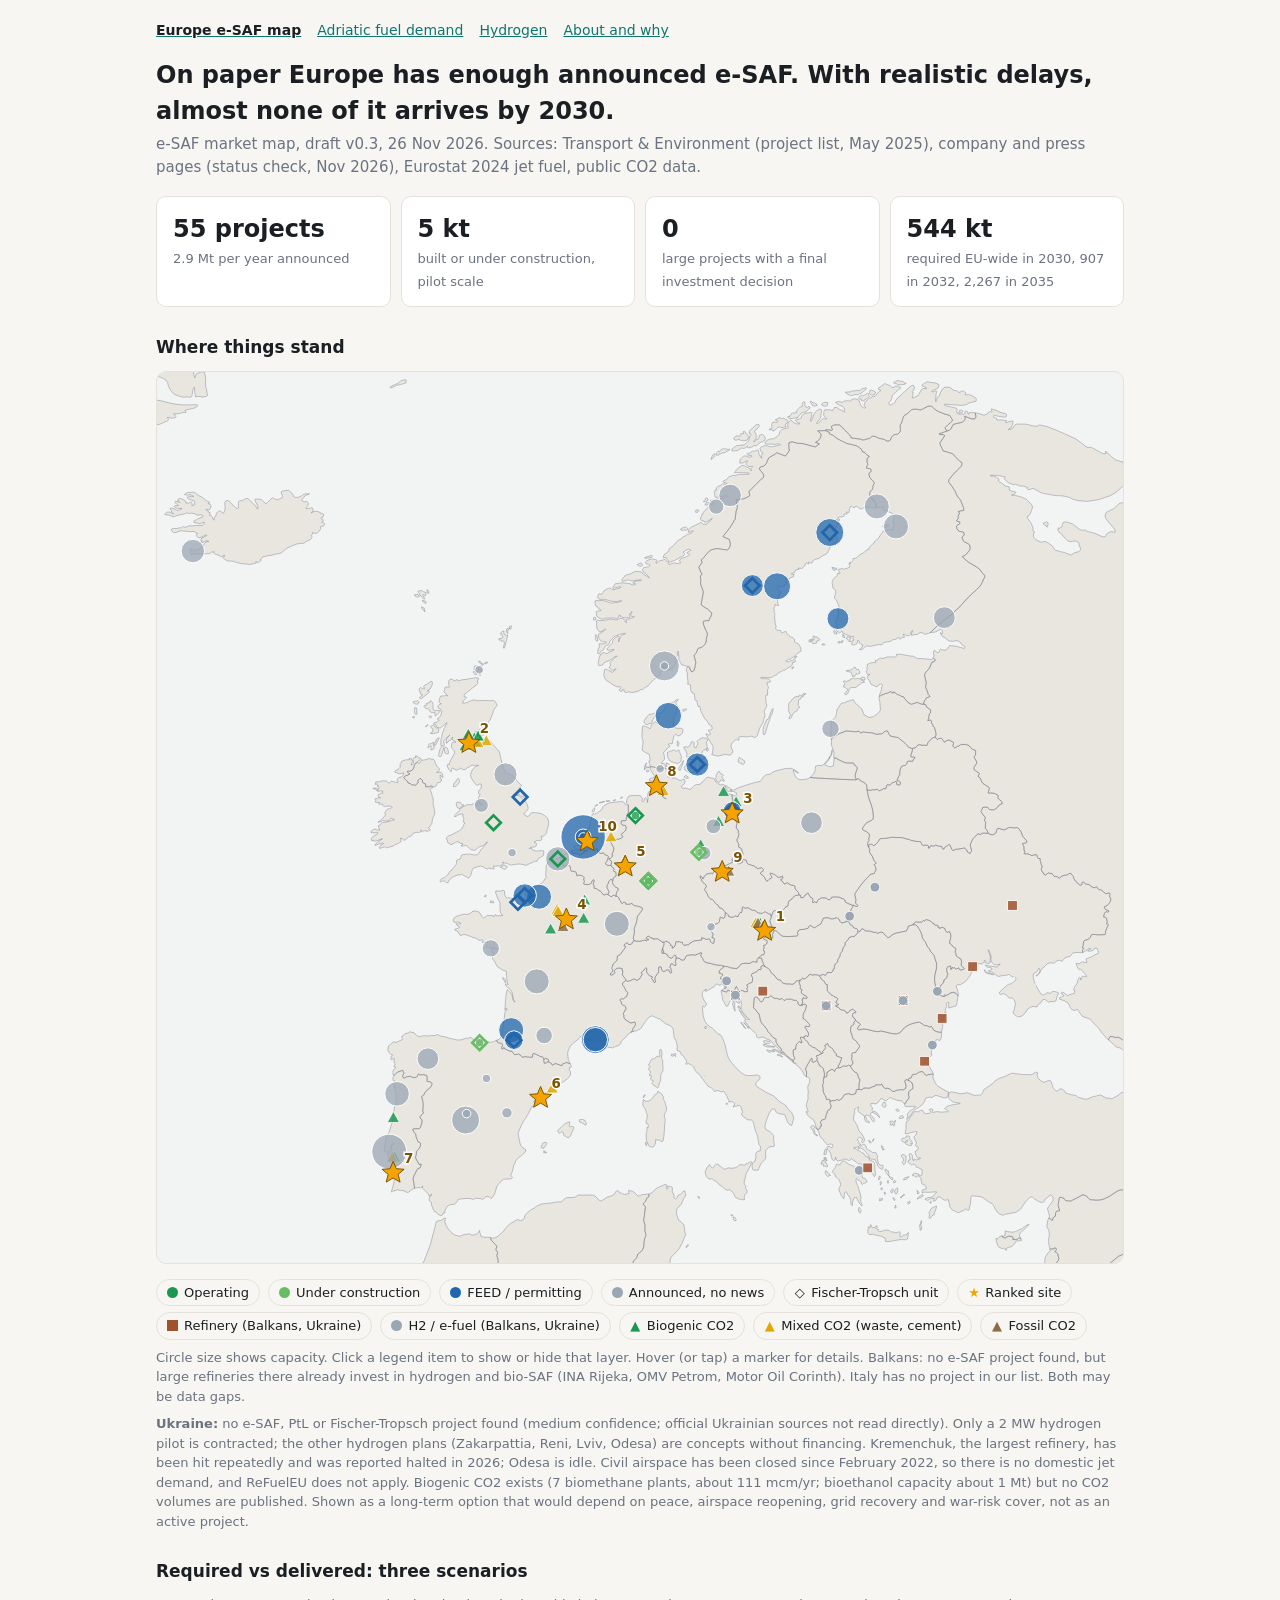
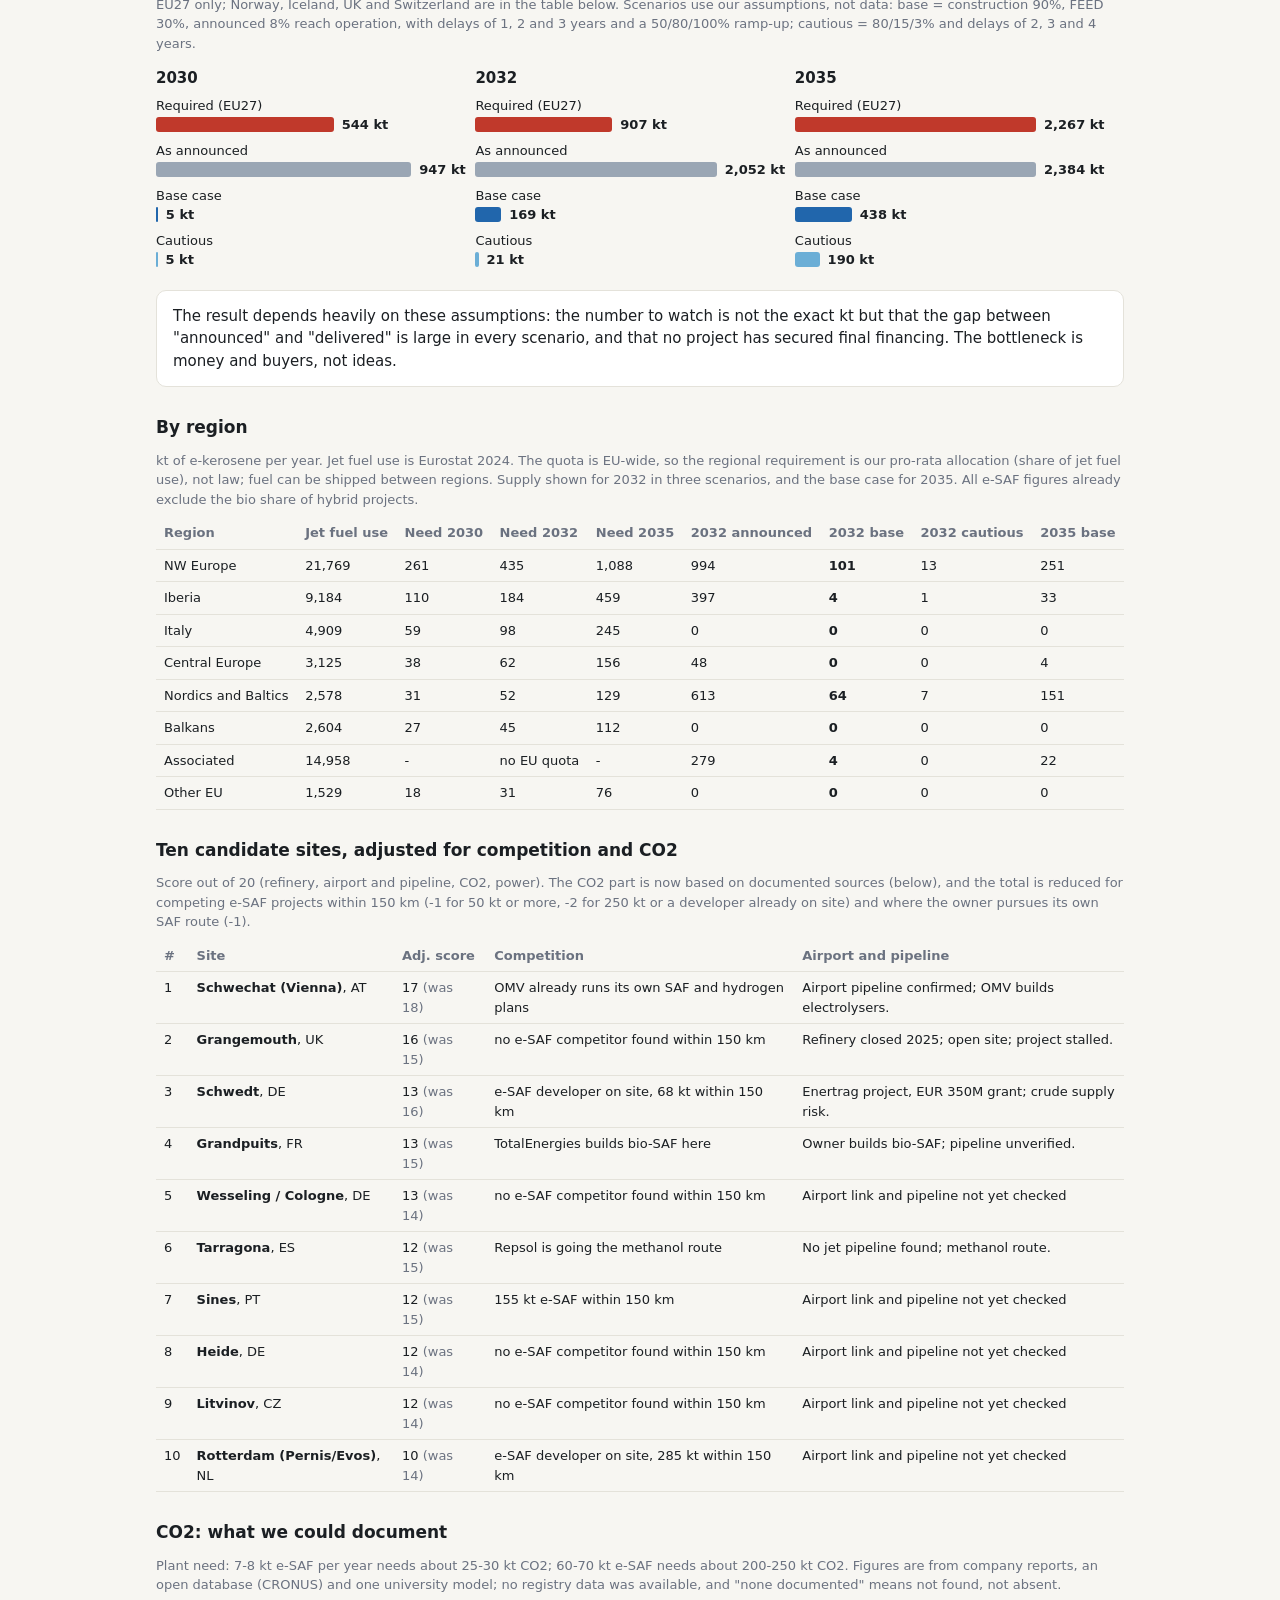
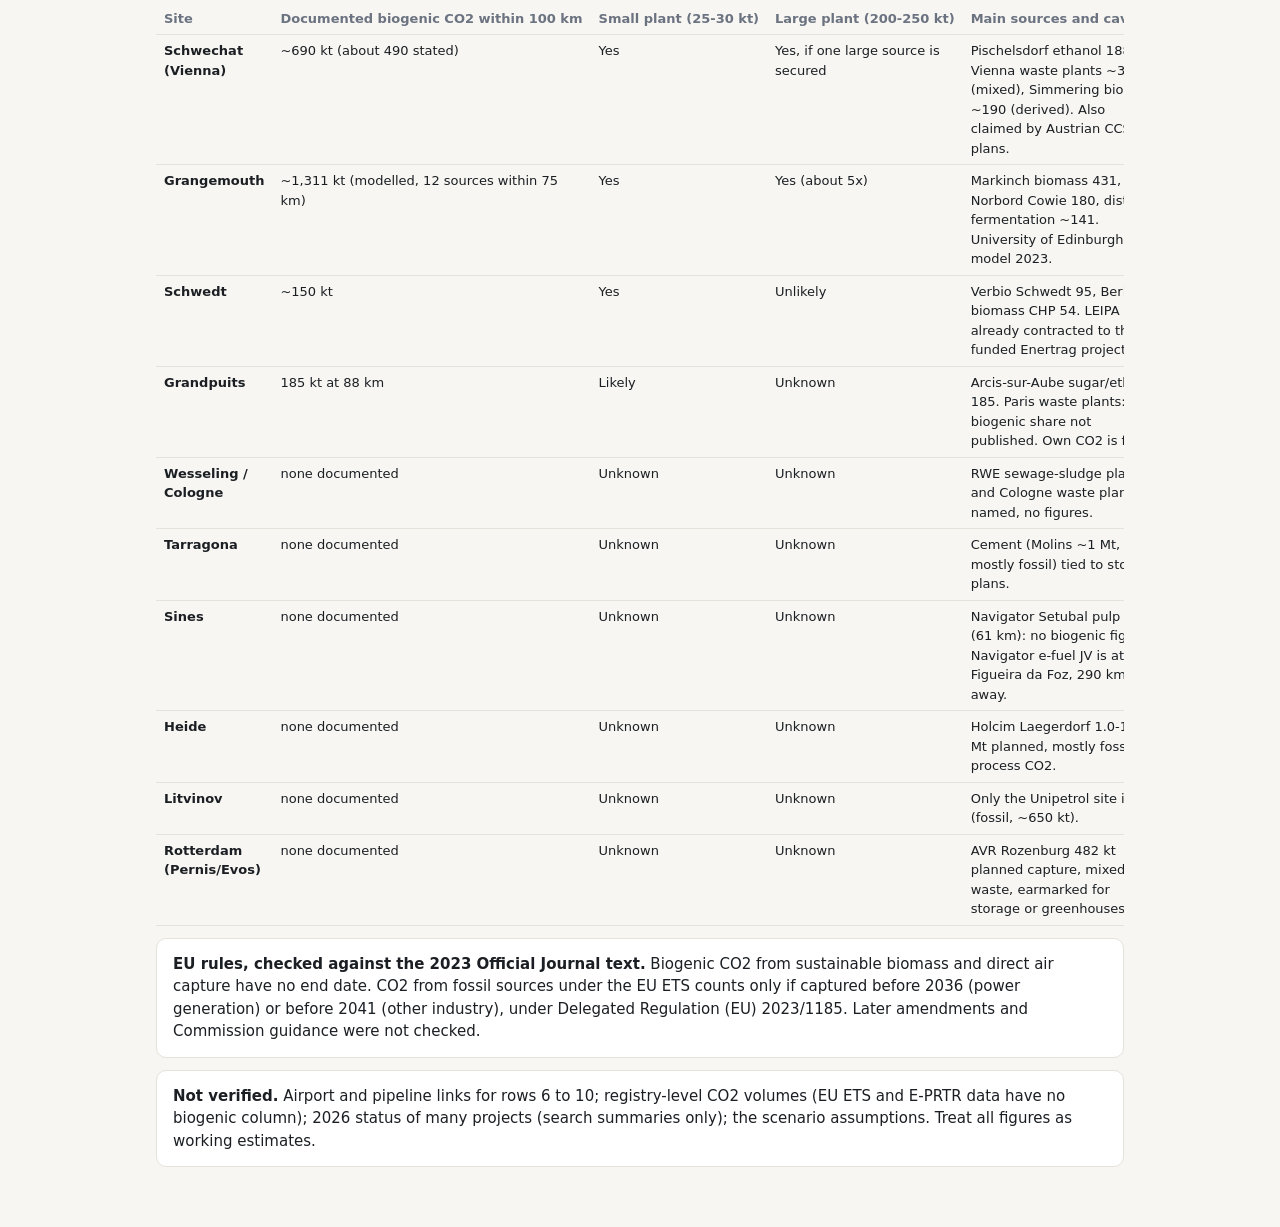
<file: index.html>
<!doctype html><html lang="en"><head><meta charset="utf-8"><meta name="viewport" content="width=device-width,initial-scale=1"><title>Europe e-SAF map</title>
<link rel="stylesheet" href="style.css">
<style>:root{--land:#e8e6df;--sea:#f2f4f4;--fg:var(--ink)}@media(prefers-color-scheme:dark){:root{--land:#2c3237;--sea:#101316}}
svg.m{width:100%;height:auto;background:var(--sea);border:1px solid var(--line);border-radius:10px}svg.m path.l{fill:var(--land);stroke:var(--mut);stroke-opacity:.55;stroke-width:.6}
.lg{display:flex;flex-wrap:wrap;gap:6px 8px;font-size:13px;margin:8px 0}
.b{margin:6px 0}.bl{font-size:13px}.bt{display:flex;align-items:center;gap:8px}.bt div{height:15px;border-radius:3px}.bt b{font-size:13px;white-space:nowrap}.gy{display:inline-block;vertical-align:top;width:32%;min-width:260px;margin:0 1% 14px 0}.mapwrap{position:relative}#tip{position:absolute;display:none;pointer-events:none;max-width:310px;background:var(--card,var(--bg));color:var(--fg,var(--ink));border:1px solid var(--line);border-radius:8px;padding:8px 10px;font-size:12.5px;line-height:1.4;box-shadow:0 4px 18px rgba(0,0,0,.3);z-index:5}#tip b{display:block;margin-bottom:3px;font-size:13px}
.lg button{font:inherit;font-size:13px;color:inherit;background:none;border:1px solid var(--line);border-radius:999px;padding:3px 10px;cursor:pointer;display:inline-flex;gap:6px;align-items:center}.lg button.off{opacity:.4;text-decoration:line-through}.lg .sw{display:inline-block;width:11px;height:11px;border-radius:50%;line-height:11px;font-size:13px}
svg.m [data-t]{cursor:pointer}svg.m [data-t]:hover{stroke:#fff;stroke-width:2}svg.m.hide-k-op .k-op{display:none}svg.m.hide-k-build .k-build{display:none}svg.m.hide-k-feed .k-feed{display:none}svg.m.hide-k-ann .k-ann{display:none}svg.m.hide-k-ft .k-ft{display:none}svg.m.hide-k-site .k-site{display:none}svg.m.hide-k-ref .k-ref{display:none}svg.m.hide-k-h2 .k-h2{display:none}svg.m.hide-k-co2b .k-co2b{display:none}svg.m.hide-k-co2m .k-co2m{display:none}svg.m.hide-k-co2f .k-co2f{display:none}</style></head><body><main><nav><a href="index.html"><b>Europe e-SAF map</b></a><a href="adriatic-fuel.html">Adriatic fuel demand</a><a href="hydrogen.html">Hydrogen</a><a href="about.html">About and why</a></nav>
<h1>On paper Europe has enough announced e-SAF. With realistic delays, almost none of it arrives by 2030.</h1>
<p class="sub">e-SAF market map, draft v0.3, 26 Nov 2026. Sources: Transport &amp; Environment (project list, May 2025), company and press pages (status check, Nov 2026), Eurostat 2024 jet fuel, public CO2 data.</p>
<div class="kpis"><div class="card kpi"><b>55 projects</b><span>2.9 Mt per year announced</span></div><div class="card kpi"><b>5 kt</b><span>built or under construction, pilot scale</span></div><div class="card kpi"><b>0</b><span>large projects with a final investment decision</span></div><div class="card kpi"><b>544 kt</b><span>required EU-wide in 2030, 907 in 2032, 2,267 in 2035</span></div></div>
<h2>Where things stand</h2><div class="mapwrap" id="mapwrap"><svg class="m" id="map" viewBox="0 0 792 731" role="img" aria-label="Map of e-SAF projects, sites, Fischer-Tropsch units and CO2 sources"><path class="l" d="M449.5,577.2L449.4,577.3L449.4,577.2L449.4,577.1L449.5,577.1L449.5,577.2ZM275.9,434.2L276.0,435.2L275.5,435.4L275.0,435.1L274.1,435.1L273.3,435.3L273.5,433.5L275.1,433.8L275.9,434.2ZM270.0,429.1L269.6,430.4L268.4,430.0L268.3,429.6L269.6,428.9L269.9,428.9L270.0,429.1ZM247.2,337.6L244.7,340.1L243.8,339.7L242.9,339.9L242.7,339.8L243.1,338.9L243.7,336.9L244.7,336.1L246.0,333.9L247.0,333.3L247.4,333.4L247.6,333.6L248.1,336.0L247.4,336.9L247.2,337.6ZM268.1,387.6L267.2,388.4L264.4,389.2L263.2,390.1L261.0,392.0L260.6,392.1L257.4,391.7L254.9,389.2L253.4,388.2L252.8,388.1L252.1,388.4L250.7,388.7L249.3,388.7L250.0,387.5L251.0,386.9L248.8,386.4L248.2,386.1L247.5,385.3L245.7,385.2L244.9,385.4L243.5,386.4L241.3,387.5L238.6,386.0L238.1,385.3L238.1,384.0L237.7,382.9L237.0,382.6L237.9,381.2L239.0,380.3L241.6,379.4L245.4,377.3L247.5,376.4L249.5,374.9L250.3,373.9L250.9,372.6L251.5,371.0L252.4,369.7L251.5,369.4L251.1,368.4L251.3,367.4L251.6,366.5L251.3,365.4L250.7,364.3L250.8,363.4L250.9,362.4L249.4,362.5L247.8,362.8L246.4,363.4L245.1,364.4L243.9,364.5L243.9,363.8L244.4,362.9L245.8,361.6L247.3,360.5L247.8,359.7L248.2,358.7L248.9,357.9L250.8,356.5L254.4,354.8L254.9,354.7L256.4,354.9L257.8,354.7L259.0,354.1L260.2,354.0L262.9,355.7L262.1,353.0L263.3,352.4L265.1,354.8L265.8,355.0L267.1,354.7L266.6,354.3L266.0,354.3L265.1,353.9L264.5,353.2L263.3,350.7L263.4,349.3L264.2,347.8L265.0,346.4L264.3,346.2L263.7,345.7L263.6,344.3L263.8,343.1L265.3,342.0L265.8,340.4L266.0,338.6L265.7,337.8L264.2,337.9L263.5,338.3L262.8,338.8L262.1,338.8L260.3,336.8L259.2,335.3L257.3,332.1L257.0,330.2L258.5,326.2L260.9,323.6L263.7,322.7L263.2,322.5L258.9,322.4L257.5,322.8L256.2,323.8L255.5,324.2L254.7,324.3L254.0,324.8L253.3,325.6L252.6,326.0L251.2,325.9L250.5,326.1L250.0,325.6L249.6,324.9L249.1,324.7L248.5,325.0L247.2,325.9L245.9,326.5L244.4,325.9L242.3,324.7L241.9,325.2L241.4,326.2L241.2,327.8L239.7,326.4L238.5,324.5L238.0,323.4L238.0,322.0L238.7,321.5L239.4,322.0L240.5,318.8L242.7,314.7L243.5,313.5L244.0,312.0L243.9,310.9L243.4,310.1L241.4,308.1L241.4,306.5L241.6,304.7L242.2,303.6L242.4,303.4L245.1,303.5L244.1,302.9L242.0,301.3L242.0,300.7L242.5,299.2L242.3,299.3L241.9,300.0L241.0,301.7L240.5,302.1L239.0,302.5L238.7,303.3L238.5,303.6L237.7,303.6L237.5,304.4L237.4,304.5L237.1,303.6L237.1,302.2L237.4,301.0L238.0,300.0L240.1,297.7L239.1,298.4L236.7,300.5L235.5,301.9L235.2,302.3L235.1,302.7L235.1,303.2L235.6,305.6L235.5,306.7L233.4,314.2L233.0,314.9L232.7,315.3L232.3,315.4L231.4,315.2L230.9,314.7L230.9,314.1L231.1,313.1L231.9,309.6L232.3,308.6L232.9,307.7L234.0,306.1L234.0,306.0L233.2,306.3L232.9,306.2L232.6,305.9L232.8,301.2L233.4,299.6L233.7,297.4L234.2,295.4L234.9,294.0L235.4,292.2L236.1,291.4L236.4,290.2L237.2,288.9L237.8,287.5L237.5,287.6L233.3,291.2L232.3,291.9L230.8,291.7L229.7,291.3L228.8,290.4L228.5,288.8L227.4,288.8L226.5,288.5L226.5,288.3L227.7,287.3L229.6,287.0L231.4,285.6L229.8,284.6L229.9,284.3L231.3,283.5L233.0,280.7L233.4,278.2L232.5,277.0L232.2,276.2L230.6,275.4L230.3,274.2L230.5,273.6L231.0,273.0L231.8,272.5L233.1,272.1L232.0,271.6L231.5,271.0L231.2,270.2L231.2,269.7L231.8,267.6L232.1,266.7L232.8,265.6L235.9,265.6L236.3,265.1L236.6,265.1L238.2,265.6L238.0,265.1L235.4,262.4L235.2,261.9L235.9,260.5L235.9,259.8L235.8,259.1L236.1,258.6L236.9,258.3L239.4,258.4L240.0,258.1L239.7,257.4L239.1,256.5L239.0,255.8L239.2,255.1L239.2,253.7L239.3,253.1L239.9,252.2L240.4,251.9L241.0,251.8L242.4,252.1L242.9,252.4L243.5,253.3L244.0,253.2L245.7,252.3L246.2,252.2L246.9,253.3L249.8,252.4L253.8,252.0L256.2,251.4L258.7,251.2L261.0,250.6L263.5,250.9L263.5,251.3L263.4,251.8L262.8,253.2L262.9,254.8L262.8,255.3L262.5,255.9L261.6,257.0L259.2,258.6L254.8,262.2L252.2,264.1L251.9,264.9L251.7,266.2L253.2,266.4L253.8,266.8L253.5,267.4L251.2,269.5L250.5,271.5L252.3,271.4L253.7,271.1L256.6,269.8L259.3,268.9L260.6,268.9L263.1,269.6L263.7,269.6L264.8,269.3L265.8,269.3L273.2,269.5L275.2,269.1L276.6,269.6L277.7,270.8L278.8,273.1L278.8,273.5L278.1,274.5L276.9,275.9L275.9,277.7L275.6,278.7L275.4,279.8L275.0,280.7L273.0,285.4L271.0,288.0L270.1,289.8L269.0,291.3L268.0,292.2L266.8,292.8L263.5,293.5L262.6,293.9L261.6,294.8L260.4,295.2L261.7,295.1L263.1,294.7L265.5,294.5L268.3,296.0L268.0,297.3L266.9,298.3L264.4,298.5L262.0,300.7L260.9,301.4L259.8,301.7L258.4,301.6L255.8,301.0L254.6,300.4L255.7,301.4L256.8,301.9L263.5,303.2L263.9,303.1L266.1,301.7L268.9,301.7L274.4,304.1L275.9,306.0L278.2,308.6L279.4,309.7L280.3,310.6L280.8,312.0L281.9,316.7L283.0,321.2L284.6,326.2L285.3,327.5L286.3,328.5L291.0,330.7L292.1,331.4L293.9,333.6L295.7,335.8L297.3,337.5L299.1,338.9L298.3,339.7L297.6,340.8L298.1,342.4L298.8,343.9L300.2,346.3L301.5,348.9L301.1,348.5L300.6,348.3L299.9,348.3L299.2,348.2L298.0,347.4L296.9,346.4L294.6,346.8L293.3,346.6L292.2,346.6L294.3,347.2L296.6,347.3L301.7,351.6L303.4,354.2L304.4,357.6L303.7,359.2L302.6,360.2L301.6,361.3L300.7,362.6L303.5,364.5L304.1,364.4L304.7,364.2L305.3,363.5L306.3,362.0L306.9,361.4L308.6,361.2L310.1,361.3L311.5,361.6L312.8,361.5L315.4,362.2L316.7,362.8L320.0,365.5L320.7,367.0L321.1,369.0L321.1,371.1L320.6,373.1L319.9,374.8L319.5,377.1L319.3,377.9L318.9,378.5L317.1,380.4L315.9,381.1L315.5,380.8L314.9,380.8L314.9,381.2L315.4,382.2L315.5,383.3L314.4,384.1L313.3,384.4L311.6,384.0L309.1,385.5L310.9,386.3L311.3,387.1L310.8,388.6L309.8,389.3L308.5,389.5L307.2,389.6L306.2,390.0L305.2,390.7L306.5,390.3L307.3,390.6L307.9,391.8L308.4,392.2L310.8,392.7L312.3,392.7L315.2,392.4L316.6,392.5L317.1,392.7L317.1,393.7L316.9,396.2L316.5,396.7L312.7,398.8L311.9,400.3L311.7,401.2L309.4,401.1L308.4,402.0L306.5,402.6L305.1,403.3L303.7,404.1L302.6,404.4L297.7,403.4L294.7,403.5L290.7,404.3L289.7,404.2L288.1,403.4L286.5,402.8L284.7,402.5L283.1,401.8L284.1,403.3L281.9,404.7L280.9,404.9L279.9,404.9L277.7,405.3L275.7,405.1L276.0,406.1L276.6,407.0L276.2,407.4L275.7,407.5L271.9,406.8L271.4,406.9L270.9,407.6L269.6,407.2L268.2,406.2L266.8,405.5L265.3,405.1L264.1,405.3L259.3,406.9L258.3,408.6L257.8,410.9L257.1,413.0L255.9,414.6L254.6,414.8L253.3,413.7L250.9,412.5L250.0,411.6L249.8,411.6L249.5,411.9L248.6,412.3L247.6,412.3L246.0,412.6L243.4,413.6L242.3,414.3L240.0,416.1L239.5,416.6L238.7,418.5L237.4,418.8L236.2,417.6L234.9,417.2L233.5,417.6L232.6,418.2L232.3,417.7L232.2,416.7L233.3,415.4L236.0,414.5L238.4,412.0L239.6,410.4L240.0,409.6L240.6,409.0L241.4,408.8L241.8,407.9L245.1,404.1L245.4,403.3L245.6,401.7L245.8,400.2L248.6,399.2L249.8,396.1L250.2,395.8L254.0,395.3L256.8,395.3L259.6,395.9L261.0,396.0L262.5,395.7L263.6,394.9L265.5,391.8L266.6,390.5L267.9,389.3L269.0,387.9L270.9,385.3L269.6,386.2L268.1,387.6ZM249.8,354.5L250.2,354.8L251.5,354.8L251.1,355.6L249.7,356.5L248.8,357.4L247.6,358.1L247.1,357.3L246.4,357.3L245.5,355.7L245.3,353.2L246.6,352.6L248.3,352.6L249.8,354.5ZM269.5,239.2L268.2,239.3L268.9,238.1L269.7,237.8L271.2,238.0L271.0,238.5L269.5,239.2ZM287.6,214.2L287.3,214.5L286.2,212.5L287.0,210.2L288.1,210.3L288.2,210.9L288.1,211.4L287.6,211.5L287.5,211.6L287.7,212.7L287.7,213.9L287.6,214.2ZM284.4,213.8L284.7,215.1L285.3,214.8L286.2,216.1L286.7,216.1L287.5,215.6L287.3,216.8L286.5,220.2L286.3,220.8L286.2,221.8L286.0,222.0L285.7,224.1L285.2,224.8L284.7,226.4L284.6,226.6L283.9,226.0L284.6,223.5L284.8,222.0L284.6,221.3L284.3,220.6L283.2,220.6L282.3,220.9L282.2,220.5L282.1,219.9L281.9,219.7L280.8,219.8L280.4,219.6L280.2,219.1L280.1,218.7L281.2,218.4L282.2,218.6L283.6,217.7L282.7,215.1L281.5,214.9L281.3,214.6L281.5,214.2L282.1,213.9L283.2,212.6L283.8,212.4L284.5,212.4L284.4,213.8ZM290.8,208.4L290.8,208.6L290.2,210.3L290.2,210.9L289.2,210.8L289.0,210.7L288.9,209.7L289.0,208.7L289.1,208.4L289.4,208.3L289.7,208.5L290.3,208.0L290.5,208.0L290.8,208.4ZM262.1,247.8L261.4,248.0L260.8,248.0L259.7,246.9L259.3,246.0L259.4,245.5L259.8,245.3L260.9,245.6L261.4,246.6L261.4,247.2L261.6,247.4L262.2,247.6L262.1,247.8ZM265.0,248.8L264.8,248.9L264.4,248.5L263.7,247.2L264.8,247.0L265.4,247.1L265.1,247.7L265.0,248.8ZM263.4,243.2L263.3,243.6L264.2,243.6L265.5,244.0L266.3,244.1L267.0,244.6L266.6,245.6L266.2,245.8L265.8,245.9L264.2,244.9L262.1,245.3L261.7,245.2L261.4,245.0L261.3,244.6L261.3,243.9L261.2,243.7L260.5,244.4L260.1,244.3L260.0,244.0L259.9,243.4L260.0,242.5L260.4,241.2L261.1,240.9L262.3,241.1L263.5,241.8L263.9,242.3L263.9,242.6L263.4,243.2ZM267.4,240.1L266.3,240.6L265.9,240.2L265.8,238.9L264.5,238.4L263.9,238.1L263.5,237.4L263.6,237.2L264.4,237.0L265.8,238.1L266.4,239.1L267.4,239.3L267.5,239.5L267.4,240.1ZM220.8,290.8L220.1,291.0L220.1,290.7L221.3,289.3L222.0,289.1L222.3,289.3L221.8,290.0L220.8,290.8ZM238.8,313.0L237.3,313.0L236.8,312.8L236.1,312.4L235.4,309.7L235.7,308.7L236.0,308.3L236.3,307.9L237.1,307.8L237.9,308.3L238.2,308.7L238.8,310.6L239.0,312.1L238.8,313.0ZM230.8,295.5L226.0,296.6L224.3,296.5L224.2,296.0L224.5,295.6L225.9,295.3L226.4,292.7L224.4,291.5L224.3,291.1L224.4,290.6L224.7,290.3L225.9,289.7L226.4,289.6L226.9,289.6L227.8,290.4L228.8,291.8L230.1,292.0L231.0,292.7L230.8,295.5ZM226.6,303.6L227.0,306.1L227.4,307.7L227.4,308.2L227.0,308.9L225.1,309.9L224.4,309.9L224.4,309.7L224.9,308.7L224.5,307.6L224.7,306.7L224.5,306.5L224.1,306.6L222.7,308.0L222.2,308.2L222.1,307.9L222.5,306.7L222.5,306.0L222.7,305.5L223.1,305.1L223.6,304.7L224.0,304.7L224.3,305.0L225.5,304.1L226.6,303.6ZM228.5,305.9L228.2,306.1L227.6,306.0L227.4,305.7L227.2,305.2L227.2,304.3L227.6,303.7L229.1,302.7L228.5,302.4L228.4,302.2L228.8,301.4L230.5,300.1L231.0,299.9L231.4,299.9L230.5,302.1L228.5,305.9ZM225.7,256.2L224.2,259.6L223.6,259.7L223.1,260.5L221.5,261.4L222.9,261.4L223.3,261.8L223.3,262.4L223.0,262.8L221.2,264.4L219.9,265.0L218.6,266.6L217.9,266.6L217.2,267.7L216.6,268.1L216.3,268.1L215.9,267.9L215.1,266.9L216.6,265.9L216.8,265.3L217.8,264.7L217.7,264.6L216.1,263.7L215.4,263.2L215.5,262.9L216.3,262.3L215.9,262.2L215.6,261.9L215.2,261.7L215.0,261.4L215.0,260.6L215.1,259.7L215.6,259.3L215.7,258.9L216.0,258.8L216.7,259.0L217.5,259.7L218.3,259.4L219.4,259.6L219.4,259.4L218.6,257.7L218.8,257.4L219.2,257.0L221.6,255.8L224.5,253.8L225.3,253.5L225.5,253.7L225.8,254.8L225.7,256.2ZM224.7,283.4L224.4,283.7L224.0,283.7L223.5,283.3L222.9,282.4L224.2,281.8L224.8,282.1L225.0,282.6L225.0,283.0L224.7,283.4ZM226.4,272.9L226.3,273.8L226.1,274.8L226.4,275.9L226.5,276.6L227.0,276.9L227.3,277.2L229.5,277.6L231.7,277.5L232.0,277.8L232.1,278.3L231.7,278.9L230.6,279.9L229.1,281.5L228.7,281.9L228.2,281.9L227.9,281.7L227.7,278.8L226.2,279.2L224.9,279.2L224.2,278.8L223.7,278.1L222.8,276.4L220.0,275.7L219.2,274.7L218.9,274.1L219.1,273.8L219.6,273.1L220.4,273.3L220.8,273.2L221.1,272.9L221.1,272.6L220.7,272.0L220.7,271.8L223.6,271.0L223.8,269.7L224.4,269.6L225.1,270.0L226.1,271.3L226.4,272.9ZM213.6,269.4L215.0,270.5L213.9,272.3L212.2,272.3L209.9,271.0L209.9,270.8L210.1,270.3L210.4,270.0L210.8,269.9L211.4,270.2L212.2,269.8L212.9,269.9L213.6,269.4ZM213.1,280.5L212.6,280.6L211.9,280.5L211.5,280.2L211.1,279.0L211.0,278.3L211.2,276.9L211.2,275.3L212.5,275.3L212.9,275.5L213.1,280.3L213.1,280.5ZM211.1,283.4L210.0,283.7L209.7,283.6L209.6,283.3L209.8,282.6L210.6,282.4L211.2,282.7L211.3,283.1L211.1,283.4ZM225.5,339.5L224.5,339.4L223.7,339.7L223.3,340.1L222.8,340.0L221.5,340.1L220.3,340.1L220.1,339.6L220.3,338.1L220.1,337.6L218.9,337.4L218.5,337.1L217.8,336.0L217.6,335.5L217.6,334.8L216.9,334.0L216.0,333.3L215.5,333.3L214.5,334.3L213.7,335.4L214.0,335.9L214.2,336.6L213.8,337.1L212.4,338.2L212.2,338.7L211.8,338.9L211.2,338.6L209.6,338.6L208.8,338.5L208.0,337.6L205.9,337.0L205.5,335.7L205.1,335.5L202.7,333.2L202.4,332.4L202.7,332.0L203.6,331.2L206.6,330.1L207.1,329.7L207.1,329.3L206.2,328.8L205.5,328.3L205.2,327.9L205.2,327.6L205.6,327.3L206.5,327.2L207.2,327.4L207.8,327.1L208.8,326.7L209.5,326.3L210.1,325.2L210.7,324.1L210.7,323.6L211.3,321.7L211.6,321.2L213.5,319.9L213.9,320.7L214.9,320.8L215.7,320.2L216.7,318.2L217.4,318.1L218.2,318.2L219.7,318.0L222.4,317.1L223.6,317.0L225.3,317.5L226.6,317.5L227.7,318.9L228.3,321.2L229.7,323.4L231.5,325.3L231.6,326.5L230.9,327.1L229.5,327.9L229.6,328.7L230.4,328.3L231.2,328.1L233.1,328.3L233.8,329.2L234.2,330.4L234.5,331.5L234.3,332.6L233.8,332.3L233.3,331.2L232.7,330.8L232.0,330.5L232.3,331.9L232.2,333.8L232.5,334.0L233.4,334.0L232.8,335.9L231.6,336.5L230.2,336.7L229.8,337.3L229.6,338.2L228.8,339.5L227.9,340.3L226.7,340.1L225.5,339.5ZM287.4,405.8L286.3,406.5L286.0,407.2L285.8,407.6L285.1,407.8L284.5,407.8L282.0,406.2L281.4,406.3L281.9,405.5L283.5,404.9L284.4,404.2L286.4,404.9L287.4,405.8ZM758.9,476.0L758.5,476.2L754.3,475.9L753.5,476.0L750.9,476.3L748.4,479.4L747.0,479.4L744.9,480.2L743.5,481.1L741.9,483.3L740.6,482.4L739.1,482.4L737.5,483.0L735.7,484.4L734.6,484.7L732.6,484.3L730.2,485.1L725.1,489.8L723.4,493.3L722.8,493.9L721.9,494.8L721.0,495.2L720.5,495.2L722.9,492.7L723.7,491.8L723.8,491.1L723.8,490.0L723.1,488.7L721.1,492.0L720.0,492.5L718.5,493.5L718.4,495.8L718.6,497.5L719.2,499.6L720.3,502.4L719.7,502.5L717.9,501.3L717.8,499.4L716.6,497.7L714.6,497.7L713.7,497.9L712.6,496.0L711.0,495.3L709.8,495.5L708.6,495.2L706.0,493.2L704.2,493.0L704.2,494.4L703.4,495.4L702.3,495.7L701.5,496.1L699.5,494.8L698.7,493.8L695.6,494.8L693.9,494.7L690.0,495.6L688.3,494.7L684.7,492.1L683.4,491.6L682.3,491.7L681.7,490.9L682.4,490.5L683.3,490.5L684.2,490.2L684.5,489.7L684.4,488.9L682.6,488.2L680.9,488.1L679.8,487.3L679.0,486.4L680.9,486.4L682.8,487.1L685.9,487.3L688.7,488.0L689.4,487.1L691.0,485.7L691.3,485.2L688.6,486.2L685.9,485.6L684.9,484.7L684.0,483.4L683.6,482.0L683.9,480.6L683.6,478.1L682.7,475.9L682.3,474.7L681.4,473.6L682.3,476.1L682.7,477.7L683.3,479.2L683.1,483.2L682.8,484.6L681.7,484.9L680.2,484.7L678.7,484.3L679.1,482.1L678.3,482.8L677.1,485.0L676.1,485.3L674.0,485.1L669.9,486.5L669.6,488.0L669.0,490.1L668.3,491.3L668.2,492.0L666.4,495.2L666.2,495.5L662.9,499.8L662.5,500.2L660.4,501.2L659.1,502.1L658.1,502.5L656.5,502.0L655.9,502.7L655.5,503.5L655.5,505.0L656.3,506.2L657.0,510.1L656.8,511.7L656.1,510.6L655.1,509.5L653.1,508.6L651.0,508.9L648.6,510.5L647.0,511.1L646.2,510.7L645.7,510.7L645.5,511.2L645.5,511.5L645.8,511.8L645.7,512.1L645.4,512.2L641.7,511.0L640.1,510.0L638.8,508.0L639.5,507.3L640.0,507.0L641.9,506.9L642.3,506.7L642.3,506.2L642.5,505.6L642.4,504.7L642.2,503.8L643.0,502.4L644.3,501.3L645.1,500.1L645.1,498.5L646.5,497.7L647.6,496.3L647.9,494.8L648.4,493.8L647.6,491.6L647.5,490.2L647.4,489.0L647.8,488.3L648.9,487.5L650.1,487.0L650.5,487.0L650.7,487.4L650.8,489.8L651.0,489.9L651.4,489.6L652.0,488.2L652.4,488.6L653.0,488.7L653.5,488.4L653.8,488.4L654.2,488.8L654.9,489.3L655.7,489.5L656.3,489.1L656.8,488.5L657.3,488.7L658.4,490.4L658.8,490.2L661.2,489.9L661.6,489.4L661.9,489.0L659.4,486.7L659.5,485.1L659.6,483.1L659.3,482.0L658.8,481.1L656.9,480.0L655.5,478.9L655.2,478.4L655.1,477.8L655.0,476.8L654.5,476.0L654.4,475.3L654.8,474.1L654.9,473.0L654.8,472.5L654.4,472.1L653.8,472.0L652.9,471.4L652.3,470.4L650.7,469.1L650.2,468.9L649.9,468.2L649.8,467.4L650.1,466.4L650.5,464.9L650.8,463.5L650.8,462.6L650.6,460.5L649.8,458.9L649.4,458.7L648.7,459.2L648.0,459.5L647.4,459.2L646.7,458.3L645.6,455.9L643.5,455.4L642.7,455.3L641.9,456.5L641.6,456.1L641.4,455.4L640.9,455.1L640.4,455.4L640.2,455.1L640.5,454.1L639.8,453.6L638.2,453.6L637.4,453.3L637.2,452.5L636.8,452.0L635.8,451.8L635.0,451.1L634.1,450.1L632.9,449.5L631.2,449.2L631.0,449.1L630.9,448.9L629.8,449.6L629.1,450.1L628.3,449.8L627.0,451.0L624.4,451.1L623.1,451.0L622.4,450.7L620.0,452.5L619.7,453.2L619.2,453.4L617.6,453.8L616.0,454.3L615.6,456.0L615.1,457.0L614.2,458.4L611.2,458.9L608.5,459.6L605.9,460.0L602.3,461.7L601.1,463.2L600.0,463.6L599.0,463.7L598.3,462.9L596.1,460.7L595.2,459.6L594.1,459.3L592.8,459.4L591.6,460.0L590.4,460.1L589.0,459.3L588.8,459.4L588.3,459.5L584.8,458.6L584.5,458.4L584.3,458.4L583.8,458.3L581.2,458.4L578.7,456.6L577.9,456.5L577.4,457.3L576.9,458.1L575.2,458.9L574.8,459.3L574.5,459.0L574.4,458.3L574.6,457.7L574.3,457.1L573.7,456.4L573.5,456.1L572.7,456.2L572.4,456.2L571.2,455.6L570.5,454.2L569.3,453.5L568.5,453.3L568.1,452.7L567.8,451.9L567.5,451.3L567.5,451.2L567.3,450.3L567.0,450.2L565.8,450.3L566.0,447.2L567.8,444.9L568.2,443.7L568.9,441.2L569.5,440.0L570.1,439.1L570.5,438.2L570.7,437.3L571.2,437.2L572.7,438.0L574.0,438.4L574.3,438.0L574.5,437.5L574.4,437.2L573.4,436.1L572.7,435.4L572.7,435.0L572.9,434.1L573.0,433.0L572.9,431.9L572.2,429.3L572.1,428.2L572.7,426.9L574.9,423.8L575.7,422.6L576.7,421.2L579.4,417.8L581.2,415.8L582.3,414.8L584.1,412.9L584.8,411.9L588.0,411.2L588.3,410.3L588.9,409.3L589.3,408.9L589.4,407.2L588.8,405.1L588.3,404.4L588.0,403.9L588.2,403.5L588.6,403.3L589.0,403.3L589.5,402.8L589.4,402.2L588.1,400.9L587.5,399.9L586.6,397.3L584.8,394.6L584.2,393.7L584.2,392.9L584.4,392.0L584.2,391.0L583.5,389.6L583.6,389.5L583.5,387.8L584.0,387.5L584.8,387.2L585.8,387.3L586.6,387.6L587.7,388.4L588.0,388.2L589.8,386.8L591.6,384.6L592.2,383.4L592.6,382.8L594.2,382.5L595.6,382.4L596.5,382.4L598.7,382.2L600.0,382.0L601.1,381.6L603.5,381.5L607.2,381.7L609.7,381.7L611.4,381.9L615.5,383.1L617.0,383.3L617.7,383.9L619.1,384.1L621.5,384.7L623.7,385.0L625.2,384.9L626.0,385.1L627.5,387.8L627.8,388.1L628.5,388.2L629.7,387.9L631.5,388.0L632.6,388.6L632.4,390.2L632.7,390.4L633.2,390.4L633.8,389.4L634.2,388.5L634.6,388.2L636.4,388.8L637.2,388.7L638.0,388.0L638.5,387.9L639.8,388.4L641.4,388.8L642.7,388.8L643.5,389.2L644.1,390.9L644.6,391.2L645.1,391.3L645.8,389.8L646.5,389.2L647.4,388.8L648.0,388.6L648.5,388.1L649.0,387.5L649.5,387.5L649.9,387.7L650.4,388.4L651.1,390.1L651.9,391.7L652.4,392.3L653.9,391.8L654.9,391.3L656.8,391.2L659.2,390.8L661.0,390.4L662.2,390.4L662.9,391.0L664.0,391.9L664.3,393.4L665.7,394.4L666.8,394.6L667.2,393.5L667.9,392.8L667.7,391.8L667.5,390.6L667.1,389.4L666.7,388.1L667.3,386.3L668.0,384.7L668.3,383.9L669.4,382.3L670.5,381.2L672.1,379.4L673.3,378.7L674.3,379.0L674.9,379.3L676.5,378.2L679.2,378.1L681.5,378.3L681.7,378.3L682.8,378.9L684.0,379.4L684.8,379.4L685.8,379.3L686.9,378.6L687.7,378.0L688.7,375.0L689.0,374.5L689.5,374.3L690.4,374.2L692.1,374.8L694.0,375.3L695.1,375.3L698.1,373.6L699.8,373.4L701.8,373.7L703.7,373.8L705.1,373.5L706.2,374.1L707.4,375.4L708.5,377.2L709.7,380.6L713.1,384.5L713.2,385.3L712.9,385.8L711.2,386.3L709.8,386.5L709.7,387.2L710.1,387.9L710.7,389.0L710.8,390.3L710.8,391.6L711.1,392.7L711.6,393.1L711.7,393.7L711.0,394.3L710.9,394.8L711.1,395.0L714.2,395.1L715.7,395.8L716.9,396.4L717.4,396.4L718.7,396.1L720.2,395.8L721.1,395.8L721.4,396.2L721.7,397.4L722.2,398.5L722.7,398.9L723.5,398.9L724.1,398.9L724.4,399.3L724.0,400.0L724.1,400.7L724.5,401.6L724.9,403.7L725.4,404.3L725.6,405.0L725.6,406.0L725.3,406.7L725.0,407.3L725.3,408.7L726.2,410.3L726.9,410.7L727.4,412.1L728.4,412.5L729.9,411.3L731.0,410.7L732.4,411.1L733.7,411.3L734.6,412.1L735.3,413.2L736.0,413.8L736.8,413.5L738.3,413.8L739.1,414.7L739.7,415.2L740.7,414.5L741.4,413.5L744.2,412.6L745.9,412.4L746.4,412.2L747.4,411.5L748.4,411.1L749.4,411.2L750.3,412.6L751.3,413.5L751.6,415.1L752.8,417.1L755.7,419.9L756.9,420.8L757.7,420.7L758.1,420.4L758.3,420.1L758.5,418.8L758.8,418.2L759.5,418.2L761.7,419.9L763.0,420.1L764.1,420.2L765.7,421.5L767.4,422.7L768.7,422.8L769.7,422.3L770.4,422.1L770.9,422.5L771.3,423.5L772.0,424.3L772.8,424.5L773.9,424.5L775.9,426.1L777.7,427.6L778.9,427.7L779.9,427.2L780.7,427.1L781.3,427.5L781.5,428.2L781.1,429.0L781.1,430.3L781.9,431.6L781.9,432.8L781.7,433.9L781.2,434.8L780.1,436.2L779.0,437.5L777.5,438.1L776.6,438.6L776.8,439.5L777.4,440.4L778.7,441.1L780.2,441.6L780.4,442.2L780.2,442.5L779.2,442.8L777.9,442.5L777.4,443.0L776.8,443.8L776.4,445.3L776.1,446.7L777.5,447.1L778.4,447.7L778.6,448.8L778.9,450.1L779.0,451.2L778.6,451.8L778.5,452.3L778.7,452.6L779.4,452.7L779.9,453.0L779.9,453.6L779.0,455.0L778.1,457.6L777.6,458.9L777.7,460.4L777.2,461.3L776.3,461.3L773.0,461.5L770.3,461.4L769.0,461.2L767.1,461.1L766.2,461.4L765.0,463.8L764.0,464.8L762.5,465.6L760.8,465.8L759.8,466.9L759.5,468.4L759.4,469.8L759.3,470.4L758.9,471.1L758.8,471.5L758.8,472.0L759.2,472.1L759.7,472.3L759.7,472.7L759.5,473.1L759.0,473.6L758.8,474.3L758.8,475.1L758.9,476.0ZM684.5,493.3L686.1,494.2L684.4,494.0L680.7,493.1L679.1,492.2L678.6,491.3L678.4,490.0L679.3,491.3L680.0,491.9L684.5,493.3ZM611.9,611.6L609.1,612.2L608.3,611.6L609.2,610.4L610.8,609.7L611.3,609.6L612.0,610.8L611.9,611.6ZM798.5,584.7L799.3,585.0L800.8,585.5L801.7,586.2L802.2,586.3L803.5,585.1L805.3,585.1L806.9,585.3L807.7,585.5L808.7,585.9L810.0,586.2L810.5,585.6L811.2,583.9L811.4,583.6L811.7,583.4L812.6,583.3L813.4,583.4L813.8,583.8L814.2,585.1L815.3,585.6L817.1,587.9L818.1,588.8L818.4,589.1L818.1,589.6L818.2,590.1L818.8,590.9L819.7,591.1L820.7,591.0L821.2,591.3L821.6,591.7L821.6,592.3L821.6,592.7L821.8,593.5L822.6,594.7L823.5,595.4L823.9,596.1L824.7,598.7L825.1,600.2L824.9,601.6L824.4,603.0L823.2,604.8L823.5,605.6L823.8,606.6L823.7,607.3L824.5,609.6L824.9,611.0L824.6,611.3L824.4,611.8L825.9,612.9L827.7,613.8L828.4,614.0L830.5,613.5L831.8,613.5L833.2,614.3L835.1,616.5L837.2,619.2L837.6,620.0L837.8,620.4L838.2,621.1L837.8,621.1L837.1,620.4L835.4,618.8L834.6,619.5L833.8,620.8L833.1,625.5L832.4,626.0L831.2,626.0L829.9,625.9L828.9,626.1L828.6,626.4L828.8,626.9L829.1,627.7L829.3,628.7L829.3,629.5L829.8,630.2L830.5,630.9L830.6,631.7L830.4,632.7L830.3,633.4L830.1,633.9L830.4,635.0L831.2,636.4L831.6,636.9L831.5,639.6L831.7,640.8L831.9,642.4L831.8,645.1L832.0,645.7L832.2,645.9L832.9,646.0L833.5,646.3L833.8,646.7L833.7,647.1L832.9,648.3L832.8,649.2L832.6,650.4L832.3,651.1L831.6,652.5L831.1,653.9L830.9,655.0L831.1,655.6L832.4,655.8L833.1,656.6L835.1,658.2L835.4,658.9L834.9,659.9L834.9,660.3L835.2,660.9L835.3,661.8L835.3,662.9L835.3,664.3L835.6,664.5L836.9,665.8L837.9,667.1L837.9,667.5L837.5,668.5L837.6,669.7L837.6,670.0L837.2,669.5L836.4,669.4L835.7,669.3L835.2,669.7L834.3,670.6L833.2,671.6L832.3,672.5L831.8,673.2L831.3,673.1L831.0,672.5L830.8,671.7L830.9,668.8L830.7,667.9L830.2,667.2L829.7,666.9L829.2,666.7L828.5,666.6L827.7,667.5L826.4,668.4L824.5,668.3L823.2,668.1L822.6,668.0L820.0,666.6L819.5,666.6L818.6,666.0L817.5,665.6L815.6,666.4L814.8,666.2L813.7,665.5L813.3,665.7L812.0,667.9L809.8,670.2L808.7,670.6L808.1,668.3L807.6,667.4L807.3,667.2L806.8,667.0L806.4,667.1L805.1,668.7L803.0,669.7L801.3,670.3L798.5,671.0L796.5,671.4L795.5,671.4L793.6,671.1L791.9,670.6L790.1,670.6L788.8,670.9L785.8,672.6L780.5,676.1L776.6,677.9L774.4,678.6L772.6,678.9L769.7,679.0L767.2,678.7L765.5,678.7L764.6,678.3L763.3,676.9L761.7,675.4L761.0,675.1L760.0,674.8L758.6,674.7L755.2,676.7L754.1,677.3L753.0,677.8L750.6,679.0L749.6,679.7L748.3,679.7L746.6,679.5L745.1,679.5L744.2,678.5L743.6,677.5L741.6,676.8L740.2,676.6L739.9,677.1L739.5,678.6L738.9,682.4L738.8,683.3L740.0,687.1L740.0,687.7L739.1,687.9L738.1,687.9L737.4,688.3L736.9,688.9L736.5,692.2L735.3,692.8L734.7,693.5L734.2,695.5L733.9,695.5L731.9,694.0L731.1,693.9L731.8,692.3L731.0,689.1L730.1,686.2L730.9,684.3L732.7,682.1L734.6,679.4L734.6,677.8L734.5,676.5L734.0,675.7L732.9,674.5L731.2,675.7L729.9,677.1L729.2,677.4L728.2,678.1L727.8,679.5L726.8,680.6L725.1,681.0L722.5,679.9L719.6,678.1L718.0,676.7L716.8,676.3L715.5,676.9L711.9,680.5L708.6,685.6L707.8,686.5L704.7,688.7L702.6,689.4L701.6,689.3L697.5,690.3L695.4,690.4L693.8,691.5L690.7,690.3L688.8,688.7L687.7,687.0L685.9,683.5L684.6,681.8L681.7,680.3L676.5,676.6L675.2,676.2L671.7,675.7L668.0,675.4L667.3,676.7L667.0,682.0L666.4,683.4L666.1,686.2L665.7,687.0L664.9,687.5L663.9,686.6L663.1,686.3L661.3,687.4L657.8,689.0L656.5,689.2L652.5,687.2L651.0,685.9L650.0,684.5L649.7,682.1L649.1,680.7L649.0,679.8L648.8,678.7L647.9,678.3L647.0,679.1L646.1,679.1L644.9,678.6L642.1,676.6L640.0,676.4L638.7,678.9L637.6,679.7L636.5,679.9L636.5,679.2L637.3,677.6L633.9,677.9L632.2,679.1L630.8,678.9L629.8,678.4L629.9,677.7L631.0,677.5L631.9,676.9L635.5,676.5L636.4,676.0L637.3,674.3L639.0,672.8L639.2,672.2L637.9,672.2L632.3,672.6L628.5,672.4L628.0,673.1L627.4,673.2L627.3,671.2L627.9,670.3L628.7,670.4L630.7,669.6L630.5,667.9L629.1,666.8L628.8,666.1L627.8,665.9L626.9,665.2L626.7,663.2L626.1,661.0L625.1,659.9L625.2,659.3L627.0,658.6L627.3,655.6L627.1,653.7L626.2,653.5L623.6,652.0L622.8,652.2L622.0,650.5L620.5,649.4L619.7,649.8L619.2,650.3L618.6,650.1L617.4,649.1L616.3,648.5L615.7,647.8L616.4,646.0L617.3,646.1L617.4,644.7L616.7,642.3L616.8,641.1L617.6,640.8L618.4,641.0L619.3,642.4L619.6,643.8L619.4,645.1L620.0,646.4L620.4,646.7L620.6,645.3L621.0,645.1L621.5,645.7L622.6,646.0L625.5,645.2L626.0,644.4L623.9,644.5L623.2,643.9L622.3,642.4L621.8,641.0L621.7,640.4L621.5,639.4L621.8,638.9L623.2,638.1L624.4,636.0L623.9,635.3L623.3,635.0L622.7,635.2L622.1,634.5L622.0,633.5L622.5,632.6L622.5,631.5L620.9,628.7L620.5,628.1L620.8,627.1L622.1,625.6L623.2,623.7L623.1,623.0L622.2,622.8L618.1,623.6L616.5,624.3L613.6,624.6L613.4,623.6L613.5,622.6L614.1,621.0L614.1,616.7L614.5,614.5L616.1,613.8L618.0,610.4L621.2,606.4L624.4,606.5L625.7,605.4L627.7,605.3L628.1,606.2L628.3,606.9L630.0,608.0L633.0,607.9L633.8,607.4L634.5,606.8L633.1,604.9L633.5,604.3L634.8,604.2L636.1,604.7L636.2,605.1L635.8,605.8L635.4,606.8L635.8,607.0L639.7,606.4L643.8,606.9L645.1,606.6L648.4,606.6L648.9,606.0L648.0,605.1L647.0,604.8L646.4,604.4L645.7,603.8L647.8,602.0L648.9,601.6L654.4,600.4L658.4,599.9L658.5,599.4L657.9,599.4L652.7,598.5L651.4,597.7L649.7,596.0L649.3,595.5L648.9,594.6L649.1,592.8L649.4,591.3L650.1,590.5L652.1,590.3L659.3,591.8L664.5,590.9L670.0,593.1L675.3,592.7L676.5,591.7L677.8,588.5L685.3,583.2L688.0,580.5L690.8,579.0L695.7,577.4L699.7,575.2L700.9,574.9L710.6,576.0L717.3,576.1L720.4,574.0L722.2,574.7L722.0,575.5L721.7,576.1L721.8,577.4L722.8,579.2L723.9,580.5L727.0,582.4L731.4,580.8L732.1,581.0L733.0,581.4L734.5,586.4L735.7,588.2L737.2,589.4L738.4,589.6L739.4,588.4L740.1,587.9L741.6,587.7L744.2,589.4L745.1,591.2L749.5,592.5L753.5,593.2L755.3,594.7L760.9,596.2L763.0,596.0L766.6,594.4L773.5,592.7L778.0,595.1L779.3,595.4L780.4,595.2L781.9,595.9L783.5,595.5L788.6,592.7L790.2,591.0L791.9,590.6L793.3,589.6L797.3,586.5L798.5,584.7ZM636.5,575.9L636.1,578.1L636.9,580.5L638.7,583.9L640.4,585.6L647.6,589.9L649.0,590.3L648.7,592.0L648.2,593.6L647.8,594.6L645.7,595.3L639.8,593.4L638.4,593.2L637.3,593.6L635.4,594.9L633.3,594.5L630.3,595.3L629.4,597.9L627.4,600.8L624.0,603.3L621.5,604.5L617.9,609.1L616.2,611.8L615.5,612.4L614.7,612.8L615.0,611.5L615.4,610.3L615.3,609.4L615.3,608.1L616.5,606.6L617.6,605.6L620.9,603.6L621.8,602.0L619.2,602.1L616.6,602.4L615.0,602.2L613.5,602.3L613.1,600.9L612.7,600.1L613.1,599.8L613.6,599.6L614.4,598.1L615.2,597.0L616.3,595.6L616.5,594.8L616.5,594.0L616.3,593.5L616.2,592.9L616.2,591.9L616.3,590.1L618.7,588.1L619.5,587.8L619.8,586.9L619.6,584.8L619.2,583.0L618.8,582.9L618.2,582.4L617.8,581.8L617.2,581.2L616.1,580.8L616.1,580.2L616.2,579.7L616.6,579.1L618.4,578.6L618.6,578.2L618.9,577.3L619.2,576.3L619.7,575.9L620.4,576.0L621.9,575.7L622.9,575.4L623.9,574.7L624.4,574.1L626.6,573.7L627.2,573.4L627.8,573.7L628.6,574.7L630.0,576.3L630.7,576.8L631.3,576.6L632.2,576.0L633.2,576.0L633.9,576.1L634.3,575.6L634.9,575.5L636.5,575.9ZM438.2,747.2L438.2,747.7L437.8,751.4L437.7,752.7L437.6,755.0L437.6,757.7L438.6,760.0L438.6,761.0L438.2,762.2L436.5,763.5L434.2,765.2L432.2,766.9L430.1,768.7L429.5,769.8L428.4,770.7L427.5,771.6L427.4,772.5L426.7,774.1L425.9,775.4L423.9,776.0L423.5,776.4L422.6,778.3L422.1,779.1L421.6,780.7L422.3,784.9L423.1,789.1L423.3,790.9L423.2,792.4L422.8,794.0L421.7,796.3L420.9,797.9L419.4,800.9L418.9,801.7L417.9,802.6L415.9,803.8L414.4,804.8L413.7,800.2L413.0,796.2L412.5,793.0L411.6,787.3L410.9,782.5L410.1,777.6L409.4,773.3L408.7,768.9L408.4,768.2L406.3,766.1L404.4,764.2L402.4,762.0L400.2,759.6L399.8,756.7L398.7,752.2L397.5,749.7L397.1,749.0L394.7,747.4L393.3,746.2L392.9,745.5L392.7,743.7L391.7,740.0L390.6,736.8L390.2,734.5L390.1,731.7L390.4,729.7L390.8,728.8L393.2,726.3L394.2,723.3L395.6,722.1L396.7,721.3L397.7,720.2L398.5,718.7L399.1,716.9L399.2,715.1L399.5,712.2L399.9,710.1L400.9,707.8L400.5,705.9L400.0,703.9L400.1,700.4L400.0,699.0L399.6,697.7L399.1,696.1L399.1,694.8L399.6,691.3L399.9,688.6L400.4,685.1L400.2,684.1L399.8,683.4L398.7,682.6L398.7,682.1L399.0,681.6L400.6,679.9L401.5,677.4L402.2,676.9L403.4,676.0L403.4,675.0L403.1,674.0L406.0,672.8L408.9,669.7L409.9,669.0L416.5,666.1L417.3,666.3L418.2,666.7L418.0,667.8L417.6,668.6L418.1,670.1L418.9,669.2L418.8,668.6L418.7,667.8L420.0,667.7L421.3,667.8L422.6,668.7L422.5,672.1L424.2,675.4L423.7,677.0L425.1,678.0L426.4,676.8L427.1,675.1L429.4,674.1L431.6,671.6L432.8,671.3L433.1,673.4L433.7,675.2L432.9,675.8L431.8,677.8L429.8,682.6L427.9,684.1L426.5,686.0L426.1,687.3L425.9,688.8L426.3,691.6L427.3,694.4L428.5,696.2L429.6,696.7L432.2,699.4L432.2,701.0L432.6,702.9L432.7,705.2L433.6,707.1L431.7,711.1L430.6,714.0L428.5,718.0L426.6,720.6L422.6,724.5L421.6,725.8L421.0,727.1L420.7,728.5L420.8,730.2L422.1,734.2L423.9,736.6L425.6,737.8L428.7,737.3L428.6,738.9L428.9,740.7L430.1,740.6L431.0,740.4L431.7,738.5L433.2,739.8L434.0,743.5L435.3,744.7L435.4,745.2L435.0,745.5L434.6,745.9L435.0,746.2L436.3,746.7L437.0,746.4L438.2,747.2ZM435.5,716.6L433.7,717.9L434.1,716.7L435.3,715.3L435.6,715.6L435.5,716.6ZM731.1,693.9L731.9,694.0L733.9,695.5L734.2,695.5L734.7,693.5L735.3,692.8L736.5,692.2L736.9,688.9L737.4,688.3L738.1,687.9L739.1,687.9L740.0,687.7L740.0,687.1L738.8,683.3L738.9,682.4L739.5,678.6L739.9,677.1L740.2,676.6L741.6,676.8L743.6,677.5L744.2,678.5L745.1,679.5L746.6,679.5L748.3,679.7L749.6,679.7L750.6,679.0L753.0,677.8L754.1,677.3L755.2,676.7L758.6,674.7L760.0,674.8L761.0,675.1L761.7,675.4L763.3,676.9L764.6,678.3L765.5,678.7L767.2,678.7L769.7,679.0L772.6,678.9L774.4,678.6L776.6,677.9L780.5,676.1L785.8,672.6L788.8,670.9L790.1,670.6L791.9,670.6L793.6,671.1L795.5,671.4L796.5,671.4L798.5,671.0L801.3,670.3L803.0,669.7L805.1,668.7L806.4,667.1L806.8,667.0L807.3,667.2L807.6,667.4L808.1,668.3L808.7,670.6L808.7,670.9L808.6,671.6L807.2,673.5L805.4,676.1L804.1,677.8L801.8,680.6L800.2,681.2L797.4,682.2L796.6,683.2L795.9,684.8L795.5,686.9L795.4,688.3L795.3,690.8L796.0,693.4L796.6,696.0L796.7,697.6L796.6,699.3L796.0,701.0L795.3,703.4L794.9,706.1L794.8,711.2L794.8,715.5L794.7,716.2L793.6,719.3L792.2,722.9L791.6,723.7L788.6,724.8L785.4,727.4L781.8,730.3L778.6,733.0L775.1,735.8L771.6,738.7L769.0,740.7L765.6,743.5L762.5,746.1L759.4,748.8L757.0,750.8L753.4,754.1L751.3,756.0L748.1,758.7L745.4,761.2L742.2,764.0L738.1,763.2L736.8,762.7L735.7,761.3L734.9,760.6L733.0,759.9L731.8,757.2L731.1,756.3L729.8,755.9L729.9,755.0L730.6,753.4L731.3,751.7L730.9,750.8L730.8,750.0L730.8,749.0L731.2,748.1L731.0,747.0L730.6,745.9L730.4,745.3L730.4,744.3L730.5,743.5L730.8,742.3L731.3,741.7L731.4,741.0L731.9,740.3L732.6,739.8L732.7,739.3L732.7,739.1L732.0,738.6L731.6,737.7L732.0,736.5L732.2,736.1L732.6,735.5L733.4,734.5L734.1,734.4L734.7,734.4L735.7,734.5L736.5,734.6L736.7,734.4L736.7,734.1L735.7,733.3L735.7,732.7L735.9,732.1L736.6,731.0L737.4,730.3L737.8,730.1L738.8,728.6L739.4,726.9L738.4,722.8L737.8,722.2L736.9,721.6L736.3,721.5L736.2,721.2L737.0,720.2L737.5,719.3L736.9,718.4L735.9,718.0L735.5,718.9L734.1,719.0L732.1,719.0L731.1,714.6L731.0,712.8L731.0,710.6L731.7,707.4L731.4,705.9L731.3,704.9L731.1,703.6L729.5,700.6L730.4,695.2L731.1,693.9ZM414.5,467.5L414.8,467.8L415.7,468.7L415.5,470.1L414.5,472.5L414.0,474.4L414.0,475.9L414.0,476.5L414.2,476.5L415.2,476.6L415.6,476.6L417.1,477.0L418.3,477.6L418.6,478.2L418.7,479.0L420.1,480.0L421.8,480.6L422.3,480.4L424.4,478.0L425.2,478.4L425.7,479.7L425.6,480.4L425.1,482.9L425.0,484.3L425.5,485.2L425.5,485.9L425.4,486.5L424.5,486.6L423.5,486.2L422.6,485.1L421.8,485.3L421.2,485.5L420.9,486.6L420.7,487.8L420.7,488.5L421.2,489.0L421.5,490.2L421.7,491.6L422.0,492.3L421.7,492.6L421.2,492.8L420.7,492.6L419.8,490.9L419.4,490.2L418.8,490.1L417.6,490.5L415.9,491.5L415.1,491.5L414.5,491.3L414.0,490.5L413.5,488.9L413.3,487.8L413.0,487.9L411.8,487.6L411.3,488.0L411.3,489.6L411.2,491.7L410.6,493.0L409.0,495.3L408.5,496.2L408.2,497.0L408.2,497.6L408.4,498.6L408.7,499.7L408.5,500.3L407.6,500.6L407.0,499.9L406.8,498.9L405.5,497.3L406.1,496.1L406.0,495.7L403.9,495.1L403.0,494.1L401.7,492.5L401.4,491.7L401.5,489.4L401.4,488.8L401.2,488.6L400.6,488.6L399.8,489.4L399.0,490.6L397.3,492.0L397.1,492.2L397.7,493.6L397.7,494.1L396.4,496.2L396.1,497.0L394.4,498.3L393.6,498.8L391.3,497.8L390.7,497.7L389.6,498.3L388.1,499.0L385.7,499.6L384.8,499.1L384.4,498.7L384.2,498.0L383.6,496.9L382.9,496.2L382.4,495.5L381.8,494.7L381.5,494.0L382.0,491.9L381.6,491.1L381.4,490.0L381.5,489.3L381.3,489.1L379.1,488.7L377.3,488.9L376.1,489.6L375.0,490.8L374.8,491.0L374.9,491.2L375.4,492.3L374.6,493.5L373.2,494.4L372.2,494.5L371.8,494.3L371.8,493.1L372.6,492.6L373.3,491.8L373.5,490.7L373.6,489.9L372.9,488.9L373.0,488.3L373.5,487.2L373.7,486.2L374.1,485.3L375.6,483.9L377.1,482.5L377.3,481.0L377.4,479.2L377.6,478.7L379.7,477.7L380.2,477.2L380.4,476.6L382.0,474.6L383.6,472.5L383.9,471.9L384.2,471.5L384.2,471.1L384.0,470.9L383.2,470.7L383.0,470.1L383.8,468.9L384.8,468.2L385.8,468.2L386.2,468.5L386.2,468.9L386.6,469.3L387.4,469.4L388.3,469.3L389.2,468.9L389.8,467.8L390.1,467.1L391.6,466.2L392.6,466.6L395.3,466.8L397.3,466.5L398.6,465.9L400.1,465.9L401.2,466.3L401.3,466.2L401.6,466.1L401.9,465.8L402.9,465.6L403.0,465.3L403.0,465.0L402.8,464.9L401.6,465.0L401.1,464.8L401.0,464.3L401.4,463.5L402.3,462.8L403.1,462.6L403.6,462.8L404.9,464.1L405.2,464.2L405.4,463.9L405.7,463.8L406.2,464.0L406.7,464.8L406.7,465.0L409.7,464.7L410.4,464.7L412.4,466.1L414.5,467.5ZM529.1,266.5L528.1,266.9L527.6,268.3L526.8,268.5L526.0,269.0L525.7,273.3L527.1,275.0L526.4,275.2L525.6,275.7L525.2,276.4L524.6,278.0L522.7,278.9L522.0,279.6L520.9,281.0L520.3,283.2L519.2,284.1L518.0,284.3L518.7,282.5L519.7,281.1L518.8,280.2L518.2,278.6L517.5,277.5L518.1,276.1L517.8,274.0L517.9,271.9L518.7,270.8L519.6,270.0L521.1,268.0L522.7,266.6L524.9,265.9L525.9,266.5L526.3,265.2L527.1,264.9L527.7,265.2L529.1,266.5ZM498.6,296.6L497.9,297.6L497.4,297.5L497.0,296.2L496.9,292.8L497.2,291.2L499.8,285.1L501.0,284.7L502.6,281.0L503.0,279.4L503.8,277.9L504.2,276.5L504.5,276.0L505.3,276.3L505.6,276.5L504.8,277.3L504.9,278.3L504.9,278.7L502.8,283.0L502.3,285.9L501.6,286.6L498.6,296.6ZM436.9,243.0L437.9,245.5L438.7,245.8L439.9,245.2L440.8,243.4L441.2,240.7L441.8,238.1L441.1,235.3L440.4,232.9L440.4,232.2L442.2,230.2L442.8,228.5L443.4,226.9L444.1,226.4L445.1,226.2L446.2,225.9L447.7,224.9L449.0,223.5L450.0,222.2L450.4,219.6L450.4,218.3L450.8,217.3L451.3,215.5L450.9,213.6L449.5,210.8L448.0,206.8L447.8,204.7L448.4,204.3L449.8,203.9L452.4,203.8L452.7,203.6L452.9,202.6L453.5,201.4L454.1,200.4L454.6,199.1L454.8,197.9L453.3,196.0L451.3,194.2L450.0,193.6L447.7,192.0L446.1,190.7L447.0,185.7L447.7,182.0L447.8,181.1L447.8,179.7L445.6,173.7L445.7,172.4L445.9,171.2L445.6,169.1L445.5,167.3L445.9,166.8L446.8,165.7L445.9,164.2L445.9,164.0L444.2,160.1L446.8,156.2L446.3,154.1L447.8,152.6L450.6,149.3L452.2,147.4L452.5,147.1L453.7,146.2L456.1,145.3L458.6,144.8L459.8,144.8L464.3,145.5L467.7,146.0L468.2,145.5L469.0,144.4L469.9,142.9L470.0,141.2L469.7,138.7L469.1,137.2L466.7,136.2L464.0,134.9L467.3,130.7L469.6,127.8L472.4,123.4L473.3,121.6L474.0,120.9L474.8,114.2L475.4,112.3L475.8,111.3L475.8,110.3L475.5,108.6L474.7,104.7L479.2,104.2L480.7,104.0L482.1,103.5L484.7,102.3L486.0,101.3L485.3,97.7L486.9,96.5L490.8,92.3L495.1,88.2L497.1,86.7L497.3,85.9L497.5,84.7L496.5,82.8L495.6,81.7L493.7,79.5L494.6,77.9L495.9,77.6L497.7,77.0L499.1,75.7L499.3,75.5L501.6,70.3L506.3,67.7L508.1,66.2L511.0,67.3L515.2,68.9L517.1,66.5L517.7,65.6L518.4,64.3L518.1,62.1L518.0,59.1L518.2,58.0L519.9,57.4L520.8,57.3L525.5,58.5L526.7,58.5L528.9,58.6L531.3,59.2L536.5,60.6L538.7,61.2L539.9,61.3L540.9,60.6L543.1,58.9L539.9,57.7L542.0,56.4L543.1,55.1L544.1,53.6L544.4,51.7L544.3,50.7L543.6,50.0L541.6,48.3L546.2,48.1L547.7,48.0L551.0,49.2L551.1,49.4L551.1,50.0L551.3,50.6L554.5,52.1L555.4,52.9L557.3,54.1L557.8,54.8L559.6,55.6L560.9,56.4L562.5,57.0L564.2,58.1L566.6,58.9L568.6,59.2L573.7,60.6L574.5,61.1L575.9,62.1L577.5,63.2L578.4,65.6L580.1,65.7L580.5,66.5L582.0,67.9L583.9,69.1L583.9,69.5L582.3,70.7L582.1,72.2L582.3,74.2L582.8,75.8L582.7,76.2L582.3,76.8L581.9,77.7L581.7,78.4L581.7,78.8L581.9,79.0L582.7,79.0L584.2,79.2L585.1,79.5L585.6,81.4L585.4,81.7L584.2,82.5L583.8,83.2L583.7,84.2L584.0,85.2L584.4,86.4L585.4,87.7L586.7,89.0L587.6,90.1L588.0,90.9L588.1,91.4L587.5,92.1L587.0,93.5L586.9,95.0L586.7,96.0L585.5,97.4L584.7,97.9L584.5,98.6L584.3,99.8L584.6,101.3L584.7,102.3L584.9,103.1L585.3,103.5L587.1,104.4L588.2,106.1L588.9,107.5L590.1,111.0L587.0,111.5L584.5,110.6L583.4,111.0L581.3,111.1L578.9,111.4L578.1,112.1L577.5,112.4L575.3,111.4L573.2,109.8L571.7,111.0L570.7,111.2L569.8,110.1L569.1,109.9L568.6,110.3L568.3,111.3L567.7,112.1L567.6,112.6L567.5,114.6L567.3,115.1L565.3,114.8L565.4,115.4L565.8,115.6L566.0,116.0L565.3,116.4L563.3,116.4L563.1,116.8L563.7,117.6L563.2,118.2L562.8,118.5L560.4,118.9L559.0,118.8L558.7,119.2L558.5,119.7L558.8,120.3L559.4,120.6L559.6,120.9L559.6,121.6L559.0,121.8L557.6,120.5L557.2,120.6L557.5,121.2L558.3,122.0L558.8,122.7L559.2,123.6L559.1,124.3L557.4,126.5L555.8,127.9L554.6,129.2L553.9,130.5L554.7,131.1L555.6,132.1L556.2,134.0L557.0,135.7L558.5,137.2L558.2,138.1L557.8,138.8L555.3,140.4L552.5,142.8L549.4,148.8L548.4,149.6L545.7,150.6L544.7,151.7L542.7,152.8L539.2,153.8L537.6,155.3L536.9,156.7L536.1,156.8L535.3,156.2L534.3,155.8L534.1,156.8L534.2,157.5L532.5,156.4L531.7,157.4L531.1,159.0L528.7,161.1L526.0,160.7L525.8,161.1L526.5,161.4L526.5,161.7L526.1,161.9L525.3,161.9L524.3,162.3L523.5,162.3L523.2,163.3L522.6,164.5L521.1,165.0L520.4,165.1L520.0,165.8L522.3,166.0L522.1,166.6L522.0,167.1L521.8,167.8L519.2,168.7L518.8,169.4L518.3,169.8L517.1,169.8L517.2,169.4L517.3,169.0L515.7,169.0L515.1,167.9L514.8,168.2L515.0,169.1L515.4,169.9L515.9,171.2L515.5,172.0L515.1,172.4L515.4,172.8L516.3,173.0L516.7,173.5L515.6,174.0L514.2,175.5L512.8,175.5L512.0,176.4L511.1,176.4L510.3,175.8L509.2,175.3L508.8,176.2L508.7,176.9L509.4,178.7L510.6,180.1L511.8,180.7L511.0,181.1L510.3,182.0L509.6,184.8L509.2,185.9L508.7,187.9L509.0,189.5L509.3,190.3L509.8,191.4L508.3,191.3L506.6,190.6L506.8,191.9L505.8,193.5L506.0,194.9L506.2,195.8L505.9,197.3L506.4,197.8L506.6,198.7L506.2,199.3L506.4,199.9L506.4,201.9L506.8,205.0L506.7,205.7L507.6,208.4L507.4,209.4L507.2,210.6L508.6,211.8L509.7,211.8L510.9,211.7L511.3,212.0L511.8,212.8L512.2,213.8L513.1,213.7L514.7,212.9L515.7,212.7L516.4,214.3L518.2,216.3L519.2,217.2L521.1,217.7L522.9,219.3L522.7,221.3L523.4,221.9L525.7,222.7L526.5,223.7L526.8,224.6L527.4,225.4L528.1,227.6L527.9,229.0L527.0,229.5L524.9,230.9L523.9,232.0L523.2,232.7L521.1,234.2L520.3,234.5L519.5,235.2L518.8,235.5L518.2,235.3L515.8,236.7L516.0,237.3L517.8,237.6L518.8,237.3L519.5,236.6L520.3,236.4L521.0,236.6L521.7,236.0L522.3,235.8L523.0,236.1L523.6,237.4L522.2,238.1L521.2,238.1L520.7,240.3L520.1,241.2L519.7,241.6L517.4,242.5L515.9,243.7L514.2,244.6L513.4,244.4L512.3,245.4L509.7,246.5L508.4,248.0L505.5,249.4L504.0,250.5L499.9,250.5L496.0,250.3L494.8,250.9L496.0,251.0L496.9,251.5L498.0,251.3L500.4,251.6L501.7,251.8L503.3,253.7L502.1,254.3L500.0,254.8L500.8,257.3L501.5,259.1L500.6,260.1L500.6,264.9L499.4,264.9L498.9,266.9L499.3,267.9L499.2,270.2L499.5,271.7L500.0,273.0L499.8,274.4L497.9,277.6L498.0,279.1L498.3,280.0L498.6,281.4L497.7,284.2L497.1,286.5L496.4,288.4L494.8,290.8L494.0,292.5L492.2,297.9L491.3,299.0L490.2,299.8L488.9,299.1L487.7,298.6L486.3,298.7L484.1,299.3L480.8,298.9L477.6,299.1L476.8,299.6L477.3,301.6L476.1,301.9L474.9,301.3L473.9,302.0L473.0,302.7L471.4,304.4L470.8,305.5L470.7,307.5L471.5,309.3L472.3,311.4L470.3,314.0L469.2,314.1L465.9,313.4L460.1,315.0L454.8,313.7L455.5,312.4L455.5,311.3L455.7,309.8L455.9,308.2L455.9,307.1L455.5,306.0L454.2,304.5L451.3,299.6L450.5,297.5L449.9,296.6L450.3,296.6L452.7,297.7L453.2,297.5L453.8,297.1L453.1,295.5L452.5,294.8L452.1,293.7L453.5,293.4L454.5,293.4L455.2,292.2L454.8,290.2L453.7,289.6L452.8,289.3L451.1,286.2L449.3,284.6L446.0,278.3L444.9,274.0L443.7,274.4L443.2,272.6L442.8,270.8L442.7,269.5L441.0,268.8L441.0,267.8L440.6,263.8L438.8,263.2L437.6,260.9L437.4,256.6L436.2,255.8L435.2,256.1L435.2,255.0L435.4,254.0L434.9,250.0L434.7,246.3L434.2,245.3L434.0,244.0L434.2,242.9L434.5,242.2L435.7,242.0L436.9,243.0ZM530.1,264.8L529.9,266.0L529.3,265.9L528.7,265.0L529.9,263.6L531.6,263.7L532.2,264.0L530.1,264.8ZM521.2,243.2L520.7,243.4L520.4,243.3L520.8,242.4L521.0,242.0L521.8,241.6L522.0,241.7L521.2,243.2ZM523.4,234.6L523.1,235.2L522.8,234.4L522.9,234.3L523.1,233.5L523.7,233.1L524.6,233.3L524.6,233.5L523.7,234.2L523.4,234.6ZM319.3,640.1L319.0,640.4L318.2,640.1L317.0,640.1L317.0,639.4L317.1,638.8L317.4,638.3L318.1,639.4L319.3,639.6L319.3,640.1ZM337.9,618.3L339.1,619.0L340.3,618.4L340.9,618.6L341.6,618.9L341.7,620.1L341.1,621.5L340.4,622.9L339.7,624.4L339.1,626.2L338.0,627.3L337.0,627.9L334.9,626.6L333.7,626.2L333.4,625.8L333.1,623.8L332.6,623.2L331.8,622.9L331.1,623.4L330.2,624.4L329.6,623.4L328.9,623.2L328.6,622.6L328.6,621.8L333.6,617.1L335.0,616.0L338.1,614.8L338.5,615.0L338.1,615.7L338.1,616.0L338.5,616.4L338.4,617.0L338.1,617.4L337.9,618.3ZM351.7,617.3L351.5,617.6L347.8,615.3L346.6,615.1L346.3,614.7L346.3,613.5L346.4,613.0L348.9,612.8L350.9,613.6L351.9,615.9L352.0,616.2L351.7,617.3ZM317.5,635.3L317.1,636.5L315.2,636.1L314.8,635.6L315.2,634.3L315.8,634.1L315.8,633.1L316.3,632.2L318.9,631.4L319.5,632.1L319.6,633.0L318.1,635.1L317.5,635.3ZM278.6,547.8L278.6,548.5L279.1,549.4L279.6,549.8L280.6,550.2L281.4,550.3L282.5,550.5L283.2,551.1L283.3,551.9L283.0,552.8L282.6,553.7L282.3,554.4L282.6,554.7L283.0,555.0L283.4,555.1L283.7,555.0L283.9,554.5L284.3,553.9L284.5,553.8L284.5,554.1L284.7,554.6L286.0,555.3L288.9,556.7L290.0,556.8L291.0,556.9L291.3,557.5L293.1,559.7L293.5,559.6L294.4,559.6L295.4,559.5L296.1,559.1L296.5,559.1L297.0,559.6L297.6,559.9L298.5,560.6L299.2,561.5L299.6,561.8L302.5,561.2L303.2,561.7L303.9,561.7L304.7,561.6L306.3,561.9L307.7,561.8L307.8,561.6L308.0,559.6L308.2,558.9L308.5,558.8L309.3,558.9L312.3,560.1L313.5,560.8L314.6,561.3L315.7,561.4L316.3,561.8L317.3,563.6L317.1,564.6L317.2,564.9L317.3,565.5L317.3,566.3L317.5,566.7L318.0,566.8L318.6,566.6L319.2,566.4L320.3,565.6L320.6,565.4L322.5,566.4L323.3,566.9L323.6,567.6L324.0,568.2L324.5,568.3L325.3,567.7L326.6,567.0L328.6,567.6L331.0,568.5L332.0,568.6L332.0,568.2L332.2,567.6L332.6,567.3L333.1,567.2L334.0,566.9L334.9,566.4L335.8,566.1L336.8,566.5L338.0,566.9L338.7,566.9L339.0,568.1L339.6,568.6L339.8,569.6L338.8,570.2L338.1,570.2L338.0,572.1L338.2,572.6L338.8,573.1L339.0,573.6L339.1,576.3L337.9,578.0L336.2,579.8L327.9,585.6L325.9,588.5L325.1,589.1L319.0,590.9L314.6,592.9L312.5,593.5L309.9,596.9L308.7,598.2L309.7,598.6L310.8,600.2L310.4,600.9L308.8,602.0L308.1,602.3L307.7,602.1L307.3,602.3L304.5,608.0L302.0,612.2L300.6,614.0L299.2,616.7L296.2,623.6L296.2,625.6L297.7,632.5L298.5,634.4L299.7,635.9L302.0,637.2L302.5,638.5L301.8,639.7L299.5,641.8L295.6,644.8L293.9,647.1L293.5,649.3L292.4,650.3L291.9,653.4L291.3,655.5L291.1,656.2L290.3,657.8L290.3,658.9L291.5,660.5L290.9,661.1L290.3,661.4L288.9,661.6L284.2,661.8L280.4,665.2L278.5,668.2L276.9,673.8L274.8,677.1L273.9,677.7L272.5,676.3L270.7,676.0L269.0,676.5L268.1,677.7L266.7,678.3L265.3,677.8L262.3,677.5L261.0,677.5L258.9,678.4L257.2,677.8L254.2,677.5L247.7,678.2L246.9,678.6L246.1,680.0L244.0,682.4L240.9,682.5L238.0,684.0L237.4,685.0L236.1,687.6L235.8,689.6L235.5,689.6L235.2,689.2L234.8,689.3L234.5,690.8L233.5,691.5L232.6,691.7L230.4,690.5L228.6,688.7L227.6,688.6L226.1,685.7L225.4,683.9L224.9,682.0L225.0,681.2L224.9,680.6L223.5,679.8L223.1,678.0L224.2,675.7L225.0,674.7L225.5,674.4L224.3,674.5L223.4,676.0L222.2,673.6L217.5,669.0L217.8,667.9L217.7,667.3L217.0,668.6L216.4,668.9L214.0,668.7L211.2,669.3L210.5,664.4L210.1,662.5L210.0,661.3L210.8,658.6L211.6,657.4L212.6,655.1L213.9,653.1L215.2,652.7L215.8,652.4L216.3,650.9L216.6,649.6L216.4,649.5L214.8,649.7L212.0,644.3L212.1,643.5L212.4,642.2L212.7,640.6L212.7,639.3L213.5,638.2L214.6,637.1L215.5,635.6L216.0,634.0L216.1,632.6L215.6,631.7L214.0,631.1L212.4,627.1L212.1,624.7L211.7,624.4L210.7,623.3L209.8,621.2L209.7,620.9L210.6,620.5L214.7,620.4L215.5,620.0L215.7,619.8L216.4,618.2L217.2,615.5L217.3,613.8L217.1,613.1L215.7,611.5L215.7,611.0L215.9,610.2L216.7,609.3L217.8,608.4L218.4,607.5L218.3,606.9L217.9,606.2L217.9,605.6L218.1,604.8L218.1,602.2L218.3,601.5L218.1,599.1L217.8,597.1L217.0,594.6L217.1,594.0L217.5,593.5L218.8,592.7L219.8,590.6L221.3,588.8L223.3,587.4L224.6,585.9L225.2,584.7L225.6,584.4L225.4,583.8L225.2,583.0L224.4,582.2L223.4,581.8L222.3,581.8L221.6,581.7L221.4,581.0L221.5,579.4L221.4,577.7L221.2,576.9L220.7,576.4L219.6,576.5L218.8,576.1L218.1,576.0L217.7,576.3L215.7,576.2L214.9,575.9L214.3,575.6L214.0,575.8L213.8,576.1L213.7,576.6L213.6,577.3L212.9,577.9L211.3,578.5L210.0,578.4L208.7,578.0L208.4,577.7L207.8,577.4L205.3,577.8L205.0,577.5L204.2,578.1L203.0,578.9L202.3,578.9L202.0,578.8L201.9,578.4L201.4,577.3L201.5,576.7L202.5,574.9L202.4,574.5L202.0,573.9L201.7,573.1L201.5,572.6L200.9,572.6L200.2,573.0L197.6,573.9L197.0,574.2L195.9,575.1L194.7,576.4L193.9,576.7L193.5,576.3L193.4,573.2L194.8,571.2L195.8,569.9L195.3,569.7L194.3,569.7L194.4,568.7L194.9,568.3L195.3,567.2L194.8,566.8L194.4,566.1L194.4,564.3L194.5,563.5L194.4,562.8L192.2,563.8L191.7,563.7L191.7,562.3L192.8,560.3L193.0,559.7L191.6,559.4L190.6,558.4L189.9,557.5L189.3,556.2L189.3,555.0L189.9,552.4L190.9,551.6L191.8,551.1L193.6,549.2L196.1,549.6L197.6,549.2L199.0,548.2L199.8,548.0L201.1,547.2L201.1,546.1L200.6,545.2L201.0,544.4L202.4,543.5L204.0,542.2L205.9,542.0L207.7,540.8L209.0,541.6L210.0,541.3L211.3,542.2L212.9,544.1L215.4,545.0L217.3,544.3L220.7,544.2L222.4,544.4L225.4,544.0L227.2,544.1L229.9,543.2L232.1,544.4L236.3,545.0L238.8,546.0L245.8,547.6L248.4,547.7L251.9,546.7L253.4,546.0L254.8,546.4L256.9,545.6L257.8,545.8L259.1,547.0L263.6,548.5L264.8,547.2L265.6,546.9L268.8,547.7L272.1,549.4L273.7,549.5L276.2,549.0L278.2,547.9L278.6,547.8ZM570.7,437.3L570.5,438.2L570.1,439.1L569.5,440.0L568.9,441.2L568.2,443.7L567.8,444.9L566.0,447.2L565.8,450.3L565.6,450.6L561.5,451.7L560.9,451.5L560.3,450.9L560.0,450.4L559.8,450.1L559.5,449.2L559.0,448.6L558.3,448.1L557.7,447.5L556.8,447.5L554.6,448.3L553.0,448.4L552.0,448.1L550.7,447.6L548.0,447.5L546.1,448.0L545.9,448.6L544.3,452.5L541.8,453.9L539.6,455.4L539.0,455.7L538.0,455.2L536.7,454.4L535.7,453.9L535.0,454.1L534.2,455.1L533.8,456.1L531.4,456.8L527.2,457.2L525.7,458.2L525.2,459.4L525.2,460.3L525.6,461.1L525.1,462.0L524.9,462.4L522.0,462.6L518.0,462.9L515.6,462.8L513.4,462.7L511.8,462.0L510.0,460.4L508.0,458.4L507.8,458.4L507.6,458.2L506.3,458.0L506.0,458.1L505.3,457.5L505.1,456.6L503.9,454.4L502.6,450.7L502.6,449.6L503.1,448.4L503.5,447.5L503.6,446.8L503.7,446.6L504.1,445.1L505.0,443.0L505.8,441.8L506.5,441.5L507.8,441.8L510.0,442.1L511.7,441.8L513.3,440.9L514.2,440.2L515.0,439.3L515.2,438.8L515.5,438.5L516.9,438.1L517.2,437.5L517.4,436.4L517.6,435.2L517.8,434.4L518.2,433.7L520.6,432.2L520.8,431.7L521.2,431.1L522.0,430.5L522.7,429.7L523.4,429.2L524.3,429.2L525.2,429.1L525.9,428.8L526.2,428.8L527.5,429.0L527.7,430.0L527.8,431.0L530.0,430.9L531.3,428.8L531.9,428.5L532.9,427.8L533.5,427.1L534.0,427.5L534.7,428.9L535.4,430.0L535.7,430.5L535.8,430.8L536.2,431.0L537.0,431.1L537.5,431.5L537.7,432.5L537.7,433.5L537.4,434.2L537.3,434.8L537.9,435.0L538.7,434.8L539.2,434.4L540.9,435.2L541.5,433.5L542.2,432.6L543.1,432.2L543.9,431.6L544.6,431.2L545.1,431.2L545.3,431.1L545.9,431.1L546.6,431.3L547.6,431.1L549.0,431.6L549.8,432.3L550.7,432.6L551.6,432.6L552.3,432.1L553.2,430.6L553.9,430.6L554.9,430.4L556.5,430.4L559.9,430.7L560.8,431.3L562.9,432.1L563.9,432.9L564.3,434.0L564.5,434.7L566.7,435.8L569.9,437.2L570.7,437.3ZM498.4,487.5L497.4,487.0L496.1,486.8L495.9,487.1L495.3,487.3L495.1,487.8L495.3,489.7L494.9,490.0L493.5,489.8L493.0,490.0L492.2,491.3L491.4,491.8L490.4,492.2L489.6,492.7L488.7,493.1L487.9,493.3L487.5,493.9L487.3,494.5L487.4,495.1L488.2,496.3L488.3,497.6L488.2,499.1L488.0,499.9L487.7,500.5L485.7,501.2L483.5,502.5L483.5,502.7L484.4,503.9L484.5,504.2L483.7,504.8L483.6,505.5L483.7,506.2L484.1,506.9L484.3,507.7L483.1,508.1L481.6,508.0L479.7,507.0L479.0,507.1L478.4,507.7L477.7,507.4L477.0,506.8L476.0,505.6L475.5,504.8L475.3,504.1L475.0,503.9L474.6,504.2L474.3,505.1L473.3,506.9L472.6,507.3L471.6,507.2L470.1,507.3L469.2,507.4L468.1,506.8L467.8,506.9L467.8,507.3L467.4,508.0L466.8,508.4L463.6,507.4L463.1,506.7L463.9,506.3L464.9,505.3L465.5,505.4L466.3,505.2L466.7,504.8L466.2,503.5L464.9,501.9L464.2,501.3L463.2,500.9L463.1,500.5L463.6,498.0L463.4,497.6L462.3,497.8L462.1,497.5L462.0,497.1L462.1,496.5L462.8,495.5L463.6,494.7L463.8,494.2L463.8,493.8L462.7,493.4L462.1,493.0L461.6,492.9L461.3,493.1L461.0,492.9L460.8,492.1L461.0,491.1L461.9,490.0L463.0,489.2L463.9,488.5L464.3,488.2L464.6,487.1L465.1,487.2L466.2,487.3L467.4,487.5L468.5,487.8L469.4,488.3L471.4,488.7L473.3,488.9L473.8,489.1L474.2,489.1L474.8,489.4L475.2,489.2L475.4,488.8L476.4,488.2L477.3,487.5L477.9,486.6L478.3,485.9L478.9,485.4L479.6,485.3L480.2,485.0L482.8,484.7L485.5,485.0L486.8,484.5L487.8,483.6L489.3,483.4L489.4,483.4L491.7,484.0L491.9,483.7L492.0,483.5L491.9,481.6L492.7,480.8L493.3,480.4L495.6,480.5L495.9,481.1L496.0,482.0L496.2,483.2L496.6,483.5L496.9,484.0L496.8,484.8L497.2,485.4L498.3,487.1L498.4,487.5ZM572.7,531.6L572.3,532.0L571.8,532.5L571.5,533.3L571.4,534.8L569.9,535.9L569.3,536.1L569.0,536.8L568.6,538.9L568.7,540.5L568.9,541.3L569.0,542.0L569.5,542.8L569.9,544.0L570.2,545.6L570.9,546.9L572.6,548.1L573.5,548.9L574.1,549.9L574.6,550.8L576.0,552.1L575.9,553.0L575.6,553.9L575.3,554.3L574.6,555.4L573.9,556.0L572.7,558.0L571.0,558.1L570.5,558.3L569.8,558.8L569.5,559.8L569.8,560.6L569.8,561.4L569.5,563.0L569.9,564.7L570.5,565.4L570.6,565.9L570.5,566.7L569.6,568.2L569.3,568.8L568.4,569.1L568.1,569.0L567.6,568.4L567.1,568.3L566.0,568.9L564.9,569.3L564.0,569.0L563.1,569.0L562.5,569.2L562.0,569.3L561.1,570.0L559.7,570.5L559.0,570.4L558.7,569.8L558.5,568.9L558.6,568.4L559.6,567.7L559.7,567.0L561.0,563.6L561.3,562.6L561.3,562.2L560.9,562.0L560.2,562.0L556.9,560.6L557.1,559.0L556.1,558.2L555.1,557.4L554.9,556.6L553.8,554.9L552.9,554.0L551.9,553.5L550.9,552.8L550.4,552.4L550.1,551.6L550.1,551.1L549.8,550.6L549.4,550.7L548.7,551.3L547.7,551.9L547.5,552.3L547.9,553.2L548.2,553.8L548.0,554.4L547.7,555.1L545.9,556.7L545.7,557.2L546.1,558.1L545.9,558.5L544.4,559.1L544.4,558.6L544.3,557.9L543.5,557.0L542.3,556.4L539.6,554.2L538.6,553.9L537.6,553.6L536.3,552.5L535.6,552.4L534.8,551.6L533.2,549.1L531.8,547.7L530.9,547.0L530.6,546.3L530.5,545.6L530.6,545.4L531.3,544.3L531.9,544.2L532.5,544.2L533.0,544.7L533.7,544.8L534.0,544.1L534.2,543.2L534.1,542.0L532.6,539.3L531.3,537.3L531.2,536.9L531.5,536.6L531.9,536.4L532.4,536.5L533.6,536.7L534.8,536.5L535.2,536.0L535.2,535.4L534.8,534.8L533.4,533.2L532.3,531.9L531.0,530.8L530.0,530.4L529.8,529.8L529.7,529.2L529.8,528.2L529.8,526.8L530.0,526.0L530.9,524.4L531.7,522.6L532.2,521.0L532.5,519.5L532.4,519.1L532.0,518.8L531.1,518.4L529.8,518.7L528.7,519.3L528.3,519.3L528.2,518.6L528.4,518.3L528.7,518.3L529.0,518.5L529.3,518.2L529.4,517.3L529.0,514.1L529.8,513.8L529.8,513.3L529.9,512.9L530.7,513.5L531.9,513.5L532.9,513.4L533.1,513.1L533.0,512.6L532.8,512.3L532.5,512.0L532.2,511.5L531.5,511.3L529.4,510.2L528.3,509.0L528.3,507.7L528.6,506.9L529.0,506.7L528.9,506.5L527.7,505.9L527.2,505.0L527.6,504.0L527.0,501.8L526.3,500.4L527.0,499.9L527.1,499.1L527.1,498.6L527.4,498.6L528.4,498.0L528.8,497.6L529.0,497.1L529.3,496.9L530.0,497.5L530.7,497.6L531.6,497.2L532.2,496.7L532.9,496.3L533.3,496.0L533.7,495.5L534.6,494.2L535.6,493.9L536.9,494.3L538.4,494.4L539.5,494.1L542.2,494.5L542.7,494.8L543.1,495.1L543.9,496.3L544.6,497.7L545.5,498.4L546.6,499.2L547.2,499.8L548.1,501.6L548.8,502.4L549.0,502.4L549.2,502.1L549.4,502.0L549.5,502.1L549.5,502.7L549.6,503.8L549.4,505.1L549.7,506.3L549.7,506.7L549.5,507.0L549.5,507.3L549.8,507.6L550.7,508.4L551.6,509.6L552.5,510.5L553.5,511.0L554.0,511.1L555.0,512.1L556.8,512.8L557.4,513.0L557.8,513.4L558.1,513.9L558.1,514.4L557.9,514.6L557.4,515.3L557.3,516.1L557.0,516.3L556.7,516.3L556.5,516.6L556.5,516.9L556.8,517.3L557.2,517.6L557.9,517.9L558.7,518.3L558.7,518.7L558.5,519.1L557.6,519.2L556.9,519.3L556.5,519.4L556.6,520.1L558.5,520.9L559.4,521.5L559.9,522.4L561.1,523.0L563.1,523.3L564.6,524.2L565.4,525.7L566.7,525.3L568.5,523.1L570.2,522.5L572.0,523.6L572.9,524.4L573.1,525.1L572.7,525.4L571.7,525.3L570.9,525.7L570.3,526.7L570.2,527.8L570.6,528.9L571.2,529.7L572.1,530.1L572.4,530.7L572.5,531.4L572.7,531.6ZM450.0,538.2L449.3,538.3L449.0,537.5L449.5,536.6L450.3,536.5L450.4,537.2L450.0,538.2ZM1869.1,569.4L1868.7,568.9L1868.6,568.0L1868.3,567.1L1867.5,566.0L1867.2,564.8L1867.9,564.2L1867.7,563.1L1867.1,562.1L1866.1,561.9L1865.9,561.6L1865.9,561.1L1866.3,560.5L1866.7,560.1L1867.8,559.4L1869.5,558.9L1870.5,558.5L1871.3,558.4L1872.1,558.6L1872.9,558.0L1873.7,557.7L1873.8,556.6L1873.9,555.0L1874.1,554.5L1874.5,553.9L1875.0,553.0L1875.4,550.7L1875.7,549.2L1876.0,548.4L1876.0,547.3L1875.8,546.6L1875.3,546.2L1875.0,545.9L1875.0,544.7L1875.0,543.1L1874.9,542.0L1875.4,536.2L1875.9,534.9L1874.4,527.1L1873.9,524.6L1873.6,523.4L1872.9,521.6L1872.5,520.7L1872.6,519.8L1873.2,518.9L1873.8,518.5L1875.6,518.3L1876.1,518.0L1878.2,517.1L1878.7,516.5L1879.8,515.1L1880.2,514.1L1880.7,512.7L1881.7,512.0L1882.4,510.8L1883.1,510.4L1883.8,511.4L1884.6,512.0L1885.7,512.4L1887.0,512.8L1889.2,513.6L1891.4,514.4L1892.9,514.9L1893.5,515.2L1894.9,515.6L1895.5,515.8L1896.1,516.2L1897.0,515.3L1898.2,514.2L1898.0,512.5L1898.2,510.5L1899.1,507.1L1900.1,506.1L1900.6,506.0L1901.1,505.6L1902.1,504.9L1902.4,504.1L1902.2,503.0L1902.6,502.0L1902.7,500.9L1903.0,499.6L1903.5,499.3L1904.1,498.8L1904.7,498.1L1905.1,497.1L1905.4,495.9L1905.3,494.5L1905.9,493.6L1906.9,492.9L1907.2,492.4L1907.4,491.2L1907.4,490.7L1907.7,490.1L1907.5,488.9L1907.2,487.5L1908.4,485.3L1909.1,483.3L1909.3,480.5L1909.4,480.1L1909.7,478.7L1909.9,478.2L1910.5,476.4L1911.3,475.3L1911.1,474.0L1910.8,472.7L1910.9,471.9L1911.6,470.9L1912.0,470.4L1912.3,469.7L1912.9,469.4L1913.5,469.2L1914.7,469.0L1915.4,468.3L1916.0,467.5L1917.2,465.6L1917.6,464.4L1917.9,463.8L1917.2,462.1L1916.7,460.7L1916.0,458.7L1915.7,457.8L1916.1,456.6L1916.6,455.9L1916.9,455.2L1917.0,454.1L1916.8,453.3L1915.6,452.0L1914.3,451.3L1912.9,451.1L1912.4,451.0L1911.4,451.2L1907.0,452.9L1904.9,454.2L1903.7,455.7L1902.5,456.4L1900.5,456.3L1898.6,456.2L1897.1,457.0L1895.4,458.7L1894.1,459.4L1893.3,459.3L1892.5,460.4L1891.6,462.8L1890.6,463.8L1889.4,463.5L1886.6,463.7L1882.3,464.5L1879.5,464.5L1878.4,463.6L1876.7,463.5L1874.3,464.2L1872.9,464.3L1872.4,463.9L1872.0,462.9L1871.8,461.3L1871.0,459.6L1869.6,457.9L1869.4,455.8L1870.3,453.3L1870.5,451.6L1870.0,450.7L1869.8,449.9L1868.7,448.8L1868.0,447.1L1867.5,446.5L1867.6,445.0L1868.3,443.2L1867.5,441.5L1865.1,441.4L1863.2,440.9L1861.3,439.3L1858.4,434.9L1856.9,433.3L1855.9,433.1L1855.3,432.4L1854.8,431.2L1854.1,431.1L1853.4,431.1L1853.0,431.7L1852.6,431.9L1851.8,431.3L1851.1,431.3L1850.3,431.7L1849.6,431.5L1849.1,430.6L1848.1,430.0L1846.6,429.7L1846.1,429.1L1846.3,428.2L1846.0,427.5L1845.3,427.1L1843.1,427.2L1839.7,427.8L1836.8,427.7L1834.6,426.6L1833.3,425.7L1833.1,424.8L1832.5,423.9L1831.4,423.1L1830.8,421.7L1830.7,419.7L1831.0,417.8L1831.9,415.2L1829.6,413.4L1828.9,412.4L1829.0,411.6L1828.9,410.9L1828.5,410.4L1828.5,409.6L1829.0,408.5L1829.0,407.1L1828.5,405.5L1827.2,403.1L1825.1,400.0L1823.9,397.8L1823.7,396.4L1823.5,395.3L1823.1,394.7L1822.8,393.6L1823.0,392.5L1822.7,391.7L1822.4,391.0L1822.5,389.9L1822.1,389.1L1821.3,388.7L1821.1,387.8L1821.2,386.1L1820.7,384.5L1818.9,381.7L1818.4,379.6L1818.3,377.8L1817.6,376.9L1817.5,376.1L1817.4,374.6L1817.0,374.3L1816.7,373.8L1816.9,373.2L1816.6,372.4L1815.7,371.6L1815.3,370.8L1815.1,370.1L1814.7,369.6L1813.4,369.1L1813.0,368.4L1813.1,367.7L1813.4,367.1L1813.5,366.8L1813.5,366.3L1813.4,365.8L1812.9,365.3L1812.1,364.6L1811.3,363.2L1810.2,362.9L1809.6,362.9L1809.0,362.1L1809.2,361.6L1809.1,360.7L1808.6,359.9L1808.0,359.6L1807.4,359.8L1805.9,359.1L1803.5,357.5L1801.7,356.8L1800.4,356.9L1799.7,357.4L1799.4,358.2L1798.5,358.1L1796.5,356.6L1794.4,356.3L1793.2,355.5L1792.3,354.1L1791.5,353.5L1790.6,353.8L1788.7,352.8L1785.7,350.8L1784.1,350.1L1783.5,350.5L1783.2,350.5L1782.7,350.4L1781.9,350.4L1780.5,349.9L1778.7,350.1L1776.3,351.1L1773.7,351.6L1771.0,351.8L1769.4,351.7L1768.9,351.3L1765.9,351.9L1761.7,353.3L1757.7,354.6L1752.6,355.2L1749.2,357.4L1745.9,361.4L1743.4,363.9L1741.9,364.9L1741.3,366.3L1741.6,367.9L1742.8,368.5L1745.1,368.0L1747.0,368.2L1748.7,369.2L1749.2,370.6L1748.6,372.5L1748.8,374.4L1749.7,376.2L1749.8,378.4L1749.0,380.8L1746.9,383.2L1743.6,385.6L1741.6,388.1L1740.4,391.5L1738.6,394.6L1737.9,396.2L1737.7,397.6L1737.0,399.2L1735.7,400.8L1734.9,402.4L1734.8,404.1L1734.1,405.6L1732.9,406.9L1732.2,408.3L1731.9,409.8L1731.4,410.8L1730.7,411.3L1731.1,411.9L1732.4,412.4L1732.9,413.8L1732.7,416.2L1731.9,417.9L1730.6,419.0L1728.5,419.7L1725.9,420.0L1722.2,422.3L1719.0,425.3L1715.3,428.7L1714.5,428.7L1713.1,428.3L1710.5,426.9L1707.7,426.6L1705.0,425.2L1703.4,424.4L1701.0,422.7L1700.4,421.6L1699.4,420.8L1697.0,419.7L1695.4,419.1L1694.4,419.0L1691.9,420.2L1690.3,421.1L1689.4,421.6L1687.8,421.5L1685.9,421.3L1685.1,421.0L1684.1,420.2L1681.9,418.1L1680.8,416.6L1679.3,415.7L1677.7,414.7L1676.8,414.5L1675.4,414.5L1673.4,414.3L1672.3,413.9L1671.4,414.2L1669.6,415.3L1667.3,417.3L1665.6,418.0L1663.7,419.1L1662.1,420.4L1660.6,421.7L1658.7,423.2L1657.9,425.3L1657.4,426.7L1655.7,427.7L1654.4,428.5L1653.1,428.8L1650.7,428.4L1649.3,428.7L1645.7,430.5L1643.9,430.6L1642.7,430.9L1641.6,431.0L1639.6,431.4L1638.9,431.7L1637.9,432.1L1636.8,431.8L1635.2,432.8L1630.7,435.5L1629.3,436.0L1628.3,436.1L1627.1,435.1L1625.9,434.5L1624.6,434.5L1623.1,435.4L1620.7,434.7L1617.7,434.1L1615.1,433.5L1614.2,433.0L1611.6,432.2L1607.8,432.2L1605.5,432.2L1604.1,432.5L1603.0,432.1L1601.6,431.0L1599.3,428.5L1597.9,427.8L1597.1,427.2L1596.8,426.1L1596.3,426.0L1596.0,425.3L1596.0,424.3L1595.9,422.2L1596.1,420.7L1595.7,420.3L1594.2,420.0L1592.3,419.6L1588.9,419.5L1587.5,419.5L1586.4,418.6L1585.2,417.6L1584.0,415.4L1583.0,414.4L1581.2,413.2L1579.6,412.8L1577.1,413.1L1575.3,413.3L1573.7,412.8L1572.7,412.1L1571.2,411.3L1569.0,411.2L1567.2,410.6L1565.3,410.0L1563.9,410.3L1563.0,410.9L1561.8,411.6L1560.4,411.8L1556.9,412.6L1555.9,413.1L1554.3,413.3L1552.9,413.9L1551.8,415.1L1550.9,415.9L1549.6,416.3L1548.2,416.2L1547.0,415.9L1546.3,415.8L1545.4,416.3L1544.3,416.6L1542.6,416.0L1541.7,415.6L1540.4,415.3L1539.5,414.1L1538.6,413.6L1537.2,413.4L1535.0,412.8L1533.9,412.1L1532.9,411.7L1531.2,410.3L1530.3,409.0L1529.6,408.8L1528.7,408.6L1528.2,407.9L1528.1,406.9L1528.3,406.3L1528.5,405.2L1528.0,404.3L1527.5,403.8L1527.3,403.1L1527.4,401.7L1527.2,400.2L1527.0,398.8L1526.5,397.7L1526.4,395.5L1526.6,394.7L1526.6,393.6L1526.0,392.9L1524.4,392.3L1522.5,391.5L1519.5,390.6L1518.3,390.6L1517.3,390.9L1516.3,390.5L1515.4,389.7L1513.7,389.0L1511.5,388.0L1509.2,386.8L1507.1,385.9L1506.3,385.6L1503.4,385.5L1501.1,385.4L1499.7,385.0L1498.1,383.6L1497.3,382.7L1496.0,382.3L1495.1,382.2L1493.5,381.8L1490.8,380.3L1489.8,379.6L1489.1,379.6L1488.2,378.3L1487.4,378.0L1486.8,378.9L1486.3,381.1L1485.8,382.1L1484.3,384.1L1480.9,385.8L1480.3,386.6L1480.0,387.4L1479.5,388.5L1479.3,389.9L1478.9,390.3L1477.9,390.3L1477.1,391.0L1476.5,392.4L1476.0,393.0L1475.7,394.3L1475.8,394.9L1475.7,395.5L1475.6,396.5L1474.7,398.8L1474.6,400.0L1474.9,400.8L1475.7,402.0L1476.1,402.6L1476.2,403.3L1476.2,404.3L1476.7,405.6L1477.0,406.7L1477.6,407.5L1478.4,408.2L1479.3,408.4L1480.0,408.8L1480.2,409.8L1480.0,411.0L1479.7,413.3L1479.1,414.8L1478.7,415.7L1478.1,417.2L1477.9,417.7L1476.7,419.0L1475.9,419.3L1474.9,420.3L1474.1,420.3L1473.3,420.3L1472.5,420.6L1471.7,421.0L1471.2,422.3L1469.7,423.7L1469.0,424.3L1467.2,424.5L1466.3,423.9L1465.8,423.1L1465.2,422.6L1464.5,421.5L1461.2,421.0L1460.4,421.2L1459.8,421.6L1459.2,421.3L1458.7,420.8L1458.2,421.0L1457.2,421.3L1456.4,421.2L1455.4,420.1L1454.0,419.6L1453.4,419.3L1452.9,419.3L1452.5,419.8L1451.9,420.0L1451.4,419.4L1450.9,419.0L1450.1,419.0L1449.2,419.9L1447.5,420.3L1446.9,421.0L1446.0,420.9L1445.3,420.4L1444.6,420.3L1442.6,420.3L1442.0,420.5L1441.2,420.0L1440.8,419.1L1439.8,418.4L1438.4,418.3L1437.3,418.4L1436.8,418.7L1436.0,418.8L1435.4,417.5L1434.6,416.7L1434.2,416.0L1433.5,415.7L1432.9,414.9L1432.8,413.3L1432.5,411.3L1432.1,409.3L1431.7,408.4L1429.5,408.1L1428.5,408.2L1426.2,408.0L1424.6,407.9L1424.1,407.8L1422.7,407.6L1421.3,407.4L1419.9,407.2L1419.3,407.4L1417.9,407.5L1416.7,406.5L1416.3,405.4L1416.2,404.7L1415.9,404.1L1414.9,403.9L1414.0,404.1L1413.5,405.4L1412.8,405.9L1412.2,405.8L1411.6,405.1L1410.5,404.3L1409.7,403.6L1408.9,402.4L1408.2,402.7L1408.0,403.4L1407.8,404.1L1406.9,405.6L1405.9,405.8L1404.1,405.7L1402.3,405.7L1401.1,406.3L1400.2,407.2L1399.8,408.0L1398.9,408.3L1398.0,409.1L1397.6,410.1L1396.7,410.1L1396.3,410.2L1395.4,410.4L1393.4,411.0L1392.9,411.1L1391.6,412.2L1390.7,412.9L1389.8,413.3L1389.2,414.2L1388.5,414.9L1386.8,415.1L1385.0,416.0L1384.4,416.3L1383.3,417.0L1381.9,417.2L1381.3,417.4L1380.7,417.9L1380.4,419.6L1379.1,420.1L1377.5,420.2L1376.3,421.1L1376.2,422.7L1376.6,424.1L1376.5,424.7L1375.6,425.1L1374.3,425.9L1373.3,426.8L1372.2,426.8L1371.5,426.5L1371.1,427.1L1370.8,428.4L1369.9,429.0L1368.7,429.5L1368.2,429.3L1367.9,428.8L1367.4,428.2L1367.0,428.5L1367.0,429.4L1366.6,430.0L1365.6,430.1L1364.8,429.7L1364.2,429.3L1363.1,429.4L1362.0,429.5L1361.3,429.3L1360.7,429.5L1358.9,429.9L1358.2,431.3L1358.2,432.9L1358.0,433.8L1357.0,434.5L1356.5,435.1L1355.8,435.5L1354.4,435.6L1353.8,435.5L1352.6,435.9L1351.5,436.2L1350.8,436.4L1350.3,437.0L1349.6,437.2L1348.5,437.1L1348.2,435.9L1347.4,434.5L1346.4,434.1L1345.5,433.8L1344.6,433.1L1344.0,432.5L1342.4,429.3L1341.2,427.9L1340.1,427.8L1340.0,426.8L1340.6,425.9L1341.4,425.2L1341.4,424.1L1340.7,423.6L1339.9,423.8L1338.9,425.0L1337.6,426.3L1336.1,427.3L1335.5,428.1L1334.8,429.0L1333.7,428.9L1332.9,428.9L1332.3,429.0L1331.8,428.0L1331.2,427.9L1326.6,426.9L1325.1,426.6L1324.1,427.1L1323.4,426.7L1323.1,425.8L1322.2,424.1L1321.5,422.7L1320.6,421.3L1320.3,420.2L1320.6,419.1L1320.4,418.0L1319.7,417.5L1318.7,417.5L1315.9,415.3L1314.6,415.0L1313.4,414.6L1312.5,414.6L1311.7,413.6L1310.9,410.7L1310.7,409.1L1309.8,407.5L1308.6,406.1L1307.9,404.1L1306.9,403.3L1305.2,402.0L1303.5,401.0L1300.9,399.9L1299.9,399.9L1298.5,400.0L1297.7,400.5L1296.8,401.8L1295.6,401.8L1293.7,401.8L1293.2,402.3L1292.9,403.2L1291.9,404.2L1290.5,405.0L1288.5,404.8L1287.1,405.2L1285.7,405.4L1283.8,404.3L1281.6,404.3L1280.2,404.8L1278.2,404.8L1277.7,404.2L1278.0,403.2L1277.8,402.3L1277.5,401.5L1277.2,400.6L1276.4,400.4L1274.1,400.8L1273.4,400.4L1273.5,399.5L1273.9,398.3L1274.2,396.9L1274.1,396.0L1272.9,396.1L1272.2,396.0L1271.8,395.0L1271.1,394.2L1270.3,394.2L1269.4,394.0L1268.4,394.3L1267.8,395.4L1267.2,395.5L1266.5,395.8L1265.9,396.2L1265.6,397.1L1265.8,397.9L1266.0,399.8L1265.6,400.8L1264.7,401.3L1263.8,401.2L1263.2,401.5L1262.1,402.5L1261.6,402.9L1261.5,403.5L1261.4,404.5L1260.4,404.1L1258.9,400.6L1257.2,396.6L1255.2,392.4L1254.2,390.1L1250.3,382.8L1248.5,379.3L1245.2,373.3L1242.3,367.8L1238.9,362.1L1236.9,358.9L1234.9,355.5L1234.1,354.6L1233.0,353.4L1230.2,351.0L1226.1,347.7L1222.4,344.7L1219.4,342.4L1218.7,341.4L1218.4,340.8L1218.1,340.2L1217.6,339.0L1217.6,338.3L1220.4,338.4L1221.0,337.7L1222.0,335.0L1222.6,332.6L1221.6,332.7L1219.9,333.7L1219.0,334.4L1218.5,334.7L1215.7,335.2L1214.2,336.2L1211.1,338.0L1208.9,339.0L1208.4,339.2L1205.8,339.5L1205.3,339.9L1205.3,340.8L1205.1,341.8L1203.2,343.3L1201.2,344.6L1200.4,344.8L1199.2,344.5L1198.6,344.7L1196.7,346.0L1193.9,348.1L1193.7,349.0L1193.7,350.0L1193.4,350.9L1192.8,351.3L1191.9,350.4L1191.0,349.5L1189.4,348.8L1186.9,348.6L1185.3,349.0L1184.3,349.5L1182.2,351.6L1181.4,352.0L1181.0,351.9L1180.9,350.9L1180.5,350.2L1179.9,349.1L1180.2,347.0L1181.3,344.9L1183.2,343.8L1184.7,342.6L1185.1,341.3L1185.1,340.4L1184.5,340.0L1184.0,339.9L1183.6,340.4L1182.6,341.3L1181.1,342.0L1179.9,342.1L1179.3,342.1L1178.0,341.6L1175.5,339.2L1173.4,338.8L1172.0,338.6L1171.5,338.9L1171.3,339.5L1171.4,340.2L1171.7,340.8L1171.6,341.3L1170.9,341.7L1169.9,342.4L1169.4,341.9L1169.1,340.2L1169.2,338.9L1168.5,337.7L1167.8,336.0L1166.8,334.9L1165.8,335.2L1165.3,336.7L1164.6,337.2L1163.2,336.9L1160.7,337.8L1156.6,338.2L1153.6,337.1L1153.1,336.2L1154.4,334.2L1154.4,332.4L1154.4,330.7L1154.7,329.6L1154.1,327.3L1152.4,322.7L1151.5,319.3L1150.0,316.7L1149.4,315.8L1146.4,316.3L1145.5,316.8L1145.0,317.6L1144.0,318.2L1142.7,318.6L1141.6,318.3L1140.3,317.9L1139.0,317.0L1137.4,315.7L1134.4,314.8L1131.5,314.5L1128.2,314.2L1126.6,314.8L1125.1,315.7L1122.8,317.7L1121.8,317.9L1120.1,318.1L1119.0,318.6L1119.2,319.5L1119.4,320.7L1119.0,321.7L1118.4,322.2L1117.4,322.5L1115.8,322.7L1114.5,322.9L1112.8,324.2L1110.3,324.6L1107.6,325.1L1105.7,325.9L1101.5,326.8L1099.2,327.3L1095.1,328.2L1091.9,328.4L1091.5,327.7L1089.0,329.2L1086.2,329.1L1085.7,329.7L1085.0,330.2L1084.3,330.5L1083.3,331.2L1082.8,332.6L1082.4,334.2L1081.5,334.6L1080.4,334.1L1079.6,333.5L1078.2,334.1L1076.3,334.4L1074.8,334.2L1074.0,333.8L1070.9,334.5L1069.3,335.3L1068.9,335.8L1068.5,336.1L1066.7,336.6L1065.1,336.5L1064.9,336.5L1063.5,336.9L1061.4,337.7L1060.0,337.9L1058.8,337.9L1058.0,338.5L1057.4,339.2L1052.1,339.9L1051.5,340.4L1050.5,341.0L1045.0,341.2L1044.5,341.6L1044.3,342.1L1043.6,342.3L1039.6,341.3L1036.5,340.3L1035.2,340.9L1034.2,341.9L1033.8,343.5L1033.8,344.9L1033.8,346.0L1033.3,346.9L1032.3,347.9L1032.2,348.6L1033.6,349.4L1035.5,350.0L1036.5,349.7L1037.4,349.3L1038.1,349.4L1038.7,349.9L1038.9,350.5L1038.8,351.0L1038.4,351.3L1037.3,351.9L1036.2,351.7L1035.2,352.1L1034.7,352.8L1034.4,354.2L1034.9,355.1L1036.2,355.4L1037.7,356.1L1039.4,356.4L1040.4,356.3L1041.7,357.3L1044.7,358.6L1045.4,359.6L1045.5,360.6L1044.9,361.4L1044.1,361.9L1043.1,361.6L1041.1,361.3L1038.9,361.2L1037.3,360.8L1034.9,361.0L1033.0,361.3L1032.6,362.1L1031.8,363.5L1031.2,364.3L1030.1,365.7L1029.8,367.1L1030.3,369.1L1032.2,372.5L1032.4,373.7L1031.7,374.8L1030.4,375.7L1028.5,377.3L1026.5,377.4L1025.6,377.8L1023.3,379.8L1021.2,380.7L1020.8,381.6L1021.3,382.4L1023.8,383.5L1025.1,384.7L1025.5,386.0L1026.0,387.0L1028.0,387.7L1032.1,389.3L1032.4,389.4L1032.6,390.2L1036.8,391.1L1037.4,391.7L1039.1,393.4L1039.5,395.3L1038.6,397.1L1038.0,399.9L1037.1,402.5L1035.2,404.1L1031.8,405.7L1028.1,406.3L1026.6,406.2L1025.6,406.0L1023.9,405.5L1022.7,404.2L1021.8,403.0L1021.2,402.7L1020.5,402.9L1019.9,403.7L1019.1,405.8L1018.2,407.9L1017.5,408.6L1014.8,409.7L1014.5,409.3L1014.8,407.9L1014.4,407.5L1013.9,407.1L1010.5,406.6L1009.2,406.2L1008.3,406.1L1007.1,405.7L1006.2,404.9L1004.4,402.3L1003.0,400.3L1000.8,398.5L998.7,398.1L998.5,398.3L997.0,398.4L994.5,398.0L994.4,398.0L993.6,398.9L993.1,400.1L992.3,401.2L991.2,401.8L989.8,401.9L988.2,400.8L986.6,399.1L984.6,398.5L982.6,398.9L981.9,399.1L979.9,400.1L979.2,399.7L978.3,399.4L976.3,401.0L974.2,402.8L973.7,404.1L973.0,405.4L971.6,406.5L970.0,407.5L968.7,407.9L967.0,407.5L964.7,406.3L962.8,404.7L960.6,402.3L958.8,400.9L957.1,399.8L956.1,399.5L955.3,399.9L955.0,400.8L955.2,401.5L955.7,402.1L956.1,404.0L956.2,406.4L956.1,407.7L955.6,408.5L955.1,408.8L954.6,408.7L954.1,407.9L953.8,406.1L953.5,404.0L952.0,401.4L950.7,399.8L950.1,399.0L948.9,397.5L947.9,396.6L945.7,395.6L944.7,394.8L942.8,391.9L941.8,391.1L940.5,390.4L939.4,390.1L939.2,390.3L936.9,390.7L935.3,390.7L934.3,390.1L933.2,390.1L932.0,390.4L931.8,390.4L931.3,390.4L930.4,389.8L929.5,388.2L928.4,386.5L927.1,385.9L924.5,386.6L921.7,388.9L919.7,390.3L918.1,390.4L917.2,390.6L916.6,390.5L916.0,390.1L915.9,389.2L915.7,388.2L914.4,387.1L912.6,386.5L911.0,385.7L909.9,385.5L909.5,386.6L908.1,388.3L906.6,389.9L904.7,392.6L904.1,393.5L903.4,394.1L901.6,394.8L899.6,395.9L898.3,397.2L896.4,397.8L894.4,398.1L893.5,399.2L893.0,401.0L892.3,402.6L889.1,405.1L887.4,406.7L886.1,407.5L885.2,407.4L884.3,407.2L883.9,407.3L884.4,408.5L884.8,412.4L885.4,414.8L885.8,416.2L886.2,417.3L886.5,419.0L886.1,420.0L885.5,420.7L883.6,421.7L881.6,422.6L880.4,422.0L879.1,420.6L878.6,419.8L877.1,417.4L874.6,413.7L872.9,411.9L871.6,411.2L870.4,411.4L869.5,412.3L868.9,413.0L868.3,413.9L867.9,415.0L868.0,416.5L867.9,418.1L867.4,419.2L865.9,420.4L864.3,422.1L863.1,425.2L862.3,428.9L862.0,431.6L862.6,432.8L863.8,433.8L864.6,434.8L864.8,435.8L864.6,436.8L863.9,438.0L862.6,439.3L860.8,442.6L859.7,447.1L860.3,450.2L862.6,451.9L864.4,452.7L865.2,453.7L865.8,455.8L865.7,457.9L865.5,459.3L865.9,460.7L866.8,462.3L867.9,463.3L869.1,462.8L870.2,462.1L871.6,462.4L875.6,462.9L877.7,463.2L878.4,463.9L879.7,466.3L881.3,468.9L883.0,471.5L883.6,472.6L885.0,475.8L886.4,478.6L887.9,482.2L887.8,483.1L887.0,483.5L885.7,483.4L884.7,482.9L884.1,482.5L883.7,482.3L883.1,482.5L882.6,482.9L882.4,483.6L882.5,484.6L882.9,485.4L883.4,486.0L883.7,486.2L885.7,487.3L887.9,488.6L890.6,490.5L891.2,490.7L891.4,491.6L889.9,491.7L889.7,492.8L889.4,493.6L886.1,495.3L885.3,495.3L884.6,495.6L884.7,496.7L884.8,497.7L885.4,498.8L885.1,499.3L884.7,499.4L884.1,499.1L883.5,498.5L882.8,498.4L882.2,498.5L879.5,501.6L878.3,502.4L877.0,502.7L874.4,503.8L873.6,503.8L872.8,503.4L872.2,503.9L872.0,505.4L871.3,504.4L870.5,503.6L870.1,503.4L870.0,503.5L870.7,505.0L870.7,506.4L870.6,507.2L870.3,507.9L869.8,508.3L869.4,508.5L869.1,511.0L868.6,512.5L867.9,513.8L867.0,516.3L866.3,517.3L865.8,518.6L865.4,520.3L864.9,519.9L864.4,519.2L864.2,520.1L863.9,521.0L862.5,522.2L861.5,523.5L861.0,525.3L860.9,526.4L861.0,527.5L861.4,528.0L863.4,528.7L864.7,529.6L865.9,531.1L867.2,532.5L868.1,534.2L868.7,536.4L869.5,540.6L869.9,544.9L871.1,539.5L872.2,538.5L871.9,540.0L871.2,542.4L870.5,545.8L870.3,548.3L870.5,550.5L870.5,551.5L870.0,555.1L870.3,555.8L870.7,556.4L872.0,557.6L872.9,559.4L873.1,562.0L873.6,562.7L874.2,563.3L877.4,568.3L879.1,571.7L880.0,573.7L881.0,576.2L881.5,576.7L882.1,577.1L883.3,578.3L882.6,579.6L881.6,581.8L881.1,583.0L880.0,584.1L878.1,585.3L877.1,585.8L876.0,588.3L874.7,590.6L873.9,590.9L871.5,590.5L870.7,590.3L868.2,589.2L867.5,588.6L866.9,585.9L866.1,584.7L865.2,583.9L864.5,583.3L864.3,582.6L863.6,581.7L862.3,580.3L861.4,578.9L860.7,578.5L859.8,579.0L859.2,579.1L859.0,578.9L858.9,577.8L857.6,577.4L857.3,577.1L855.6,576.0L854.9,575.5L854.3,575.4L853.0,575.1L851.8,574.5L851.3,573.9L850.5,573.1L849.1,572.1L848.1,571.3L848.0,570.7L848.7,568.3L849.1,566.0L848.8,565.5L848.2,565.2L847.1,564.8L844.5,564.9L842.9,562.6L842.3,562.1L841.2,561.7L839.7,561.0L838.8,560.5L838.6,560.7L837.6,563.2L836.7,561.4L836.1,560.9L835.3,560.7L834.4,560.7L832.3,561.5L830.8,562.5L829.6,563.2L828.4,563.6L827.9,564.2L826.3,564.1L825.5,563.7L825.2,563.2L825.4,562.4L825.9,561.5L826.0,561.1L825.8,560.7L823.9,559.5L823.1,558.8L820.5,557.8L817.5,556.0L816.4,554.8L816.2,554.0L815.0,553.1L813.5,552.4L812.3,552.6L811.1,552.7L809.4,551.4L807.7,551.3L805.8,551.7L805.4,551.9L805.0,552.0L799.3,551.5L797.9,550.4L796.7,549.3L793.3,548.4L791.7,547.6L790.0,546.4L788.2,545.3L786.6,545.8L784.5,545.2L782.1,544.7L781.4,545.0L780.6,546.3L780.1,547.6L778.8,546.5L774.5,541.6L772.3,538.3L764.9,530.6L764.0,530.1L760.1,528.9L758.5,528.1L754.6,522.6L752.8,523.4L751.2,523.2L750.3,522.7L749.3,521.9L748.6,520.9L747.7,518.6L746.8,517.3L743.7,515.4L740.1,514.3L739.9,513.8L739.7,513.1L742.8,511.8L743.6,511.1L742.1,510.1L741.5,510.0L741.0,509.5L741.9,508.8L742.7,508.4L744.1,509.3L745.6,510.8L746.9,511.4L747.5,510.7L752.1,509.4L752.4,508.4L752.4,507.2L751.9,507.3L751.7,507.0L751.7,505.7L752.4,504.0L754.4,501.2L755.5,497.2L756.5,496.3L757.2,496.9L757.2,497.8L757.3,498.5L757.9,497.2L758.5,495.4L760.1,495.4L761.1,495.7L762.3,495.5L760.1,492.5L757.3,489.6L756.1,489.8L755.3,489.3L754.1,486.9L753.5,484.8L754.7,484.9L756.0,485.2L758.2,483.8L759.1,483.6L760.4,484.0L762.3,484.3L762.2,483.0L761.6,481.4L763.9,480.2L765.9,479.6L769.9,477.3L771.6,476.9L771.8,476.4L771.9,475.7L771.3,473.9L770.7,472.5L768.6,472.4L767.5,474.3L764.4,475.0L763.0,474.8L764.1,473.6L765.2,473.2L765.5,472.6L763.3,473.1L762.2,474.3L758.9,476.0L758.8,475.1L758.8,474.3L759.0,473.6L759.5,473.1L759.7,472.7L759.7,472.3L759.2,472.1L758.8,472.0L758.8,471.5L758.9,471.1L759.3,470.4L759.4,469.8L759.5,468.4L759.8,466.9L760.8,465.8L762.5,465.6L764.0,464.8L765.0,463.8L766.2,461.4L767.1,461.1L769.0,461.2L770.3,461.4L773.0,461.5L776.3,461.3L777.2,461.3L777.7,460.4L777.6,458.9L778.1,457.6L779.0,455.0L779.9,453.6L779.9,453.0L779.4,452.7L778.7,452.6L778.5,452.3L778.6,451.8L779.0,451.2L778.9,450.1L778.6,448.8L778.4,447.7L777.5,447.1L776.1,446.7L776.4,445.3L776.8,443.8L777.4,443.0L777.9,442.5L779.2,442.8L780.2,442.5L780.4,442.2L780.2,441.6L778.7,441.1L777.4,440.4L776.8,439.5L776.6,438.6L777.5,438.1L779.0,437.5L780.1,436.2L781.2,434.8L781.7,433.9L781.9,432.8L781.9,431.6L781.1,430.3L781.1,429.0L781.5,428.2L781.3,427.5L780.7,427.1L779.9,427.2L778.9,427.7L777.7,427.6L775.9,426.1L773.9,424.5L772.8,424.5L772.0,424.3L771.3,423.5L770.9,422.5L770.4,422.1L769.7,422.3L768.7,422.8L767.4,422.7L765.7,421.5L764.1,420.2L763.0,420.1L761.7,419.9L759.5,418.2L758.8,418.2L758.5,418.8L758.3,420.1L758.1,420.4L757.7,420.7L756.9,420.8L755.7,419.9L752.8,417.1L751.6,415.1L751.3,413.5L750.3,412.6L749.4,411.2L748.4,411.1L747.4,411.5L746.4,412.2L745.9,412.4L744.2,412.6L741.4,413.5L740.7,414.5L739.7,415.2L739.1,414.7L738.3,413.8L736.8,413.5L736.0,413.8L735.3,413.2L734.6,412.1L733.7,411.3L732.4,411.1L731.0,410.7L729.9,411.3L728.4,412.5L727.4,412.1L726.9,410.7L726.2,410.3L725.3,408.7L725.0,407.3L725.3,406.7L725.6,406.0L725.6,405.0L725.4,404.3L724.9,403.7L724.5,401.6L724.1,400.7L724.0,400.0L724.4,399.3L724.1,398.9L723.5,398.9L722.7,398.9L722.2,398.5L721.7,397.4L721.4,396.2L721.1,395.8L720.2,395.8L718.7,396.1L717.4,396.4L716.9,396.4L715.7,395.8L714.2,395.1L711.1,395.0L710.9,394.8L711.0,394.3L711.7,393.7L711.6,393.1L711.1,392.7L710.8,391.6L710.8,390.3L710.7,389.0L710.1,387.9L709.7,387.2L709.8,386.5L711.2,386.3L712.9,385.8L713.2,385.3L713.1,384.5L709.7,380.6L708.5,377.2L707.4,375.4L706.2,374.1L705.1,373.5L703.7,373.8L701.8,373.7L699.8,373.4L698.1,373.6L695.1,375.3L694.0,375.3L692.1,374.8L690.4,374.2L689.5,374.3L689.0,374.5L688.7,375.0L687.7,378.0L686.9,378.6L685.8,379.3L684.8,379.4L684.0,379.4L682.8,378.9L681.7,378.3L681.5,378.3L681.4,377.8L680.6,375.9L680.1,375.1L679.5,374.7L679.2,374.2L679.2,371.9L679.3,369.9L679.7,369.6L678.6,367.9L678.5,366.6L679.1,366.0L679.1,365.4L678.7,364.7L677.6,363.4L676.6,362.1L675.9,360.9L675.4,360.4L676.0,359.5L676.7,358.0L676.9,357.1L677.3,356.9L679.1,356.8L680.3,356.8L681.3,357.1L681.6,357.9L682.5,358.7L685.0,359.0L686.0,359.0L687.3,358.3L689.4,356.6L690.0,355.5L691.3,354.7L692.0,354.3L692.8,354.2L692.9,353.5L692.8,352.6L692.5,352.0L690.0,350.1L689.6,349.5L689.4,348.7L689.7,348.0L689.7,347.2L686.7,345.5L684.2,345.2L682.2,345.3L681.4,345.0L681.7,344.1L682.2,342.5L682.3,341.2L682.2,340.7L681.8,340.2L679.8,339.1L677.2,337.4L675.9,335.5L675.3,333.6L674.5,332.4L673.2,331.7L673.3,331.2L674.2,329.4L674.1,329.0L673.7,328.6L672.1,327.7L669.9,326.0L669.8,325.5L669.9,324.5L670.2,323.4L670.7,322.9L672.0,320.8L672.0,320.0L671.8,319.1L670.8,317.4L670.1,316.3L670.0,315.8L670.2,315.3L670.6,314.7L671.1,314.0L671.2,311.5L671.2,310.6L670.9,310.1L670.6,309.9L669.9,310.0L669.0,309.6L668.3,309.0L667.8,308.8L667.4,308.1L666.0,306.8L665.8,306.4L663.1,305.3L660.8,305.5L659.5,305.3L658.9,305.5L658.2,306.2L657.2,306.7L656.5,306.7L655.9,307.1L654.1,308.4L653.3,307.6L652.5,306.5L652.8,305.5L653.1,304.6L653.0,304.0L652.8,303.5L651.7,302.9L649.3,301.8L648.7,301.8L647.6,302.2L645.8,303.4L645.2,303.1L644.6,302.2L643.9,301.1L643.1,300.4L641.2,300.5L641.0,300.5L640.1,301.2L639.7,301.2L638.0,299.5L638.4,298.5L638.7,297.2L638.6,296.1L638.3,294.7L637.6,292.3L637.5,291.6L636.4,290.6L636.2,289.7L635.6,288.5L635.0,287.8L634.9,286.2L634.5,285.6L633.9,285.3L632.2,285.8L632.0,285.8L632.8,283.2L632.9,281.7L633.4,280.1L634.1,279.5L634.2,278.9L634.3,277.9L634.2,277.0L633.9,276.6L632.3,275.6L630.7,274.4L630.4,272.9L629.9,272.5L628.5,272.4L628.5,272.0L628.8,270.8L629.1,269.7L630.2,268.6L630.4,267.8L630.8,267.2L633.3,266.4L633.6,266.0L633.6,265.8L633.5,265.5L632.9,265.1L632.3,264.5L632.0,263.0L631.1,260.6L630.3,258.9L630.1,258.0L630.4,256.9L630.7,255.8L630.7,254.8L629.4,249.0L629.5,247.9L629.8,246.9L630.4,246.0L631.7,244.8L633.4,242.7L634.5,240.0L635.1,238.3L635.5,238.0L636.5,237.9L636.8,237.3L637.0,237.1L637.8,236.8L638.1,236.5L637.9,235.9L637.1,234.9L636.5,234.3L637.1,232.9L636.8,231.1L636.5,229.6L637.0,228.5L637.9,228.4L638.8,229.6L640.3,230.2L641.4,229.4L641.7,227.9L642.5,227.2L643.5,227.8L645.3,228.0L646.7,227.9L647.6,227.6L648.1,227.1L648.5,226.2L649.2,225.0L650.1,224.2L656.3,225.1L661.8,226.7L662.2,226.1L662.4,225.1L661.0,224.2L660.0,223.7L658.8,221.9L656.9,220.5L655.1,220.3L652.7,220.8L649.1,220.5L646.0,217.8L644.0,216.9L642.5,214.8L642.2,213.7L643.8,214.7L644.0,213.7L644.1,212.3L643.2,211.5L642.5,211.0L638.4,213.1L633.9,213.8L638.1,209.7L641.2,206.8L641.8,206.3L643.1,205.5L644.2,204.7L645.1,203.6L648.2,201.5L651.3,199.1L654.2,196.1L655.3,195.1L656.6,194.1L659.5,190.9L660.4,190.0L664.0,185.9L666.1,183.9L667.1,182.8L671.5,178.9L674.5,175.9L675.7,174.2L676.9,171.8L677.6,170.1L678.7,168.0L678.8,167.3L678.4,166.6L677.6,165.6L676.3,164.4L675.3,163.0L674.5,161.7L672.0,159.9L668.2,157.6L665.3,155.9L661.0,152.3L660.2,151.4L660.4,151.2L662.8,150.1L665.3,147.3L666.4,145.8L666.6,144.8L666.6,143.5L666.4,142.4L666.1,141.6L665.0,140.7L661.6,139.1L660.8,137.6L660.1,136.0L660.1,135.4L661.7,133.7L661.8,132.8L661.6,132.0L661.2,131.3L657.7,130.6L656.7,129.8L655.9,128.5L655.6,127.4L655.5,126.7L655.8,126.0L656.9,125.2L658.0,124.6L658.2,123.9L658.2,123.1L658.0,122.8L655.9,122.4L655.6,122.2L655.6,121.9L655.7,121.6L656.9,120.2L657.0,117.5L658.1,115.6L656.9,114.6L657.0,114.4L658.9,113.8L660.7,113.7L661.4,113.4L661.5,112.6L661.3,111.4L659.5,106.8L659.1,105.5L657.9,103.8L656.9,102.7L656.3,101.9L655.4,100.3L654.8,98.7L653.9,96.9L652.7,95.2L651.8,93.7L649.4,90.7L649.1,89.8L649.1,89.1L649.3,88.3L651.2,85.9L653.0,83.8L655.2,81.4L657.3,79.4L659.6,77.1L660.1,74.7L660.0,74.3L658.1,73.1L654.6,69.6L652.4,67.0L649.0,66.0L644.5,64.6L643.0,61.4L641.9,58.7L642.0,57.8L645.3,53.2L645.6,52.4L645.6,51.9L645.2,51.6L644.7,51.4L641.7,51.2L641.2,50.6L643.1,50.1L644.6,49.5L647.1,48.6L647.9,48.3L649.7,47.8L650.3,47.4L650.8,46.9L652.5,43.5L653.0,42.9L658.3,41.7L660.2,41.1L661.3,40.3L661.9,39.7L662.3,39.0L662.6,38.2L662.6,37.4L662.2,36.5L662.5,36.4L663.0,36.4L664.8,37.3L667.7,38.4L669.8,38.4L670.6,38.3L671.1,37.8L671.4,36.9L671.4,36.0L670.7,33.5L672.9,33.8L677.7,35.3L678.8,35.1L680.3,34.7L681.8,32.8L682.9,32.5L684.3,32.9L684.7,32.5L683.9,30.9L684.1,30.2L689.0,31.8L691.1,33.0L695.6,34.1L696.4,34.7L696.5,35.7L696.3,36.5L695.3,37.0L693.4,36.9L686.4,35.6L685.4,36.4L686.2,37.1L688.3,38.0L688.8,39.4L691.9,39.2L694.9,39.7L696.3,39.6L696.6,40.1L695.6,41.3L696.1,41.6L699.4,40.4L700.9,40.1L701.8,40.4L701.9,41.4L701.3,42.6L701.3,43.5L700.2,45.8L698.7,46.5L698.0,47.4L700.3,46.8L701.5,46.2L703.8,43.1L704.5,42.7L711.1,42.7L712.6,42.8L718.7,44.3L720.4,44.4L722.4,44.3L723.1,43.6L723.8,43.4L730.6,45.0L739.7,48.7L753.1,54.7L760.6,60.2L761.5,61.3L764.2,62.0L764.8,61.5L766.3,61.9L775.2,66.9L778.2,67.1L777.8,66.1L777.3,65.1L778.1,65.3L779.1,66.0L780.8,67.9L782.8,69.4L784.9,71.5L786.7,72.3L788.2,72.7L789.5,73.3L792.0,73.8L793.1,79.1L793.9,80.2L793.9,82.5L795.5,83.5L796.7,83.7L796.6,85.4L795.7,89.4L794.6,91.1L786.6,98.5L781.6,101.4L771.8,104.7L764.2,105.9L761.1,106.0L755.1,105.4L751.9,104.7L747.9,102.8L744.2,101.9L741.6,101.5L736.8,101.4L726.5,99.5L724.7,98.9L718.2,95.3L715.6,96.3L714.1,96.5L713.1,95.3L713.5,95.0L713.7,94.6L710.1,93.5L707.0,93.5L705.4,92.6L703.4,91.9L702.6,92.4L702.1,92.4L698.1,90.8L696.4,89.5L694.5,87.3L694.9,86.6L695.5,86.1L689.1,84.8L683.0,84.6L684.1,85.2L686.7,85.6L688.4,86.4L690.3,87.7L689.9,89.4L692.5,91.1L694.6,92.7L694.7,93.2L695.4,93.5L698.5,94.0L699.0,95.5L698.5,96.0L698.9,96.9L701.2,97.8L702.5,98.0L704.2,98.6L703.4,99.7L702.1,100.5L700.6,100.8L701.3,101.1L703.1,101.0L709.7,102.8L713.1,104.7L716.6,108.2L717.7,109.9L717.8,110.8L717.7,111.8L717.1,112.8L716.9,113.8L715.7,116.8L714.9,117.8L713.2,119.0L714.8,121.3L716.4,123.5L718.0,127.0L718.3,128.4L718.3,130.6L719.7,131.5L719.2,131.9L718.6,132.5L718.7,135.3L720.7,137.6L723.8,139.2L725.5,139.5L728.1,138.9L729.9,139.7L734.1,142.6L735.9,145.6L736.7,146.2L740.9,147.3L744.0,148.0L748.8,149.8L749.6,149.9L752.0,148.3L756.0,147.2L757.2,145.7L757.1,144.5L756.1,142.2L755.8,140.0L754.4,139.1L753.2,138.5L749.5,139.0L747.8,138.9L746.5,138.3L744.8,136.7L741.6,132.9L739.8,131.6L739.3,130.8L738.7,129.7L738.8,127.9L740.2,128.0L741.8,127.0L742.9,123.4L744.9,122.9L746.0,123.0L750.7,124.6L756.5,129.1L757.7,129.6L759.1,129.7L761.3,129.5L761.7,130.1L762.8,130.8L763.7,130.9L769.0,132.3L775.1,135.1L777.4,135.0L778.3,133.5L778.5,132.8L781.1,131.2L782.8,130.9L785.3,131.5L785.7,131.1L784.9,128.8L783.7,126.8L782.1,125.5L779.1,121.8L777.9,119.9L777.3,118.0L777.7,116.3L778.2,115.1L784.3,112.1L786.5,110.3L788.7,108.0L789.7,107.5L793.3,106.8L798.0,104.8L801.7,102.2L805.4,98.2L806.9,97.1L808.1,97.2L809.8,97.8L811.6,99.0L814.0,99.2L816.4,99.1L819.2,99.2L823.0,101.0L823.6,101.6L824.2,102.3L823.0,103.9L822.9,104.8L823.9,104.4L825.2,104.2L826.5,104.5L827.7,105.3L828.6,106.3L829.6,107.1L829.9,106.0L830.1,105.0L829.6,102.7L831.0,99.3L832.1,97.9L834.2,94.1L833.6,91.7L833.5,89.0L833.2,87.7L831.9,85.8L829.3,84.5L826.6,84.1L825.8,82.8L825.9,81.3L826.7,79.2L828.8,74.7L831.1,68.3L831.2,66.9L830.9,66.1L831.1,65.2L830.8,63.3L830.4,61.9L821.2,56.4L820.7,55.9L820.4,55.1L821.3,54.9L822.0,55.0L829.0,57.6L830.5,57.7L841.3,57.0L846.6,57.6L851.1,58.9L854.3,62.6L857.6,65.9L860.6,68.8L860.7,71.2L857.5,71.7L854.5,71.8L846.7,73.0L844.9,74.3L839.7,78.4L839.2,79.7L839.7,80.9L842.0,82.2L847.1,84.1L849.4,88.0L851.0,89.9L852.2,90.6L853.4,90.8L856.0,90.8L857.8,91.3L858.3,91.6L859.0,91.3L860.7,91.1L870.4,89.1L872.3,88.2L872.9,86.9L873.6,82.4L874.5,80.8L875.3,78.9L875.0,77.7L874.9,76.3L879.7,75.1L884.2,74.2L886.4,74.4L887.0,73.5L885.6,71.6L884.7,70.7L885.4,70.3L886.5,70.8L887.9,71.1L890.3,70.8L899.6,67.0L903.2,64.8L905.4,64.0L908.8,62.1L910.5,61.4L913.4,61.2L916.4,60.4L919.8,59.0L924.3,57.8L925.1,57.7L926.0,57.9L927.8,59.3L927.1,60.1L926.6,60.9L927.5,61.4L928.3,61.6L929.2,61.4L930.1,60.8L932.5,59.9L933.1,58.8L932.2,58.4L931.0,56.7L929.7,56.3L928.5,56.4L932.6,54.0L941.4,50.4L946.0,48.8L950.7,48.7L954.3,48.9L952.9,49.4L946.9,50.2L946.0,50.5L946.0,51.0L947.5,51.3L948.1,51.8L947.6,52.4L947.1,52.6L946.4,54.4L945.5,55.9L947.4,57.8L947.6,59.8L946.4,60.8L944.7,60.4L943.2,61.1L940.5,61.5L939.9,62.2L939.6,63.0L941.3,63.2L942.6,63.2L947.4,63.7L948.0,63.8L949.6,63.2L951.2,63.1L953.2,62.9L954.2,62.5L955.2,62.9L957.1,64.7L958.8,64.3L959.5,61.0L962.2,58.9L965.4,57.2L968.6,57.0L971.5,55.8L973.0,55.6L975.7,56.1L979.9,56.2L983.4,57.2L986.0,57.5L989.8,55.7L998.5,50.9L999.3,52.0L1000.7,50.4L1007.5,48.7L1009.1,48.6L1009.2,49.3L1009.8,50.8L1011.1,51.7L1012.9,53.9L1012.0,54.4L1011.1,54.8L1009.8,56.2L1009.7,59.6L1012.2,60.4L1015.7,61.4L1017.2,61.4L1018.4,60.8L1018.8,60.5L1019.2,60.0L1019.6,59.0L1019.8,58.3L1018.9,56.4L1019.2,54.5L1022.4,54.6L1026.3,54.0L1028.1,52.9L1030.2,50.8L1031.7,49.0L1030.7,45.9L1028.5,46.6L1024.5,39.9L1022.5,37.2L1023.8,36.0L1027.2,35.2L1030.2,32.7L1031.4,32.2L1032.6,32.1L1041.7,33.9L1052.1,34.3L1060.8,35.6L1070.8,38.3L1075.6,40.3L1079.6,42.4L1079.2,43.9L1080.9,43.5L1084.4,44.8L1086.8,45.4L1089.3,46.2L1090.3,47.3L1093.5,48.0L1096.9,49.5L1097.5,49.8L1101.6,50.9L1104.5,51.2L1106.3,53.6L1112.2,56.9L1113.3,58.2L1118.4,60.4L1120.9,62.1L1122.5,61.4L1126.5,57.2L1128.8,52.3L1130.2,49.7L1127.6,49.6L1125.7,50.3L1124.4,50.2L1123.0,49.4L1120.8,47.4L1117.9,44.1L1117.4,40.6L1116.6,39.4L1113.8,38.4L1112.0,37.3L1105.3,35.2L1104.0,36.0L1103.7,37.1L1103.3,38.0L1102.6,36.9L1102.1,35.9L1102.1,34.3L1102.5,32.3L1103.6,29.0L1105.3,29.2L1106.3,28.6L1107.4,27.2L1106.9,25.9L1106.3,25.0L1106.4,23.5L1107.5,19.5L1107.9,14.8L1107.0,13.7L1106.2,12.9L1102.4,13.7L1100.9,13.3L1100.6,12.4L1100.5,11.7L1101.6,10.5L1102.7,8.5L1100.8,8.9L1100.2,8.2L1101.7,7.0L1103.5,4.2L1107.8,3.0L1111.0,1.7L1116.0,-0.9L1119.7,-3.5L1122.2,-6.9L1123.8,-10.0L1126.5,-17.4L1129.0,-22.8L1133.2,-28.4L1135.9,-28.9L1136.8,-28.8L1137.0,-28.4L1136.4,-27.9L1136.2,-27.2L1137.4,-27.0L1139.2,-27.0L1142.6,-27.3L1148.4,-27.1L1158.5,-27.6L1159.9,-27.3L1163.7,-25.7L1165.7,-25.9L1169.9,-25.1L1172.1,-24.3L1174.3,-23.2L1174.0,-19.2L1173.5,-16.4L1172.0,-11.3L1171.4,-10.0L1169.0,-6.3L1167.9,-3.8L1166.1,-2.1L1163.5,-0.9L1163.1,-0.2L1162.9,0.8L1165.5,3.8L1171.5,6.8L1173.0,10.5L1173.3,13.2L1172.9,20.3L1172.4,21.4L1171.3,22.5L1170.2,23.9L1170.9,25.9L1171.7,33.3L1171.9,39.3L1171.2,41.4L1170.9,45.7L1170.9,47.2L1171.5,49.4L1172.7,51.2L1174.3,52.3L1178.8,54.5L1183.1,57.0L1183.4,57.9L1183.6,58.8L1182.1,59.9L1179.7,62.5L1178.2,64.7L1178.1,66.5L1178.6,68.8L1178.3,70.9L1177.3,72.8L1175.9,74.2L1171.6,76.3L1162.7,87.6L1160.5,88.9L1156.9,88.5L1157.9,90.1L1159.2,92.4L1159.0,93.9L1156.6,93.8L1153.3,95.5L1151.8,96.6L1149.2,97.1L1147.3,96.6L1145.1,95.5L1145.4,94.6L1145.8,94.2L1147.4,93.6L1148.8,92.7L1148.1,92.6L1147.5,92.6L1145.8,93.6L1143.9,93.9L1141.6,92.5L1139.9,91.1L1139.1,90.8L1137.4,91.4L1131.1,91.1L1129.5,91.3L1128.7,91.9L1129.1,92.3L1129.6,93.1L1130.2,94.8L1130.8,96.0L1133.4,97.3L1136.9,97.8L1140.3,99.4L1144.6,100.6L1154.3,100.1L1156.8,100.2L1159.3,100.8L1163.5,102.4L1165.3,102.3L1168.4,100.8L1169.1,97.4L1169.5,96.3L1180.6,91.5L1182.7,90.5L1186.0,87.9L1187.1,86.1L1188.4,81.4L1189.4,79.7L1196.7,74.2L1197.8,72.8L1198.0,70.2L1197.9,68.5L1197.4,66.8L1196.1,64.0L1194.7,62.3L1193.3,60.1L1194.3,55.4L1195.5,53.6L1202.0,51.5L1207.6,50.7L1213.8,49.2L1216.3,48.9L1218.1,49.2L1219.8,50.8L1221.4,53.1L1225.9,56.6L1227.4,59.1L1227.7,62.1L1227.5,69.4L1226.7,72.6L1228.4,73.4L1229.3,74.1L1231.5,75.2L1232.7,76.2L1233.8,76.6L1236.4,76.9L1243.6,76.5L1247.6,76.3L1247.2,75.8L1246.6,75.4L1243.3,75.3L1238.5,74.5L1231.6,73.1L1230.8,70.0L1231.0,68.1L1232.5,64.5L1233.6,63.9L1235.0,63.7L1236.5,63.2L1236.0,60.9L1235.4,58.8L1234.0,56.0L1232.4,50.6L1230.2,50.6L1228.5,49.6L1220.3,46.5L1212.6,44.1L1207.3,43.8L1205.6,44.1L1201.2,46.5L1198.3,47.0L1192.9,45.9L1188.3,46.5L1186.6,45.9L1185.9,44.9L1187.2,40.6L1186.5,38.9L1184.5,36.7L1183.3,35.0L1183.5,33.1L1186.5,25.8L1187.8,23.9L1191.0,20.6L1192.6,18.0L1192.3,16.5L1185.3,8.4L1183.4,5.5L1182.6,4.6L1180.9,3.5L1178.3,2.2L1177.6,1.1L1184.6,-6.7L1187.8,-8.1L1192.3,-8.9L1194.4,-9.7L1198.2,-11.3L1200.4,-12.6L1201.2,-13.6L1201.6,-14.9L1201.7,-18.0L1201.2,-20.4L1200.6,-21.8L1199.3,-23.6L1198.0,-25.6L1198.9,-26.1L1199.9,-26.4L1202.4,-26.4L1205.0,-25.3L1206.3,-23.1L1207.8,-21.1L1207.8,-19.7L1207.6,-18.7L1208.3,-17.2L1208.9,-16.6L1209.5,-15.5L1208.9,-14.7L1208.3,-14.3L1207.1,-13.1L1205.3,-9.4L1203.8,-9.0L1203.5,-6.1L1206.6,-3.0L1206.2,-0.7L1205.6,0.1L1203.9,1.4L1204.1,2.4L1204.5,3.1L1209.3,4.6L1213.9,5.5L1221.5,5.8L1223.7,7.3L1224.5,6.2L1231.6,6.5L1237.4,10.0L1240.4,11.1L1242.9,11.5L1247.9,11.0L1248.7,10.7L1249.6,9.7L1247.2,9.8L1246.2,10.3L1245.2,10.2L1243.6,9.9L1242.4,9.2L1241.2,8.1L1239.1,4.5L1235.5,3.4L1233.0,3.9L1230.3,3.7L1225.9,1.8L1223.0,1.1L1217.8,-1.0L1216.3,-1.9L1215.1,-3.6L1213.8,-6.4L1212.9,-8.0L1214.0,-8.3L1217.6,-9.9L1223.0,-10.4L1225.3,-9.8L1231.2,-6.7L1233.9,-6.6L1238.8,-7.9L1239.4,-8.8L1238.2,-10.6L1236.8,-11.5L1233.9,-12.0L1230.5,-11.2L1229.5,-11.8L1229.8,-12.8L1230.2,-13.5L1232.1,-13.7L1233.4,-14.2L1236.2,-16.2L1239.3,-17.1L1242.3,-17.5L1253.6,-17.2L1260.0,-14.1L1266.3,-12.7L1269.0,-11.7L1269.7,-11.5L1270.4,-10.8L1270.8,-9.2L1278.7,-4.8L1280.5,-4.2L1285.5,-4.0L1291.1,-5.0L1293.7,-5.1L1296.4,-4.8L1297.8,-4.3L1299.4,-3.3L1298.6,-2.0L1297.8,-1.2L1296.3,1.0L1295.6,1.6L1290.5,4.0L1288.5,4.7L1287.9,7.9L1287.6,8.6L1287.4,9.8L1288.4,12.1L1288.6,13.5L1287.8,15.5L1286.5,17.6L1286.8,19.3L1287.2,21.5L1287.4,20.9L1287.3,19.8L1287.7,18.7L1290.0,15.8L1291.7,11.9L1293.4,10.9L1295.0,10.6L1296.7,11.8L1297.2,13.3L1297.3,15.7L1296.9,17.9L1295.6,21.3L1293.5,23.7L1292.8,25.0L1293.8,26.2L1294.9,27.2L1296.1,27.5L1297.5,27.4L1297.9,27.1L1298.1,26.2L1297.7,25.0L1297.5,23.8L1300.1,23.0L1302.6,22.5L1304.5,21.1L1305.0,20.1L1305.4,18.6L1304.4,16.2L1303.5,14.3L1300.6,10.0L1298.4,7.7L1299.8,4.4L1302.1,0.6L1302.9,-0.3L1303.2,-0.8L1303.5,-1.9L1303.2,-2.9L1303.0,-3.6L1300.7,-6.4L1299.0,-7.3L1293.7,-7.8L1292.3,-8.3L1288.4,-11.2L1287.9,-11.8L1287.1,-13.9L1286.8,-14.4L1285.7,-14.9L1282.1,-16.1L1279.6,-16.6L1276.0,-16.8L1273.8,-17.4L1270.5,-19.3L1270.1,-19.9L1269.2,-22.4L1268.5,-23.6L1268.7,-24.6L1269.8,-26.5L1270.7,-28.3L1269.7,-29.7L1268.2,-30.2L1266.7,-30.9L1266.0,-32.3L1265.6,-33.7L1265.6,-34.9L1265.3,-36.2L1266.1,-37.3L1267.7,-38.5L1267.3,-39.3L1267.5,-40.3L1278.2,-41.7L1282.4,-42.1L1303.1,-42.2L1304.6,-42.6L1313.6,-43.3L1317.5,-44.1L1321.5,-43.3L1323.0,-43.3L1326.0,-43.6L1327.9,-45.3L1332.3,-46.0L1339.7,-46.7L1343.3,-46.5L1344.1,-46.0L1345.0,-45.3L1341.0,-43.2L1337.0,-41.3L1333.7,-40.5L1330.5,-38.9L1330.2,-38.2L1330.1,-37.8L1330.2,-36.5L1330.4,-35.6L1333.8,-34.6L1336.3,-33.1L1338.8,-32.0L1340.7,-31.3L1341.2,-31.7L1334.1,-35.2L1332.2,-36.0L1331.5,-36.9L1331.9,-38.1L1332.6,-38.7L1333.7,-39.4L1334.5,-39.7L1337.1,-40.3L1346.0,-41.3L1348.2,-43.0L1349.1,-44.0L1351.5,-45.1L1350.7,-45.5L1348.7,-45.8L1347.1,-46.4L1341.0,-52.6L1339.5,-53.5L1334.8,-54.2L1332.6,-54.9L1334.8,-57.0L1337.3,-57.5L1339.1,-57.4L1340.6,-56.8L1343.4,-55.1L1347.4,-55.8L1345.9,-56.6L1343.4,-57.5L1341.0,-58.9L1337.7,-60.2L1334.0,-61.0L1330.1,-61.3L1331.2,-63.2L1333.3,-63.0L1334.0,-63.5L1335.0,-64.7L1340.4,-62.0L1343.0,-62.8L1345.1,-63.9L1349.6,-67.1L1350.2,-68.5L1348.1,-69.3L1346.3,-69.7L1343.9,-69.6L1343.7,-70.4L1344.7,-71.6L1346.6,-72.0L1352.6,-70.8L1362.7,-73.9L1365.4,-75.4L1372.4,-77.4L1375.8,-77.2L1382.9,-79.8L1392.7,-80.9L1398.4,-80.9L1402.8,-82.4L1409.5,-82.9L1411.9,-83.4L1423.2,-84.9L1429.5,-86.0L1430.5,-87.0L1424.9,-86.2L1423.5,-86.9L1422.4,-86.5L1421.5,-85.8L1418.8,-87.0L1418.0,-86.7L1417.5,-86.0L1416.5,-85.8L1415.3,-86.0L1414.9,-87.4L1416.3,-89.2L1417.9,-88.2L1419.8,-89.7L1420.9,-89.7L1424.4,-88.8L1426.8,-89.7L1429.9,-90.2L1433.3,-89.8L1434.7,-89.9L1435.5,-90.7L1441.1,-90.0L1445.0,-90.5L1447.6,-90.4L1451.7,-90.0L1453.6,-89.4L1452.5,-87.9L1448.5,-85.6L1449.6,-85.3L1451.9,-86.3L1458.8,-87.9L1459.9,-87.6L1459.1,-86.2L1458.6,-85.6L1463.2,-86.4L1467.1,-88.1L1468.9,-88.4L1470.6,-87.4L1472.3,-88.3L1472.7,-89.3L1475.7,-89.5L1476.9,-90.3L1479.0,-91.0L1480.8,-91.3L1484.6,-92.5L1485.9,-92.1L1488.5,-91.8L1490.9,-91.2L1495.4,-89.9L1496.1,-89.4L1496.6,-89.3L1497.9,-88.3L1497.0,-86.9L1495.9,-84.9L1494.0,-83.9L1495.1,-83.8L1496.0,-84.1L1497.5,-85.4L1498.9,-86.4L1498.6,-90.4L1496.1,-92.4L1494.2,-93.1L1489.8,-95.3L1488.3,-96.2L1486.3,-97.1L1487.1,-97.7L1495.6,-96.9L1499.9,-97.3L1504.6,-97.1L1510.8,-98.0L1513.4,-97.0L1516.4,-97.1L1519.9,-96.3L1520.9,-97.2L1515.2,-98.2L1512.7,-98.1L1511.8,-98.6L1512.8,-99.8L1513.9,-101.5L1512.8,-103.0L1511.7,-103.8L1511.6,-105.3L1512.6,-107.1L1514.9,-107.8L1516.2,-109.2L1518.9,-111.1L1532.0,-117.2L1538.3,-119.5L1540.7,-119.8L1543.4,-119.6L1548.9,-121.5L1550.9,-121.5L1558.5,-120.0L1560.3,-118.8L1564.4,-118.0L1569.2,-117.5L1571.4,-116.8L1572.5,-116.0L1573.4,-114.9L1569.5,-114.1L1565.3,-111.9L1559.6,-110.7L1552.6,-109.8L1551.1,-109.2L1564.6,-109.1L1568.4,-109.2L1569.3,-107.3L1570.6,-107.2L1574.5,-108.1L1576.8,-108.2L1581.2,-107.5L1582.1,-107.9L1584.0,-107.9L1588.1,-107.1L1589.9,-105.8L1587.0,-103.8L1584.0,-102.0L1580.4,-98.9L1579.2,-99.2L1577.3,-99.2L1577.7,-97.7L1580.9,-97.8L1582.6,-97.1L1586.6,-98.0L1592.2,-97.7L1593.4,-97.9L1595.5,-98.9L1596.1,-100.6L1597.1,-101.8L1598.9,-102.1L1600.9,-101.8L1604.4,-101.8L1613.2,-102.4L1620.5,-101.6L1626.4,-102.5L1634.1,-101.9L1637.5,-101.1L1639.9,-99.9L1642.2,-99.5L1644.0,-98.5L1645.9,-97.1L1644.9,-96.0L1644.0,-95.2L1646.5,-96.0L1648.3,-96.2L1649.7,-95.7L1652.2,-95.2L1652.9,-92.0L1653.7,-91.4L1654.3,-90.3L1653.4,-89.3L1652.6,-88.8L1654.6,-88.9L1657.3,-90.0L1657.9,-90.3L1658.6,-91.2L1657.5,-91.9L1656.6,-92.4L1657.8,-92.8L1660.0,-92.6L1661.2,-91.2L1661.9,-89.9L1663.5,-85.6L1667.0,-86.2L1667.2,-84.9L1665.7,-82.0L1664.2,-79.8L1663.6,-79.3L1662.6,-79.2L1663.0,-80.4L1662.4,-81.1L1661.5,-81.5L1658.3,-81.9L1652.3,-84.6L1650.7,-84.8L1650.3,-84.7L1650.2,-84.5L1653.5,-82.6L1656.2,-79.4L1658.7,-80.4L1659.7,-80.2L1661.0,-78.7L1663.4,-78.1L1665.5,-77.0L1664.1,-74.0L1655.8,-68.5L1647.1,-65.4L1643.2,-63.2L1636.3,-61.6L1631.5,-59.4L1625.2,-57.8L1623.4,-56.1L1618.8,-55.0L1619.1,-54.5L1619.7,-53.9L1619.1,-52.8L1618.4,-52.1L1614.9,-50.5L1609.6,-49.4L1599.1,-42.8L1593.9,-41.4L1588.0,-41.4L1586.7,-40.8L1582.2,-36.6L1580.8,-35.7L1575.0,-35.3L1568.8,-28.5L1565.4,-26.2L1562.4,-24.9L1565.5,-25.1L1569.2,-26.1L1573.5,-28.3L1574.6,-29.3L1575.2,-30.4L1576.5,-31.3L1578.4,-32.0L1586.0,-32.7L1589.1,-32.4L1593.7,-32.6L1596.8,-33.8L1598.5,-34.3L1600.1,-34.4L1600.9,-35.3L1603.6,-35.5L1609.8,-36.6L1610.7,-37.0L1612.7,-38.8L1616.4,-38.1L1619.0,-38.4L1625.9,-41.5L1630.0,-42.7L1631.2,-43.5L1630.3,-44.1L1629.4,-44.5L1625.4,-43.4L1621.8,-43.1L1617.8,-43.3L1617.2,-43.8L1616.7,-44.8L1618.0,-46.4L1619.1,-47.4L1621.7,-48.6L1623.9,-49.1L1631.8,-47.7L1633.4,-47.6L1634.3,-49.8L1636.8,-49.7L1639.3,-49.3L1638.2,-48.8L1635.5,-48.1L1636.3,-46.5L1637.6,-45.4L1642.4,-43.8L1646.5,-43.1L1649.5,-43.1L1654.3,-43.8L1655.0,-44.3L1656.0,-45.6L1654.8,-48.0L1656.0,-47.7L1657.1,-47.1L1658.9,-45.6L1660.7,-43.1L1661.8,-41.9L1661.1,-40.6L1658.6,-38.2L1660.1,-36.9L1662.6,-36.0L1662.6,-32.1L1662.4,-30.2L1661.2,-28.1L1659.7,-27.2L1658.3,-26.0L1658.6,-24.7L1659.0,-24.0L1660.5,-22.6L1664.7,-22.1L1665.3,-22.5L1664.3,-22.9L1661.5,-23.6L1660.3,-24.2L1659.3,-25.5L1660.5,-26.9L1661.8,-27.9L1663.3,-30.3L1663.7,-32.0L1663.4,-33.8L1664.4,-34.6L1665.9,-35.4L1666.7,-35.6L1667.4,-36.0L1666.3,-36.4L1665.3,-36.6L1663.2,-37.7L1662.9,-39.1L1667.0,-39.7L1669.5,-40.6L1678.6,-41.1L1684.8,-43.0L1698.7,-42.4L1708.5,-40.9L1722.2,-40.8L1727.2,-39.7L1727.7,-39.4L1728.0,-38.6L1725.9,-38.3L1722.3,-38.3L1721.3,-36.4L1721.9,-34.0L1728.3,-31.5L1733.9,-30.5L1737.8,-28.8L1739.9,-28.7L1748.0,-28.9L1752.7,-28.0L1757.1,-28.7L1761.8,-28.7L1763.4,-28.5L1765.1,-27.2L1767.9,-26.9L1771.2,-26.9L1773.1,-27.1L1773.8,-27.4L1773.6,-27.9L1770.8,-28.7L1771.1,-29.6L1772.2,-29.8L1776.8,-28.6L1778.7,-28.4L1780.4,-29.3L1781.6,-30.9L1782.3,-32.1L1783.1,-32.6L1783.7,-32.7L1784.3,-33.0L1782.8,-34.4L1781.4,-36.0L1781.1,-37.1L1780.7,-37.6L1780.5,-39.6L1781.8,-41.7L1782.7,-42.2L1786.4,-41.5L1788.0,-42.7L1789.0,-43.2L1793.4,-44.0L1795.3,-43.9L1798.4,-43.1L1808.2,-39.4L1808.0,-38.0L1810.3,-38.4L1811.5,-39.0L1814.1,-39.3L1815.9,-39.9L1816.4,-39.7L1817.0,-39.1L1816.5,-38.3L1815.9,-37.4L1816.3,-36.9L1816.8,-36.8L1819.5,-35.8L1822.9,-37.7L1824.3,-39.6L1825.2,-39.9L1833.7,-38.7L1836.3,-37.9L1836.8,-37.5L1837.1,-36.9L1838.5,-36.1L1840.2,-35.7L1840.0,-35.1L1839.9,-34.5L1843.9,-34.4L1845.6,-33.8L1847.5,-33.0L1847.3,-32.0L1847.8,-31.4L1849.5,-31.3L1850.0,-31.4L1849.5,-30.1L1847.1,-28.7L1845.7,-28.2L1844.0,-27.2L1844.9,-27.0L1849.0,-26.8L1851.6,-24.9L1851.8,-23.5L1850.2,-22.9L1846.6,-21.2L1844.4,-20.5L1842.9,-20.4L1841.9,-20.2L1843.4,-19.4L1850.2,-19.2L1852.2,-18.3L1853.8,-15.9L1853.8,-13.0L1852.2,-11.5L1848.0,-11.3L1842.5,-14.5L1839.2,-15.8L1834.5,-18.2L1833.6,-17.8L1834.9,-15.8L1837.1,-14.6L1841.1,-11.5L1847.8,-5.0L1849.3,-5.5L1850.2,-6.3L1850.7,-7.4L1850.3,-8.8L1851.4,-8.1L1852.4,-6.8L1854.3,-4.7L1851.7,-4.8L1848.2,-4.1L1847.0,-3.2L1847.9,-2.0L1850.5,-1.8L1851.5,-0.2L1853.5,1.9L1858.0,7.4L1861.1,8.5L1864.2,10.8L1867.3,11.9L1868.9,11.9L1869.9,10.5L1870.8,11.0L1871.6,13.6L1873.1,14.7L1874.7,14.8L1876.1,14.3L1878.0,13.1L1879.6,11.7L1882.1,7.8L1883.7,5.8L1885.3,5.0L1884.7,4.0L1884.9,2.9L1886.0,0.3L1887.6,-2.8L1888.7,-4.4L1891.6,-7.7L1892.7,-8.3L1893.5,-7.2L1894.1,-5.8L1894.5,-5.2L1894.9,-5.0L1898.4,-2.1L1902.0,0.2L1905.1,1.3L1910.1,2.4L1917.3,2.2L1918.6,0.8L1921.1,-0.3L1925.2,-0.8L1927.6,-2.2L1931.5,-2.5L1934.0,-2.3L1937.8,-1.4L1946.3,1.6L1948.6,2.7L1949.9,3.9L1952.7,5.7L1954.4,6.5L1956.2,7.1L1956.8,7.0L1956.6,6.5L1955.7,6.0L1955.0,5.3L1957.0,4.7L1957.2,4.2L1958.0,3.8L1960.7,3.4L1958.0,2.7L1957.2,2.6L1955.9,2.3L1956.0,1.4L1956.8,0.7L1957.5,-0.5L1958.3,-1.3L1959.7,-1.9L1960.7,-2.0L1963.2,-1.2L1964.9,-2.6L1966.2,-2.5L1969.0,-1.1L1971.4,1.1L1972.7,1.1L1976.5,0.2L1980.7,0.2L1980.2,-1.1L1977.2,-3.9L1977.6,-7.5L1975.5,-8.3L1973.2,-8.8L1976.6,-9.7L1979.1,-12.7L1981.1,-12.9L1983.1,-13.5L1982.5,-13.8L1976.3,-14.1L1975.0,-13.8L1974.1,-12.9L1971.0,-12.9L1970.6,-14.9L1970.6,-16.2L1974.6,-18.8L1976.1,-19.4L1986.3,-19.4L1989.4,-19.9L1993.9,-21.2L1992.7,-22.0L1992.6,-23.7L1988.7,-26.2L1989.0,-26.7L1989.4,-27.1L1990.6,-27.1L1996.6,-26.5L1999.1,-25.1L2005.7,-23.8L2023.1,-23.4L2025.1,-22.9L2032.6,-22.3L2035.7,-21.7L2043.3,-20.9L2046.8,-20.3L2049.5,-19.5L2053.9,-19.0L2056.0,-18.4L2055.7,-16.6L2046.5,-16.8L2043.5,-17.4L2039.7,-17.5L2038.2,-17.2L2036.0,-15.7L2033.2,-14.9L2030.9,-14.8L2032.5,-13.5L2034.6,-13.2L2041.4,-14.8L2060.1,-15.6L2062.9,-15.5L2062.6,-14.3L2060.1,-12.1L2057.7,-10.5L2054.3,-8.7L2053.0,-8.7L2055.7,-12.4L2054.6,-12.6L2053.5,-12.5L2050.5,-14.1L2050.0,-14.1L2049.4,-13.8L2049.4,-13.2L2048.9,-11.1L2050.0,-10.1L2050.0,-8.6L2045.8,-7.6L2044.2,-7.7L2042.4,-8.3L2041.7,-8.3L2041.5,-7.8L2041.8,-6.9L2041.8,-6.5L2041.1,-5.7L2040.8,-4.9L2041.8,-4.1L2043.2,-3.8L2050.6,-4.8L2053.8,-6.0L2057.3,-8.2L2063.7,-13.6L2066.5,-15.4L2068.1,-16.1L2070.1,-16.4L2081.8,-15.8L2088.5,-14.7L2094.9,-13.0L2098.1,-11.5L2100.5,-9.6L2100.9,-8.8L2101.1,-7.7L2099.5,-6.7L2092.3,-6.4L2089.5,-5.8L2088.5,-5.1L2088.4,-4.8L2088.0,-4.2L2088.6,-3.7L2091.8,-3.6L2094.9,-3.2L2099.2,-2.0L2099.9,-1.6L2101.3,-0.4L2101.7,-0.2L2108.1,-0.4L2108.6,0.0L2109.0,0.9L2107.3,2.2L2105.6,3.2L2102.1,5.3L2103.9,4.5L2110.8,2.7L2112.6,2.3L2114.7,2.5L2119.9,4.2L2122.1,5.5L2126.1,9.3L2124.9,9.7L2122.1,10.1L2131.1,13.0L2134.5,12.9L2142.5,12.1L2146.5,12.1L2153.9,10.3L2161.3,9.1L2168.1,9.0L2171.7,7.9L2181.2,7.9L2190.3,8.3L2197.4,9.0L2205.4,11.0L2213.2,13.8L2217.7,16.6L2218.6,17.4L2219.9,19.4L2220.5,21.0L2221.1,23.2L2220.8,24.9L2219.7,26.1L2219.0,27.7L2219.1,29.5L2217.7,31.8L2219.0,33.5L2222.4,34.5L2229.9,36.0L2231.9,36.9L2232.2,39.8L2232.8,42.2L2233.4,46.8L2234.7,48.0L2236.7,49.1L2237.1,50.6L2234.5,55.5L2232.9,56.4L2231.3,57.8L2234.2,57.3L2235.8,55.5L2237.4,52.2L2239.0,51.7L2239.8,50.6L2239.8,47.5L2238.8,44.8L2238.8,42.9L2239.4,41.3L2244.4,38.1L2247.0,36.8L2249.5,36.1L2256.3,35.4L2259.4,34.8L2263.0,35.2L2265.5,35.1L2268.4,34.4L2270.9,34.7L2275.2,36.9L2290.2,37.3L2292.8,38.1L2302.9,39.0L2303.7,39.0L2305.9,38.0L2312.6,34.3L2315.3,34.5L2316.4,35.1L2317.6,36.6L2318.8,37.5L2319.8,40.0L2320.7,43.5L2322.1,44.1L2324.1,44.3L2328.4,45.6L2332.8,47.2L2334.0,50.3L2336.4,52.9L2341.8,52.7L2347.5,52.1L2353.0,47.9L2353.0,46.1L2351.7,43.6L2349.6,41.2L2348.0,37.4L2343.0,36.5L2343.5,35.4L2345.4,34.1L2347.1,32.0L2347.4,30.5L2346.9,27.2L2351.5,27.4L2356.0,27.8L2364.7,29.3L2371.8,29.9L2375.5,30.8L2377.7,31.9L2380.4,32.7L2381.3,30.7L2382.3,30.3L2385.9,31.4L2388.5,31.7L2392.9,31.6L2398.5,32.1L2404.6,32.0L2410.1,31.1L2412.1,31.3L2414.4,32.0L2418.0,33.8L2424.2,36.2L2429.8,36.8L2436.3,39.1L2442.4,39.9L2447.3,41.2L2448.0,41.7L2448.2,42.4L2448.5,43.0L2452.4,43.7L2459.5,48.5L2459.0,126.1L2456.9,128.3L2454.5,130.2L2450.9,131.0L2445.5,134.0L2443.3,134.5L2440.5,133.1L2434.1,132.3L2432.1,131.1L2429.1,128.1L2428.1,127.7L2427.2,126.5L2423.7,125.2L2420.6,126.0L2418.1,125.4L2417.2,125.8L2418.5,126.2L2420.8,126.6L2424.4,126.4L2425.5,126.7L2426.6,127.8L2427.8,129.5L2426.9,130.5L2425.9,130.9L2423.1,129.7L2419.8,129.9L2418.2,129.6L2413.8,127.5L2410.5,129.8L2405.8,131.0L2402.2,131.1L2395.7,132.9L2397.4,133.0L2402.2,131.7L2405.1,131.7L2409.2,131.0L2411.4,130.2L2412.4,129.4L2413.8,128.6L2415.1,129.0L2416.1,129.8L2416.7,131.0L2417.3,132.5L2416.5,133.3L2415.7,133.7L2414.8,134.8L2419.2,132.9L2421.9,134.1L2423.2,133.9L2425.7,132.2L2429.7,131.1L2430.2,131.4L2430.7,131.9L2430.0,135.1L2430.3,137.6L2433.4,140.3L2436.5,141.9L2437.6,142.0L2438.7,141.7L2439.1,140.2L2439.8,139.1L2440.8,140.1L2441.7,141.2L2442.8,143.7L2442.8,144.5L2442.5,146.0L2443.5,146.7L2444.9,146.9L2445.4,149.3L2445.9,152.7L2445.3,153.1L2444.6,153.1L2442.4,153.9L2442.7,154.5L2444.9,154.9L2445.6,155.6L2445.1,157.2L2445.2,157.9L2446.0,158.1L2446.5,157.1L2446.4,155.8L2446.6,155.2L2448.1,158.0L2448.1,159.0L2449.4,160.2L2453.1,162.1L2453.8,162.9L2454.0,164.2L2453.1,164.6L2452.2,165.6L2452.7,166.9L2453.7,168.0L2455.2,168.4L2456.0,170.2L2456.0,171.8L2454.8,173.3L2452.5,175.3L2451.2,176.1L2450.7,177.5L2450.6,179.0L2449.7,178.9L2448.7,178.3L2437.3,174.6L2433.1,173.9L2429.3,173.8L2428.6,173.6L2428.6,172.7L2428.9,171.9L2429.4,170.9L2429.2,170.0L2428.7,169.9L2428.2,170.6L2427.2,170.6L2426.2,169.8L2425.4,170.1L2425.0,171.2L2424.7,171.7L2424.7,172.4L2425.2,173.0L2427.4,173.7L2427.0,174.3L2424.0,174.8L2421.5,175.4L2418.3,177.2L2417.0,178.5L2408.5,181.7L2406.4,182.7L2405.5,182.9L2404.3,183.2L2403.4,184.6L2398.7,186.4L2397.7,186.3L2396.4,187.8L2395.2,188.7L2392.5,188.8L2390.7,189.2L2386.9,191.5L2384.6,190.8L2381.8,193.9L2378.6,196.8L2377.7,196.8L2375.4,195.6L2374.8,196.2L2375.1,197.4L2376.0,198.7L2375.5,199.0L2374.5,198.7L2373.8,198.6L2373.3,199.0L2373.4,199.9L2372.1,201.0L2371.0,201.1L2369.8,201.5L2369.4,202.5L2369.8,203.6L2367.6,204.8L2365.9,206.4L2365.0,206.7L2364.1,207.4L2363.0,207.9L2361.8,207.8L2358.9,210.1L2352.5,214.1L2350.6,214.6L2348.3,215.8L2348.1,216.6L2348.1,217.6L2347.2,219.2L2346.1,223.3L2345.8,224.1L2345.3,224.9L2342.9,224.5L2340.8,223.0L2340.2,222.2L2339.8,221.4L2339.7,220.0L2339.3,219.4L2338.8,219.1L2336.5,215.7L2332.4,213.4L2331.7,212.6L2326.5,213.2L2325.1,213.3L2322.6,212.7L2318.7,213.1L2314.0,214.3L2312.6,215.1L2307.8,216.3L2304.6,218.3L2298.5,225.3L2297.0,226.7L2296.3,227.1L2295.3,227.2L2294.8,225.8L2294.7,224.6L2295.1,222.5L2295.8,220.8L2296.5,217.5L2296.7,216.2L2297.3,214.8L2295.2,214.9L2292.3,217.3L2288.0,219.6L2286.0,220.2L2284.5,221.6L2283.3,221.8L2282.0,222.3L2281.9,225.3L2281.3,227.0L2280.5,227.3L2279.3,227.4L2278.4,226.7L2277.1,224.3L2275.3,223.1L2274.3,222.8L2273.5,223.1L2272.0,224.8L2270.4,226.2L2270.6,224.5L2269.2,223.9L2268.0,223.5L2266.4,223.5L2265.9,223.7L2265.3,224.7L2263.9,225.9L2262.9,226.4L2261.9,227.5L2261.4,228.5L2260.9,230.0L2260.3,233.6L2260.3,237.9L2258.0,241.2L2257.2,240.9L2256.7,241.1L2256.3,241.5L2257.1,243.4L2256.6,244.0L2256.2,244.5L2255.2,244.9L2252.7,247.7L2250.5,249.4L2246.7,254.5L2245.6,257.9L2244.5,261.8L2245.1,263.6L2245.5,264.8L2246.2,265.7L2247.4,266.6L2249.9,267.6L2249.7,268.2L2249.7,268.8L2250.6,267.8L2251.3,265.1L2252.9,264.3L2253.7,264.3L2258.8,266.4L2259.7,267.3L2259.6,269.4L2259.3,270.3L2258.3,271.7L2256.5,273.4L2254.4,275.8L2254.2,277.2L2254.2,278.0L2254.7,280.7L2254.8,282.3L2254.5,285.2L2254.6,286.4L2255.2,287.5L2256.1,288.2L2257.6,287.8L2259.0,288.1L2260.1,288.8L2259.9,291.2L2260.6,293.5L2261.0,297.7L2260.1,298.9L2259.3,299.6L2257.6,301.4L2256.7,301.6L2255.1,301.0L2252.6,297.7L2253.6,295.8L2255.7,294.5L2256.7,293.5L2257.5,292.1L2256.3,292.4L2255.6,293.0L2253.1,292.7L2252.1,293.4L2250.9,294.5L2251.4,297.2L2250.5,297.7L2249.0,298.6L2246.8,299.7L2246.0,300.5L2244.1,305.4L2242.3,309.0L2241.7,312.1L2241.8,314.8L2242.4,317.7L2242.9,319.0L2245.0,321.8L2246.0,324.0L2246.3,326.6L2244.6,327.8L2241.7,330.8L2240.5,331.2L2236.5,331.1L2234.5,329.6L2232.2,330.0L2230.3,330.7L2227.2,332.8L2224.5,335.6L2221.9,337.5L2221.1,338.7L2220.1,341.1L2219.1,345.5L2219.5,347.6L2220.0,348.6L2220.5,350.0L2219.8,352.0L2219.8,353.3L2221.0,355.4L2221.3,358.2L2220.4,358.3L2218.3,356.3L2216.0,356.1L2210.6,358.5L2208.4,359.8L2205.9,362.5L2205.2,362.0L2204.7,360.5L2203.8,359.8L2202.7,360.1L2202.2,361.6L2203.7,362.3L2204.3,363.2L2203.4,366.8L2202.7,368.0L2203.0,371.3L2202.9,372.8L2202.6,374.3L2201.0,378.5L2198.2,384.0L2194.9,388.0L2192.5,389.3L2191.4,390.4L2190.9,391.8L2187.4,395.6L2183.2,399.6L2181.9,400.3L2181.7,398.8L2181.6,397.3L2181.0,395.3L2179.5,393.7L2179.2,392.3L2179.0,390.5L2178.8,382.0L2177.5,373.1L2177.4,370.3L2175.7,368.0L2174.8,365.7L2174.3,363.4L2174.2,360.6L2172.4,346.2L2171.8,342.7L2169.5,331.1L2168.4,324.4L2167.7,317.9L2167.6,315.0L2168.7,306.3L2169.6,300.8L2172.8,288.7L2173.3,287.6L2173.8,287.0L2179.3,282.3L2181.7,279.8L2183.2,277.1L2184.7,273.7L2184.5,271.8L2184.4,270.8L2183.8,269.5L2182.5,268.1L2182.9,267.5L2183.5,267.1L2184.8,266.6L2187.6,267.6L2190.4,267.2L2193.0,262.9L2196.7,263.5L2199.5,262.8L2200.3,263.1L2200.8,261.6L2202.4,260.1L2205.2,257.8L2209.4,255.0L2211.5,253.1L2212.7,251.4L2214.4,249.7L2216.1,247.6L2219.2,241.3L2225.2,236.1L2227.6,233.1L2229.5,232.0L2231.3,231.5L2235.6,227.3L2238.4,223.7L2242.1,221.3L2243.1,219.7L2245.1,216.1L2245.8,215.2L2248.2,213.8L2253.6,211.4L2256.7,209.0L2261.3,208.6L2262.6,207.7L2264.0,207.1L2265.5,206.4L2263.7,204.2L2264.1,203.1L2264.5,202.6L2267.7,200.1L2269.1,198.0L2268.9,197.2L2268.7,196.6L2266.7,195.7L2267.0,193.9L2267.6,192.3L2269.3,190.9L2269.8,187.7L2269.9,184.4L2271.5,179.6L2272.5,178.5L2276.2,176.1L2277.1,176.0L2279.7,176.8L2282.5,177.2L2283.5,178.0L2283.7,177.3L2283.6,176.5L2284.4,176.2L2286.0,176.5L2285.8,175.6L2281.6,175.2L2278.5,174.1L2275.8,172.1L2274.1,171.5L2272.1,171.7L2261.0,174.5L2260.5,175.3L2260.0,176.4L2260.7,178.0L2260.1,178.7L2259.6,179.2L2259.0,180.2L2258.4,182.3L2258.6,184.3L2257.2,187.4L2257.1,189.3L2259.5,190.4L2260.1,191.1L2259.4,192.2L2258.7,192.8L2258.1,193.6L2257.6,193.9L2256.9,194.1L2256.1,193.1L2255.3,191.0L2254.0,190.9L2253.6,191.2L2253.4,192.0L2252.3,192.1L2251.1,191.7L2249.7,191.8L2247.3,194.2L2233.5,205.5L2232.0,206.8L2230.2,209.6L2226.8,209.8L2225.4,210.4L2224.4,211.2L2223.1,211.8L2223.1,210.8L2223.4,210.0L2223.7,208.0L2225.6,204.3L2224.4,203.9L2223.2,203.8L2221.1,204.6L2219.6,205.9L2218.5,205.6L2219.0,204.5L2220.4,202.2L2220.0,200.2L2219.6,199.1L2220.2,198.4L2223.0,194.3L2224.0,192.1L2224.8,189.3L2224.9,188.4L2224.7,187.3L2223.9,187.1L2223.2,187.1L2217.6,190.0L2215.6,190.7L2215.0,189.5L2214.1,189.0L2212.5,186.9L2211.3,186.6L2209.9,186.8L2206.9,188.2L2203.6,188.9L2201.0,188.7L2198.8,189.8L2197.8,190.1L2194.6,189.2L2190.6,189.2L2189.4,190.2L2186.0,191.6L2183.7,193.7L2182.5,194.4L2181.1,195.4L2180.5,199.4L2178.8,200.7L2177.1,201.7L2173.7,204.8L2171.2,209.1L2169.6,210.9L2166.1,213.5L2160.6,216.9L2155.9,222.4L2154.2,226.5L2153.6,226.6L2152.5,227.5L2152.2,229.5L2152.2,230.9L2151.5,232.0L2150.7,233.5L2151.5,234.3L2152.2,234.5L2153.3,234.4L2156.0,233.2L2160.6,235.0L2163.0,236.7L2162.8,238.5L2162.9,240.1L2161.2,239.9L2158.9,240.1L2157.4,241.0L2154.5,239.5L2153.5,240.1L2151.9,241.6L2149.1,242.3L2147.7,241.5L2145.3,239.4L2141.3,239.6L2140.2,242.0L2139.3,241.9L2137.9,242.2L2135.5,244.9L2134.8,245.2L2131.9,244.7L2129.8,243.2L2128.8,243.2L2126.9,243.8L2126.0,245.5L2121.4,246.3L2116.9,246.2L2114.4,242.2L2119.0,240.6L2121.7,240.9L2124.9,240.6L2128.1,239.4L2127.0,238.3L2126.2,238.1L2124.3,238.2L2122.5,237.4L2118.8,233.5L2117.1,232.8L2115.0,232.4L2113.4,232.3L2112.8,232.6L2111.9,233.6L2111.3,234.5L2110.8,234.8L2109.7,234.6L2108.3,233.9L2106.7,234.1L2107.4,233.5L2109.0,232.9L2106.4,232.2L2104.8,231.3L2103.4,231.0L2096.6,228.7L2094.0,228.9L2092.4,229.6L2089.7,231.5L2090.5,232.8L2091.1,233.5L2091.4,234.2L2090.5,234.4L2088.0,234.5L2086.5,233.4L2085.4,235.0L2085.9,236.5L2087.6,236.0L2088.5,236.6L2087.9,238.2L2085.7,238.7L2082.8,238.6L2080.0,235.7L2075.4,236.2L2073.2,238.1L2071.1,238.5L2065.4,236.6L2062.6,236.5L2059.4,234.8L2058.3,235.3L2056.2,239.4L2053.5,240.4L2052.1,239.9L2050.9,237.3L2050.0,236.5L2047.6,235.7L2034.7,236.4L2030.4,235.8L2027.4,235.7L2023.2,237.0L2019.2,236.5L2011.9,239.1L2008.9,240.8L2005.2,243.7L2001.9,248.7L2000.1,250.6L1997.1,252.9L1992.7,255.1L1990.4,257.3L1989.1,259.1L1986.9,265.9L1986.3,266.9L1980.9,269.3L1979.2,272.0L1978.5,272.7L1976.3,273.9L1975.0,275.8L1974.2,276.3L1971.1,277.7L1968.5,281.0L1964.8,283.4L1959.5,290.0L1959.0,290.8L1958.6,292.5L1957.8,293.8L1953.2,299.5L1951.8,300.1L1949.5,302.7L1947.1,304.3L1945.0,306.2L1942.4,308.2L1938.4,310.5L1937.1,311.8L1935.0,314.9L1929.9,318.6L1927.3,319.5L1924.0,322.9L1923.7,323.6L1923.4,324.9L1924.0,327.0L1924.8,327.5L1926.1,327.8L1931.1,329.9L1935.7,329.3L1939.8,329.3L1941.4,329.1L1942.4,329.2L1942.8,330.3L1942.7,332.4L1942.1,334.4L1941.6,340.1L1941.1,342.6L1941.5,345.1L1942.5,345.5L1943.5,344.4L1945.1,344.2L1946.7,344.7L1948.0,340.8L1947.0,340.2L1946.0,338.7L1946.6,337.7L1949.4,335.8L1951.2,335.6L1952.9,335.7L1951.0,338.2L1950.3,338.7L1949.7,338.8L1949.0,339.3L1950.6,340.7L1952.4,341.8L1954.9,342.3L1954.3,343.1L1952.6,343.9L1951.1,347.0L1948.6,348.4L1947.5,349.5L1947.9,350.1L1948.8,350.2L1953.7,349.8L1956.3,349.0L1959.9,346.6L1961.4,343.0L1962.8,342.0L1963.2,342.0L1963.7,342.3L1963.7,344.8L1961.8,347.6L1960.4,349.2L1959.9,350.5L1960.7,350.5L1962.3,350.3L1963.0,349.6L1964.8,346.2L1965.3,343.8L1965.5,340.4L1965.3,338.4L1965.5,336.9L1964.8,335.4L1965.2,335.0L1970.1,337.0L1972.7,337.5L1977.4,335.9L1978.4,336.3L1979.2,337.2L1983.1,340.3L1983.8,341.2L1985.0,344.9L1989.1,349.1L1992.9,351.1L1993.1,351.9L1995.5,354.2L1997.4,355.0L1997.7,357.1L1996.8,358.8L1995.1,360.5L1991.5,359.0L1991.0,359.0L1991.4,360.0L1993.9,362.7L1996.0,363.9L1996.1,367.5L1995.8,369.5L1994.5,371.8L1994.9,373.1L1996.8,375.0L1997.8,375.7L1998.7,376.8L1997.5,379.1L1997.3,381.8L1996.0,383.0L1994.5,385.5L1992.1,387.6L1991.0,391.7L1989.1,395.2L1988.9,398.8L1988.6,400.0L1987.2,403.7L1986.6,408.6L1987.3,416.7L1987.7,417.2L1988.4,417.6L1988.2,418.2L1987.9,418.6L1986.5,421.0L1986.5,422.6L1987.0,423.9L1987.1,427.1L1986.1,432.3L1985.7,433.1L1985.3,434.4L1985.1,435.6L1984.8,436.4L1984.6,437.7L1984.9,438.9L1985.4,439.4L1983.6,443.2L1982.9,448.0L1982.2,450.0L1980.9,451.9L1978.0,454.7L1977.0,456.5L1975.1,458.7L1973.4,460.5L1970.9,465.4L1968.9,470.3L1963.9,476.6L1963.3,478.2L1962.9,479.9L1961.6,482.7L1960.9,486.7L1959.4,488.2L1958.2,492.4L1954.1,498.6L1953.1,500.8L1950.0,504.3L1946.7,509.1L1942.5,513.4L1941.7,515.2L1940.1,517.2L1938.4,520.2L1935.9,523.3L1935.4,525.3L1934.6,526.7L1932.7,527.7L1931.4,529.0L1927.3,536.8L1926.7,538.2L1926.6,539.5L1924.0,542.4L1922.5,545.5L1919.9,547.4L1917.2,550.1L1910.7,554.9L1909.0,556.8L1905.4,559.1L1903.9,559.1L1900.8,560.4L1898.8,561.6L1897.6,561.2L1896.8,559.5L1895.9,559.5L1895.2,559.8L1893.4,558.2L1891.8,558.3L1890.6,557.5L1888.5,558.0L1888.9,551.1L1888.6,549.6L1887.7,551.0L1885.2,553.4L1884.2,553.9L1883.3,553.9L1883.6,552.4L1885.0,550.3L1884.6,550.0L1884.1,549.9L1882.4,550.8L1881.5,551.8L1879.0,555.8L1877.6,559.2L1876.3,560.2L1875.8,561.6L1874.7,563.0L1873.1,562.7L1872.2,562.9L1869.9,562.1L1869.3,562.5L1870.9,565.1L1869.6,568.9L1869.1,569.4ZM730.1,123.2L730.5,124.0L730.6,125.2L730.2,126.0L730.5,126.7L729.7,127.2L728.5,125.6L727.8,125.6L727.0,124.9L726.7,123.8L727.3,123.5L727.6,123.7L729.1,122.9L730.1,123.2ZM551.7,316.3L550.6,318.2L547.4,322.1L548.4,322.6L549.5,322.8L550.9,323.5L552.2,323.6L554.5,323.0L554.9,319.6L555.1,316.6L555.8,316.6L556.9,316.4L557.6,317.2L558.9,317.9L560.4,318.6L562.8,319.8L565.1,320.5L565.9,320.6L568.4,320.5L571.1,320.6L571.8,322.3L573.1,323.1L574.2,324.3L574.2,324.9L572.8,328.9L572.5,330.3L572.4,331.6L573.0,333.3L573.4,334.3L573.0,334.4L566.3,334.2L559.9,333.9L553.9,333.6L548.2,333.3L542.7,333.0L539.3,332.8L536.0,332.5L535.5,332.3L537.3,330.6L538.6,328.9L539.6,326.6L539.7,325.1L539.9,323.3L541.5,322.6L545.0,322.7L546.5,321.8L548.4,319.7L550.4,317.2L551.0,316.2L551.7,316.3ZM703.4,495.4L704.2,494.4L704.2,493.0L706.0,493.2L708.6,495.2L709.8,495.5L711.0,495.3L712.6,496.0L713.7,497.9L714.6,497.7L716.6,497.7L717.8,499.4L717.9,501.3L719.7,502.5L720.3,502.4L720.6,503.1L723.5,508.0L724.8,509.9L725.8,510.6L727.0,510.7L729.3,509.1L730.3,508.9L732.5,509.5L733.3,508.5L734.4,507.9L735.8,507.9L737.5,508.3L739.2,509.1L738.5,510.8L737.8,512.2L737.5,513.7L737.1,515.5L735.1,516.3L733.0,516.1L730.8,516.7L730.0,516.0L729.5,515.4L728.5,514.8L727.2,514.4L726.0,514.8L724.6,517.2L722.2,518.8L721.4,520.6L719.0,520.2L716.9,520.5L713.9,522.2L711.7,525.8L709.2,528.0L707.2,528.7L705.4,528.5L704.2,527.8L701.7,525.5L701.9,524.6L702.2,524.2L702.7,523.0L703.7,518.6L703.5,517.1L703.0,514.9L701.0,513.1L699.5,513.4L698.6,513.0L695.3,510.0L693.6,509.8L691.6,510.4L691.0,509.9L690.4,508.9L694.2,505.2L698.0,502.1L699.7,501.8L701.9,500.4L704.3,498.3L704.0,496.6L703.4,495.4ZM638.8,508.0L640.1,510.0L641.7,511.0L645.4,512.2L645.7,512.1L645.8,511.8L645.5,511.5L645.5,511.2L645.7,510.7L646.2,510.7L647.0,511.1L648.6,510.5L651.0,508.9L653.1,508.6L655.1,509.5L656.1,510.6L656.8,511.7L656.5,513.0L656.4,513.8L655.9,517.1L655.6,518.4L655.0,519.8L648.9,521.5L649.2,520.7L649.1,519.3L648.9,518.2L649.4,517.2L648.1,516.9L647.5,517.4L647.0,518.3L647.4,520.4L646.7,521.6L646.5,522.3L646.4,523.8L646.0,524.5L646.0,525.2L647.0,525.1L646.5,526.4L644.7,528.9L644.0,530.5L644.2,536.6L643.4,540.2L643.3,541.3L641.4,541.3L640.8,541.2L639.0,540.7L636.9,539.7L635.7,537.8L634.9,536.5L633.2,537.1L632.8,536.9L632.3,536.3L631.0,535.9L629.4,535.9L625.7,533.4L625.3,533.0L622.4,533.4L618.2,534.6L614.9,536.1L611.5,538.8L610.1,540.8L608.5,541.9L606.2,542.7L602.2,542.4L598.0,541.3L593.4,540.3L591.0,540.9L587.7,540.4L582.7,539.1L579.0,538.7L575.3,539.5L574.7,538.9L574.5,538.2L574.7,537.3L575.2,536.5L576.1,535.9L576.5,535.3L576.6,534.7L575.6,533.8L573.6,532.4L572.7,531.6L572.5,531.4L572.4,530.7L572.1,530.1L571.2,529.7L570.6,528.9L570.2,527.8L570.3,526.7L570.9,525.7L571.7,525.3L572.7,525.4L573.1,525.1L572.9,524.4L572.0,523.6L570.2,522.5L568.5,523.1L566.7,525.3L565.4,525.7L564.6,524.2L563.1,523.3L561.1,523.0L559.9,522.4L559.4,521.5L558.5,520.9L556.6,520.1L556.5,519.4L556.9,519.3L557.6,519.2L558.5,519.1L558.7,518.7L558.7,518.3L557.9,517.9L557.2,517.6L556.8,517.3L556.5,516.9L556.5,516.6L556.7,516.3L557.0,516.3L557.3,516.1L557.4,515.3L557.9,514.6L558.1,514.4L558.1,513.9L557.8,513.4L557.4,513.0L556.8,512.8L555.0,512.1L554.0,511.1L553.5,511.0L552.5,510.5L551.6,509.6L550.7,508.4L549.8,507.6L549.5,507.3L549.5,507.0L549.7,506.7L549.7,506.3L549.4,505.1L549.6,503.8L549.5,502.7L549.5,502.1L549.4,502.0L549.2,502.1L549.0,502.4L548.8,502.4L548.1,501.6L547.2,499.8L546.6,499.2L545.5,498.4L544.6,497.7L543.9,496.3L543.1,495.1L543.6,494.7L546.3,494.0L547.6,494.7L548.2,494.4L548.8,493.9L549.1,493.5L549.1,493.0L549.4,492.5L550.3,492.2L552.7,492.5L553.7,491.7L554.1,491.3L554.3,490.4L554.5,489.6L555.4,489.2L555.4,488.5L555.3,487.8L555.8,486.1L556.1,485.4L556.6,485.1L557.2,484.6L558.2,483.5L558.0,482.6L558.2,481.9L559.3,480.1L560.1,478.5L560.1,477.6L560.2,476.9L560.9,476.1L561.7,475.1L562.7,471.8L563.1,471.3L563.7,470.7L564.2,470.0L564.2,467.9L564.7,467.3L565.6,466.6L566.5,465.5L567.2,464.2L567.7,463.5L568.5,463.4L569.3,462.9L570.2,462.7L571.0,462.9L571.6,462.8L572.4,462.2L574.5,459.8L574.8,459.3L575.2,458.9L576.9,458.1L577.4,457.3L577.9,456.5L578.7,456.6L581.2,458.4L583.8,458.3L584.3,458.4L584.5,458.4L584.8,458.6L588.3,459.5L588.8,459.4L589.0,459.3L590.4,460.1L591.6,460.0L592.8,459.4L594.1,459.3L595.2,459.6L596.1,460.7L598.3,462.9L599.0,463.7L600.0,463.6L601.1,463.2L602.3,461.7L605.9,460.0L608.5,459.6L611.2,458.9L614.2,458.4L615.1,457.0L615.6,456.0L616.0,454.3L617.6,453.8L619.2,453.4L619.7,453.2L620.8,453.1L621.7,453.3L623.1,454.1L624.0,455.2L624.4,456.1L625.3,457.3L626.1,459.0L627.1,461.3L627.2,462.5L627.6,463.7L628.3,465.3L629.7,467.0L629.9,467.3L630.5,468.5L631.7,471.1L632.6,472.2L633.5,473.3L633.9,474.5L634.5,475.5L636.0,476.9L637.1,478.2L638.1,481.8L638.7,483.5L639.2,484.8L639.0,487.3L639.2,488.5L638.7,490.5L637.7,494.6L637.5,497.8L637.7,499.5L637.7,500.6L637.9,501.4L638.2,502.8L638.2,504.1L637.9,504.5L637.4,504.8L637.2,505.1L637.6,505.7L638.2,506.7L638.8,508.0ZM194.7,576.4L195.9,575.1L197.0,574.2L197.6,573.9L200.2,573.0L200.9,572.6L201.5,572.6L201.7,573.1L202.0,573.9L202.4,574.5L202.5,574.9L201.5,576.7L201.4,577.3L201.9,578.4L202.0,578.8L202.3,578.9L203.0,578.9L204.2,578.1L205.0,577.5L205.3,577.8L207.8,577.4L208.4,577.7L208.7,578.0L210.0,578.4L211.3,578.5L212.9,577.9L213.6,577.3L213.7,576.6L213.8,576.1L214.0,575.8L214.3,575.6L214.9,575.9L215.7,576.2L217.7,576.3L218.1,576.0L218.8,576.1L219.6,576.5L220.7,576.4L221.2,576.9L221.4,577.7L221.5,579.4L221.4,581.0L221.6,581.7L222.3,581.8L223.4,581.8L224.4,582.2L225.2,583.0L225.4,583.8L225.6,584.4L225.2,584.7L224.6,585.9L223.3,587.4L221.3,588.8L219.8,590.6L218.8,592.7L217.5,593.5L217.1,594.0L217.0,594.6L217.8,597.1L218.1,599.1L218.3,601.5L218.1,602.2L218.1,604.8L217.9,605.6L217.9,606.2L218.3,606.9L218.4,607.5L217.8,608.4L216.7,609.3L215.9,610.2L215.7,611.0L215.7,611.5L217.1,613.1L217.3,613.8L217.2,615.5L216.4,618.2L215.7,619.8L215.5,620.0L214.7,620.4L210.6,620.5L209.7,620.9L209.8,621.2L210.7,623.3L211.7,624.4L212.1,624.7L212.4,627.1L214.0,631.1L215.6,631.7L216.1,632.6L216.0,634.0L215.5,635.6L214.6,637.1L213.5,638.2L212.7,639.3L212.7,640.6L212.4,642.2L212.1,643.5L212.0,644.3L214.8,649.7L216.4,649.5L216.6,649.6L216.3,650.9L215.8,652.4L215.2,652.7L213.9,653.1L212.6,655.1L211.6,657.4L210.8,658.6L210.0,661.3L210.1,662.5L210.5,664.4L211.2,669.3L210.2,669.5L206.1,672.6L204.8,672.6L202.4,671.3L198.3,670.8L196.9,670.4L195.2,671.3L193.9,671.3L192.8,672.4L192.1,672.1L193.0,669.5L194.3,664.4L194.3,661.2L194.6,658.5L194.2,655.8L193.5,654.1L194.4,649.7L194.4,647.4L193.5,644.5L196.1,645.0L195.3,643.8L194.5,643.2L193.7,643.3L193.1,643.3L190.9,644.4L189.9,644.7L189.5,644.5L189.6,642.8L189.1,640.5L189.9,639.8L191.0,639.7L191.8,638.7L192.4,637.6L192.1,635.6L192.8,633.8L194.6,632.2L193.7,632.5L192.6,633.4L191.0,637.0L190.5,638.8L189.0,639.3L187.8,639.6L187.2,639.4L186.4,639.0L186.3,637.7L186.4,636.6L186.9,634.5L187.1,631.6L187.9,628.9L187.8,628.2L187.6,627.1L188.3,626.1L189.1,625.5L190.3,623.2L192.0,617.7L194.1,612.0L193.9,611.3L193.4,610.8L193.6,609.2L194.8,602.4L195.3,601.6L195.9,599.6L196.0,596.4L196.2,594.2L196.2,593.1L196.0,591.7L195.2,589.2L194.4,583.8L194.4,582.0L195.0,581.1L193.9,581.0L193.4,579.8L193.5,578.5L194.7,576.4ZM583.5,389.6L584.2,391.0L584.4,392.0L584.2,392.9L584.2,393.7L584.8,394.6L586.6,397.3L587.5,399.9L588.1,400.9L589.4,402.2L589.5,402.8L589.0,403.3L588.6,403.3L588.2,403.5L588.0,403.9L588.3,404.4L588.8,405.1L589.4,407.2L589.3,408.9L588.9,409.3L588.3,410.3L588.0,411.2L584.8,411.9L584.1,412.9L582.3,414.8L581.2,415.8L579.4,417.8L576.7,421.2L575.7,422.6L574.9,423.8L572.7,426.9L572.1,428.2L572.2,429.3L572.9,431.9L573.0,433.0L572.9,434.1L572.7,435.0L572.7,435.4L573.4,436.1L574.4,437.2L574.5,437.5L574.3,438.0L574.0,438.4L572.7,438.0L571.2,437.2L570.7,437.3L569.9,437.2L566.7,435.8L564.5,434.7L564.3,434.0L563.9,432.9L562.9,432.1L560.8,431.3L559.9,430.7L556.5,430.4L554.9,430.4L553.9,430.6L553.2,430.6L552.3,432.1L551.6,432.6L550.7,432.6L549.8,432.3L549.0,431.6L547.6,431.1L546.6,431.3L545.9,431.1L545.3,431.1L545.1,431.2L544.6,431.2L543.9,431.6L543.1,432.2L542.2,432.6L541.5,433.5L540.9,435.2L539.2,434.4L538.7,434.8L537.9,435.0L537.3,434.8L537.4,434.2L537.7,433.5L537.7,432.5L537.5,431.5L537.0,431.1L536.2,431.0L535.8,430.8L535.7,430.5L535.4,430.0L534.7,428.9L534.0,427.5L533.5,427.1L532.9,427.8L531.9,428.5L531.3,428.8L530.0,430.9L527.8,431.0L527.7,430.0L527.5,429.0L526.2,428.8L526.2,428.2L525.9,426.8L523.4,424.0L523.0,422.8L523.2,422.3L523.0,421.6L522.4,421.2L520.4,420.6L519.9,420.9L519.4,420.6L518.7,419.9L517.4,419.4L517.3,419.1L516.8,418.6L516.6,418.6L516.4,418.9L516.0,419.3L514.7,419.8L514.2,419.6L513.7,419.1L513.2,418.1L512.4,417.3L511.8,417.0L511.4,416.5L511.3,416.2L512.8,415.5L513.1,414.8L512.9,413.4L512.7,413.3L512.1,413.7L510.9,414.1L509.8,414.3L509.2,414.3L506.1,411.9L504.0,411.1L502.8,410.9L502.6,411.2L503.2,412.5L504.2,414.2L504.1,414.6L503.0,415.3L502.3,415.6L501.6,416.2L500.9,417.0L500.4,417.3L499.9,417.3L499.4,416.9L498.1,414.4L496.4,412.5L496.2,412.1L495.7,412.0L495.0,411.6L494.7,411.0L495.1,410.4L495.6,409.8L496.5,409.5L496.8,409.2L496.9,408.7L497.2,408.1L497.2,407.9L496.5,407.1L495.6,406.5L493.0,407.0L492.3,407.3L491.9,406.9L491.6,406.2L490.9,406.1L490.1,405.4L489.0,404.8L487.9,404.6L485.8,403.8L485.0,403.7L484.5,403.4L484.0,402.7L483.5,402.0L483.3,400.5L481.7,399.9L480.1,399.5L480.0,399.7L480.1,401.2L480.0,402.0L479.0,402.4L477.9,402.5L478.0,402.2L479.2,399.6L479.8,397.9L480.4,394.8L479.6,392.4L479.4,391.3L479.1,390.7L476.9,389.5L476.8,389.1L477.1,387.5L476.9,386.8L476.4,386.1L475.7,384.7L475.4,383.5L476.3,382.1L476.5,381.1L476.9,379.7L477.2,378.9L477.2,378.6L476.7,378.1L476.5,377.3L476.7,376.2L476.4,375.4L475.6,374.9L475.1,374.1L474.9,373.2L475.1,371.8L475.6,369.9L474.4,367.7L471.3,365.0L469.8,363.1L469.9,362.1L470.5,361.1L471.7,360.2L472.6,358.7L473.1,356.9L473.2,356.5L473.2,355.2L471.8,349.9L471.6,348.6L471.4,347.0L471.3,346.5L474.1,347.6L475.2,348.3L475.1,347.6L474.9,347.0L475.0,346.0L474.9,344.7L472.4,344.0L470.8,343.8L470.6,342.8L470.7,342.2L471.2,342.6L472.8,342.7L476.8,340.9L483.7,338.5L491.0,336.3L492.7,336.1L494.5,335.6L495.1,334.8L495.7,334.2L496.7,332.7L498.9,330.4L502.9,329.6L504.3,328.5L507.4,327.0L514.4,325.3L517.2,325.0L520.1,324.9L522.7,326.2L525.3,327.9L525.9,328.9L524.4,328.3L522.3,326.8L521.5,326.7L523.3,331.2L524.3,332.8L526.3,334.1L528.0,334.4L533.1,333.7L535.0,332.8L535.5,332.3L536.0,332.5L539.3,332.8L542.7,333.0L548.2,333.3L553.9,333.6L559.9,333.9L566.3,334.2L573.0,334.4L573.4,334.3L574.1,333.5L575.0,333.6L576.0,334.1L576.5,334.5L576.6,334.9L576.8,335.3L577.3,335.4L578.3,335.8L579.7,336.6L580.7,337.3L581.7,338.5L582.0,339.7L582.0,341.1L582.0,342.0L582.1,342.4L583.5,349.1L585.8,355.5L586.6,358.6L586.9,360.2L587.2,362.6L587.3,364.3L587.3,365.2L587.1,366.5L586.4,367.3L582.0,369.5L581.2,370.2L579.9,371.9L578.7,373.7L578.4,374.3L578.4,374.6L578.6,375.3L580.2,376.2L581.8,376.9L582.3,377.5L583.4,378.2L583.9,378.9L584.1,379.5L584.1,380.8L583.5,382.6L583.8,384.0L583.2,384.9L582.8,385.9L582.7,387.7L583.5,389.6ZM547.7,48.0L546.2,48.1L541.6,48.3L543.6,50.0L544.3,50.7L544.4,51.7L544.1,53.6L543.1,55.1L542.0,56.4L539.9,57.7L543.1,58.9L540.9,60.6L539.9,61.3L538.7,61.2L536.5,60.6L531.3,59.2L528.9,58.6L526.7,58.5L525.5,58.5L520.8,57.3L519.9,57.4L518.2,58.0L518.0,59.1L518.1,62.1L518.4,64.3L517.7,65.6L517.1,66.5L515.2,68.9L511.0,67.3L508.1,66.2L506.3,67.7L501.6,70.3L499.3,75.5L499.1,75.7L497.7,77.0L495.9,77.6L494.6,77.9L493.7,79.5L495.6,81.7L496.5,82.8L497.5,84.7L497.3,85.9L497.1,86.7L495.1,88.2L490.8,92.3L486.9,96.5L485.3,97.7L486.0,101.3L484.7,102.3L482.1,103.5L480.7,104.0L479.2,104.2L474.7,104.7L475.5,108.6L475.8,110.3L475.8,111.3L475.4,112.3L474.8,114.2L474.0,120.9L473.3,121.6L472.4,123.4L469.6,127.8L467.3,130.7L464.0,134.9L466.7,136.2L469.1,137.2L469.7,138.7L470.0,141.2L469.9,142.9L469.0,144.4L468.2,145.5L467.7,146.0L464.3,145.5L459.8,144.8L458.6,144.8L456.1,145.3L453.7,146.2L452.5,147.1L452.2,147.4L450.6,149.3L447.8,152.6L446.3,154.1L446.8,156.2L444.2,160.1L445.9,164.0L445.9,164.2L446.8,165.7L445.9,166.8L445.5,167.3L445.6,169.1L445.9,171.2L445.7,172.4L445.6,173.7L447.8,179.7L447.8,181.1L447.7,182.0L447.0,185.7L446.1,190.7L447.7,192.0L450.0,193.6L451.3,194.2L453.3,196.0L454.8,197.9L454.6,199.1L454.1,200.4L453.5,201.4L452.9,202.6L452.7,203.6L452.4,203.8L449.8,203.9L448.4,204.3L447.8,204.7L448.0,206.8L449.5,210.8L450.9,213.6L451.3,215.5L450.8,217.3L450.4,218.3L450.4,219.6L450.0,222.2L449.0,223.5L447.7,224.9L446.2,225.9L445.1,226.2L444.1,226.4L443.4,226.9L442.8,228.5L442.2,230.2L440.4,232.2L440.4,232.9L441.1,235.3L441.8,238.1L441.2,240.7L440.8,243.4L439.9,245.2L438.7,245.8L437.9,245.5L436.9,243.0L436.8,242.5L436.6,241.7L433.8,241.0L433.3,241.0L432.2,240.6L431.5,240.4L430.2,240.2L429.1,238.0L427.9,236.2L427.8,235.4L427.8,232.0L427.4,230.5L427.4,228.8L426.6,230.2L427.0,232.3L426.1,233.2L425.0,233.6L425.1,234.9L425.5,235.1L425.7,236.4L425.4,238.3L423.1,242.6L422.6,243.0L422.3,243.6L421.2,243.2L419.7,244.4L418.3,244.6L417.8,243.2L415.8,241.4L414.9,241.5L415.7,242.4L416.5,243.6L416.1,244.3L415.6,244.8L414.8,245.1L411.9,246.6L412.9,247.5L412.1,248.7L411.1,248.9L410.5,249.4L410.3,250.1L407.3,252.1L402.5,257.4L399.9,258.9L398.2,260.4L396.6,260.4L394.7,261.7L389.8,262.8L386.5,262.3L384.2,262.8L383.0,261.9L382.8,261.2L382.9,260.9L383.1,260.5L382.7,260.3L381.8,260.2L381.4,260.7L381.4,261.6L380.9,261.9L379.2,261.3L378.8,260.8L379.4,259.8L380.5,258.9L380.3,258.7L380.1,258.1L379.6,258.1L378.1,258.2L376.8,258.0L372.8,255.9L371.9,254.8L368.7,253.1L367.2,251.2L366.4,249.1L366.5,247.2L366.8,244.2L367.5,243.5L370.4,244.6L373.4,246.3L373.8,246.2L374.8,244.8L376.5,243.7L376.0,243.4L373.4,244.7L372.4,244.0L370.8,242.6L370.8,241.8L371.6,241.1L371.8,240.1L371.4,239.2L371.6,237.9L372.8,236.6L374.5,235.2L375.8,233.9L377.2,233.1L377.0,232.8L375.5,233.3L374.1,234.2L372.4,235.7L370.3,236.9L368.8,237.3L368.1,237.7L366.9,238.1L365.8,239.8L364.5,240.5L362.2,240.6L361.7,239.3L362.4,234.9L363.1,232.7L363.8,231.2L365.0,231.0L365.9,229.8L366.5,229.8L367.1,230.4L369.4,230.9L370.6,229.4L372.1,229.2L374.8,227.8L374.7,227.5L372.9,227.8L371.8,227.9L370.2,228.2L369.3,228.0L368.9,226.9L369.6,225.9L372.1,223.6L373.0,222.6L373.5,221.7L373.4,221.0L373.8,219.7L376.4,217.4L378.4,216.3L379.0,217.2L378.5,220.1L378.5,221.3L380.1,217.1L380.8,216.1L381.6,215.4L383.6,214.9L384.1,214.3L381.8,214.5L376.4,216.1L374.0,217.5L373.4,218.6L371.8,220.2L371.0,221.3L370.7,222.9L369.8,223.7L368.5,224.0L366.8,226.0L366.1,227.7L364.4,228.9L363.3,229.9L363.0,230.3L362.4,231.2L361.9,231.3L361.5,230.7L361.4,229.5L361.6,227.5L362.4,226.1L362.8,224.6L362.3,223.4L362.7,222.6L363.3,222.6L364.7,222.9L366.1,222.9L368.4,221.8L368.1,221.2L367.1,221.2L365.2,221.2L363.6,220.2L362.3,218.3L361.8,215.6L362.2,214.8L366.7,212.1L367.9,210.8L367.2,210.7L365.5,212.2L363.1,213.1L361.6,211.9L360.8,210.5L360.3,207.5L360.4,206.0L360.3,204.0L361.3,203.4L362.5,203.7L363.6,203.8L366.2,203.7L372.0,202.5L375.7,203.2L377.2,203.1L379.5,202.1L381.5,202.0L383.0,202.7L383.8,203.7L384.0,204.9L384.7,205.7L385.1,205.4L384.7,204.4L384.7,203.0L390.7,201.3L391.4,200.6L389.0,200.4L388.3,198.9L389.6,196.6L389.5,196.3L388.2,197.5L387.5,199.2L387.8,200.6L387.5,201.2L386.3,201.5L383.5,201.6L381.7,201.1L380.1,200.7L379.5,200.3L379.7,199.3L379.4,199.1L378.7,200.0L378.1,201.7L376.8,202.1L373.2,201.5L367.9,201.9L365.6,202.7L364.1,202.6L361.4,201.1L360.4,199.9L360.1,197.4L360.2,196.3L362.2,195.8L363.3,195.9L364.2,195.3L363.4,194.9L362.2,194.1L361.4,192.7L360.1,192.2L359.3,190.9L359.1,189.0L359.3,187.6L360.0,187.2L361.6,187.5L365.8,187.3L369.7,188.6L372.4,189.4L377.8,189.0L380.9,187.8L380.4,187.4L376.9,188.2L373.8,188.1L368.1,186.8L365.9,186.3L363.4,186.5L362.1,186.1L361.3,184.7L361.9,182.1L363.0,181.6L363.7,182.2L364.5,182.3L365.2,181.2L366.0,180.6L366.6,179.2L368.8,177.9L369.7,177.8L371.1,177.2L371.9,177.3L372.5,177.9L373.2,178.4L374.7,178.4L379.1,177.3L379.6,177.0L380.5,176.1L377.6,176.5L375.3,177.1L373.8,177.3L373.6,176.5L374.1,175.8L375.0,175.1L375.4,173.9L376.4,173.3L377.4,173.4L379.6,173.1L381.1,172.8L383.7,173.0L387.6,173.5L390.1,174.6L391.0,174.5L392.0,174.2L392.5,173.8L390.5,173.4L390.4,172.7L390.6,172.1L393.8,171.2L397.3,171.0L396.7,170.2L389.1,171.4L387.1,170.6L385.5,170.6L384.5,171.0L381.5,171.6L381.0,171.2L381.5,169.8L383.3,167.6L383.4,167.1L384.3,166.6L388.8,165.3L391.0,163.8L392.0,163.6L393.0,163.7L394.5,163.5L397.4,164.0L398.7,165.8L399.9,166.4L403.7,168.8L403.5,168.1L400.3,164.9L399.0,164.2L398.1,162.6L398.4,161.1L399.4,160.2L403.1,159.7L403.8,159.1L403.9,158.1L403.3,157.5L401.9,157.5L400.8,157.1L400.5,156.0L400.9,155.3L403.1,154.0L404.3,153.6L406.3,153.2L409.8,154.2L410.1,154.7L409.1,156.0L409.2,156.7L410.1,156.8L412.1,154.6L414.4,154.3L415.4,153.9L416.5,153.6L418.2,155.5L418.9,156.2L419.4,156.4L419.9,158.0L420.4,158.1L421.2,157.3L422.5,156.9L424.3,156.6L427.3,157.0L428.6,156.7L429.3,156.7L428.7,155.3L428.3,154.9L428.9,153.6L429.6,153.1L431.6,152.1L433.6,151.7L434.9,150.9L436.6,150.0L436.4,149.4L435.9,148.7L434.7,148.6L434.3,148.2L435.7,147.3L437.7,146.2L437.3,145.8L435.9,145.3L434.7,145.6L433.1,146.5L431.2,147.8L431.8,148.2L432.8,149.3L431.4,150.7L424.2,154.6L420.9,155.8L419.3,155.6L418.9,154.5L418.2,153.7L417.4,152.1L416.1,152.1L415.3,152.5L415.0,152.0L415.6,150.2L416.7,148.9L418.6,147.8L419.4,146.6L420.3,144.6L423.0,142.8L427.0,138.1L430.2,136.6L431.4,135.0L433.3,134.3L434.9,133.0L436.2,132.9L438.5,131.7L439.8,130.4L438.9,130.3L436.9,131.2L435.7,131.5L435.8,130.1L436.4,128.6L438.1,127.2L446.1,123.3L446.9,123.9L447.9,125.1L450.3,124.8L453.1,122.6L455.2,120.1L454.1,120.6L452.8,121.6L450.3,123.0L449.2,123.2L448.6,123.0L448.2,122.0L447.4,121.8L446.6,122.0L445.8,121.3L445.7,119.7L446.7,117.3L447.5,115.7L448.4,114.5L451.7,111.0L452.5,109.1L454.0,108.2L456.0,108.4L456.6,108.1L455.9,106.9L453.8,105.9L453.6,105.3L460.8,103.7L464.3,103.7L465.3,103.0L467.2,102.4L468.6,101.5L467.9,101.0L464.4,101.9L462.2,102.3L461.2,102.3L460.4,102.6L457.6,102.7L457.0,98.9L457.5,96.7L458.5,96.8L458.7,94.8L459.9,93.6L461.6,93.3L462.4,92.8L463.7,91.7L465.6,92.0L467.7,91.7L467.2,91.3L464.7,90.6L464.0,89.5L464.9,89.0L465.9,88.5L466.8,88.4L468.5,86.3L469.5,85.4L470.7,85.6L472.3,84.6L473.9,85.0L475.4,84.4L477.5,84.0L485.2,83.8L485.4,82.9L483.8,82.7L478.1,82.5L475.2,82.5L473.9,82.8L473.5,82.5L473.6,81.9L474.6,81.1L475.2,80.2L477.3,78.0L479.8,76.5L481.7,76.9L483.7,78.3L485.1,78.5L485.8,78.9L486.9,80.9L487.3,80.9L487.1,79.1L488.5,77.6L488.2,77.2L486.0,77.7L484.4,77.2L483.2,76.0L482.8,75.0L483.6,73.9L484.4,73.4L483.9,72.8L480.7,74.4L478.5,74.8L477.6,74.6L478.0,73.1L477.8,72.0L480.8,69.1L481.8,68.8L483.5,69.0L485.0,69.8L486.3,69.7L487.7,69.3L487.5,68.5L484.5,68.2L483.7,67.5L484.0,66.9L486.0,66.3L488.1,65.0L490.5,64.7L492.3,63.8L492.7,64.0L493.0,64.4L493.7,67.7L495.3,70.5L496.0,70.6L495.3,68.2L495.9,67.5L496.7,67.0L496.9,66.5L496.1,66.3L495.3,65.4L494.3,62.8L494.7,62.1L496.9,60.7L499.7,60.3L502.6,61.3L503.6,61.3L505.4,61.1L508.3,60.3L510.0,59.9L510.9,59.9L511.1,59.5L510.2,59.2L510.0,59.0L509.3,58.8L506.7,59.3L499.2,59.1L498.5,58.7L498.4,57.9L499.2,56.7L500.0,56.0L502.9,54.9L505.8,54.7L508.9,52.6L510.1,51.1L510.8,48.7L512.7,46.8L517.5,45.7L517.6,45.2L517.1,44.2L517.2,42.4L518.5,40.3L519.4,39.6L519.8,39.5L520.8,40.2L522.0,41.6L524.0,42.5L526.5,42.6L527.2,42.2L525.2,41.4L523.7,40.3L523.6,39.2L524.3,38.6L525.4,38.7L526.8,38.5L528.1,37.8L528.3,37.3L528.4,36.6L528.7,35.9L530.6,34.2L536.5,33.0L536.9,33.5L536.6,36.8L535.9,38.9L535.9,40.5L537.1,38.9L538.6,34.7L539.8,32.7L541.1,31.5L542.0,31.3L542.9,30.7L544.1,30.3L544.5,30.8L544.9,31.8L544.2,35.6L544.3,36.7L543.6,38.3L540.8,41.8L540.9,42.3L541.5,42.1L542.6,41.5L546.1,38.2L549.1,38.6L549.1,38.3L548.2,37.3L547.0,36.4L546.6,35.2L546.8,32.2L547.7,30.9L550.3,31.0L551.9,30.9L552.6,31.5L554.2,31.4L555.3,29.2L557.4,29.0L559.3,30.5L561.6,31.5L563.5,32.9L564.0,32.5L563.0,29.2L561.9,28.0L559.6,27.3L557.1,25.8L556.4,25.2L556.5,24.7L558.7,24.2L561.6,24.8L564.2,23.5L564.9,23.9L566.9,23.2L568.1,24.1L568.9,23.8L569.3,22.7L572.5,21.9L574.5,22.6L575.6,23.3L576.1,24.6L576.8,27.3L578.4,28.7L579.4,29.4L580.5,29.6L581.0,28.8L580.0,28.0L579.7,27.2L580.2,25.2L580.8,24.4L584.2,21.5L587.1,19.9L588.7,19.8L591.7,16.3L592.5,15.7L593.3,15.5L593.1,14.7L591.5,14.2L591.4,13.1L593.6,11.9L596.2,9.7L597.5,9.6L598.2,10.2L600.8,11.1L602.3,12.3L603.4,12.8L604.2,12.7L604.8,11.9L605.5,11.5L607.1,11.7L608.1,12.2L608.8,12.3L609.5,12.6L609.7,13.3L608.3,14.1L605.9,16.2L603.6,18.5L602.8,19.7L602.0,22.9L600.2,25.0L600.1,26.4L600.8,27.1L602.8,26.6L605.3,24.7L605.9,22.6L612.1,17.1L615.1,14.0L618.3,11.4L620.2,10.9L621.1,12.6L620.4,14.8L619.0,16.2L620.0,16.8L619.8,18.5L619.5,19.4L619.3,20.4L619.3,21.3L620.3,21.0L624.1,19.3L625.1,17.4L626.0,16.0L626.5,14.7L628.0,13.6L630.8,13.6L631.0,13.1L627.5,11.5L627.1,10.8L628.3,9.8L631.4,8.0L633.1,8.2L634.1,8.6L638.0,8.9L641.0,10.2L640.9,12.3L640.2,13.2L639.6,13.7L635.7,15.3L635.1,16.0L636.3,16.3L638.9,15.5L639.6,16.2L638.7,18.0L638.6,20.7L638.3,22.2L638.3,23.6L638.6,24.4L639.6,21.4L640.0,20.6L641.6,19.5L642.1,17.2L643.6,14.4L645.3,12.8L646.3,12.4L649.5,12.5L650.9,13.1L652.1,14.4L653.0,14.9L655.9,15.5L657.0,16.2L657.2,16.6L657.8,16.7L659.8,15.7L661.1,15.5L663.2,17.1L662.7,18.3L662.9,18.7L665.4,18.6L667.4,19.0L671.4,21.4L671.8,22.6L671.6,23.9L665.9,25.4L663.5,26.8L659.4,27.4L645.7,26.4L646.0,27.5L655.5,29.7L656.1,30.3L655.8,31.7L655.7,32.8L655.9,33.6L656.6,34.2L657.8,34.6L660.2,34.4L661.3,34.8L662.2,34.2L662.5,32.3L663.2,31.9L664.5,32.5L665.1,34.5L665.5,34.7L666.1,33.2L667.4,33.4L668.9,33.2L670.7,33.5L671.4,36.0L671.4,36.9L671.1,37.8L670.6,38.3L669.8,38.4L667.7,38.4L664.8,37.3L663.0,36.4L662.5,36.4L662.2,36.5L662.6,37.4L662.6,38.2L662.3,39.0L661.9,39.7L661.3,40.3L660.2,41.1L658.3,41.7L653.0,42.9L652.5,43.5L650.8,46.9L650.3,47.4L649.7,47.8L647.9,48.3L647.0,47.6L646.3,46.4L646.4,45.3L648.6,43.1L650.6,41.6L651.1,41.1L652.3,39.5L650.0,35.7L645.9,34.5L641.2,32.7L639.5,31.8L636.8,29.8L635.0,28.0L633.3,28.0L631.4,28.4L628.5,30.0L626.8,30.8L625.8,31.1L625.6,31.1L623.5,30.6L621.2,30.5L619.3,30.7L618.6,30.9L616.0,33.5L614.1,34.8L613.2,35.3L612.4,36.0L611.8,37.3L610.5,41.6L609.5,43.2L609.3,44.3L609.5,47.3L609.3,49.0L608.1,50.3L607.2,51.0L606.0,51.1L604.6,51.4L603.3,52.2L602.3,53.3L601.3,55.8L599.6,56.7L597.9,56.4L596.7,55.5L594.1,54.8L592.2,54.4L590.1,53.4L588.2,52.7L586.5,52.5L585.5,53.5L584.8,54.3L581.8,55.0L580.1,55.6L578.0,55.7L577.1,55.1L574.0,54.7L570.3,54.2L569.2,54.2L568.9,53.1L567.9,51.6L565.2,48.9L564.1,47.9L562.1,45.7L559.7,43.5L559.4,43.4L557.8,43.3L555.5,43.4L554.0,43.9L553.0,44.6L552.9,45.1L553.8,47.2L553.5,47.7L553.0,47.9L550.9,47.4L548.4,47.4L547.7,48.0ZM359.7,203.1L358.6,203.4L357.8,203.2L358.1,201.3L358.5,201.0L359.2,200.9L359.8,201.9L359.7,203.1ZM361.2,218.3L361.2,220.6L360.1,220.4L359.6,219.5L359.5,218.9L359.6,217.6L359.3,216.2L359.6,215.5L360.1,215.4L360.8,216.7L361.2,218.3ZM659.8,33.2L657.5,33.8L657.2,33.3L657.7,32.6L658.3,31.1L659.3,31.2L660.2,31.7L661.0,32.4L659.8,33.2ZM443.8,114.5L443.0,115.1L441.5,115.0L441.4,114.5L441.8,113.4L442.7,113.0L443.9,113.1L444.3,113.5L443.8,114.5ZM401.8,152.7L400.5,152.8L399.6,152.3L401.6,151.5L404.7,150.6L405.0,150.1L405.4,150.1L405.9,150.7L406.0,151.6L405.6,152.0L401.8,152.7ZM397.4,159.2L396.2,159.2L394.9,158.9L393.9,158.2L393.8,157.7L395.5,157.0L397.1,156.6L397.8,157.4L397.9,158.6L397.4,159.2ZM581.6,13.3L581.3,14.0L580.9,14.6L579.9,15.2L577.1,17.7L575.4,18.0L574.9,18.5L574.2,18.7L572.1,18.4L571.5,18.9L570.9,19.2L569.5,19.3L568.6,19.2L566.3,18.3L564.9,17.3L564.2,16.4L566.3,16.5L567.0,16.3L568.5,16.4L569.3,15.5L571.1,15.6L574.6,15.0L575.8,15.4L578.7,13.3L579.6,13.4L581.0,12.8L581.6,13.3ZM607.3,7.0L610.5,7.7L611.6,7.7L613.2,9.1L614.0,9.0L613.9,9.8L612.3,10.2L609.8,10.5L609.4,10.6L607.3,10.5L606.1,9.4L604.0,9.1L604.0,8.7L605.3,7.9L607.3,7.0ZM583.6,18.5L583.9,19.4L583.9,20.2L582.8,21.3L580.3,22.7L580.4,23.1L579.5,23.5L578.2,23.7L577.5,23.5L577.5,22.2L577.3,21.9L576.3,22.4L575.3,21.7L575.3,21.1L575.6,20.6L576.5,19.7L578.1,19.2L579.2,19.4L582.8,17.2L583.2,17.7L583.6,18.5ZM588.5,18.2L586.2,19.0L584.8,18.3L584.3,17.6L584.2,16.1L584.5,15.2L585.6,14.7L586.3,15.0L586.5,15.3L587.7,15.6L589.2,16.6L588.5,18.2ZM466.7,63.1L467.4,63.4L469.3,63.3L469.6,63.4L469.4,64.0L468.5,64.6L466.9,65.0L466.1,65.9L465.6,66.2L464.1,66.2L463.2,66.4L462.1,67.2L461.3,66.6L461.1,67.1L460.9,67.8L460.4,68.0L458.9,68.4L458.6,66.6L459.3,65.9L459.8,65.1L460.6,65.0L461.4,65.1L462.7,63.4L464.5,62.9L465.6,62.9L466.7,63.1ZM455.9,70.7L454.1,71.7L454.8,69.8L455.7,67.9L457.0,66.9L457.7,67.3L457.4,68.2L457.4,69.1L457.1,69.5L455.9,70.7ZM482.7,49.9L484.3,51.8L485.0,53.0L484.4,55.2L482.9,56.2L480.6,56.4L478.9,56.3L477.9,55.8L477.7,55.2L477.1,55.0L475.5,55.8L474.5,55.9L473.1,55.3L472.7,54.4L474.2,53.2L474.9,52.3L476.5,52.4L476.9,52.6L477.8,52.8L478.4,51.7L478.3,51.0L478.7,50.4L480.7,50.8L480.7,48.8L481.4,48.6L481.8,48.7L482.3,49.1L482.7,49.9ZM537.4,25.0L538.1,25.3L538.7,25.1L539.2,25.3L540.2,26.3L541.2,26.7L541.3,27.3L540.3,27.8L539.0,27.9L537.6,27.7L537.2,27.1L536.8,26.0L535.6,25.0L535.4,24.1L536.4,23.9L537.4,25.0ZM549.6,27.5L548.9,28.0L547.9,28.1L547.4,27.9L546.7,27.7L545.8,27.8L545.1,26.9L545.2,26.2L546.2,25.3L548.1,24.8L549.7,25.0L550.1,25.3L549.6,27.5ZM531.3,28.0L532.4,29.0L533.3,28.9L533.6,28.5L534.2,28.3L535.5,28.9L535.4,29.8L533.5,31.0L532.2,32.7L530.6,33.1L529.8,32.9L528.3,33.9L527.1,35.0L525.9,36.3L525.9,36.9L525.6,37.4L521.1,38.0L519.5,38.3L517.8,37.9L517.0,37.0L517.2,36.5L519.0,36.4L519.0,35.6L519.5,35.1L520.0,34.8L520.4,33.8L521.1,33.5L522.4,33.8L523.3,33.0L523.7,32.9L524.3,33.5L524.6,32.7L524.3,31.9L524.5,31.4L526.1,30.0L526.8,29.1L527.9,28.4L528.8,28.5L529.1,27.6L528.8,26.6L529.0,26.0L529.8,24.5L530.8,24.4L531.3,25.8L531.3,28.0ZM450.3,109.1L449.4,109.2L449.4,108.4L449.9,107.7L450.8,107.2L451.9,107.1L453.2,107.0L453.5,107.4L452.8,108.0L450.3,109.1ZM449.2,106.4L448.1,106.5L448.3,105.7L449.2,104.8L449.6,104.3L449.7,103.6L450.5,103.2L451.6,103.8L451.7,104.8L451.1,105.9L449.2,106.4ZM435.0,129.4L434.4,129.9L432.9,129.5L430.2,129.8L429.1,129.3L429.9,128.2L432.5,127.2L433.8,127.2L435.1,128.5L435.0,129.4ZM510.2,37.1L511.7,38.2L512.4,37.9L513.6,37.8L514.6,38.2L515.3,38.9L516.3,38.9L516.9,39.8L517.2,41.0L516.5,41.9L515.5,42.4L515.3,43.4L515.7,44.9L513.5,45.4L511.0,45.6L510.1,44.9L508.1,46.2L506.1,48.2L505.2,48.5L505.1,47.8L503.8,47.4L502.0,47.4L502.0,46.9L502.3,46.6L503.9,46.0L504.2,45.0L503.9,43.2L504.2,42.3L504.2,41.7L505.2,41.0L508.6,41.3L509.0,40.6L508.7,40.2L507.0,39.4L507.3,38.9L508.5,38.5L509.7,38.4L510.0,37.7L510.1,37.3L510.2,37.1ZM489.3,57.3L489.5,57.5L491.1,55.6L492.9,55.0L493.0,54.3L493.7,53.7L493.7,52.6L494.0,51.8L494.9,51.6L495.5,51.3L496.2,51.2L497.3,51.8L498.0,52.6L498.8,54.3L498.4,55.9L496.3,57.2L494.6,57.8L492.8,59.2L491.9,60.4L491.2,60.7L490.7,60.6L490.3,60.3L489.4,60.3L488.4,61.3L485.5,62.2L484.3,61.9L484.3,60.9L483.6,61.0L482.5,62.2L481.4,62.6L480.7,62.7L479.3,62.3L475.8,64.4L472.4,64.8L471.3,64.5L471.3,63.2L473.5,61.6L475.2,60.4L481.4,59.7L485.2,56.2L486.1,52.5L487.0,51.2L486.6,50.4L485.5,50.3L485.5,49.2L486.0,47.9L488.0,46.2L489.1,45.4L490.9,43.3L491.8,42.9L492.8,42.9L493.8,43.4L493.6,44.5L492.1,46.6L490.0,48.3L490.2,49.5L491.1,50.5L491.3,52.3L491.4,54.0L489.7,56.2L489.3,57.3ZM192.6,12.9L191.5,13.0L190.9,12.6L192.5,11.4L197.9,9.1L200.0,7.0L204.1,6.3L204.3,7.5L204.1,8.9L200.4,10.1L196.5,10.9L192.6,12.9ZM372.1,404.6L370.9,404.6L369.7,404.5L369.1,404.4L368.5,404.1L368.2,403.5L367.8,402.8L367.9,402.3L369.0,401.1L369.2,400.7L369.0,400.5L369.2,400.0L370.0,398.1L370.1,397.3L369.7,396.8L369.2,396.4L367.4,395.9L366.6,395.1L366.3,394.4L365.9,394.2L365.3,394.4L363.9,394.7L362.7,394.3L361.4,393.0L361.1,391.8L360.9,390.9L360.5,390.6L360.1,391.1L359.5,391.8L358.3,391.9L358.0,391.7L357.9,391.3L357.9,390.9L357.6,390.5L357.3,390.2L355.8,391.5L355.2,391.5L354.5,391.0L354.2,390.5L353.4,390.8L352.8,391.4L353.0,392.6L352.6,392.8L351.8,392.7L350.9,392.2L349.8,391.9L348.2,391.1L346.0,391.8L344.5,391.0L343.2,390.9L342.4,390.3L341.6,389.2L342.2,388.5L342.7,388.3L345.1,388.1L346.8,388.6L349.9,390.9L350.6,390.8L351.5,390.6L351.0,389.9L350.2,389.6L349.1,389.0L348.2,388.1L350.3,387.8L350.0,387.4L349.8,386.6L347.5,384.0L347.9,383.2L348.5,381.7L349.2,380.4L349.7,380.0L350.7,379.1L352.7,376.4L354.0,374.2L354.9,371.6L356.3,364.5L356.7,363.2L357.4,361.9L358.2,362.2L358.8,362.5L360.9,361.5L364.5,358.9L365.5,356.6L366.5,355.5L370.6,353.4L372.9,352.8L376.4,352.6L378.9,352.3L382.0,352.1L383.1,353.4L383.8,354.4L384.9,354.9L386.6,355.3L386.4,357.1L386.5,360.8L386.3,361.4L385.6,363.0L384.8,365.7L384.6,367.5L384.3,367.9L381.2,367.9L380.7,368.2L380.6,368.6L380.8,369.1L380.7,369.5L380.5,369.9L380.6,370.5L381.2,371.2L382.1,371.6L383.2,371.7L383.8,371.6L384.2,372.1L384.6,372.8L384.6,373.8L384.4,375.1L383.9,376.2L382.4,377.6L381.8,378.1L381.2,378.3L380.8,378.7L380.7,379.1L380.8,379.6L381.8,380.6L381.8,380.9L381.5,381.5L381.1,382.0L378.4,383.1L377.3,383.0L376.7,383.6L376.4,383.7L375.7,383.1L374.1,382.6L373.6,382.8L373.2,383.1L372.2,383.5L371.6,384.1L371.6,384.9L372.8,386.9L373.2,387.3L373.2,388.1L373.8,389.0L374.5,390.2L374.5,391.0L374.5,391.7L374.1,392.8L373.1,395.4L373.1,395.9L373.2,396.2L373.5,396.3L373.8,396.5L373.7,396.9L371.7,398.6L371.4,399.0L370.6,398.9L370.5,399.2L370.6,399.6L370.9,400.1L371.6,400.3L372.2,400.7L372.8,401.6L372.1,404.6ZM350.9,392.2L350.7,393.0L350.2,393.8L348.6,394.9L347.0,395.7L346.1,395.6L345.5,395.2L345.2,394.8L344.3,394.4L343.1,394.2L342.3,394.6L341.8,395.0L341.3,395.0L341.0,394.6L340.7,394.1L340.4,392.4L341.3,392.1L343.2,391.9L344.8,392.6L346.7,392.8L348.3,392.0L349.5,392.7L350.9,392.2ZM376.2,350.8L374.5,351.5L374.1,351.3L374.2,351.1L375.7,350.7L376.2,350.8ZM371.3,351.8L369.0,352.1L368.1,351.9L368.0,351.7L368.7,351.5L370.7,351.5L371.3,351.7L371.3,351.8ZM361.5,354.7L359.2,356.2L359.1,356.0L360.5,354.7L361.5,354.7ZM364.1,353.2L363.0,353.4L362.4,353.1L365.2,352.3L366.8,352.1L367.1,352.2L364.1,353.2ZM358.8,359.4L357.6,360.8L356.9,360.4L356.7,360.1L357.0,359.0L358.8,357.2L358.8,359.4ZM347.5,385.3L348.7,386.4L349.0,386.7L349.0,387.1L347.6,387.5L346.0,386.2L344.9,386.5L344.5,385.9L344.5,385.5L345.6,385.2L347.5,385.3ZM381.0,349.4L379.9,349.5L380.2,349.0L381.2,348.5L381.8,348.5L381.0,349.4ZM273.5,709.7L273.8,711.2L274.5,712.3L277.1,715.0L278.6,716.6L278.6,717.2L278.1,718.5L277.9,719.4L278.3,720.4L279.2,721.6L279.3,722.1L279.1,722.8L278.6,724.1L279.6,727.8L279.8,731.4L279.5,734.0L279.5,735.5L279.7,736.8L280.5,739.7L280.0,744.5L280.6,747.2L281.5,749.3L282.0,753.1L282.7,754.9L283.9,756.5L284.6,757.1L285.9,758.4L286.8,759.5L287.4,761.1L286.2,762.5L285.2,763.7L285.0,765.0L285.4,767.0L285.4,768.1L284.8,768.5L282.4,768.4L280.5,768.3L278.3,768.2L275.3,768.0L273.4,767.9L270.7,767.7L269.9,767.8L267.4,768.4L265.8,768.8L265.5,768.9L264.9,769.4L264.6,771.0L264.2,772.7L263.9,773.5L258.8,776.0L256.9,776.4L255.7,776.1L254.9,776.3L254.2,776.8L254.0,777.7L253.9,778.7L254.1,779.8L254.6,781.2L254.6,782.7L254.3,783.7L254.3,784.8L254.1,785.9L254.4,786.5L254.9,786.6L255.3,787.1L256.0,787.6L256.6,788.5L256.6,789.7L256.1,790.5L255.7,790.8L253.8,791.2L252.3,791.4L250.3,793.5L248.2,795.6L245.7,797.1L244.7,797.5L242.8,798.5L240.5,800.2L239.3,802.9L238.0,806.0L236.6,808.1L234.7,810.1L233.0,810.9L230.8,811.8L228.1,812.5L226.1,812.8L225.5,812.9L223.8,813.0L223.0,812.8L222.4,812.8L222.1,813.0L222.0,813.5L222.0,814.6L221.8,815.9L221.3,817.0L220.9,817.5L220.5,817.7L219.0,817.4L217.8,817.0L215.0,816.6L214.4,816.7L214.2,816.8L213.3,817.5L211.9,819.1L211.0,820.5L210.3,821.1L208.6,821.4L207.9,821.9L204.8,825.4L204.1,826.2L200.9,829.1L200.0,830.1L199.3,831.1L197.4,833.3L196.2,834.2L196.0,834.8L195.9,836.2L195.9,839.1L195.9,841.9L195.9,846.1L195.9,850.2L195.9,854.9L194.3,854.9L194.3,855.0L194.3,855.8L194.7,857.4L194.8,858.8L194.6,859.6L194.4,860.7L194.5,861.7L194.8,862.9L195.0,864.0L195.0,864.8L194.6,865.4L193.4,865.7L192.1,866.0L191.1,866.0L189.6,865.8L188.6,865.8L187.8,865.8L187.1,866.0L186.2,866.8L185.2,867.9L184.0,869.5L183.2,870.5L182.3,870.7L181.3,870.7L180.3,869.9L179.7,869.5L179.3,869.5L178.6,870.1L177.8,870.5L177.1,870.5L175.8,869.7L174.3,868.5L173.5,867.9L172.2,867.7L171.0,867.4L170.1,867.5L169.0,867.5L167.5,868.3L166.3,868.9L164.9,869.5L163.4,870.0L163.8,871.8L164.3,872.7L164.3,873.9L164.0,874.9L163.3,875.9L162.4,877.1L161.9,878.1L161.4,879.4L161.1,880.2L160.4,881.5L159.9,883.1L159.7,884.1L159.4,885.2L159.0,885.6L157.5,885.9L156.5,886.3L155.7,886.7L155.4,887.3L155.3,887.4L155.1,888.8L155.1,889.8L154.9,890.6L154.5,892.5L154.0,894.3L153.6,896.6L153.3,898.5L152.8,901.7L152.3,904.6L151.7,907.3L151.3,909.1L150.9,910.1L150.1,911.2L149.3,912.0L148.5,913.0L147.5,913.9L146.2,915.1L145.1,916.1L144.7,916.6L144.2,917.1L143.3,918.4L142.6,920.4L142.1,922.0L141.3,924.5L140.7,925.9L140.3,926.6L139.4,927.4L138.3,928.0L137.1,928.8L136.1,929.6L134.8,930.3L134.0,931.1L133.4,932.3L132.9,933.6L132.3,935.6L131.8,937.7L131.6,939.1L130.9,943.8L130.6,946.5L130.3,948.3L130.0,950.4L129.8,953.7L129.8,956.5L129.5,958.0L129.4,959.2L128.8,960.6L128.3,961.5L127.5,962.9L126.8,963.7L126.5,964.5L125.8,965.4L125.1,967.0L124.5,968.0L124.6,968.8L124.7,970.1L124.4,971.5L124.0,973.1L123.0,975.0L122.0,976.0L120.4,976.2L118.2,976.2L116.6,976.0L114.5,976.0L112.7,975.6L111.0,975.2L109.0,975.0L107.6,975.0L105.8,975.4L101.1,975.4L99.3,975.6L96.6,976.4L96.0,976.5L96.9,967.2L98.5,962.1L99.8,959.9L101.9,958.7L103.7,953.7L104.4,949.0L105.6,946.8L106.0,945.1L105.5,943.8L106.7,941.3L108.1,937.4L108.7,935.0L110.4,931.1L110.6,930.3L110.4,929.3L109.8,930.2L109.1,931.5L108.3,932.7L108.6,931.3L109.3,929.3L110.7,927.2L113.0,924.8L117.8,916.9L119.6,915.5L121.2,912.2L121.8,909.2L122.0,902.5L122.5,898.9L123.6,896.1L124.8,891.0L125.8,888.7L126.4,884.1L127.1,882.3L128.3,881.5L130.0,879.1L132.6,877.7L135.7,874.7L137.1,872.9L138.1,870.2L139.2,864.9L141.0,859.3L141.9,855.0L142.0,855.0L143.6,852.7L144.7,849.9L146.6,848.7L150.4,848.1L156.2,845.7L161.4,842.2L162.9,840.8L164.5,838.0L167.1,834.3L172.0,829.9L174.3,827.5L177.7,821.3L180.0,816.2L181.9,813.0L183.2,810.1L184.1,807.1L184.6,802.4L184.2,800.5L182.8,797.5L181.8,796.7L181.6,795.3L182.1,792.7L182.1,788.4L182.4,781.5L184.0,775.9L187.9,768.6L188.6,765.6L189.1,760.8L189.1,759.1L194.1,752.3L196.9,747.1L197.9,745.8L200.5,743.5L209.4,738.3L214.4,734.6L217.3,731.9L219.0,728.7L223.9,716.1L228.6,698.5L229.0,696.4L231.1,695.8L232.6,695.6L233.9,695.0L235.3,693.6L236.8,694.1L236.1,695.1L236.1,697.2L237.1,699.8L238.8,702.6L242.1,706.3L244.6,707.7L248.2,708.6L252.3,707.0L254.6,707.0L255.8,706.3L257.0,707.3L259.4,707.6L261.6,707.1L263.4,705.6L264.5,703.8L264.6,704.7L264.7,705.6L265.0,706.2L265.7,708.4L266.1,709.2L267.4,709.1L268.5,709.5L271.0,709.3L273.5,709.7ZM530.6,545.4L530.5,545.6L530.6,546.3L530.9,547.0L531.8,547.7L533.2,549.1L534.8,551.6L535.6,552.4L536.3,552.5L537.6,553.6L538.6,553.9L539.6,554.2L542.3,556.4L543.5,557.0L544.3,557.9L544.4,558.6L544.4,559.1L542.8,559.7L542.5,560.5L541.8,560.4L540.9,560.4L540.6,561.0L541.0,561.9L541.3,562.9L541.1,564.4L541.0,564.6L540.8,564.5L539.5,565.4L538.6,565.8L537.7,566.0L537.3,565.6L537.1,565.0L537.1,563.4L537.0,562.9L536.7,562.6L536.1,563.0L535.4,564.2L534.8,565.6L533.8,567.2L533.0,568.6L532.2,570.4L531.6,571.9L532.2,572.7L532.6,573.9L532.5,574.8L532.6,575.3L532.4,576.8L532.3,577.8L530.5,576.2L529.7,574.1L527.0,570.4L523.8,567.9L523.6,567.5L523.8,567.0L524.0,566.6L523.3,566.6L522.9,566.9L522.4,566.8L522.0,565.9L521.5,565.1L521.5,564.3L521.7,564.3L522.0,563.9L522.7,563.2L522.8,562.7L522.7,562.1L521.8,560.1L521.7,558.8L521.6,556.4L521.7,555.8L522.1,555.5L523.7,555.2L523.7,553.3L523.8,552.7L524.1,552.0L524.3,551.3L525.2,550.2L526.5,549.0L527.0,549.0L527.4,549.1L528.0,550.2L528.6,550.0L528.7,548.8L527.9,547.1L527.5,546.1L527.7,545.5L527.9,545.2L528.6,545.4L529.2,545.7L529.6,545.5L530.2,545.3L530.6,545.4ZM619.7,453.2L620.0,452.5L622.4,450.7L623.1,451.0L624.4,451.1L627.0,451.0L628.3,449.8L629.1,450.1L629.8,449.6L630.9,448.9L631.0,449.1L631.2,449.2L632.9,449.5L634.1,450.1L635.0,451.1L635.8,451.8L636.8,452.0L637.2,452.5L637.4,453.3L638.2,453.6L639.8,453.6L640.5,454.1L640.2,455.1L640.4,455.4L640.9,455.1L641.4,455.4L641.6,456.1L641.9,456.5L642.7,455.3L643.5,455.4L645.6,455.9L646.7,458.3L647.4,459.2L648.0,459.5L648.7,459.2L649.4,458.7L649.8,458.9L650.6,460.5L650.8,462.6L650.8,463.5L650.5,464.9L650.1,466.4L649.8,467.4L649.9,468.2L650.2,468.9L650.7,469.1L652.3,470.4L652.9,471.4L653.8,472.0L654.4,472.1L654.8,472.5L654.9,473.0L654.8,474.1L654.4,475.3L654.5,476.0L655.0,476.8L655.1,477.8L655.2,478.4L655.5,478.9L656.9,480.0L658.8,481.1L659.3,482.0L659.6,483.1L659.5,485.1L659.4,486.7L661.9,489.0L661.6,489.4L661.2,489.9L658.8,490.2L658.4,490.4L657.3,488.7L656.8,488.5L656.3,489.1L655.7,489.5L654.9,489.3L654.2,488.8L653.8,488.4L653.5,488.4L653.0,488.7L652.4,488.6L652.0,488.2L651.4,489.6L651.0,489.9L650.8,489.8L650.7,487.4L650.5,487.0L650.1,487.0L648.9,487.5L647.8,488.3L647.4,489.0L647.5,490.2L647.6,491.6L648.4,493.8L647.9,494.8L647.6,496.3L646.5,497.7L645.1,498.5L645.1,500.1L644.3,501.3L643.0,502.4L642.2,503.8L642.4,504.7L642.5,505.6L642.3,506.2L642.3,506.7L641.9,506.9L640.0,507.0L639.5,507.3L638.8,508.0L638.2,506.7L637.6,505.7L637.2,505.1L637.4,504.8L637.9,504.5L638.2,504.1L638.2,502.8L637.9,501.4L637.7,500.6L637.7,499.5L637.5,497.8L637.7,494.6L638.7,490.5L639.2,488.5L639.0,487.3L639.2,484.8L638.7,483.5L638.1,481.8L637.1,478.2L636.0,476.9L634.5,475.5L633.9,474.5L633.5,473.3L632.6,472.2L631.7,471.1L630.5,468.5L629.9,467.3L629.7,467.0L628.3,465.3L627.6,463.7L627.2,462.5L627.1,461.3L626.1,459.0L625.3,457.3L624.4,456.1L624.0,455.2L623.1,454.1L621.7,453.3L620.8,453.1L619.7,453.2ZM389.4,541.1L388.7,541.5L388.8,541.1L388.9,540.8L389.1,540.7L389.4,540.9L389.4,541.1ZM475.0,695.1L474.6,695.8L473.5,695.7L472.4,694.8L472.4,692.7L473.6,693.1L474.7,694.5L475.0,695.1ZM472.0,691.7L471.3,692.0L470.5,691.4L470.4,691.1L471.4,690.8L471.9,691.0L472.0,691.5L472.0,691.7ZM559.0,570.4L559.7,570.5L561.1,570.0L562.0,569.3L562.5,569.2L563.1,569.0L564.0,569.0L564.9,569.3L566.0,568.9L567.1,568.3L567.6,568.4L568.1,569.0L568.4,569.1L570.2,572.0L571.2,573.2L572.4,574.1L573.8,574.7L574.3,575.4L575.2,578.5L575.6,579.6L576.2,580.0L576.3,580.3L576.3,580.8L575.7,582.9L575.4,587.8L575.3,588.2L574.6,588.2L573.7,588.3L573.3,588.7L573.0,591.3L571.5,592.0L570.2,592.5L569.1,592.4L567.1,591.7L566.5,591.7L565.9,592.0L564.2,592.2L563.4,592.7L561.6,595.7L559.8,596.8L559.2,597.3L557.7,596.6L557.1,596.5L556.1,597.3L554.0,597.4L553.5,597.6L551.8,597.7L551.7,597.3L551.4,596.6L550.7,596.3L549.1,596.6L548.8,596.1L548.1,593.5L547.6,593.1L547.1,592.2L546.1,589.4L546.1,588.2L546.2,587.1L545.6,584.6L545.9,584.0L546.4,583.5L546.4,582.5L546.3,581.0L546.9,577.9L547.0,577.7L547.2,577.9L548.6,578.1L548.9,577.7L549.2,577.1L549.2,574.9L549.6,573.9L552.9,571.9L553.9,571.8L554.7,572.7L555.3,573.3L555.7,573.3L555.8,572.7L556.2,571.6L556.9,571.0L559.0,570.4ZM373.6,416.9L373.5,417.4L373.5,418.6L373.8,419.7L374.6,420.9L375.2,421.7L376.1,422.4L377.5,423.1L378.0,423.2L378.1,424.0L378.0,425.0L377.5,425.5L377.0,426.2L376.7,427.1L376.4,428.7L376.3,429.9L375.5,429.5L375.1,429.1L374.3,429.0L373.6,429.3L373.1,429.9L372.3,430.1L371.7,429.9L371.3,429.5L371.0,429.2L370.0,428.9L369.7,428.3L370.0,428.0L370.2,427.5L370.4,426.8L370.7,426.2L369.8,424.5L369.6,423.9L368.9,423.0L368.9,422.5L369.0,422.0L369.0,421.7L369.1,420.8L369.6,420.0L370.0,419.0L370.6,417.6L371.9,416.0L372.8,416.3L373.2,416.3L373.5,416.8L373.6,416.9ZM551.7,316.3L551.0,316.2L552.4,313.9L552.9,312.5L553.3,310.4L553.6,309.7L553.6,310.7L553.5,312.2L552.6,314.9L551.7,316.3ZM573.4,334.3L573.0,333.3L572.4,331.6L572.5,330.3L572.8,328.9L574.2,324.9L574.2,324.3L573.1,323.1L571.8,322.3L571.1,320.6L568.4,320.5L565.9,320.6L565.1,320.5L562.8,319.8L560.4,318.6L558.9,317.9L557.6,317.2L556.9,316.4L555.8,316.6L555.1,316.6L555.1,316.5L554.7,315.0L555.1,312.9L554.3,309.7L553.0,305.9L552.9,301.8L552.8,300.9L556.0,298.6L560.1,296.1L561.0,295.9L564.7,294.4L565.3,294.3L568.6,294.6L571.3,294.9L573.5,294.9L574.8,294.5L575.9,294.8L576.8,295.9L577.7,295.8L578.6,295.1L583.6,295.7L584.8,295.7L586.0,295.8L588.3,296.5L589.7,297.1L592.7,296.7L594.0,296.7L594.6,296.5L596.6,294.8L597.6,294.5L598.4,294.2L599.1,294.5L599.6,295.9L601.1,298.3L602.7,298.8L607.3,299.7L608.2,300.2L610.8,302.4L612.3,303.4L613.3,304.3L614.8,305.9L615.7,307.1L617.1,308.0L618.8,308.6L619.4,308.7L619.4,309.6L619.1,311.1L618.5,313.0L617.9,314.5L617.8,315.1L618.2,315.5L620.5,315.8L621.4,316.0L621.6,316.4L621.1,316.9L620.4,317.4L620.1,317.8L619.5,319.2L615.8,319.0L615.3,319.3L615.1,320.0L614.9,320.8L614.4,321.7L613.4,322.5L611.9,322.8L610.6,323.3L609.7,325.0L609.0,327.3L609.0,328.8L609.0,329.7L609.0,330.2L608.5,330.8L607.7,332.3L607.1,333.9L606.8,334.8L607.0,335.2L607.7,335.2L608.7,335.5L609.3,336.2L609.4,336.9L609.4,337.7L609.3,338.2L608.4,338.5L607.1,338.5L606.4,338.1L606.2,337.8L606.6,337.1L606.3,336.1L605.8,335.5L604.7,336.4L603.7,336.4L602.4,337.1L601.6,338.2L600.8,338.7L598.7,338.4L598.2,338.9L597.7,341.3L597.5,341.7L595.7,341.6L594.0,342.6L592.1,343.3L591.1,342.8L590.6,342.2L589.5,342.3L588.3,342.6L587.6,342.5L586.7,342.5L585.1,343.0L583.0,342.8L582.1,342.4L582.0,342.0L582.0,341.1L582.0,339.7L581.7,338.5L580.7,337.3L579.7,336.6L578.3,335.8L577.3,335.4L576.8,335.3L576.6,334.9L576.5,334.5L576.0,334.1L575.0,333.6L574.1,333.5L573.4,334.3ZM415.2,476.6L414.2,476.5L414.0,476.5L414.0,475.9L414.0,474.4L414.5,472.5L414.6,472.8L414.7,473.2L414.8,473.6L414.9,474.1L415.0,474.7L415.4,475.2L415.5,475.7L415.3,476.3L415.2,476.6ZM732.1,719.0L734.1,719.0L735.5,718.9L735.9,718.0L736.9,718.4L737.5,719.3L737.0,720.2L736.2,721.2L736.3,721.5L736.9,721.6L737.8,722.2L738.4,722.8L739.4,726.9L738.8,728.6L737.8,730.1L737.4,730.3L736.6,731.0L735.9,732.1L735.7,732.7L735.7,733.3L736.7,734.1L736.7,734.4L736.5,734.6L735.7,734.5L734.7,734.4L734.1,734.4L733.4,734.5L732.6,735.5L732.2,736.1L732.0,736.5L731.6,737.7L732.0,738.6L732.7,739.1L732.7,739.3L732.6,739.8L731.9,740.3L731.4,741.0L731.3,741.7L730.8,742.3L730.4,742.7L729.8,743.5L729.2,744.3L727.9,745.4L727.6,746.1L727.3,745.5L726.7,745.9L726.3,748.4L725.3,749.3L724.0,749.2L723.0,748.9L721.6,749.1L722.2,747.6L722.8,745.7L723.3,743.1L724.4,740.9L726.5,733.6L727.7,730.6L728.1,726.4L730.0,722.7L731.4,721.6L732.1,720.6L732.1,719.0ZM619.4,308.7L618.8,308.6L617.1,308.0L615.7,307.1L614.8,305.9L613.3,304.3L612.3,303.4L610.8,302.4L608.2,300.2L607.3,299.7L602.7,298.8L601.1,298.3L599.6,295.9L599.1,294.5L598.4,294.2L597.6,294.5L596.6,294.8L594.6,296.5L594.0,296.7L592.7,296.7L589.7,297.1L588.3,296.5L586.0,295.8L584.8,295.7L583.6,295.7L578.6,295.1L577.7,295.8L576.8,295.9L575.9,294.8L574.8,294.5L573.5,294.9L571.3,294.9L568.6,294.6L565.3,294.3L564.7,294.4L561.0,295.9L560.1,296.1L556.0,298.6L552.8,300.9L552.4,297.2L552.6,289.8L553.1,286.2L555.3,284.1L556.5,282.4L557.1,280.2L557.3,278.1L557.7,276.5L561.0,271.6L563.6,271.1L567.0,269.7L570.9,268.6L571.7,270.0L572.1,271.1L576.7,275.1L577.9,276.4L579.7,281.0L584.0,283.3L587.4,282.6L588.9,281.5L591.6,279.4L592.8,277.9L593.1,276.4L592.6,270.2L591.9,267.5L592.2,265.8L592.6,265.8L593.8,265.0L597.6,263.5L598.3,263.5L599.2,263.2L601.6,262.0L602.4,262.6L603.0,263.3L603.4,263.3L603.6,263.1L603.5,262.6L603.6,262.3L604.3,262.5L607.1,264.4L608.2,264.8L608.9,264.9L609.8,265.8L612.2,266.4L612.5,266.9L612.6,267.4L614.8,269.8L615.8,271.0L617.8,272.1L618.7,272.4L622.1,271.3L623.1,270.9L623.9,270.9L624.7,271.5L626.5,272.2L628.2,272.5L628.5,272.4L629.9,272.5L630.4,272.9L630.7,274.4L632.3,275.6L633.9,276.6L634.2,277.0L634.3,277.9L634.2,278.9L634.1,279.5L633.4,280.1L632.9,281.7L632.8,283.2L632.0,285.8L632.2,285.8L633.9,285.3L634.5,285.6L634.9,286.2L635.0,287.8L635.6,288.5L636.2,289.7L636.4,290.6L637.5,291.6L637.6,292.3L638.3,294.7L638.6,296.1L638.7,297.2L638.4,298.5L638.0,299.5L637.7,299.4L636.7,299.7L635.0,300.7L632.6,303.4L632.0,304.0L631.4,306.0L631.2,306.2L629.8,306.1L629.4,306.0L628.0,306.1L624.9,305.6L623.7,305.9L622.1,307.9L621.5,308.2L619.7,308.5L619.4,308.7ZM544.4,559.1L545.9,558.5L546.1,558.1L545.7,557.2L545.9,556.7L547.7,555.1L548.0,554.4L548.2,553.8L547.9,553.2L547.5,552.3L547.7,551.9L548.7,551.3L549.4,550.7L549.8,550.6L550.1,551.1L550.1,551.6L550.4,552.4L550.9,552.8L551.9,553.5L552.9,554.0L553.8,554.9L554.9,556.6L555.1,557.4L556.1,558.2L557.1,559.0L556.9,560.6L560.2,562.0L560.9,562.0L561.3,562.2L561.3,562.6L561.0,563.6L559.7,567.0L559.6,567.7L558.6,568.4L558.5,568.9L558.7,569.8L559.0,570.4L556.9,571.0L556.2,571.6L555.8,572.7L555.7,573.3L555.3,573.3L554.7,572.7L553.9,571.8L552.9,571.9L549.6,573.9L549.2,574.9L549.2,577.1L548.9,577.7L548.6,578.1L547.2,577.9L547.0,577.7L547.2,576.8L547.2,575.0L546.5,571.9L546.1,570.9L545.1,569.9L544.4,569.2L543.1,568.7L542.5,567.0L541.5,565.0L541.0,564.6L541.1,564.4L541.3,562.9L541.0,561.9L540.6,561.0L540.9,560.4L541.8,560.4L542.5,560.5L542.8,559.7L544.4,559.1ZM384.4,498.7L384.8,499.1L385.7,499.6L388.1,499.0L389.6,498.3L390.7,497.7L391.3,497.8L393.6,498.8L394.4,498.3L396.1,497.0L396.4,496.2L397.7,494.1L397.7,493.6L397.1,492.2L397.3,492.0L399.0,490.6L399.8,489.4L400.6,488.6L401.2,488.6L401.4,488.8L401.5,489.4L401.4,491.7L401.7,492.5L403.0,494.1L403.9,495.1L406.0,495.7L406.1,496.1L405.5,497.3L406.8,498.9L407.0,499.9L407.6,500.6L408.5,500.3L408.7,499.7L408.4,498.6L408.2,497.6L408.2,497.0L408.5,496.2L409.0,495.3L410.6,493.0L411.2,491.7L411.3,489.6L411.3,488.0L411.8,487.6L413.0,487.9L413.3,487.8L413.5,488.9L414.0,490.5L414.5,491.3L415.1,491.5L415.9,491.5L417.6,490.5L418.8,490.1L419.4,490.2L419.8,490.9L420.7,492.6L421.2,492.8L421.7,492.6L422.0,492.3L421.7,491.6L421.5,490.2L421.2,489.0L420.7,488.5L420.7,487.8L420.9,486.6L421.2,485.5L421.8,485.3L422.6,485.1L423.5,486.2L424.5,486.6L425.4,486.5L425.5,485.9L425.5,485.2L425.0,484.3L425.1,482.9L425.6,480.4L425.9,480.6L427.1,480.6L428.5,480.7L429.3,481.8L430.1,482.1L431.3,482.2L432.1,482.1L432.5,481.7L433.0,480.5L433.8,479.0L435.1,478.2L437.4,478.1L438.5,477.8L439.7,477.8L440.6,478.1L441.5,478.0L443.8,477.0L446.2,476.1L446.6,476.3L446.6,476.6L446.2,477.2L445.8,478.0L446.1,479.0L447.4,480.9L448.1,482.4L448.9,483.5L450.0,484.1L451.4,484.5L452.6,484.6L453.9,485.0L458.2,486.1L460.4,486.4L462.1,486.4L464.6,487.1L464.3,488.2L463.9,488.5L463.0,489.2L461.9,490.0L461.0,491.1L460.8,492.1L461.0,492.9L461.3,493.1L461.6,492.9L462.1,493.0L462.7,493.4L463.8,493.8L463.8,494.2L463.6,494.7L462.8,495.5L462.1,496.5L462.0,497.1L462.1,497.5L462.3,497.8L463.4,497.6L463.6,498.0L463.1,500.5L463.2,500.9L464.2,501.3L464.9,501.9L466.2,503.5L466.7,504.8L466.3,505.2L465.5,505.4L464.9,505.3L465.6,504.5L463.7,501.7L462.9,501.7L461.8,502.9L458.7,501.7L458.1,502.2L457.6,503.1L456.6,504.3L455.1,504.8L453.3,506.1L451.6,507.0L450.2,507.8L449.4,507.6L450.6,506.1L450.1,506.1L448.4,507.1L447.5,508.1L447.2,509.5L446.9,512.1L447.6,512.7L448.9,516.0L450.5,517.4L450.2,518.7L449.8,519.8L448.8,520.7L448.0,520.0L447.5,520.0L447.2,522.2L447.9,527.9L449.0,531.9L450.0,533.6L452.5,536.4L455.1,537.8L459.8,542.4L462.3,543.8L463.0,544.6L464.5,548.1L465.9,552.2L467.3,558.6L468.3,561.8L470.4,565.4L474.7,570.5L478.6,574.2L482.2,576.5L485.1,576.9L491.8,576.4L493.0,576.6L494.2,577.3L494.5,578.9L494.0,580.0L492.6,581.1L491.2,582.6L491.0,584.8L492.4,586.3L498.8,590.2L505.5,593.5L507.5,595.2L509.9,597.9L515.7,601.5L516.6,603.3L520.2,607.0L521.7,610.0L522.0,612.2L521.3,614.5L521.0,616.1L520.4,617.7L518.8,617.1L517.2,615.5L514.6,608.8L509.9,608.1L509.0,607.6L507.3,606.5L507.2,605.7L506.8,604.8L506.4,604.4L504.6,604.2L503.4,605.3L501.9,607.9L500.3,611.6L498.6,617.0L498.5,619.2L499.4,621.3L502.1,622.5L504.2,624.4L505.6,626.3L505.7,631.1L506.3,633.8L505.4,635.3L503.6,634.9L501.3,635.9L499.6,637.6L498.9,639.3L499.1,643.6L498.8,645.3L495.6,648.4L494.0,651.6L493.5,652.9L492.9,654.4L488.9,654.4L488.0,652.6L487.9,649.8L488.6,648.1L490.1,647.3L491.1,643.8L490.8,641.3L491.4,640.1L491.9,639.4L493.0,638.9L494.6,638.5L494.7,634.9L493.5,633.3L493.1,631.0L492.5,626.8L490.5,621.5L489.4,616.8L488.6,614.5L487.3,613.2L484.9,613.2L483.8,612.9L479.6,609.6L479.3,609.1L479.3,608.2L480.0,606.9L479.6,605.1L479.1,603.4L478.3,602.0L477.4,601.2L475.5,601.7L474.9,602.0L473.7,601.9L472.8,602.5L472.3,602.6L473.7,600.0L473.3,599.5L471.9,598.4L470.0,598.2L469.4,598.1L469.1,598.8L468.8,598.4L468.8,597.3L466.5,592.2L465.0,590.1L464.3,589.8L462.9,590.2L460.5,589.3L459.2,589.1L458.4,589.3L457.3,590.0L456.7,589.6L456.5,588.9L454.4,586.8L451.8,585.6L446.7,578.9L445.1,576.4L441.9,573.7L439.8,569.6L438.2,568.2L435.7,567.0L435.2,567.1L434.4,567.6L433.9,567.6L433.4,567.1L433.9,566.6L434.4,566.4L434.2,564.8L431.5,560.8L429.8,559.6L429.4,558.8L429.0,557.7L428.7,557.0L427.9,556.6L427.3,556.7L426.4,556.4L426.4,554.5L426.6,553.0L426.4,551.8L425.6,548.5L424.0,545.7L423.2,539.1L422.4,537.3L420.7,535.9L416.9,534.3L411.7,530.0L410.5,530.0L407.3,528.3L405.4,528.0L402.8,529.5L399.7,533.6L397.1,537.8L396.2,538.7L393.0,540.1L390.1,540.8L390.1,539.7L390.0,538.9L390.4,538.0L391.3,536.9L392.0,535.6L392.3,534.6L392.2,534.0L391.8,533.0L391.4,533.0L388.6,533.8L388.0,533.5L385.9,532.3L383.8,530.8L383.0,529.7L382.7,528.6L382.9,527.9L382.7,527.2L382.3,526.3L382.7,525.3L383.4,523.9L383.7,523.1L384.3,522.8L384.5,522.3L384.1,520.1L383.8,519.8L383.4,519.5L382.8,519.5L381.8,519.0L381.0,518.3L380.8,517.3L380.5,516.3L379.8,515.4L379.7,514.5L380.5,513.9L381.5,513.9L382.3,514.1L384.0,512.6L384.6,512.4L385.1,512.1L385.6,510.0L385.9,509.3L386.0,508.9L385.7,508.5L384.3,507.0L383.7,505.4L382.7,503.7L381.8,502.9L381.7,502.3L381.6,501.5L381.8,500.9L383.4,499.8L384.4,498.7ZM424.9,558.5L425.3,559.3L425.4,559.7L425.1,560.2L425.2,561.3L424.2,560.4L422.7,560.9L421.8,560.8L421.5,560.0L421.7,559.4L423.2,559.3L423.6,559.1L424.5,559.2L424.9,558.5ZM467.5,600.5L466.9,600.6L466.6,600.4L466.5,600.1L466.7,599.4L467.8,599.8L467.7,600.2L467.5,600.5ZM444.8,677.5L444.3,677.7L443.5,677.0L443.4,676.1L443.6,675.8L444.5,676.2L444.8,677.1L444.8,677.5ZM487.1,649.0L486.3,651.2L485.9,652.0L483.0,657.4L482.7,658.7L482.5,660.1L482.2,661.2L481.8,662.4L481.4,663.8L481.5,665.4L481.6,666.2L482.0,666.8L482.5,667.2L483.0,668.0L482.3,668.7L483.1,670.0L483.7,670.9L483.8,671.7L483.8,672.5L482.5,674.0L481.9,674.8L481.6,675.9L481.5,676.9L481.6,677.9L481.6,678.8L480.3,678.7L478.9,678.1L477.5,678.4L475.6,677.3L474.9,677.1L474.2,676.7L472.6,673.3L471.3,671.8L469.9,670.7L468.5,670.6L467.1,670.8L465.8,670.1L463.3,667.8L460.5,665.9L459.4,664.8L458.9,663.9L458.3,663.4L456.7,662.9L455.3,661.6L454.7,661.5L453.3,661.7L452.6,661.6L451.9,661.2L450.5,659.7L449.7,657.7L449.4,656.8L450.0,654.4L450.8,652.2L451.4,651.6L452.2,651.2L452.6,650.5L453.0,649.7L454.4,652.0L455.1,652.6L455.7,652.4L456.8,651.6L456.9,650.7L458.1,649.5L459.7,649.5L460.4,649.7L460.8,650.8L461.4,651.1L462.1,651.3L464.4,653.2L465.0,653.6L465.7,653.6L467.5,652.8L468.8,652.5L471.7,652.9L473.2,652.4L474.3,652.4L475.8,651.6L477.1,650.3L477.7,650.0L478.4,649.9L480.0,650.0L481.6,650.3L482.3,650.0L482.9,649.1L483.6,648.7L484.3,649.0L486.2,647.6L487.0,647.5L487.8,648.0L487.1,649.0ZM415.8,597.1L416.4,598.3L417.7,603.4L417.8,604.5L417.6,605.7L417.2,606.4L415.9,609.0L416.1,611.1L416.6,612.5L416.7,613.9L416.4,615.7L415.6,626.8L415.2,628.8L414.9,630.5L414.0,631.0L412.8,630.5L411.4,629.5L410.7,629.6L410.0,629.9L409.4,629.6L408.9,629.1L408.5,632.9L407.8,634.5L406.8,635.4L405.8,635.5L404.8,635.2L404.0,635.2L403.3,634.5L402.8,633.2L402.0,631.6L401.2,629.7L401.1,628.1L401.0,624.4L401.2,623.6L401.6,622.8L401.7,621.1L401.6,619.7L401.9,619.2L402.3,619.7L402.7,619.5L402.6,618.8L402.8,617.4L402.1,616.2L401.1,615.9L401.0,614.7L401.1,613.5L401.6,612.7L401.8,611.7L401.9,608.5L401.1,607.4L400.8,605.6L400.4,604.5L399.7,603.4L399.0,602.4L398.4,601.6L398.4,599.2L398.6,597.3L398.9,596.4L399.1,596.5L399.9,597.5L400.6,597.7L401.8,598.0L403.1,597.7L404.6,596.8L406.0,595.7L408.2,592.6L409.5,592.0L410.2,591.1L410.4,590.0L410.9,589.7L411.6,590.8L412.4,590.9L413.7,591.8L414.2,592.7L414.6,593.7L415.1,594.1L415.6,594.4L415.6,594.7L415.3,594.9L414.8,596.1L415.1,596.4L415.8,597.1ZM401.9,632.4L401.2,634.4L400.5,633.0L400.5,631.8L400.6,631.5L401.5,632.0L401.9,632.4ZM399.6,594.0L399.2,594.9L398.7,594.8L398.9,594.1L399.4,592.8L400.0,592.4L400.3,592.8L400.0,593.5L399.6,594.0ZM180.7,342.9L180.7,343.5L179.7,342.8L179.3,342.0L176.9,341.7L177.9,340.9L178.4,341.1L180.1,341.2L180.6,341.5L180.7,342.9ZM213.5,319.9L211.6,321.2L211.3,321.7L210.7,323.6L210.7,324.1L210.1,325.2L209.5,326.3L208.8,326.7L207.8,327.1L207.2,327.4L206.5,327.2L205.6,327.3L205.2,327.6L205.2,327.9L205.5,328.3L206.2,328.8L207.1,329.3L207.1,329.7L206.6,330.1L203.6,331.2L202.7,332.0L202.4,332.4L202.7,333.2L205.1,335.5L205.5,335.7L205.9,337.0L208.0,337.6L208.8,338.5L209.6,338.6L211.2,338.6L211.8,338.9L212.2,338.7L212.4,338.2L213.8,337.1L214.2,336.6L214.0,335.9L213.7,335.4L214.5,334.3L215.5,333.3L216.0,333.3L216.9,334.0L217.6,334.8L217.6,335.5L217.8,336.0L218.5,337.1L218.9,337.4L220.1,337.6L220.3,338.1L220.1,339.6L220.3,340.1L221.5,340.1L222.8,340.0L223.3,340.1L223.7,339.7L224.5,339.4L225.5,339.5L226.0,340.2L226.2,340.9L225.3,341.2L224.4,341.0L224.0,341.5L223.9,342.4L224.3,343.5L224.9,344.3L225.3,346.2L225.8,348.2L226.4,349.5L226.5,351.0L226.4,351.8L226.6,353.1L226.3,353.6L226.5,354.9L227.2,357.5L227.5,359.0L227.8,362.2L227.2,363.4L226.6,364.5L226.1,365.8L225.7,367.3L225.5,369.7L224.0,372.4L223.3,373.1L222.5,373.5L224.2,375.4L222.8,376.3L221.4,376.6L219.7,376.1L218.7,376.1L217.8,376.8L217.4,377.2L217.1,376.9L216.5,375.4L216.1,377.0L215.1,377.5L213.5,377.4L210.8,377.9L209.8,378.3L209.4,379.0L209.0,379.9L208.6,380.4L208.1,380.6L206.0,381.2L205.6,381.5L204.6,382.9L203.4,383.7L202.4,383.9L201.4,383.1L201.1,382.6L200.6,382.4L199.2,382.4L199.6,382.7L199.9,383.2L200.1,384.3L199.9,385.3L199.2,385.9L198.4,386.0L197.0,387.0L195.3,387.3L194.3,388.4L188.5,390.1L188.2,390.1L187.4,389.6L186.5,389.4L185.7,389.6L183.2,390.5L182.0,390.3L183.5,388.0L185.6,386.8L185.8,386.5L185.1,386.3L181.3,387.1L180.0,387.8L178.6,388.1L179.2,387.0L181.0,385.5L181.9,384.8L182.5,384.5L183.1,383.7L184.9,382.7L179.1,384.7L177.5,384.5L177.2,383.9L176.0,384.2L175.6,382.8L177.3,380.7L178.3,379.9L179.6,379.4L180.7,378.7L181.2,377.9L180.6,377.6L177.1,377.8L175.4,377.6L175.5,376.9L175.8,376.2L177.5,375.0L178.5,374.7L179.4,374.9L180.2,375.2L180.8,375.6L182.8,375.4L182.0,374.6L181.9,372.9L181.2,372.4L182.0,371.6L182.9,371.2L184.5,369.6L185.1,369.3L188.1,369.0L191.4,368.1L194.7,367.0L193.0,366.4L192.2,365.5L190.9,367.2L190.0,367.9L187.4,368.2L186.5,368.0L185.4,367.5L185.0,367.7L184.6,368.1L182.9,368.9L181.1,369.1L183.2,367.6L185.9,365.0L186.5,364.2L187.4,362.8L187.1,362.2L186.5,361.8L188.5,358.8L189.2,358.3L190.4,358.2L191.4,357.8L191.8,357.8L192.1,357.6L192.9,356.7L191.7,356.2L190.4,355.9L186.4,356.2L185.9,356.1L185.4,355.8L185.1,355.5L184.8,354.4L184.6,354.2L183.7,354.2L182.8,354.5L182.2,354.5L181.6,354.1L182.6,353.0L181.3,352.8L180.0,353.0L179.0,352.7L179.0,352.1L179.4,351.4L178.8,350.8L178.7,350.0L179.4,349.7L180.0,349.8L181.6,349.2L183.4,349.0L181.8,348.4L181.2,347.9L181.1,347.2L181.3,346.6L183.2,345.5L185.1,345.1L185.0,344.3L185.1,343.6L183.1,343.4L181.1,343.9L181.3,342.5L181.8,341.2L181.9,340.3L181.8,339.4L180.9,339.8L180.7,338.5L180.4,337.6L179.0,338.2L179.0,337.0L179.4,336.2L180.1,335.9L180.9,336.0L182.2,336.0L183.5,335.4L185.3,335.2L188.3,335.4L190.3,337.2L190.9,336.9L191.7,335.8L192.1,335.6L195.1,336.1L197.0,336.7L197.6,336.5L197.3,335.3L196.6,334.5L197.4,333.4L198.4,332.6L199.1,332.3L200.7,331.8L201.3,331.4L201.8,329.9L202.5,328.7L198.6,329.4L194.9,328.0L195.5,327.0L196.3,326.4L197.6,326.0L197.8,325.5L198.4,325.0L199.5,323.9L199.2,322.4L199.4,321.4L200.2,320.7L200.4,319.6L200.8,318.9L202.4,318.6L204.0,317.9L204.6,318.0L206.5,317.8L207.1,318.1L206.9,316.9L208.1,316.8L208.5,317.0L208.7,317.8L209.3,318.4L209.4,319.4L209.0,320.1L208.5,320.7L209.0,321.3L208.2,322.3L209.1,321.9L210.3,320.8L210.3,320.0L210.1,318.9L209.7,318.0L209.9,316.9L210.6,316.3L212.5,315.9L211.7,314.7L212.4,314.6L213.2,314.9L214.2,315.8L215.4,316.5L216.6,317.1L215.4,318.3L214.0,319.1L213.5,319.9ZM808.7,670.6L809.8,670.2L812.0,667.9L813.3,665.7L813.7,665.5L814.8,666.2L815.6,666.4L817.5,665.6L818.6,666.0L819.5,666.6L820.0,666.6L822.6,668.0L823.2,668.1L824.5,668.3L826.4,668.4L827.7,667.5L828.5,666.6L829.2,666.7L829.7,666.9L830.2,667.2L830.7,667.9L830.9,668.8L830.8,671.7L831.0,672.5L831.3,673.1L831.8,673.2L832.3,672.5L833.2,671.6L834.3,670.6L835.2,669.7L835.7,669.3L836.4,669.4L837.2,669.5L837.6,670.0L837.6,670.1L837.9,671.5L838.9,676.7L839.5,677.3L840.1,677.9L840.6,678.6L840.8,679.4L840.8,680.6L840.8,682.0L841.0,683.0L841.4,683.9L841.7,684.3L842.3,684.3L842.9,684.5L843.3,685.3L844.6,691.2L844.7,691.9L845.3,692.2L846.2,692.1L847.1,692.7L848.1,693.6L849.0,695.4L849.7,695.7L851.7,695.5L854.4,695.7L855.7,696.7L855.5,697.2L854.5,697.9L852.9,698.6L852.3,699.9L852.0,701.5L852.1,702.4L852.5,703.5L853.7,705.5L853.8,706.2L854.0,707.2L854.2,707.9L854.0,709.3L852.9,710.2L851.4,711.2L848.5,715.7L848.3,716.7L848.3,719.3L848.0,720.1L847.1,720.0L846.4,719.9L846.4,720.9L845.9,722.1L845.6,723.2L846.7,725.7L846.9,727.0L846.7,728.3L845.7,730.4L845.2,731.8L845.3,732.1L846.1,732.7L848.5,737.4L849.2,739.0L850.3,738.6L850.6,738.6L851.0,738.9L851.1,739.4L851.1,740.1L850.9,741.2L852.2,741.6L852.6,742.7L854.1,746.3L854.1,747.4L853.4,749.1L853.4,750.2L853.5,751.2L853.7,751.6L856.0,751.7L856.9,752.1L859.2,754.0L861.8,756.8L864.0,759.2L865.9,761.1L867.8,761.0L868.4,761.4L868.8,762.0L869.4,763.6L870.5,767.3L871.5,768.6L872.9,771.5L874.3,774.3L873.4,778.0L872.6,782.0L872.6,787.0L872.6,789.7L874.4,789.8L876.5,789.9L876.5,793.2L876.5,796.4L876.6,800.2L877.2,800.3L878.2,801.1L878.6,802.3L879.1,803.0L879.7,803.1L880.4,803.7L881.0,804.8L881.2,805.6L881.0,806.1L881.2,807.1L881.6,808.5L882.2,809.2L882.9,810.0L881.9,810.5L880.6,810.1L878.1,808.5L877.3,808.4L876.2,809.0L876.1,809.6L873.4,807.8L872.5,807.4L872.1,807.3L870.6,807.4L868.4,807.7L867.1,808.4L866.2,809.2L865.8,810.0L865.6,810.4L864.9,812.7L864.1,815.6L863.3,818.3L861.6,822.0L860.7,823.7L858.8,826.9L856.7,827.5L851.8,826.9L846.4,826.2L841.0,825.5L837.0,825.0L836.6,824.8L832.7,820.3L829.6,816.7L825.7,812.2L821.6,807.6L817.6,803.0L814.6,799.6L811.1,795.3L807.8,791.3L805.3,788.2L801.9,785.4L799.4,783.3L795.6,780.2L792.6,777.7L790.1,775.6L786.1,772.3L784.8,771.4L780.7,770.3L776.8,769.4L772.8,768.4L770.1,767.8L771.9,765.5L771.3,763.4L770.0,763.8L768.8,764.3L768.1,761.0L769.0,760.6L768.2,756.4L767.3,752.0L766.5,747.8L765.6,743.5L769.0,740.7L771.6,738.7L775.1,735.8L778.6,733.0L781.8,730.3L785.4,727.4L788.6,724.8L791.6,723.7L792.2,722.9L793.6,719.3L794.7,716.2L794.8,715.5L794.8,711.2L794.9,706.1L795.3,703.4L796.0,701.0L796.6,699.3L796.7,697.6L796.6,696.0L796.0,693.4L795.3,690.8L795.4,688.3L795.5,686.9L795.9,684.8L796.6,683.2L797.4,682.2L800.2,681.2L801.8,680.6L804.1,677.8L805.4,676.1L807.2,673.5L808.6,671.6L808.7,670.9L808.7,670.6ZM113.5,102.8L114.9,102.9L117.2,102.2L118.1,101.8L120.4,100.2L121.8,99.8L123.9,99.9L124.9,99.8L124.9,100.0L123.6,100.6L122.6,100.8L121.1,101.7L119.7,103.8L118.6,104.8L118.7,105.3L119.9,106.1L121.3,106.5L122.6,106.1L123.2,106.3L123.7,106.8L123.9,107.5L124.0,108.0L123.8,109.2L123.0,110.5L122.0,111.5L122.1,111.9L123.0,112.0L126.9,111.3L127.4,111.4L127.6,111.7L127.6,112.4L127.8,112.9L128.2,113.4L128.1,113.9L126.4,115.5L128.4,114.5L130.0,114.2L132.9,114.7L134.0,115.3L134.6,116.4L135.6,116.0L136.0,116.1L136.7,116.6L136.7,117.2L136.2,118.2L136.1,119.0L135.6,119.3L134.7,119.5L134.4,119.8L134.8,120.5L135.4,121.1L136.2,121.1L136.4,121.4L136.4,121.7L136.3,122.1L136.0,122.4L135.6,122.6L135.0,123.0L137.1,124.0L137.3,124.3L137.4,124.9L137.2,125.4L136.9,126.0L136.2,126.4L134.8,126.5L133.8,126.9L134.1,127.6L134.1,128.4L133.8,129.4L132.6,131.0L131.5,131.8L130.4,132.3L128.5,132.1L127.4,131.7L127.5,133.0L126.5,133.9L126.7,134.5L127.1,134.9L126.8,135.8L126.4,136.6L125.5,137.5L124.5,138.1L122.6,138.8L120.9,140.0L119.8,140.5L117.0,140.5L114.1,141.2L110.1,142.8L107.3,144.1L105.2,145.5L102.4,147.9L100.4,148.9L99.2,149.1L96.9,149.4L94.9,150.0L88.4,151.2L86.3,151.8L86.0,152.4L85.1,153.4L85.0,153.7L85.4,153.9L85.5,154.2L84.7,155.3L83.1,156.1L82.3,156.1L81.4,155.4L81.0,155.4L80.9,155.5L80.9,155.7L81.4,156.5L80.4,156.9L76.2,157.8L69.0,157.1L66.2,156.4L62.7,155.3L60.6,155.0L57.6,154.9L55.2,153.3L54.1,152.3L54.0,151.9L54.1,151.5L54.4,151.2L54.8,151.0L55.6,151.0L55.7,150.8L55.1,150.0L54.5,150.3L52.9,151.4L52.2,151.4L51.3,150.8L51.3,150.3L49.5,150.1L47.9,149.4L46.4,148.4L46.2,148.1L46.9,147.5L46.8,147.4L46.2,147.3L45.1,147.5L43.4,148.7L42.7,149.0L31.5,149.3L28.7,149.4L28.2,149.6L27.7,148.8L27.3,147.0L27.1,145.9L27.2,145.3L27.6,144.6L28.2,144.8L28.8,145.3L29.3,146.0L29.9,146.4L33.7,145.5L35.3,144.9L36.0,144.3L36.8,143.3L37.6,142.7L38.0,142.3L38.8,140.7L39.4,140.0L40.0,139.4L40.8,139.1L42.5,138.9L41.3,138.5L40.3,138.5L36.6,140.1L35.4,140.1L35.4,139.9L36.0,139.4L37.2,138.6L36.3,138.6L36.0,138.2L36.0,137.4L36.6,136.2L39.6,134.6L40.6,134.4L40.9,134.0L40.5,133.8L39.9,133.6L36.9,135.3L34.7,135.9L34.1,135.8L33.0,135.1L32.6,134.8L32.1,134.1L32.2,133.6L33.2,132.3L33.1,132.1L32.3,132.0L30.4,130.7L27.4,130.9L19.8,130.2L18.3,130.5L15.7,131.5L14.2,131.8L13.5,131.6L12.8,131.1L12.2,130.3L11.7,129.4L11.9,128.8L12.9,128.4L13.7,128.2L15.7,128.4L18.2,127.8L19.8,127.7L20.2,127.6L21.2,126.9L21.6,126.7L22.3,127.0L22.7,127.4L25.2,126.7L26.1,126.3L26.2,126.1L26.6,125.8L27.8,126.2L28.8,126.2L30.1,126.0L32.3,125.9L37.3,125.8L38.1,125.2L38.4,124.7L38.8,123.4L38.7,123.1L35.5,124.3L34.8,124.3L31.2,123.6L29.9,122.9L30.3,122.3L32.2,121.1L34.2,120.0L37.1,119.0L37.8,118.5L37.9,118.0L36.0,117.1L32.3,117.4L31.3,116.3L28.3,115.7L26.3,116.1L25.2,115.4L22.6,116.3L16.8,117.6L14.4,118.5L13.2,118.8L11.8,118.1L9.3,117.2L6.6,117.0L6.3,116.5L7.9,115.0L9.0,114.8L10.2,114.9L12.3,115.9L13.7,116.3L11.9,114.7L11.9,114.2L11.8,113.3L11.2,112.9L10.7,111.9L10.9,111.6L11.6,111.5L13.1,111.8L16.6,113.5L18.4,113.2L19.3,112.6L20.6,112.1L20.2,111.9L17.2,111.9L15.6,111.5L14.7,111.0L14.0,110.2L14.3,109.8L15.1,109.5L17.7,109.6L16.0,108.1L14.8,107.3L14.7,106.9L14.8,106.4L14.9,106.1L15.2,105.9L18.1,106.7L18.8,106.8L18.2,106.2L16.9,105.4L16.8,105.1L17.4,104.9L17.6,104.4L17.7,104.0L18.6,103.7L19.5,103.7L20.4,104.0L23.2,105.6L23.7,106.0L23.8,106.6L23.7,107.3L23.8,107.6L24.9,107.4L25.8,107.7L26.2,107.6L27.4,106.5L28.1,106.7L28.6,107.2L28.7,107.7L28.8,108.3L28.6,109.7L28.6,109.8L29.4,109.1L30.7,109.0L30.9,108.7L30.9,107.3L30.8,106.1L30.7,105.9L26.3,104.3L25.6,103.9L24.6,103.1L24.8,102.7L25.7,102.3L27.0,102.2L29.9,102.2L30.2,102.1L29.6,101.6L28.3,101.4L28.0,101.1L27.8,100.6L26.1,100.9L24.3,100.9L22.6,100.6L22.6,100.3L23.2,99.8L24.7,98.9L25.3,98.7L27.3,98.8L29.3,98.5L30.9,98.9L32.2,99.7L34.0,101.3L36.4,102.2L36.6,102.5L37.9,103.4L40.5,105.5L43.1,106.7L43.3,107.1L42.8,107.5L41.8,107.9L42.0,108.1L43.4,108.4L44.3,109.3L44.4,109.7L43.5,112.3L43.1,112.8L42.5,113.1L40.1,112.6L40.7,113.5L42.4,114.4L42.8,114.9L42.6,115.3L42.7,115.5L43.4,115.2L43.6,115.5L43.5,116.3L43.3,117.0L42.8,117.5L43.0,117.7L43.6,117.7L44.3,117.8L45.2,118.6L46.1,120.8L46.5,121.5L46.8,120.9L47.1,119.2L47.5,118.4L47.8,118.4L48.1,118.1L48.3,117.6L48.7,115.7L50.4,114.3L51.2,113.9L51.9,113.8L52.2,114.0L53.5,115.4L54.2,115.7L54.6,115.6L55.1,114.6L55.7,112.7L55.9,110.6L55.5,108.3L55.7,106.6L56.5,105.6L57.5,105.3L58.8,105.7L59.7,106.3L61.5,108.6L63.0,109.8L64.3,111.1L64.9,111.5L66.2,111.8L66.5,111.7L66.7,111.4L66.8,110.9L66.6,107.6L66.9,106.5L67.4,105.8L69.7,105.4L70.9,104.9L72.1,104.1L73.1,103.7L73.9,103.7L74.7,104.0L75.5,104.6L76.9,105.9L78.6,107.9L80.7,109.5L81.9,112.0L82.1,112.4L82.3,112.4L82.6,112.1L82.8,111.7L82.8,110.6L82.2,109.1L80.3,105.4L80.2,104.7L80.5,104.2L81.9,104.1L85.1,104.4L86.2,105.0L88.4,107.2L89.1,107.8L89.4,108.0L89.6,107.7L90.5,107.2L91.0,106.7L92.0,105.5L94.2,103.3L94.6,103.2L95.3,103.4L96.4,104.0L96.9,104.4L98.0,104.8L99.1,104.7L100.6,103.9L102.2,103.4L102.8,102.3L102.9,101.8L101.6,98.5L102.1,97.9L105.1,97.1L107.6,97.0L108.2,97.2L109.9,98.8L110.9,99.6L111.5,100.2L111.6,101.7L112.3,102.2L113.5,102.8ZM565.8,450.3L567.0,450.2L567.3,450.3L567.5,451.2L567.5,451.3L567.8,451.9L568.1,452.7L568.5,453.3L569.3,453.5L570.5,454.2L571.2,455.6L572.4,456.2L572.7,456.2L573.5,456.1L573.7,456.4L574.3,457.1L574.6,457.7L574.4,458.3L574.5,459.0L574.8,459.3L574.5,459.8L572.4,462.2L571.6,462.8L571.0,462.9L570.2,462.7L569.3,462.9L568.5,463.4L567.7,463.5L567.2,464.2L566.5,465.5L565.6,466.6L564.7,467.3L564.2,467.9L564.2,470.0L563.7,470.7L563.1,471.3L562.7,471.8L561.7,475.1L560.9,476.1L560.2,476.9L560.1,477.6L560.1,478.5L559.3,480.1L558.2,481.9L558.0,482.6L558.2,483.5L557.2,484.6L556.6,485.1L556.1,485.4L555.8,486.1L555.3,487.8L555.4,488.5L555.4,489.2L554.5,489.6L554.3,490.4L554.1,491.3L553.7,491.7L552.7,492.5L550.3,492.2L549.4,492.5L549.1,493.0L549.1,493.5L548.8,493.9L548.2,494.4L547.6,494.7L546.3,494.0L543.6,494.7L543.1,495.1L542.7,494.8L542.2,494.5L539.5,494.1L538.4,494.4L536.9,494.3L535.6,493.9L534.6,494.2L533.7,495.5L533.3,496.0L532.9,496.3L532.2,496.7L531.6,497.2L530.7,497.6L530.0,497.5L529.3,496.9L529.0,497.1L528.8,497.6L528.4,498.0L527.4,498.6L527.1,498.6L526.2,499.0L524.9,499.2L524.2,499.1L523.0,500.9L522.7,501.2L521.5,501.8L520.5,502.1L519.7,501.8L519.4,501.8L515.8,501.7L513.9,501.3L512.7,500.6L511.9,499.8L511.5,498.9L510.6,498.4L509.1,498.2L508.0,497.3L507.1,495.8L506.0,494.5L504.6,493.6L503.5,492.3L502.7,490.6L501.2,489.1L499.1,487.8L498.4,487.5L498.3,487.1L497.2,485.4L496.8,484.8L496.9,484.0L496.6,483.5L496.2,483.2L496.0,482.0L495.9,481.1L495.6,480.5L493.3,480.4L495.3,478.3L496.2,477.7L497.3,477.8L497.7,477.6L497.8,477.3L497.9,476.6L498.1,476.0L498.1,475.4L498.0,475.0L497.5,474.9L497.2,473.4L497.5,472.8L497.8,472.4L497.5,470.6L497.5,470.0L498.4,469.9L499.1,469.5L499.7,469.0L499.9,468.5L500.4,467.3L499.9,465.9L497.4,465.0L497.3,464.6L497.8,464.2L498.5,463.6L498.8,463.2L499.3,463.1L500.0,463.3L501.2,464.4L501.6,464.5L502.1,464.2L502.6,464.2L503.9,464.2L505.0,463.9L504.8,462.9L504.8,462.1L504.6,461.4L504.7,460.7L505.1,460.2L505.3,459.0L506.0,458.1L506.3,458.0L507.6,458.2L507.8,458.4L508.0,458.4L510.0,460.4L511.8,462.0L513.4,462.7L515.6,462.8L518.0,462.9L522.0,462.6L524.9,462.4L525.1,462.0L525.6,461.1L525.2,460.3L525.2,459.4L525.7,458.2L527.2,457.2L531.4,456.8L533.8,456.1L534.2,455.1L535.0,454.1L535.7,453.9L536.7,454.4L538.0,455.2L539.0,455.7L539.6,455.4L541.8,453.9L544.3,452.5L545.9,448.6L546.1,448.0L548.0,447.5L550.7,447.6L552.0,448.1L553.0,448.4L554.6,448.3L556.8,447.5L557.7,447.5L558.3,448.1L559.0,448.6L559.5,449.2L559.8,450.1L560.0,450.4L560.3,450.9L560.9,451.5L561.5,451.7L565.6,450.6L565.8,450.3ZM634.6,681.4L634.3,681.8L633.7,680.9L633.7,680.4L634.3,679.9L634.6,679.8L634.7,680.1L634.7,680.9L634.6,681.4ZM547.6,645.8L547.8,648.0L548.6,648.4L549.7,650.5L549.6,651.5L549.4,651.9L547.5,650.9L547.1,651.4L546.5,651.2L546.2,650.0L546.3,649.7L545.9,649.0L545.7,648.7L545.0,649.6L544.5,649.7L544.5,648.9L545.2,646.7L545.5,646.3L546.0,647.1L546.5,646.8L546.8,645.6L546.9,644.3L547.0,644.0L547.6,645.8ZM550.9,657.0L552.2,658.9L551.2,658.5L550.1,659.8L548.7,658.3L547.8,656.7L547.7,656.1L548.5,654.6L549.4,656.1L550.3,656.4L550.9,657.0ZM548.5,641.4L548.0,641.5L547.6,641.4L547.2,641.5L546.9,641.9L546.9,640.4L547.4,638.4L547.8,637.3L548.6,636.8L548.9,637.7L548.8,640.8L548.5,641.4ZM549.4,646.8L548.8,647.0L548.0,645.2L547.7,643.9L548.0,643.8L548.3,644.0L548.7,644.4L548.7,645.0L548.8,645.5L549.1,646.1L549.4,646.8ZM541.2,625.3L541.5,626.4L539.9,625.7L538.9,624.7L538.0,622.3L536.0,619.6L536.0,618.8L536.7,618.2L538.3,617.8L538.9,618.2L539.3,618.7L539.5,619.2L538.6,620.2L538.4,620.7L539.1,621.7L539.1,622.0L539.4,623.9L539.7,624.6L540.6,625.1L541.2,625.3ZM581.3,634.6L581.9,636.7L582.6,637.4L583.9,638.2L584.5,638.4L586.8,639.9L589.5,640.1L589.8,640.6L590.1,641.8L590.7,642.7L590.8,643.4L590.5,644.2L590.9,646.6L591.6,649.0L592.6,650.1L593.8,650.4L595.0,650.4L595.3,650.8L595.2,652.8L594.7,653.7L594.3,653.8L593.9,653.6L593.6,653.1L593.3,652.9L592.6,652.9L592.1,652.1L590.8,650.9L590.6,650.3L590.6,649.3L590.0,648.5L589.5,647.1L589.0,646.7L588.8,645.9L588.7,645.6L586.9,645.4L585.4,645.4L584.1,644.6L583.7,642.5L582.9,641.9L582.3,641.3L581.9,640.5L580.6,638.9L579.3,637.6L578.0,636.8L576.6,636.2L575.5,636.9L574.8,636.7L574.7,636.3L576.1,635.4L578.0,633.7L579.4,633.1L580.0,633.1L581.3,634.6ZM585.6,631.5L585.1,632.2L584.2,631.9L583.4,629.7L585.6,631.5ZM586.9,630.7L586.4,630.9L586.9,629.4L587.9,628.5L587.5,629.8L586.9,630.7ZM596.4,637.5L595.1,637.9L594.7,637.9L595.0,637.3L595.0,637.0L593.8,635.9L594.0,634.5L594.1,634.1L595.0,634.9L595.3,636.1L596.4,637.5ZM597.6,602.3L596.0,602.9L594.4,601.6L594.5,600.8L595.3,599.3L595.7,598.8L596.9,598.9L597.6,600.0L597.7,600.5L597.5,601.4L597.6,602.3ZM582.9,654.7L582.4,655.2L581.9,655.1L581.5,655.0L581.3,654.6L581.5,654.4L581.8,653.6L582.1,653.4L582.5,653.5L582.7,653.8L582.9,654.7ZM576.9,688.6L576.8,689.4L575.6,688.8L575.2,687.9L575.1,686.0L575.5,685.1L575.7,684.8L576.2,685.8L577.4,687.4L576.9,688.6ZM626.4,702.7L625.9,703.8L625.5,702.8L625.7,701.8L625.1,700.1L626.2,697.6L626.2,696.4L626.9,695.7L626.8,697.8L626.2,699.5L626.8,700.8L627.1,702.4L626.4,702.7ZM624.5,673.6L623.3,673.8L623.5,672.3L623.0,671.1L623.9,671.7L624.5,672.5L624.8,672.7L624.7,673.2L624.5,673.6ZM623.7,678.1L623.3,678.1L623.7,677.1L625.0,675.9L626.9,674.7L627.5,674.6L628.5,675.3L626.6,676.5L626.1,677.1L624.7,677.2L623.7,678.1ZM606.8,673.4L605.8,674.1L605.0,673.1L604.6,671.4L606.6,668.9L607.1,669.1L607.3,669.8L607.3,672.0L606.8,673.4ZM603.6,671.4L602.7,672.9L601.9,672.7L601.5,672.1L602.0,670.6L603.1,669.8L603.6,670.1L603.5,671.1L603.6,671.4ZM606.1,684.6L605.5,685.6L604.7,685.2L605.0,684.9L605.2,684.4L605.2,683.6L605.0,683.2L605.2,683.0L605.9,683.8L606.1,684.6ZM604.9,679.1L604.6,679.4L603.7,678.2L603.4,677.5L603.8,676.8L605.2,678.3L604.9,679.1ZM622.2,656.9L623.7,657.6L624.0,657.5L624.7,657.7L625.0,658.9L624.0,659.1L622.4,660.2L621.8,660.0L620.9,659.0L619.6,658.9L619.2,658.6L619.9,657.5L621.2,657.0L622.2,656.9ZM612.6,662.4L612.1,662.5L612.2,661.7L613.3,660.4L614.8,660.3L616.2,659.6L616.5,659.6L615.8,660.7L614.8,661.7L612.6,662.4ZM610.6,676.8L609.5,677.0L609.2,676.8L609.8,676.5L610.3,676.2L610.5,675.7L611.6,674.9L612.3,674.0L613.1,674.6L612.1,675.1L610.6,676.8ZM617.8,680.8L616.9,681.3L616.3,682.3L615.5,681.6L615.5,680.6L616.3,680.9L616.9,680.4L616.7,679.8L617.3,680.1L617.8,680.8ZM592.5,661.5L591.7,662.5L591.6,661.0L592.1,659.5L592.8,659.4L593.1,660.1L592.5,661.5ZM593.5,666.0L592.8,666.6L593.1,665.3L592.7,664.6L593.0,664.0L593.4,663.5L593.7,664.0L594.1,664.8L593.5,666.0ZM594.7,677.4L594.7,678.5L594.7,678.9L592.2,679.5L592.4,678.2L592.5,677.7L593.4,678.3L593.7,678.0L593.8,677.7L594.7,677.4ZM599.6,663.1L599.5,665.2L599.2,665.1L599.0,664.8L599.0,664.0L599.2,662.8L599.6,663.1ZM600.2,657.9L599.8,659.2L598.9,657.7L597.9,656.7L597.5,655.8L596.9,655.2L596.7,654.0L597.4,653.5L597.8,653.5L598.5,654.9L599.8,655.1L599.7,656.0L600.0,657.2L600.2,657.9ZM603.3,661.1L602.9,662.3L602.1,662.1L600.9,660.8L600.4,660.2L600.2,659.5L600.8,659.5L601.4,660.1L603.0,660.5L603.3,661.1ZM596.9,674.3L596.7,674.4L596.4,673.5L596.3,672.8L596.4,672.3L596.9,672.3L597.4,673.7L596.9,674.3ZM613.4,649.0L612.2,650.1L611.0,648.5L610.8,648.0L611.7,647.4L612.2,646.3L611.8,645.1L610.5,643.3L610.4,642.0L612.4,641.5L613.6,642.6L614.2,642.7L614.0,643.8L614.1,644.1L614.1,647.4L613.6,647.8L613.5,648.7L613.4,649.0ZM617.2,627.3L617.0,628.5L618.6,630.4L619.2,631.6L619.4,632.8L619.3,633.1L618.6,632.5L618.1,632.3L618.3,633.1L618.9,633.9L617.9,634.3L617.0,634.3L614.2,633.2L613.6,632.2L615.2,630.5L615.6,629.9L614.4,630.0L613.2,631.9L611.2,631.0L610.6,630.3L610.4,629.9L611.2,628.1L612.6,628.2L613.3,627.8L614.2,627.3L614.3,626.5L616.4,626.3L617.2,627.3ZM608.5,605.9L607.1,606.4L605.6,604.8L607.1,604.2L607.8,604.7L608.2,605.2L608.5,605.9ZM605.5,614.6L605.1,615.2L604.7,616.4L604.6,618.0L603.9,618.0L603.4,617.7L603.3,617.1L603.3,616.3L603.0,616.4L602.7,617.2L602.5,617.6L601.8,617.6L601.0,617.1L601.1,616.0L600.9,614.7L601.0,614.3L603.1,614.2L603.7,615.1L604.5,614.6L604.8,613.9L605.7,613.6L605.5,614.6ZM605.1,664.6L603.9,664.7L604.0,663.2L604.5,662.8L605.8,663.6L605.8,664.0L605.1,664.6ZM594.6,670.3L594.1,670.6L593.4,670.2L593.6,669.1L594.1,668.7L594.6,669.0L594.7,669.5L594.6,670.3ZM634.4,693.6L633.5,694.0L633.3,694.0L632.9,693.1L633.4,690.9L632.9,689.5L632.9,688.9L633.6,688.1L634.1,686.9L635.2,685.5L638.4,684.0L639.1,683.8L639.0,685.0L638.0,688.2L637.1,689.7L637.4,691.0L635.9,691.3L634.4,693.6ZM586.5,701.3L587.3,701.5L588.4,701.4L588.7,701.3L589.4,700.2L590.2,700.1L590.6,701.3L589.8,701.8L589.6,702.1L589.7,702.3L590.4,702.8L591.3,702.6L591.4,703.5L591.5,704.2L592.0,704.7L592.5,704.7L593.6,704.6L594.7,704.3L595.8,703.8L596.9,703.5L600.3,703.8L601.5,705.0L603.8,705.1L606.0,705.8L607.1,705.3L609.0,704.9L609.4,705.4L609.1,708.2L609.2,709.0L609.8,709.3L610.3,709.2L611.0,708.3L612.6,707.5L614.3,707.5L615.7,705.7L616.1,705.6L615.9,706.5L615.7,708.6L615.4,709.9L615.2,710.9L614.3,711.4L612.9,711.5L610.2,711.3L607.6,711.6L602.7,712.6L597.9,713.0L597.2,712.7L597.2,711.5L597.1,710.6L596.8,710.0L595.3,709.5L593.8,708.6L588.2,707.4L586.9,706.9L584.7,707.2L583.9,707.2L583.4,706.7L583.0,706.0L582.8,703.7L583.1,701.3L583.5,700.7L583.8,701.4L584.3,701.7L584.8,701.0L584.8,700.0L585.1,699.0L585.5,699.4L585.8,700.9L586.5,701.3ZM616.1,580.8L617.2,581.2L617.8,581.8L618.2,582.4L618.8,582.9L619.2,583.0L619.6,584.8L619.8,586.9L619.5,587.8L618.7,588.1L616.3,590.1L616.2,591.9L616.2,592.9L616.3,593.5L616.5,594.0L616.5,594.8L616.3,595.6L615.2,597.0L614.4,598.1L613.6,599.6L613.1,599.8L612.7,600.1L612.4,599.3L610.6,597.8L606.2,597.0L604.2,595.9L603.3,596.1L601.5,594.9L600.3,595.4L597.8,597.5L596.4,597.3L595.0,596.0L594.0,595.8L592.9,596.4L591.1,598.9L589.3,600.1L587.6,599.7L585.4,599.7L585.2,601.0L585.6,602.0L586.8,603.6L586.2,604.9L586.7,606.1L587.4,606.3L588.6,606.3L590.8,607.9L591.8,609.5L592.4,611.4L591.1,610.1L590.2,608.8L589.0,608.3L587.2,607.2L586.1,607.1L585.0,607.8L584.9,608.7L586.1,610.3L587.3,611.2L587.9,612.0L588.3,613.8L588.0,614.4L587.6,614.9L586.3,613.8L584.2,609.9L581.4,609.1L580.9,609.9L581.5,612.0L581.9,612.8L584.4,615.1L584.2,615.5L583.8,615.7L581.0,614.5L580.2,612.5L580.0,610.0L577.5,608.3L575.0,606.5L574.5,604.7L575.0,604.0L575.3,602.7L574.0,603.0L573.2,603.8L571.8,604.6L571.8,605.9L572.0,607.1L571.5,608.9L571.1,611.9L571.4,613.5L574.3,618.1L575.3,621.5L576.0,622.7L577.5,624.2L579.1,626.7L579.7,628.1L580.2,630.3L578.9,631.7L578.1,631.8L577.7,631.1L578.3,629.7L578.2,628.7L576.2,627.3L575.3,627.8L574.3,628.7L574.9,630.4L575.5,631.6L575.9,633.1L577.1,633.0L575.4,634.8L573.9,635.7L572.4,635.7L571.4,635.9L571.1,636.3L571.9,636.7L572.5,636.7L573.6,637.6L576.5,638.8L577.9,640.2L579.3,640.4L580.7,643.0L583.1,643.7L584.5,646.4L586.3,646.9L587.9,647.9L588.3,648.8L588.6,650.5L588.6,654.1L589.0,656.8L589.0,657.7L588.9,658.9L588.5,659.5L587.9,659.5L586.8,657.6L585.1,655.5L583.2,653.0L582.7,652.6L582.3,652.6L581.3,653.4L578.6,654.1L577.3,654.9L576.9,655.1L576.7,655.6L577.3,656.1L578.0,657.2L578.0,658.8L578.6,660.7L579.4,661.1L580.4,661.1L581.0,661.4L581.2,662.2L581.8,663.1L582.2,663.7L582.1,664.2L579.3,665.4L578.7,665.9L578.2,666.2L577.5,665.6L577.4,664.2L576.5,663.4L575.6,662.7L574.5,662.4L573.6,661.3L573.0,662.2L573.4,665.1L574.5,667.1L576.2,672.4L577.0,675.6L577.2,677.1L576.8,679.7L577.6,681.6L578.2,683.5L577.5,683.4L577.0,682.8L576.1,682.0L574.3,678.8L573.6,676.9L572.9,676.8L571.6,677.0L570.1,681.2L570.2,683.5L569.4,683.0L568.8,682.2L568.8,679.7L568.8,678.6L567.0,675.1L566.2,674.6L565.9,673.5L565.2,672.2L564.4,672.4L563.7,673.0L563.5,674.8L563.5,676.6L563.0,677.9L561.1,675.4L559.3,671.2L559.2,668.9L560.6,666.7L560.4,665.2L559.1,662.2L557.2,660.3L556.2,659.7L555.7,657.7L554.7,656.6L553.9,656.1L553.7,655.3L554.0,654.8L555.9,652.7L557.1,649.4L557.7,649.3L558.8,650.0L560.2,649.8L561.2,647.9L562.2,646.9L563.7,647.0L567.2,649.6L570.9,651.0L572.8,652.3L573.9,653.6L574.4,653.9L575.3,654.1L575.3,653.1L575.0,652.3L575.7,651.8L577.7,651.8L578.1,651.4L578.4,650.6L578.1,649.8L577.4,649.4L576.7,649.3L576.2,649.1L575.5,649.3L574.3,648.7L573.7,648.1L573.3,647.6L571.3,646.5L569.3,644.7L568.9,645.7L568.1,646.3L567.0,646.4L563.8,645.2L561.9,646.1L560.9,646.3L560.0,646.3L559.0,646.8L557.9,647.0L556.9,645.3L556.5,644.0L556.2,643.7L556.2,645.0L555.9,646.0L554.5,646.5L553.6,645.7L552.9,643.4L552.2,640.5L550.7,638.1L549.6,637.5L549.4,636.2L549.6,635.2L551.0,634.9L553.1,636.0L553.6,635.8L554.1,635.3L554.0,634.2L553.7,633.2L553.1,633.1L552.6,633.2L551.3,633.0L549.6,633.6L548.8,633.1L548.5,632.4L547.1,630.9L545.9,628.8L543.9,627.4L542.5,623.1L541.5,621.3L540.2,619.9L540.5,619.9L541.0,620.1L541.8,620.9L542.7,621.0L543.2,620.5L543.5,620.1L543.7,619.4L543.8,618.5L543.9,618.2L544.6,618.3L544.8,618.1L544.8,617.3L544.4,616.4L544.0,615.2L544.0,614.7L544.3,614.4L544.9,613.9L545.1,613.3L545.7,613.0L546.6,612.9L547.5,612.6L548.2,612.0L548.2,611.3L548.6,609.4L548.8,608.5L549.3,607.7L549.5,606.6L549.9,605.6L550.8,605.1L551.7,604.6L552.3,603.3L552.6,602.1L552.6,601.4L552.1,600.2L551.7,599.1L551.8,597.7L553.5,597.6L554.0,597.4L556.1,597.3L557.1,596.5L557.7,596.6L559.2,597.3L559.8,596.8L561.6,595.7L563.4,592.7L564.2,592.2L565.9,592.0L566.5,591.7L567.1,591.7L569.1,592.4L570.2,592.5L571.5,592.0L573.0,591.3L573.3,588.7L573.7,588.3L574.6,588.2L575.3,588.2L576.5,588.4L578.1,588.5L579.1,587.2L580.7,587.1L581.5,587.0L582.7,587.2L583.9,587.2L585.4,586.7L586.8,585.9L588.0,585.9L588.4,585.8L588.6,585.6L589.0,584.5L591.0,584.4L591.8,584.5L592.9,584.5L594.1,583.9L594.5,584.0L595.1,585.6L595.4,586.1L596.1,586.6L597.6,587.8L597.8,587.5L598.4,587.1L600.2,587.6L601.9,588.6L603.3,590.0L604.9,589.6L606.6,588.9L607.8,588.7L609.0,588.6L609.7,588.3L611.3,588.7L613.1,587.9L613.9,587.2L614.1,586.3L614.0,584.6L613.6,582.9L613.2,582.3L613.1,581.6L613.3,581.0L613.5,580.6L614.7,580.2L616.1,580.8ZM414.5,467.5L412.4,466.1L410.4,464.7L409.7,464.7L406.7,465.0L406.7,464.8L406.2,464.0L405.7,463.8L405.4,463.9L405.2,464.2L404.9,464.1L403.6,462.8L403.1,462.6L402.3,462.8L401.4,463.5L401.0,464.3L401.1,464.8L401.6,465.0L402.8,464.9L403.0,465.0L403.0,465.3L402.9,465.6L401.9,465.8L401.6,466.1L401.3,466.2L401.2,466.3L400.1,465.9L398.6,465.9L397.3,466.5L395.3,466.8L392.6,466.6L391.6,466.2L391.0,465.9L390.5,464.6L390.7,462.7L391.3,460.1L391.5,458.2L391.2,457.0L391.6,455.2L392.6,452.8L393.3,450.2L393.7,447.6L394.2,445.8L395.2,444.6L397.7,441.2L397.9,441.0L397.8,439.3L397.1,439.0L396.2,438.5L393.8,437.9L391.5,437.5L390.5,437.1L389.6,435.8L389.0,435.8L387.9,436.2L386.6,436.5L385.6,436.3L385.0,436.3L384.6,436.6L384.4,436.4L384.2,435.2L383.7,434.9L382.9,434.7L382.4,434.8L382.0,435.3L381.5,435.8L381.0,435.6L379.5,433.1L379.1,432.5L378.9,432.0L378.6,431.0L377.6,430.1L376.7,429.8L376.3,429.9L376.4,428.7L376.7,427.1L377.0,426.2L377.5,425.5L378.0,425.0L378.1,424.0L378.0,423.2L377.5,423.1L376.1,422.4L375.2,421.7L374.6,420.9L373.8,419.7L373.5,418.6L373.5,417.4L373.6,416.9L373.6,416.5L374.3,414.7L376.5,413.1L376.3,411.4L376.3,410.4L375.7,409.8L374.6,409.5L374.3,409.1L374.2,408.6L375.0,407.6L374.0,406.8L373.6,406.0L372.2,405.0L372.1,404.6L372.8,401.6L372.2,400.7L371.6,400.3L370.9,400.1L370.6,399.6L370.5,399.2L370.6,398.9L371.4,399.0L371.7,398.6L373.7,396.9L373.8,396.5L373.5,396.3L373.2,396.2L373.1,395.9L373.1,395.4L374.1,392.8L374.5,391.7L374.5,391.0L374.5,390.2L373.8,389.0L373.2,388.1L373.2,387.3L372.8,386.9L371.6,384.9L371.6,384.1L372.2,383.5L373.2,383.1L373.6,382.8L374.1,382.6L375.7,383.1L376.4,383.7L376.7,383.6L377.3,383.0L378.4,383.1L381.1,382.0L381.5,381.5L381.8,380.9L381.8,380.6L380.8,379.6L380.7,379.1L380.8,378.7L381.2,378.3L381.8,378.1L382.4,377.6L383.9,376.2L384.4,375.1L384.6,373.8L384.6,372.8L384.2,372.1L383.8,371.6L383.2,371.7L382.1,371.6L381.2,371.2L380.6,370.5L380.5,369.9L380.7,369.5L380.8,369.1L380.6,368.6L380.7,368.2L381.2,367.9L384.3,367.9L384.6,367.5L384.8,365.7L385.6,363.0L386.3,361.4L386.5,360.8L386.4,357.1L386.6,355.3L386.0,354.4L384.8,353.4L385.1,351.4L385.5,349.9L386.6,348.0L387.6,347.5L391.7,347.2L396.3,347.3L398.2,350.1L397.5,351.6L398.6,352.3L399.1,352.1L399.5,350.8L399.8,349.4L400.2,348.9L401.6,350.0L402.1,350.7L402.1,353.0L402.6,349.9L402.2,347.7L402.5,345.5L403.1,344.4L403.6,343.7L407.0,344.5L410.7,344.0L412.1,344.9L415.2,349.1L416.2,349.7L417.6,349.9L415.8,349.1L411.9,344.0L410.8,343.4L409.0,343.2L407.9,342.7L407.2,341.9L407.0,341.2L407.1,336.2L406.4,335.4L405.5,335.1L405.0,335.5L403.9,335.5L403.7,334.4L404.0,333.5L406.2,332.9L407.6,332.1L407.7,330.7L406.7,329.7L405.7,327.7L404.4,325.8L404.2,323.6L406.5,323.7L407.0,323.8L410.4,324.8L411.2,325.5L412.3,325.5L414.2,324.9L415.6,324.6L416.1,325.0L416.9,325.2L417.1,325.2L417.2,325.5L418.9,326.0L419.6,326.8L420.4,328.1L420.5,329.9L419.5,331.2L418.6,332.0L421.9,331.7L422.3,332.5L422.7,333.3L424.5,332.7L429.0,335.1L431.7,333.9L432.4,333.9L433.0,335.8L432.3,337.7L429.9,339.8L430.5,341.1L431.2,341.3L433.4,341.1L437.0,342.3L437.7,341.9L440.6,339.0L441.7,338.4L445.5,338.0L446.2,336.8L447.8,335.7L448.7,334.5L451.1,332.1L453.5,332.6L455.0,333.0L456.6,333.2L458.0,335.8L461.6,338.5L464.9,338.3L466.1,340.9L466.6,344.1L467.6,345.1L468.5,345.8L471.2,346.5L471.3,346.5L471.4,347.0L471.6,348.6L471.8,349.9L473.2,355.2L473.2,356.5L473.1,356.9L472.6,358.7L471.7,360.2L470.5,361.1L469.9,362.1L469.8,363.1L471.3,365.0L474.4,367.7L475.6,369.9L475.1,371.8L474.9,373.2L475.1,374.1L475.6,374.9L476.4,375.4L476.7,376.2L476.5,377.3L476.7,378.1L477.2,378.6L477.2,378.9L476.9,379.7L476.5,381.1L476.3,382.1L475.4,383.5L475.7,384.7L476.4,386.1L476.9,386.8L477.1,387.5L476.8,389.1L476.9,389.5L479.1,390.7L479.4,391.3L479.6,392.4L480.4,394.8L479.8,397.9L479.2,399.6L478.0,402.2L477.9,402.5L477.8,402.8L477.4,403.3L476.9,403.4L476.1,403.0L475.6,402.6L475.7,401.4L475.4,401.3L474.9,400.6L474.8,399.9L474.3,399.6L472.6,399.2L472.0,399.0L471.6,399.2L471.3,399.7L471.5,400.2L471.8,400.7L472.7,401.4L472.6,401.7L470.6,402.4L469.4,403.2L468.2,403.6L467.0,404.4L464.6,405.3L462.9,405.5L462.5,405.7L461.9,407.2L461.5,407.5L461.0,407.4L460.7,407.1L460.3,407.3L459.9,407.8L459.4,408.0L459.1,408.0L458.4,409.3L456.4,409.7L456.2,410.4L455.8,411.1L455.5,411.3L454.6,411.0L453.4,410.8L452.7,411.3L451.8,411.5L450.8,411.6L449.7,412.4L448.5,413.9L447.9,415.2L447.5,415.7L447.0,414.5L446.3,413.6L445.8,413.2L445.4,413.2L445.3,413.4L445.3,414.0L445.7,415.1L446.3,415.8L446.4,416.4L446.7,417.3L447.5,418.4L448.8,419.3L449.7,420.1L450.3,421.3L450.3,421.6L450.2,422.1L449.9,422.5L449.6,423.2L448.9,424.3L449.1,424.8L449.7,425.5L450.2,426.3L450.9,427.5L451.8,429.8L452.4,430.7L453.2,431.6L454.0,432.3L455.2,432.3L456.5,433.7L457.9,435.6L458.9,436.6L459.7,436.8L460.3,437.6L460.8,438.6L461.0,439.2L461.5,439.6L462.8,439.5L464.4,441.2L465.4,442.4L466.0,443.3L465.9,443.7L465.8,444.9L465.8,446.1L465.6,446.8L464.9,447.7L464.5,447.9L464.3,448.0L462.1,446.9L461.9,447.1L461.7,447.2L461.1,450.6L460.7,451.2L460.1,451.8L458.8,452.4L457.9,452.6L457.2,452.9L455.0,454.3L454.0,455.1L453.3,456.2L453.3,456.8L454.4,458.5L455.7,460.4L455.7,462.0L455.1,463.2L455.0,463.7L455.4,463.8L456.1,463.9L456.6,464.1L456.9,465.0L456.8,466.5L456.6,467.8L456.4,468.4L455.8,468.5L454.8,467.9L453.9,467.2L453.6,466.8L453.6,466.3L453.8,465.9L453.5,465.3L452.4,464.7L451.3,465.0L450.5,465.3L450.0,465.3L449.4,464.8L448.6,464.3L447.4,464.1L446.7,463.7L446.5,463.9L446.6,465.1L446.4,465.7L440.8,466.4L439.1,467.0L437.9,467.9L436.9,468.2L436.7,468.8L435.8,469.5L434.7,469.7L434.5,469.5L433.8,469.8L432.7,470.1L432.0,470.0L431.6,469.4L430.9,468.6L430.6,468.0L430.7,467.6L429.1,467.5L428.1,467.1L426.0,467.2L425.5,467.0L425.4,467.2L425.0,469.6L424.6,470.6L423.9,471.6L423.1,472.2L422.4,472.3L422.4,471.6L422.6,470.7L422.1,470.4L421.3,470.3L421.0,470.1L421.1,469.4L420.9,469.0L420.6,468.5L419.8,467.9L418.3,467.0L417.2,466.5L416.8,467.0L416.0,467.5L414.8,467.3L414.5,467.5ZM464.7,333.8L465.0,335.1L464.7,335.8L463.4,334.7L462.0,334.7L461.2,336.4L460.6,336.5L458.5,334.9L458.2,334.1L458.1,333.5L458.4,331.3L458.3,330.6L459.0,329.9L459.1,328.8L460.2,327.7L461.3,327.6L461.6,328.6L462.1,329.3L463.8,330.0L464.1,330.3L464.3,330.8L463.4,331.7L463.2,332.2L463.4,333.0L464.7,333.8ZM470.7,342.2L470.6,342.8L470.8,343.8L470.3,343.7L468.8,343.9L467.3,343.6L467.0,342.5L467.3,341.3L466.7,340.6L466.1,340.1L466.0,339.4L466.1,338.8L468.7,340.6L470.7,342.2ZM435.6,333.1L433.7,333.1L433.1,332.4L432.3,332.2L432.7,331.2L433.2,330.8L435.0,331.5L435.6,332.7L435.6,333.1ZM399.9,325.9L399.6,326.3L399.7,323.5L401.0,320.6L401.6,320.7L401.0,321.5L400.9,322.0L400.6,323.1L400.7,323.7L403.8,323.9L403.4,324.4L400.3,324.7L399.9,325.9ZM403.2,327.4L402.8,327.8L401.6,327.8L401.0,327.3L401.2,326.8L401.8,326.5L402.3,326.4L403.1,326.6L403.2,327.4ZM821.6,592.7L821.6,592.3L821.6,591.7L821.2,591.3L820.7,591.0L819.7,591.1L818.8,590.9L818.2,590.1L818.1,589.6L818.4,589.1L818.1,588.8L817.1,587.9L815.3,585.6L814.2,585.1L813.8,583.8L813.4,583.4L812.6,583.3L811.7,583.4L811.4,583.6L811.2,583.9L810.5,585.6L810.0,586.2L808.7,585.9L807.7,585.5L806.9,585.3L805.3,585.1L803.5,585.1L802.2,586.3L801.7,586.2L800.8,585.5L799.3,585.0L798.5,584.7L800.8,581.0L801.5,578.8L801.5,577.5L801.5,575.8L800.3,572.4L799.3,567.5L798.2,562.4L797.4,560.9L793.9,559.1L793.1,557.1L790.4,554.5L786.6,553.4L785.9,552.9L782.6,549.7L780.1,547.6L780.6,546.3L781.4,545.0L782.1,544.7L784.5,545.2L786.6,545.8L788.2,545.3L790.0,546.4L791.7,547.6L793.3,548.4L796.7,549.3L797.9,550.4L799.3,551.5L805.0,552.0L805.4,551.9L805.8,551.7L807.7,551.3L809.4,551.4L811.1,552.7L812.3,552.6L813.5,552.4L815.0,553.1L816.2,554.0L816.4,554.8L817.5,556.0L820.5,557.8L823.1,558.8L823.9,559.5L825.8,560.7L826.0,561.1L825.9,561.5L825.4,562.4L825.2,563.2L825.5,563.7L826.3,564.1L827.9,564.2L828.4,563.6L829.6,563.2L830.8,562.5L832.3,561.5L834.4,560.7L835.3,560.7L836.1,560.9L836.7,561.4L837.6,563.2L838.6,560.7L838.8,560.5L839.7,561.0L841.2,561.7L842.3,562.1L842.9,562.6L844.5,564.9L847.1,564.8L848.2,565.2L848.8,565.5L849.1,566.0L848.7,568.3L848.0,570.7L848.1,571.3L849.1,572.1L850.5,573.1L851.3,573.9L851.8,574.5L853.0,575.1L854.3,575.4L854.9,575.5L855.6,576.0L857.3,577.1L857.6,577.4L857.3,578.1L856.6,579.4L856.0,580.0L855.4,580.1L854.8,580.4L854.6,581.0L854.6,581.9L854.7,582.6L854.8,582.8L855.4,583.0L856.1,584.8L857.0,585.8L858.5,586.8L859.8,588.1L860.5,589.2L860.3,589.9L859.9,591.6L858.8,593.0L857.9,593.4L857.6,593.3L857.0,592.8L855.7,591.7L854.5,590.9L853.4,591.2L852.8,591.5L851.4,591.1L849.9,590.4L849.1,589.6L848.7,589.1L849.0,588.2L845.5,586.5L843.7,586.0L843.0,586.5L840.4,589.1L840.1,589.3L838.1,589.7L838.1,589.9L838.5,590.5L838.5,590.6L835.1,590.7L834.1,591.0L831.1,590.6L830.1,590.8L829.3,591.2L827.3,591.6L825.9,592.2L824.1,592.5L822.3,592.5L821.6,592.7ZM414.0,559.5L413.7,562.4L413.9,563.2L414.3,563.8L414.5,564.5L414.9,572.1L414.8,572.7L413.3,575.8L413.0,576.7L412.9,580.5L412.7,581.5L412.1,582.5L411.2,585.8L410.4,587.2L408.2,585.4L406.9,584.7L406.3,583.9L405.9,583.3L406.1,582.5L406.7,581.7L406.8,581.1L405.4,580.4L404.8,579.9L404.8,579.1L405.3,577.8L405.1,576.7L404.3,576.8L403.6,576.6L403.6,576.0L404.0,575.3L404.6,574.4L404.6,573.4L403.9,573.0L403.2,572.1L403.0,571.0L403.5,570.2L404.3,569.7L403.7,568.6L403.3,568.5L403.0,568.3L403.2,567.7L403.8,566.9L404.7,564.5L406.0,563.4L408.1,562.7L408.7,562.4L409.2,561.5L409.8,561.0L410.5,561.0L411.2,561.3L411.6,561.7L412.0,561.3L412.2,560.3L412.1,559.4L412.1,556.8L412.5,555.4L413.2,555.3L413.7,556.1L413.7,556.8L413.9,558.5L414.0,559.5ZM391.6,466.2L390.1,467.1L389.8,467.8L389.2,468.9L388.3,469.3L387.4,469.4L386.6,469.3L386.2,468.9L386.2,468.5L385.8,468.2L384.8,468.2L383.8,468.9L383.0,470.1L383.2,470.7L384.0,470.9L384.2,471.1L384.2,471.5L383.9,471.9L383.6,472.5L382.0,474.6L380.4,476.6L380.2,477.2L379.7,477.7L377.6,478.7L377.4,479.2L377.3,481.0L377.1,482.5L375.6,483.9L374.1,485.3L373.7,486.2L373.5,487.2L373.0,488.3L372.9,488.9L373.6,489.9L373.5,490.7L373.3,491.8L372.6,492.6L371.8,493.1L371.8,494.3L372.2,494.5L373.2,494.4L374.6,493.5L375.4,492.3L374.9,491.2L374.8,491.0L375.0,490.8L376.1,489.6L377.3,488.9L379.1,488.7L381.3,489.1L381.5,489.3L381.4,490.0L381.6,491.1L382.0,491.9L381.5,494.0L381.8,494.7L382.4,495.5L382.9,496.2L383.6,496.9L384.2,498.0L384.4,498.7L383.4,499.8L381.8,500.9L381.6,501.5L381.7,502.3L381.8,502.9L382.7,503.7L383.7,505.4L384.3,507.0L385.7,508.5L386.0,508.9L385.9,509.3L385.6,510.0L385.1,512.1L384.6,512.4L384.0,512.6L382.3,514.1L381.5,513.9L380.5,513.9L379.7,514.5L379.8,515.4L380.5,516.3L380.8,517.3L381.0,518.3L381.8,519.0L382.8,519.5L383.4,519.5L383.8,519.8L384.1,520.1L384.5,522.3L384.3,522.8L383.7,523.1L383.4,523.9L382.7,525.3L382.3,526.3L382.7,527.2L382.9,527.9L382.7,528.6L383.0,529.7L383.8,530.8L385.9,532.3L388.0,533.5L388.6,533.8L391.4,533.0L391.8,533.0L392.2,534.0L392.3,534.6L392.0,535.6L391.3,536.9L390.4,538.0L390.0,538.9L390.1,539.7L390.1,540.8L389.4,541.1L389.4,540.9L389.1,540.7L388.9,540.8L388.8,541.1L388.7,541.5L387.3,542.2L386.3,542.9L382.5,547.2L380.8,548.5L380.4,549.2L380.1,550.6L379.0,551.9L378.1,552.4L375.8,553.0L373.5,554.3L372.5,553.8L369.9,553.8L368.2,552.3L365.0,551.3L364.0,549.0L362.6,548.9L361.6,549.0L361.1,548.6L360.9,547.8L360.9,547.1L359.9,547.4L359.1,547.4L358.6,547.7L358.3,548.1L357.9,547.8L357.6,547.9L357.6,548.4L356.7,548.5L355.7,548.2L353.1,547.0L352.7,546.9L350.9,546.4L350.1,545.9L349.5,544.8L349.0,544.4L348.8,544.2L347.1,544.8L346.5,545.7L345.6,546.8L339.3,552.0L338.1,554.2L336.8,557.4L336.7,558.9L337.2,563.7L338.5,566.3L338.7,566.9L338.0,566.9L336.8,566.5L335.8,566.1L334.9,566.4L334.0,566.9L333.1,567.2L332.6,567.3L332.2,567.6L332.0,568.2L332.0,568.6L331.0,568.5L328.6,567.6L326.6,567.0L325.3,567.7L324.5,568.3L324.0,568.2L323.6,567.6L323.3,566.9L322.5,566.4L320.6,565.4L320.7,565.0L321.0,564.4L321.0,564.0L320.6,563.5L319.0,562.9L318.2,562.7L317.7,563.1L317.3,563.6L316.3,561.8L315.7,561.4L314.6,561.3L313.5,560.8L312.3,560.1L309.3,558.9L308.5,558.8L308.2,558.9L308.0,559.6L307.8,561.6L307.7,561.8L306.3,561.9L304.7,561.6L303.9,561.7L303.2,561.7L302.5,561.2L299.6,561.8L299.2,561.5L298.5,560.6L297.6,559.9L297.0,559.6L296.5,559.1L296.1,559.1L295.4,559.5L294.4,559.6L293.5,559.6L293.1,559.7L291.3,557.5L291.0,556.9L290.0,556.8L288.9,556.7L286.0,555.3L284.7,554.6L284.5,554.1L284.5,553.8L284.3,553.9L283.9,554.5L283.7,555.0L283.4,555.1L283.0,555.0L282.6,554.7L282.3,554.4L282.6,553.7L283.0,552.8L283.3,551.9L283.2,551.1L282.5,550.5L281.4,550.3L280.6,550.2L279.6,549.8L279.1,549.4L278.6,548.5L278.6,547.8L280.5,547.2L282.3,544.8L284.0,535.9L285.2,525.3L286.1,523.4L287.2,522.8L286.3,521.4L285.7,522.1L285.5,522.9L285.2,523.3L285.9,513.6L286.3,510.1L287.1,506.4L288.8,507.8L290.2,509.3L291.0,510.6L291.9,514.9L292.5,515.8L293.5,516.7L293.2,515.7L292.4,515.0L291.3,509.2L290.6,507.6L289.6,506.3L286.1,503.4L285.8,502.8L285.6,501.7L286.8,501.8L287.8,502.3L287.6,501.7L287.3,501.1L286.9,498.7L286.5,493.3L286.5,492.3L286.4,491.2L285.2,490.9L284.4,490.9L283.4,490.4L278.7,487.2L277.1,483.9L275.4,481.5L275.0,480.4L275.0,479.3L275.9,477.0L275.1,475.6L274.4,475.3L273.7,474.6L274.4,473.4L274.8,472.6L275.8,472.4L277.1,472.7L278.3,473.4L279.2,473.5L276.4,471.7L271.9,472.3L270.9,472.1L270.1,471.7L269.8,470.3L270.4,469.7L271.0,468.6L270.3,467.8L269.5,467.5L268.1,467.5L266.9,467.7L266.6,467.3L267.3,466.0L266.7,465.5L265.8,465.8L264.5,466.0L263.3,465.6L262.2,464.2L261.5,464.2L261.0,464.4L260.2,463.8L259.4,463.7L258.8,463.9L258.0,463.1L253.3,461.4L251.3,461.2L249.4,462.0L248.4,461.7L247.6,460.6L247.0,458.9L244.0,457.5L244.6,456.6L246.0,456.4L247.6,455.7L248.2,454.9L246.9,454.0L246.0,453.8L245.6,453.4L245.2,452.6L245.7,452.2L246.1,452.4L247.3,452.5L249.2,452.3L248.5,451.5L247.7,451.3L247.4,451.1L245.8,451.0L245.1,451.3L243.5,451.2L243.1,450.2L243.0,449.5L243.5,447.7L245.7,446.2L251.4,444.5L253.8,444.7L255.6,444.4L257.6,443.3L258.4,442.4L261.3,441.8L264.1,442.8L266.6,446.5L267.8,447.8L270.8,445.6L275.2,445.7L276.1,446.9L276.4,445.9L277.3,444.7L277.9,445.2L278.2,445.9L282.9,445.7L283.6,445.5L282.3,444.7L281.4,442.6L281.1,434.8L279.8,432.6L278.4,429.2L277.7,427.2L277.6,426.4L277.9,425.4L279.7,425.5L281.1,425.7L283.7,425.0L285.0,425.5L284.9,427.1L285.3,429.1L285.8,430.1L286.5,431.2L288.6,431.1L291.0,431.7L293.9,431.8L298.2,433.0L300.0,432.3L301.8,430.9L305.1,430.0L305.4,429.5L303.5,429.7L301.7,428.8L301.5,427.9L301.7,427.0L302.4,425.1L307.5,421.9L311.2,421.0L315.1,419.3L317.0,417.5L318.3,415.2L318.7,414.8L319.3,414.3L318.7,413.5L319.1,404.8L319.5,403.3L320.2,402.0L321.4,401.0L323.1,399.9L329.5,398.4L330.5,397.9L330.6,398.8L331.1,400.0L331.4,400.6L331.1,401.5L331.3,402.2L332.2,403.4L333.3,404.6L334.2,405.4L334.5,405.3L335.2,405.1L336.4,404.3L337.5,404.1L338.0,404.6L338.3,405.0L339.0,406.3L339.1,407.7L339.4,408.9L340.0,409.3L341.9,409.5L343.3,410.0L343.7,410.3L344.2,412.9L344.4,413.3L344.8,413.0L345.1,412.6L345.6,412.5L346.4,412.7L347.6,412.7L348.7,413.0L350.2,414.5L350.2,414.9L349.9,415.8L349.8,416.5L350.0,416.7L350.5,417.4L350.4,418.2L349.9,418.8L349.8,419.3L349.8,419.6L349.9,419.8L350.3,420.0L352.6,420.3L354.7,420.0L356.0,419.2L356.3,418.4L356.6,417.4L357.4,416.5L358.0,416.3L358.5,416.6L357.6,420.0L358.2,420.9L358.3,422.2L358.6,423.4L359.3,423.4L360.2,423.6L360.9,424.0L361.7,424.7L362.7,425.3L363.5,425.5L363.8,426.1L364.4,426.7L365.4,427.9L366.2,428.8L366.7,428.8L367.5,428.4L368.7,428.2L369.7,428.3L370.0,428.9L371.0,429.2L371.3,429.5L371.7,429.9L372.3,430.1L373.1,429.9L373.6,429.3L374.3,429.0L375.1,429.1L375.5,429.5L376.3,429.9L376.7,429.8L377.6,430.1L378.6,431.0L378.9,432.0L379.1,432.5L379.5,433.1L381.0,435.6L381.5,435.8L382.0,435.3L382.4,434.8L382.9,434.7L383.7,434.9L384.2,435.2L384.4,436.4L384.6,436.6L385.0,436.3L385.6,436.3L386.6,436.5L387.9,436.2L389.0,435.8L389.6,435.8L390.5,437.1L391.5,437.5L393.8,437.9L396.2,438.5L397.1,439.0L397.8,439.3L397.9,441.0L397.7,441.2L395.2,444.6L394.2,445.8L393.7,447.6L393.3,450.2L392.6,452.8L391.6,455.2L391.2,457.0L391.5,458.2L391.3,460.1L390.7,462.7L390.5,464.6L391.0,465.9L391.6,466.2ZM286.0,499.1L285.5,500.8L284.8,499.3L283.7,497.9L283.5,496.6L283.5,496.3L284.7,497.2L286.0,499.1ZM540.1,217.4L540.5,217.4L540.6,217.2L541.3,217.4L542.3,218.1L542.4,218.5L543.1,218.7L543.4,219.2L542.6,220.5L542.1,220.5L541.8,220.3L541.1,220.5L540.8,220.7L540.6,221.3L540.6,222.4L537.8,222.7L537.2,222.3L536.3,219.7L536.5,219.0L537.1,218.8L537.6,218.7L537.6,220.1L538.4,219.9L538.6,219.0L538.7,218.4L538.5,218.0L538.0,217.8L537.7,217.3L538.1,216.6L538.9,216.3L539.6,217.3L540.1,217.4ZM536.2,220.6L536.3,221.0L535.8,220.9L535.4,221.1L535.2,221.6L534.7,221.4L534.5,220.7L534.8,219.5L535.8,219.4L536.2,220.6ZM547.6,223.5L547.5,223.9L546.5,224.0L546.1,223.6L545.2,223.7L545.0,223.5L545.4,223.1L546.1,222.8L547.1,222.9L547.6,223.5ZM590.1,111.0L588.9,107.5L588.2,106.1L587.1,104.4L585.3,103.5L584.9,103.1L584.7,102.3L584.6,101.3L584.3,99.8L584.5,98.6L584.7,97.9L585.5,97.4L586.7,96.0L586.9,95.0L587.0,93.5L587.5,92.1L588.1,91.4L588.0,90.9L587.6,90.1L586.7,89.0L585.4,87.7L584.4,86.4L584.0,85.2L583.7,84.2L583.8,83.2L584.2,82.5L585.4,81.7L585.6,81.4L585.1,79.5L584.2,79.2L582.7,79.0L581.9,79.0L581.7,78.8L581.7,78.4L581.9,77.7L582.3,76.8L582.7,76.2L582.8,75.8L582.3,74.2L582.1,72.2L582.3,70.7L583.9,69.5L583.9,69.1L582.0,67.9L580.5,66.5L580.1,65.7L578.4,65.6L577.5,63.2L575.9,62.1L574.5,61.1L573.7,60.6L568.6,59.2L566.6,58.9L564.2,58.1L562.5,57.0L560.9,56.4L559.6,55.6L557.8,54.8L557.3,54.1L555.4,52.9L554.5,52.1L551.3,50.6L551.1,50.0L551.1,49.4L551.0,49.2L547.7,48.0L548.4,47.4L550.9,47.4L553.0,47.9L553.5,47.7L553.8,47.2L552.9,45.1L553.0,44.6L554.0,43.9L555.5,43.4L557.8,43.3L559.4,43.4L559.7,43.5L562.1,45.7L564.1,47.9L565.2,48.9L567.9,51.6L568.9,53.1L569.2,54.2L570.3,54.2L574.0,54.7L577.1,55.1L578.0,55.7L580.1,55.6L581.8,55.0L584.8,54.3L585.5,53.5L586.5,52.5L588.2,52.7L590.1,53.4L592.2,54.4L594.1,54.8L596.7,55.5L597.9,56.4L599.6,56.7L601.3,55.8L602.3,53.3L603.3,52.2L604.6,51.4L606.0,51.1L607.2,51.0L608.1,50.3L609.3,49.0L609.5,47.3L609.3,44.3L609.5,43.2L610.5,41.6L611.8,37.3L612.4,36.0L613.2,35.3L614.1,34.8L616.0,33.5L618.6,30.9L619.3,30.7L621.2,30.5L623.5,30.6L625.6,31.1L625.8,31.1L626.8,30.8L628.5,30.0L631.4,28.4L633.3,28.0L635.0,28.0L636.8,29.8L639.5,31.8L641.2,32.7L645.9,34.5L650.0,35.7L652.3,39.5L651.1,41.1L650.6,41.6L648.6,43.1L646.4,45.3L646.3,46.4L647.0,47.6L647.9,48.3L647.1,48.6L644.6,49.5L643.1,50.1L641.2,50.6L641.7,51.2L644.7,51.4L645.2,51.6L645.6,51.9L645.6,52.4L645.3,53.2L642.0,57.8L641.9,58.7L643.0,61.4L644.5,64.6L649.0,66.0L652.4,67.0L654.6,69.6L658.1,73.1L660.0,74.3L660.1,74.7L659.6,77.1L657.3,79.4L655.2,81.4L653.0,83.8L651.2,85.9L649.3,88.3L649.1,89.1L649.1,89.8L649.4,90.7L651.8,93.7L652.7,95.2L653.9,96.9L654.8,98.7L655.4,100.3L656.3,101.9L656.9,102.7L657.9,103.8L659.1,105.5L659.5,106.8L661.3,111.4L661.5,112.6L661.4,113.4L660.7,113.7L658.9,113.8L657.0,114.4L656.9,114.6L658.1,115.6L657.0,117.5L656.9,120.2L655.7,121.6L655.6,121.9L655.6,122.2L655.9,122.4L658.0,122.8L658.2,123.1L658.2,123.9L658.0,124.6L656.9,125.2L655.8,126.0L655.5,126.7L655.6,127.4L655.9,128.5L656.7,129.8L657.7,130.6L661.2,131.3L661.6,132.0L661.8,132.8L661.7,133.7L660.1,135.4L660.1,136.0L660.8,137.6L661.6,139.1L665.0,140.7L666.1,141.6L666.4,142.4L666.6,143.5L666.6,144.8L666.4,145.8L665.3,147.3L662.8,150.1L660.4,151.2L660.2,151.4L661.0,152.3L665.3,155.9L668.2,157.6L672.0,159.9L674.5,161.7L675.3,163.0L676.3,164.4L677.6,165.6L678.4,166.6L678.8,167.3L678.7,168.0L677.6,170.1L676.9,171.8L675.7,174.2L674.5,175.9L671.5,178.9L667.1,182.8L666.1,183.9L664.0,185.9L660.4,190.0L659.5,190.9L656.6,194.1L655.3,195.1L654.2,196.1L651.3,199.1L648.2,201.5L645.1,203.6L644.2,204.7L643.1,205.5L641.8,206.3L641.2,206.8L638.1,209.7L633.9,213.8L633.4,213.9L632.3,214.5L630.6,214.7L629.8,215.2L627.2,213.7L626.7,213.6L625.2,214.0L623.7,215.1L620.9,215.4L619.6,215.7L618.7,216.2L618.5,215.1L618.9,213.6L619.5,212.6L619.6,212.0L619.1,212.1L618.2,213.5L617.7,215.1L616.8,216.0L614.8,216.3L612.7,215.0L611.7,215.0L612.3,215.9L612.8,217.0L612.7,217.6L611.6,217.5L610.4,218.1L609.4,219.0L608.9,219.0L608.1,217.7L606.8,218.4L605.7,219.2L603.5,219.4L602.1,220.5L599.8,221.2L598.5,221.2L595.5,222.0L594.5,223.4L593.6,223.8L592.4,223.4L588.6,224.1L584.9,224.9L583.4,224.9L581.8,224.5L580.2,225.7L578.4,227.3L576.5,227.8L575.8,227.6L576.4,226.8L577.6,226.0L578.5,224.8L578.6,223.8L578.1,223.4L577.2,223.3L576.2,222.3L575.2,220.1L574.6,220.0L574.4,220.6L574.1,222.3L573.8,222.8L573.3,223.1L572.6,223.5L572.0,223.7L569.8,223.7L569.5,222.9L569.5,222.5L569.9,221.4L569.6,221.2L569.9,220.3L570.4,220.4L571.0,220.2L571.3,219.8L571.3,219.3L570.5,219.1L570.4,218.8L571.2,217.2L571.3,216.8L571.0,216.7L570.5,216.9L567.3,216.4L563.5,214.5L562.5,214.4L561.9,212.7L561.0,212.9L559.6,213.9L558.6,213.1L557.5,212.6L557.2,211.8L557.2,210.7L557.1,209.3L556.8,207.7L556.6,205.4L556.8,203.6L557.7,202.3L558.0,201.4L558.4,199.3L558.5,196.8L558.3,195.9L558.4,195.3L559.0,195.3L558.9,194.8L558.6,194.6L558.2,194.0L558.5,193.7L559.3,193.7L559.4,193.5L559.5,193.2L558.9,191.7L558.8,191.0L557.9,188.9L556.9,186.9L555.3,185.4L555.9,183.0L556.5,180.9L556.4,179.8L556.1,178.6L554.2,177.2L553.9,175.2L553.5,173.1L553.7,171.8L554.0,170.8L554.6,169.8L557.7,166.7L557.9,165.1L560.1,165.0L559.1,163.5L558.8,162.7L558.8,161.8L561.9,161.1L563.0,161.7L565.7,161.0L568.1,159.7L568.0,159.0L567.7,158.4L567.2,157.2L567.5,156.9L568.4,157.1L568.0,156.5L568.1,155.9L569.0,156.2L570.6,154.4L570.6,153.1L573.3,152.4L576.4,149.7L577.8,148.9L579.2,148.3L582.2,145.6L583.5,145.5L584.1,143.6L586.6,141.2L587.4,140.9L588.5,138.7L591.6,136.2L593.5,133.0L594.6,131.9L595.0,130.6L596.2,130.5L597.2,129.6L599.6,129.0L601.9,129.2L602.8,129.6L603.7,129.5L603.6,128.4L603.0,127.7L603.5,127.1L604.7,126.6L604.6,125.5L604.3,124.8L603.3,124.0L603.9,122.0L603.9,119.9L604.4,117.4L603.2,116.1L598.3,113.9L597.4,114.0L596.4,113.7L595.3,112.0L595.7,110.5L595.8,110.0L595.3,110.0L594.7,110.7L593.1,111.5L591.1,110.9L590.1,111.0ZM564.2,217.7L563.3,217.8L562.1,216.8L561.9,216.4L562.4,216.2L562.1,215.4L562.2,215.1L563.1,215.7L563.7,216.4L563.1,216.6L564.0,217.3L564.2,217.7ZM554.9,161.0L555.0,161.4L555.7,161.3L556.6,160.6L557.3,160.9L557.2,161.9L556.8,161.9L556.7,161.7L556.1,162.3L556.0,162.6L555.3,162.8L554.0,161.9L553.3,160.3L555.1,160.3L554.9,160.7L554.9,161.0ZM566.3,217.0L567.9,217.5L568.5,217.3L569.2,218.3L568.0,219.0L567.9,219.8L568.4,220.3L568.6,221.0L567.3,221.0L566.8,220.4L566.5,219.6L566.0,219.1L565.2,218.7L565.6,218.1L565.8,217.3L566.3,217.0ZM557.7,213.9L557.5,214.8L556.7,214.7L555.8,214.9L555.2,214.0L554.8,212.5L554.9,212.2L555.5,211.8L555.8,212.6L557.7,213.9ZM562.2,221.5L561.0,222.2L560.6,222.0L560.7,220.9L561.4,220.4L562.6,220.3L562.2,221.5ZM559.8,222.1L558.7,222.3L558.1,221.8L558.4,221.4L559.1,220.9L559.9,221.0L560.0,221.5L559.8,222.1ZM598.5,126.9L596.6,127.6L595.2,127.2L595.2,125.9L596.1,125.3L597.7,125.1L599.9,125.7L600.2,126.0L599.0,126.2L598.5,126.9ZM628.5,272.4L628.2,272.5L626.5,272.2L624.7,271.5L623.9,270.9L623.1,270.9L622.1,271.3L618.7,272.4L617.8,272.1L615.8,271.0L614.8,269.8L612.6,267.4L612.5,266.9L612.2,266.4L609.8,265.8L608.9,264.9L608.2,264.8L607.1,264.4L604.3,262.5L603.6,262.3L603.5,262.6L603.6,263.1L603.4,263.3L603.0,263.3L602.4,262.6L601.6,262.0L599.2,263.2L598.3,263.5L597.6,263.5L593.8,265.0L592.6,265.8L592.2,265.8L592.2,265.0L593.8,261.2L594.1,258.2L594.7,257.7L594.9,257.3L594.6,256.3L593.0,255.7L592.3,255.8L591.7,256.8L591.1,257.6L589.6,258.1L588.4,257.3L585.5,256.2L584.7,254.8L584.5,253.4L583.0,252.0L582.4,250.4L582.6,249.3L584.0,248.5L584.4,247.9L582.7,248.0L582.3,247.8L582.2,247.3L581.4,245.3L582.1,244.5L582.4,243.8L581.9,243.1L582.0,242.4L582.5,241.6L582.2,239.9L583.9,239.0L585.7,238.4L589.3,238.1L588.9,236.5L590.4,236.4L592.8,234.5L595.3,234.9L598.8,233.6L605.6,233.6L606.5,232.8L606.4,232.1L606.4,231.3L607.7,231.5L609.8,231.4L617.8,232.9L619.8,232.9L622.5,234.5L624.0,235.0L628.3,235.0L635.0,235.7L636.3,234.6L636.5,234.3L637.1,234.9L637.9,235.9L638.1,236.5L637.8,236.8L637.0,237.1L636.8,237.3L636.5,237.9L635.5,238.0L635.1,238.3L634.5,240.0L633.4,242.7L631.7,244.8L630.4,246.0L629.8,246.9L629.5,247.9L629.4,249.0L630.7,254.8L630.7,255.8L630.4,256.9L630.1,258.0L630.3,258.9L631.1,260.6L632.0,263.0L632.3,264.5L632.9,265.1L633.5,265.5L633.6,265.8L633.6,266.0L633.3,266.4L630.8,267.2L630.4,267.8L630.2,268.6L629.1,269.7L628.8,270.8L628.5,272.0L628.5,272.4ZM571.7,251.1L572.5,251.6L573.3,251.5L574.1,251.1L575.8,251.4L579.8,253.8L580.1,254.5L577.8,254.7L577.2,255.5L576.7,256.0L576.0,256.2L574.9,257.2L573.3,258.2L573.0,258.7L570.2,258.6L568.7,259.0L567.5,260.1L567.0,262.2L566.1,263.9L565.2,264.5L564.2,264.6L564.0,264.0L564.1,263.3L566.1,261.0L566.5,260.2L565.5,259.9L564.7,259.1L562.8,258.1L562.5,257.4L562.9,257.3L563.4,257.1L563.8,256.4L564.1,255.7L562.6,253.6L563.4,253.2L564.3,253.3L565.2,253.9L566.3,253.2L566.7,253.1L567.5,253.4L568.2,251.9L569.9,251.5L570.8,251.0L571.7,251.1ZM575.3,247.1L574.3,248.1L573.8,247.7L573.5,247.2L572.2,249.4L570.8,249.8L569.9,249.4L570.0,248.5L569.2,246.4L567.9,245.8L566.2,245.7L564.9,244.9L569.8,244.2L570.3,243.2L571.3,242.2L572.1,242.0L572.7,242.3L572.8,243.1L573.0,243.5L575.2,243.9L576.0,245.3L576.4,247.0L575.3,247.1ZM580.4,252.5L579.4,252.7L577.0,251.3L577.6,250.4L578.2,250.0L580.3,250.6L580.5,252.0L580.4,252.5ZM-59.5,-235.3L-47.9,-234.1L-41.8,-232.7L-40.5,-232.8L-32.3,-232.3L-24.4,-231.6L-11.4,-229.9L-9.6,-229.3L-10.9,-228.9L-14.2,-228.6L-30.9,-228.0L-61.1,-227.3L-78.4,-226.0L-83.9,-225.9L-84.4,-223.9L-82.1,-223.8L-78.2,-224.1L-64.7,-226.1L-59.6,-226.4L-50.1,-226.2L-37.8,-225.5L-32.9,-225.8L-24.0,-225.5L-13.7,-226.1L-1.5,-227.4L1.9,-224.6L6.3,-221.9L9.9,-222.2L13.0,-222.0L14.0,-221.1L15.7,-220.7L19.1,-220.9L29.7,-220.1L37.0,-218.7L39.7,-218.1L41.0,-217.1L41.8,-216.4L40.6,-215.4L36.1,-213.8L30.3,-212.2L22.6,-211.1L13.7,-210.4L-55.0,-207.9L-57.3,-207.3L-58.7,-205.8L-57.7,-203.9L-54.5,-203.6L-47.1,-204.7L-34.1,-205.7L-24.6,-205.6L-1.8,-204.8L4.9,-202.5L8.5,-198.9L16.4,-199.7L18.1,-200.3L19.3,-201.4L20.3,-202.5L21.0,-203.7L21.9,-204.5L22.8,-205.0L24.7,-205.3L29.3,-205.8L41.1,-206.2L43.9,-206.1L46.0,-204.4L46.5,-203.5L46.6,-202.2L46.5,-200.7L46.3,-198.8L45.2,-197.0L42.0,-193.8L39.3,-192.0L36.5,-190.8L31.0,-187.9L29.1,-187.2L23.2,-183.8L21.6,-182.3L21.6,-181.1L22.6,-180.9L24.3,-182.0L25.0,-182.8L26.1,-183.5L35.0,-185.6L36.9,-186.2L42.6,-188.7L46.3,-189.7L49.4,-190.6L51.0,-191.3L59.9,-196.3L64.5,-197.7L69.3,-197.7L70.2,-195.3L76.0,-194.8L78.6,-194.9L82.6,-194.3L84.4,-193.9L87.4,-193.6L90.6,-193.0L93.3,-193.6L94.1,-194.0L96.8,-195.9L100.4,-197.5L103.7,-199.4L104.8,-200.0L106.6,-200.4L108.4,-200.6L113.4,-201.5L114.7,-201.6L117.3,-201.3L129.1,-201.1L135.6,-200.6L144.6,-199.3L150.9,-198.6L153.8,-197.9L158.0,-196.5L161.4,-195.0L163.0,-194.6L162.9,-194.2L161.7,-193.5L153.3,-191.3L150.5,-189.8L142.5,-187.0L138.6,-186.0L134.4,-185.6L129.7,-185.5L126.6,-185.1L126.2,-184.7L128.4,-183.6L129.3,-182.7L129.2,-182.0L126.9,-180.9L126.0,-180.6L117.7,-179.8L113.5,-178.4L108.1,-178.3L104.2,-178.4L98.9,-176.9L101.0,-175.7L102.9,-175.2L108.8,-174.1L108.9,-173.5L106.0,-172.2L102.2,-170.7L97.6,-169.6L95.9,-169.5L93.7,-169.7L91.8,-169.7L87.4,-169.2L83.2,-169.1L75.7,-169.8L71.7,-170.6L69.6,-170.8L66.9,-170.8L65.9,-170.5L61.6,-168.6L59.6,-167.3L58.2,-166.0L57.6,-164.5L57.9,-163.0L58.4,-161.9L59.2,-161.3L60.2,-161.0L62.0,-160.8L65.8,-161.0L67.3,-160.9L67.8,-160.6L68.6,-159.6L68.5,-158.6L67.8,-157.3L67.2,-155.8L66.9,-154.0L67.1,-153.0L68.6,-152.8L69.4,-152.9L70.2,-152.6L71.2,-151.9L71.9,-151.1L72.4,-150.4L72.1,-149.7L71.1,-149.2L68.9,-148.6L63.4,-147.5L62.8,-147.2L62.4,-146.5L62.1,-145.5L61.4,-144.5L60.4,-143.7L59.4,-143.2L57.6,-143.0L55.3,-142.9L52.6,-142.4L46.4,-139.6L46.3,-139.3L48.7,-138.4L48.6,-137.6L45.7,-134.1L44.9,-132.5L44.3,-130.2L43.3,-128.2L41.8,-126.6L40.4,-124.7L39.1,-122.7L39.3,-121.1L41.1,-120.0L43.5,-120.8L46.5,-123.8L49.7,-125.0L53.2,-124.6L56.2,-124.1L60.1,-122.9L63.4,-122.2L66.2,-121.3L67.3,-120.5L68.5,-119.4L68.5,-118.7L66.4,-118.3L65.7,-118.4L60.6,-120.2L58.1,-120.7L54.8,-120.2L51.9,-119.3L54.5,-116.0L57.3,-114.4L62.3,-113.7L65.0,-113.0L66.9,-112.0L68.4,-111.6L70.4,-111.8L73.2,-112.7L77.0,-112.8L78.7,-112.3L80.0,-111.4L80.5,-109.8L80.4,-107.5L80.0,-105.7L79.3,-104.5L77.9,-102.9L76.8,-102.6L75.2,-102.7L73.6,-103.0L72.3,-103.6L70.1,-104.1L65.9,-104.5L61.7,-105.6L59.2,-105.8L54.2,-105.7L48.7,-105.0L48.5,-104.2L40.6,-101.2L39.0,-101.2L36.9,-102.2L33.8,-103.2L32.0,-103.2L29.3,-102.0L28.7,-101.5L28.7,-101.0L30.7,-99.9L31.5,-99.7L32.5,-99.5L36.0,-99.2L37.5,-98.9L38.9,-95.6L41.2,-93.5L42.2,-93.1L43.0,-92.9L45.8,-93.0L49.4,-93.7L50.6,-93.1L53.2,-92.4L54.8,-92.2L56.7,-92.3L58.8,-92.0L61.7,-90.1L60.5,-87.7L62.4,-85.7L65.3,-83.7L65.9,-83.0L66.2,-81.7L66.3,-80.8L66.5,-80.0L66.9,-79.3L67.2,-77.9L67.6,-75.8L67.5,-74.1L66.9,-72.7L65.7,-71.8L63.9,-71.2L62.4,-71.3L61.3,-72.2L59.7,-73.2L57.6,-74.3L54.2,-74.4L49.1,-71.3L46.9,-71.2L45.1,-70.8L43.1,-69.5L40.2,-68.7L37.7,-69.0L33.2,-70.6L34.8,-69.6L37.2,-68.3L38.6,-67.7L39.7,-67.6L40.8,-67.7L42.5,-68.2L46.3,-69.6L47.3,-69.8L48.2,-69.7L48.9,-69.3L49.7,-68.1L50.6,-66.1L50.5,-64.5L49.4,-63.1L48.4,-62.2L47.6,-61.8L47.6,-61.5L49.7,-61.2L52.7,-63.0L53.6,-65.2L55.0,-67.8L57.4,-68.6L60.2,-67.8L62.4,-65.4L65.6,-60.9L66.9,-60.5L68.6,-59.4L69.3,-58.1L69.1,-56.6L68.8,-55.4L68.2,-54.7L67.6,-54.3L66.4,-54.0L64.3,-53.8L59.5,-54.3L57.0,-54.3L57.3,-52.7L52.2,-51.4L46.5,-50.9L41.1,-51.9L36.6,-53.5L38.0,-55.7L38.9,-58.2L36.7,-59.8L36.2,-59.8L37.0,-57.3L36.3,-56.4L33.9,-55.2L32.2,-54.7L32.0,-54.3L32.8,-54.1L33.4,-53.5L33.7,-52.8L33.4,-52.0L32.5,-51.2L32.1,-50.5L32.0,-50.0L32.8,-49.3L34.4,-48.6L36.2,-48.2L44.4,-48.0L47.8,-47.6L55.6,-45.8L56.0,-45.2L54.6,-42.0L53.9,-38.9L52.4,-38.3L44.1,-38.1L41.4,-37.7L37.6,-36.2L33.8,-34.5L31.8,-34.5L24.2,-36.0L21.2,-37.0L14.9,-39.8L10.1,-44.2L7.9,-42.4L6.6,-41.5L5.2,-41.1L3.9,-41.0L2.6,-41.3L1.1,-42.0L-1.3,-43.6L-4.2,-45.1L-6.3,-45.9L-6.3,-45.7L-5.1,-44.7L-3.4,-43.7L1.1,-40.5L2.7,-39.8L2.5,-39.2L-0.3,-38.7L-3.7,-37.7L-5.4,-36.9L-8.0,-35.0L-8.9,-34.7L-12.8,-34.2L-14.0,-34.3L-16.9,-35.4L-21.2,-36.0L-23.7,-36.7L-27.3,-37.8L-26.0,-36.6L-19.2,-34.7L-18.5,-34.1L-19.9,-33.0L-20.8,-32.6L-22.4,-32.5L-24.8,-32.7L-27.2,-32.7L-29.7,-32.4L-30.7,-31.9L-30.4,-31.4L-29.8,-31.0L-29.0,-30.6L-28.2,-30.6L-26.3,-31.8L-24.9,-31.9L-21.1,-31.6L-17.2,-32.6L-14.4,-33.0L-12.4,-33.1L-4.8,-34.6L-3.2,-36.3L-0.7,-37.0L5.0,-37.5L10.4,-37.2L13.2,-37.0L15.5,-35.4L18.5,-34.3L21.1,-33.0L24.1,-32.6L25.8,-30.9L30.6,-29.0L33.7,-28.6L35.6,-27.7L35.7,-23.8L36.0,-22.1L35.1,-17.5L32.7,-16.5L33.1,-14.0L32.5,-12.1L30.0,-12.8L27.5,-14.1L21.5,-16.1L15.9,-17.4L13.7,-18.6L11.2,-19.5L7.7,-23.1L5.4,-27.7L4.4,-30.0L2.5,-30.1L0.1,-29.5L-2.0,-28.9L-3.1,-27.8L-10.3,-26.3L-13.0,-25.2L-14.5,-25.2L-19.9,-23.7L-17.7,-23.0L-16.7,-22.9L-14.5,-23.3L-13.2,-23.8L-8.3,-25.3L-4.3,-25.6L-2.9,-26.2L0.2,-27.1L2.2,-27.3L2.5,-27.1L2.8,-26.7L4.2,-21.1L3.6,-19.6L1.9,-19.0L-1.5,-17.9L-2.4,-17.4L-1.4,-16.5L1.9,-17.4L4.0,-18.3L5.1,-17.9L7.0,-16.5L9.1,-15.8L14.4,-13.7L17.0,-12.5L20.5,-11.3L24.5,-9.7L25.6,-9.2L29.3,-8.4L30.0,-8.1L31.6,-5.3L32.8,-4.9L36.5,-4.8L35.9,-3.7L32.3,-1.2L30.4,-0.5L30.0,0.0L30.2,0.9L30.2,2.3L31.0,4.9L31.8,2.5L32.4,1.3L33.2,1.0L34.0,0.9L36.5,-0.2L39.0,0.4L39.6,3.2L40.0,5.7L39.8,8.0L40.0,11.4L39.9,12.6L40.5,13.5L41.1,17.7L41.7,19.0L40.5,20.1L36.7,20.6L35.2,20.0L31.4,20.3L31.4,19.2L31.2,18.1L31.2,17.3L30.9,16.6L30.8,12.5L29.7,13.5L29.6,14.3L29.3,15.2L28.7,19.6L27.7,20.7L24.7,20.5L21.7,20.6L20.1,20.5L14.5,18.4L12.4,16.6L10.5,13.8L9.2,11.2L8.8,8.8L7.5,6.9L5.3,5.4L2.6,4.2L-0.4,3.2L-3.1,2.0L-5.4,0.5L-7.9,-0.6L-10.6,-1.4L-14.5,-1.8L-20.3,-1.6L-24.1,-2.5L-25.1,-2.5L-26.0,-2.0L-25.3,-0.6L-20.8,-0.0L-17.4,0.1L-12.9,0.0L-10.1,0.4L-9.1,1.2L-8.4,2.6L-8.0,4.6L-8.9,6.2L-12.2,7.9L-13.9,8.8L-18.9,10.4L-20.6,10.7L-24.8,10.8L-28.1,10.7L-32.3,9.9L-34.7,9.7L-39.6,9.6L-40.8,9.9L-39.5,10.7L-37.4,11.2L-35.9,11.8L-35.7,12.9L-36.3,14.5L-36.9,15.6L-37.8,16.5L-41.0,18.0L-42.4,18.6L-48.5,20.3L-48.9,20.6L-47.5,20.5L-43.6,19.9L-42.5,19.9L-36.2,21.4L-31.2,21.3L-21.0,20.0L-20.1,20.0L-19.5,20.2L-18.8,20.7L-18.1,21.5L-18.9,22.3L-21.3,23.0L-24.9,23.8L-26.5,24.3L-28.0,25.0L-30.7,26.8L-31.6,28.7L-28.6,29.4L-27.3,28.5L-25.8,26.5L-24.3,25.3L-21.1,24.5L-17.0,24.9L-13.9,24.4L-7.5,22.5L-6.4,22.3L3.0,23.5L11.5,25.7L16.0,26.5L22.0,27.0L32.6,26.8L33.5,27.2L33.2,27.9L32.6,28.6L30.8,29.5L28.6,30.1L27.3,30.3L26.1,30.7L23.6,31.2L22.9,31.5L23.9,33.0L23.4,33.3L21.2,33.3L17.4,34.3L14.3,34.2L13.6,34.4L14.2,34.7L14.8,35.4L15.5,36.5L15.1,37.3L13.7,37.7L12.7,37.9L9.0,37.2L8.4,37.3L9.0,37.8L9.3,38.5L9.4,39.4L8.5,40.2L6.6,40.8L3.1,42.5L1.6,43.0L-1.6,43.4L-2.3,43.7L-1.0,45.0L-1.1,45.5L-3.2,47.0L-6.5,47.9L-7.0,48.3L-7.3,49.6L-7.5,50.1L-8.4,50.9L-11.5,52.3L-13.7,53.0L-14.7,53.6L-16.1,54.5L-17.8,55.1L-19.8,55.1L-21.8,55.5L-25.0,56.5L-27.2,56.8L-34.2,58.6L-37.5,58.9L-40.4,59.6L-46.3,61.2L-49.1,61.8L-51.0,62.4L-53.1,62.6L-56.6,62.2L-58.4,62.2L-59.6,62.4L-60.6,62.9L-62.4,64.4L-63.8,64.5L-68.7,63.3L-68.6,63.9L-67.3,65.1L-67.3,66.0L-70.2,66.8L-71.8,67.1L-74.0,66.7L-77.1,65.7L-81.0,63.7L-85.7,60.7L-88.0,59.7L-87.8,60.7L-87.3,61.7L-86.4,62.6L-86.2,63.2L-86.7,63.6L-87.4,63.9L-88.3,63.9L-88.4,64.1L-87.0,65.5L-85.9,67.0L-86.0,68.4L-87.4,69.7L-88.5,70.5L-89.4,70.8L-95.0,74.1L-96.6,74.5L-97.3,74.9L-97.9,75.5L-99.6,78.3L-100.2,79.1L-101.5,80.2L-102.1,80.4L-102.3,80.8L-102.0,81.6L-102.4,82.7L-103.3,84.4L-106.6,88.9L-109.3,93.1L-110.4,94.5L-111.3,95.1L-111.8,94.9L-113.1,95.0L-113.8,95.7L-114.3,97.1L-115.0,98.1L-115.7,98.8L-120.9,101.8L-122.3,102.4L-123.5,102.0L-125.0,102.1L-128.0,100.5L-128.5,100.0L-130.5,98.7L-130.4,99.3L-130.1,99.7L-129.8,100.3L-129.1,101.0L-127.6,104.5L-128.8,105.3L-129.9,106.1L-132.6,107.5L-135.5,109.9L-136.6,110.5L-136.8,108.6L-136.7,108.0L-138.4,107.1L-138.4,107.8L-138.5,108.4L-139.7,110.9L-140.0,111.3L-140.6,111.2L-141.9,111.7L-143.2,111.5L-144.4,110.4L-144.8,109.8L-146.9,111.4L-147.9,111.3L-148.0,112.7L-149.0,114.0L-150.3,114.5L-152.1,114.5L-153.1,115.2L-155.5,114.4L-156.1,112.9L-154.2,110.9L-153.7,110.0L-154.0,109.0L-153.5,107.7L-149.9,103.5L-147.4,101.3L-147.6,100.9L-150.9,100.5L-153.8,99.7L-156.7,99.5L-157.9,99.7L-155.9,101.0L-153.1,102.1L-154.5,103.3L-155.7,104.5L-156.9,107.8L-157.8,109.1L-160.9,107.6L-162.3,107.0L-161.4,108.8L-158.7,110.4L-158.5,110.9L-158.5,112.9L-163.7,114.6L-169.1,114.8L-173.1,115.3L-179.6,115.9L-182.2,115.9L-182.4,116.6L-176.0,119.6L-175.0,120.1L-175.9,121.1L-177.3,121.8L-179.3,124.0L-180.4,124.8L-183.1,125.8L-188.1,124.6L-190.6,125.2L-193.1,124.8L-193.2,126.1L-192.4,127.0L-191.7,129.3L-190.0,129.1L-188.0,128.4L-186.3,130.2L-185.3,133.1L-183.4,134.6L-182.6,135.8L-182.3,136.9L-183.4,138.0L-185.8,139.5L-188.5,139.8L-188.3,141.0L-189.5,141.9L-191.9,141.7L-193.0,141.1L-194.2,140.8L-199.1,140.4L-194.2,142.8L-192.5,143.9L-191.7,143.2L-190.0,143.1L-187.5,143.7L-187.9,147.7L-186.8,150.9L-186.7,151.6L-189.4,153.5L-189.4,155.4L-191.0,155.9L-192.7,155.7L-192.8,157.7L-193.9,158.9L-193.7,159.7L-193.4,160.4L-194.5,161.7L-195.4,163.2L-196.7,164.5L-197.5,164.4L-199.6,164.5L-202.2,164.4L-204.3,162.6L-205.2,162.1L-206.2,161.7L-205.8,162.8L-205.2,163.5L-203.3,164.7L-199.7,166.3L-199.8,167.4L-200.8,167.9L-203.0,170.9L-203.8,170.9L-204.8,171.7L-207.9,171.5L-209.2,171.2L-213.0,171.3L-214.3,171.1L-215.4,171.2L-214.4,172.0L-212.2,172.8L-209.7,173.6L-205.9,174.2L-206.1,175.3L-207.0,176.2L-206.5,177.5L-206.9,178.5L-207.1,179.6L-207.9,182.3L-206.9,184.1L-205.8,185.0L-205.9,186.2L-205.4,188.0L-207.1,189.7L-208.5,189.6L-210.4,190.0L-211.1,190.8L-208.0,191.4L-208.3,192.7L-209.1,194.3L-210.0,197.7L-211.8,203.5L-212.7,209.3L-216.6,214.1L-218.0,214.2L-218.4,214.4L-220.3,214.1L-223.3,213.0L-225.6,212.7L-227.2,212.6L-227.4,213.2L-226.1,214.1L-224.1,214.4L-222.5,215.0L-219.6,215.6L-218.7,216.6L-218.0,217.7L-218.1,218.4L-218.1,219.1L-217.6,223.1L-218.9,224.4L-220.0,225.7L-223.5,225.5L-224.1,225.1L-227.6,223.8L-227.3,224.4L-224.9,226.1L-224.0,227.0L-224.6,227.2L-225.6,227.3L-227.0,227.9L-229.5,227.5L-229.4,226.6L-228.9,225.7L-230.1,225.9L-231.3,226.3L-232.1,226.2L-232.7,226.2L-233.0,225.8L-233.6,224.0L-233.0,223.1L-230.9,220.7L-230.2,219.5L-230.8,218.9L-232.3,220.2L-233.8,222.4L-234.5,223.7L-235.5,223.9L-237.8,223.3L-244.7,220.3L-244.5,218.5L-244.5,217.0L-242.6,216.8L-241.1,216.1L-239.8,215.3L-238.4,213.9L-237.0,211.5L-237.2,211.3L-241.1,214.4L-243.5,215.4L-244.7,215.6L-245.3,215.1L-247.2,214.1L-248.4,213.7L-251.3,212.9L-251.8,212.6L-252.7,212.3L-253.8,209.1L-252.3,205.3L-251.3,204.2L-250.7,202.9L-250.3,201.2L-250.6,200.5L-251.4,200.7L-251.8,201.3L-251.8,202.2L-252.2,202.8L-255.7,204.3L-259.1,205.5L-260.8,206.6L-261.8,207.5L-262.6,208.3L-263.9,208.3L-265.6,208.4L-266.8,209.0L-268.6,208.6L-269.7,207.8L-271.1,207.7L-272.6,208.1L-273.7,208.1L-273.6,208.6L-272.9,210.0L-274.1,210.1L-276.3,210.2L-277.4,209.8L-278.3,209.2L-279.0,208.5L-278.6,207.6L-275.0,205.8L-273.4,204.8L-274.4,204.4L-277.9,204.7L-278.5,204.5L-280.8,204.6L-280.7,202.0L-281.2,201.4L-281.3,201.1L-282.1,200.4L-282.8,200.2L-283.3,199.9L-287.2,199.3L-287.7,197.9L-288.0,196.4L-288.7,194.5L-290.6,194.0L-291.6,193.2L-290.8,192.4L-290.4,191.4L-291.3,190.9L-291.9,190.2L-291.8,189.7L-292.5,188.4L-292.7,187.4L-291.9,186.5L-289.7,185.4L-289.0,184.9L-288.6,184.5L-286.1,183.7L-288.2,183.1L-289.6,183.0L-290.6,183.3L-291.5,184.4L-292.3,185.0L-295.6,185.3L-296.1,184.9L-296.3,183.5L-296.1,182.3L-294.8,180.7L-296.4,179.9L-297.8,179.7L-299.5,178.9L-301.0,178.1L-302.3,177.2L-303.5,176.2L-304.0,176.0L-303.5,174.9L-303.2,174.0L-303.2,172.0L-303.7,171.2L-302.6,169.5L-301.0,167.6L-297.7,164.9L-301.2,166.2L-304.2,169.1L-304.8,169.2L-305.1,168.7L-306.2,166.8L-307.0,166.3L-307.4,165.7L-309.1,164.8L-309.8,164.0L-310.8,162.5L-312.3,160.7L-314.4,157.2L-317.8,153.2L-318.6,151.0L-317.5,148.1L-318.7,146.1L-315.5,145.2L-310.9,144.2L-308.6,143.3L-307.2,143.1L-304.2,142.9L-303.3,142.1L-304.9,142.3L-306.0,142.2L-306.0,141.8L-305.7,141.1L-305.4,140.2L-306.0,140.3L-308.8,141.9L-313.0,143.1L-316.3,143.8L-316.9,143.8L-318.0,144.3L-318.7,144.4L-319.1,144.3L-320.3,143.0L-320.7,142.3L-318.5,140.1L-317.0,137.2L-314.9,135.3L-313.5,135.1L-311.0,135.2L-310.2,135.3L-310.5,134.2L-310.3,133.7L-308.3,133.0L-306.0,132.7L-304.4,132.9L-303.4,134.3L-302.0,136.7L-300.3,137.5L-300.3,136.4L-301.2,134.8L-301.6,132.5L-302.8,131.6L-303.7,131.1L-306.3,131.3L-307.9,129.6L-308.3,129.0L-308.3,128.2L-309.9,125.7L-310.4,124.5L-311.2,122.9L-311.7,122.8L-311.1,124.9L-310.4,126.3L-309.3,129.4L-308.8,130.7L-309.5,131.7L-310.8,132.7L-312.0,133.3L-314.8,134.0L-314.2,132.4L-313.8,130.9L-315.2,131.5L-316.5,132.6L-316.9,134.1L-317.8,135.5L-320.3,138.9L-321.3,140.8L-322.2,141.7L-323.2,142.0L-324.1,141.2L-324.9,139.5L-325.3,138.1L-325.3,134.6L-325.2,132.9L-325.6,130.7L-327.0,125.6L-327.3,123.7L-329.5,122.8L-329.6,122.4L-330.2,121.4L-330.6,120.4L-330.2,119.9L-329.7,119.7L-326.3,118.1L-323.8,116.4L-320.8,113.7L-319.6,112.8L-315.2,112.2L-313.2,112.1L-313.3,111.6L-313.9,111.4L-316.9,111.5L-320.8,112.6L-321.5,113.0L-323.2,114.7L-324.6,115.6L-328.3,117.7L-330.8,117.7L-333.3,115.2L-336.1,115.7L-338.0,115.5L-338.5,115.2L-339.0,111.7L-337.4,107.7L-339.1,107.7L-339.4,107.5L-340.3,106.6L-340.8,106.3L-340.4,105.8L-336.4,103.9L-330.3,100.2L-327.7,98.7L-326.1,98.1L-324.8,97.4L-323.3,95.8L-322.9,95.1L-322.0,94.6L-320.3,93.9L-318.4,93.0L-315.3,90.8L-314.9,90.1L-315.5,89.9L-317.0,90.6L-319.9,92.6L-322.0,93.6L-329.2,98.5L-332.3,100.3L-333.9,101.5L-335.2,102.5L-336.6,103.3L-338.0,103.8L-341.1,104.1L-342.6,104.5L-343.5,104.2L-343.9,101.9L-343.6,100.5L-343.8,99.2L-343.0,97.2L-341.9,95.9L-341.4,95.1L-341.2,94.6L-338.8,93.2L-337.5,92.6L-336.6,91.1L-331.4,90.6L-330.0,90.7L-329.3,90.5L-328.8,90.1L-329.3,89.7L-330.9,89.5L-335.0,89.6L-338.9,89.3L-340.6,89.1L-341.5,89.2L-342.9,88.8L-344.4,88.0L-346.8,85.1L-345.8,81.4L-345.7,79.6L-342.7,78.0L-341.1,77.5L-338.8,76.3L-335.8,74.3L-332.2,73.1L-330.3,72.9L-328.7,73.1L-323.1,74.8L-320.1,75.2L-317.5,74.7L-314.3,75.3L-308.6,77.8L-307.5,77.5L-307.8,76.9L-314.2,74.2L-314.2,73.4L-312.5,73.2L-310.8,72.5L-311.8,72.0L-316.0,72.4L-317.2,73.0L-321.3,73.4L-323.5,72.8L-325.4,72.6L-328.3,71.4L-330.7,71.8L-332.2,72.2L-334.9,72.7L-335.9,73.0L-341.2,76.5L-343.4,77.3L-345.0,77.1L-343.9,74.7L-343.6,73.8L-343.6,72.8L-343.1,71.4L-340.4,68.8L-338.7,66.0L-338.0,64.2L-336.6,64.0L-334.8,64.3L-329.4,65.4L-324.8,66.8L-321.5,67.1L-319.3,67.2L-318.4,66.7L-317.6,66.0L-317.3,65.5L-317.1,64.4L-316.9,64.0L-316.1,63.5L-314.6,61.9L-314.2,60.7L-314.6,60.1L-315.7,60.1L-317.6,60.6L-317.9,60.8L-317.8,61.1L-319.7,62.9L-321.8,63.3L-326.5,64.0L-328.7,64.0L-332.5,63.1L-333.1,62.8L-333.5,62.2L-338.2,62.4L-339.6,62.5L-340.8,62.5L-340.2,61.4L-338.7,60.2L-336.6,56.3L-334.9,55.4L-331.4,54.4L-327.8,54.6L-321.5,57.6L-319.6,57.8L-317.9,57.6L-313.7,56.6L-313.0,56.2L-311.5,54.9L-309.8,52.8L-309.8,52.3L-312.5,53.5L-313.9,53.8L-315.1,53.8L-314.0,49.9L-313.6,47.0L-313.2,46.2L-309.6,46.5L-304.8,46.1L-303.7,45.4L-303.7,45.1L-305.7,44.8L-306.6,43.9L-308.2,44.2L-310.4,44.7L-313.0,44.7L-312.8,43.4L-310.8,40.7L-310.6,39.5L-309.8,37.1L-309.8,35.8L-308.8,34.6L-305.7,33.8L-304.3,33.2L-304.3,32.7L-306.1,30.5L-305.7,29.9L-304.2,29.4L-303.6,29.0L-304.0,28.7L-305.4,28.5L-307.5,29.0L-309.8,29.2L-311.8,28.5L-313.4,28.1L-314.4,28.2L-317.2,29.5L-318.1,29.5L-319.3,29.2L-327.2,28.1L-328.2,27.7L-331.0,25.9L-333.3,24.7L-336.4,23.4L-340.4,22.3L-345.4,21.7L-348.3,21.0L-349.8,20.1L-352.3,18.1L-354.2,16.4L-354.5,15.6L-353.4,14.6L-352.3,13.9L-350.1,13.2L-346.5,13.4L-344.5,13.7L-342.3,14.3L-340.7,14.4L-337.3,14.3L-333.8,14.6L-331.7,15.0L-329.0,15.8L-321.6,19.4L-318.4,20.7L-317.1,20.8L-311.5,22.1L-310.6,22.1L-308.3,21.5L-308.1,21.1L-308.9,20.7L-311.3,20.4L-314.2,18.9L-316.0,17.8L-316.2,15.8L-316.0,14.8L-315.6,14.3L-315.2,12.6L-316.9,11.7L-318.1,11.3L-321.2,9.9L-321.4,9.6L-320.0,9.4L-318.5,9.5L-315.3,10.2L-313.7,10.3L-312.5,10.0L-312.4,9.7L-314.3,8.9L-316.7,7.4L-321.6,7.2L-324.9,7.4L-327.0,6.9L-329.2,6.1L-330.6,5.8L-333.4,6.4L-334.9,6.4L-336.3,6.2L-337.6,3.7L-337.2,2.9L-336.2,2.5L-335.4,1.7L-334.9,0.8L-333.1,-0.0L-323.8,-1.9L-321.4,-3.3L-321.5,-3.6L-323.1,-3.3L-325.1,-2.7L-326.5,-2.5L-332.0,-3.3L-332.9,-3.2L-335.1,-2.0L-338.2,-0.7L-339.5,-0.8L-341.4,-1.6L-341.7,-2.1L-341.9,-2.7L-339.8,-3.6L-339.2,-4.1L-337.8,-5.4L-337.9,-6.0L-340.1,-5.6L-340.4,-6.2L-340.4,-7.2L-340.6,-8.5L-341.2,-9.7L-343.0,-11.7L-343.8,-12.1L-344.5,-12.9L-345.9,-15.5L-345.5,-16.1L-344.2,-16.6L-344.0,-16.8L-347.0,-16.4L-347.3,-16.0L-346.7,-15.3L-346.3,-14.4L-346.1,-13.3L-345.7,-12.3L-344.6,-11.3L-343.7,-10.8L-342.3,-9.3L-341.7,-7.7L-341.9,-6.8L-343.0,-6.0L-344.7,-5.0L-345.3,-4.3L-345.5,-3.5L-346.9,-2.8L-347.7,-3.0L-348.4,-3.1L-347.6,-1.8L-347.1,-0.5L-347.7,0.8L-349.4,1.6L-350.2,1.6L-352.0,2.2L-356.4,2.6L-358.0,2.4L-360.8,1.8L-364.2,1.4L-365.6,0.5L-367.3,-1.0L-368.2,-2.5L-368.2,-3.8L-367.7,-4.7L-366.8,-5.2L-365.6,-8.9L-364.0,-11.9L-359.8,-15.0L-358.6,-16.1L-358.3,-16.7L-358.3,-17.2L-358.9,-17.4L-364.0,-13.6L-367.2,-13.2L-368.1,-14.1L-367.8,-15.6L-367.2,-16.0L-364.7,-15.8L-363.7,-16.6L-365.3,-17.9L-367.0,-18.3L-367.4,-18.6L-365.6,-19.6L-361.6,-19.5L-360.7,-20.2L-359.2,-20.9L-357.6,-22.3L-357.0,-23.4L-356.9,-24.4L-357.3,-25.2L-357.3,-26.0L-357.0,-26.8L-357.4,-27.7L-358.6,-28.6L-361.0,-29.5L-361.8,-28.5L-362.5,-28.1L-363.6,-28.0L-364.7,-28.4L-365.7,-28.6L-366.7,-29.0L-367.8,-29.1L-368.2,-29.4L-368.5,-30.3L-368.5,-31.4L-367.3,-32.0L-365.6,-32.4L-364.5,-33.2L-363.7,-34.4L-363.6,-35.6L-364.1,-37.0L-365.5,-38.2L-368.0,-37.0L-369.0,-36.7L-369.3,-37.6L-369.6,-38.2L-370.7,-39.1L-372.1,-39.7L-373.4,-40.1L-373.5,-40.8L-373.2,-41.5L-372.6,-42.3L-371.8,-44.1L-370.9,-43.9L-370.2,-44.1L-370.6,-45.5L-371.3,-46.7L-372.1,-47.4L-372.2,-47.7L-372.3,-48.0L-372.9,-48.9L-373.6,-49.5L-374.9,-51.3L-375.8,-51.9L-376.9,-52.3L-378.1,-52.3L-380.0,-51.9L-383.6,-51.3L-386.5,-51.0L-387.0,-51.2L-385.5,-51.9L-383.4,-52.6L-380.6,-53.0L-379.8,-54.2L-380.1,-55.2L-380.0,-56.1L-380.8,-57.1L-380.0,-57.7L-377.5,-58.2L-376.4,-58.3L-375.2,-59.0L-378.4,-60.7L-381.8,-61.8L-382.6,-62.3L-383.4,-63.1L-384.0,-64.1L-385.1,-65.1L-386.5,-66.2L-388.6,-67.2L-394.0,-69.0L-395.8,-70.3L-397.5,-72.2L-398.3,-73.1L-399.2,-73.7L-403.0,-75.1L-403.4,-75.8L-399.6,-77.4L-399.2,-78.1L-400.7,-80.2L-402.4,-81.7L-404.2,-82.2L-406.7,-82.5L-409.2,-83.2L-411.3,-84.2L-413.5,-85.0L-416.8,-85.7L-422.3,-87.6L-430.7,-89.6L-434.5,-90.8L-436.7,-91.3L-439.6,-91.4L-445.3,-92.5L-450.1,-92.8L-453.1,-92.7L-454.1,-92.8L-456.3,-94.0L-459.7,-94.6L-461.5,-94.4L-463.7,-93.2L-466.3,-92.0L-467.7,-91.8L-469.8,-92.9L-470.9,-93.7L-471.9,-93.9L-472.9,-93.7L-474.7,-92.7L-476.5,-92.0L-479.1,-91.1L-481.3,-90.7L-484.0,-90.6L-484.7,-90.3L-485.7,-90.3L-487.1,-90.5L-488.4,-91.1L-489.6,-91.9L-490.7,-92.4L-491.7,-92.5L-493.8,-92.0L-496.6,-90.8L-497.8,-90.5L-498.8,-90.6L-500.1,-91.0L-502.7,-92.0L-504.1,-91.9L-505.2,-91.6L-504.9,-90.7L-502.5,-88.7L-500.3,-87.3L-502.1,-87.1L-518.0,-89.1L-520.0,-89.5L-523.0,-90.7L-525.4,-91.4L-529.5,-93.2L-532.7,-94.2L-533.8,-95.0L-534.0,-95.5L-533.0,-96.3L-526.6,-98.7L-524.2,-99.2L-519.2,-99.8L-518.0,-100.2L-517.6,-100.4L-518.9,-101.0L-525.4,-100.8L-531.3,-101.1L-536.3,-102.1L-537.2,-102.4L-538.0,-103.0L-538.9,-103.9L-538.7,-104.8L-537.5,-105.9L-536.8,-106.7L-536.6,-107.0L-542.9,-104.4L-545.5,-103.5L-547.6,-103.8L-549.1,-104.2L-549.8,-104.7L-549.7,-105.2L-549.5,-105.6L-549.1,-105.8L-552.4,-107.0L-554.0,-107.8L-554.1,-108.7L-552.9,-109.6L-551.8,-110.2L-550.6,-110.7L-547.5,-111.0L-536.1,-111.7L-528.0,-111.1L-525.2,-113.2L-523.4,-113.9L-517.9,-114.7L-509.4,-114.8L-503.5,-114.3L-500.7,-113.8L-496.9,-112.7L-496.7,-113.1L-497.6,-114.1L-497.7,-114.9L-496.1,-116.4L-495.4,-117.3L-495.9,-118.3L-497.6,-119.3L-500.5,-120.5L-502.1,-120.6L-503.9,-120.3L-506.0,-119.6L-510.4,-117.8L-512.5,-117.5L-516.0,-117.4L-517.9,-117.6L-519.7,-117.9L-522.6,-118.8L-523.7,-119.0L-525.0,-118.6L-526.5,-117.6L-527.9,-116.9L-529.3,-116.4L-530.6,-116.3L-532.5,-116.3L-540.0,-117.9L-541.7,-118.6L-541.8,-119.7L-544.1,-120.7L-546.7,-120.9L-547.0,-121.3L-543.7,-122.8L-541.2,-123.5L-541.6,-123.7L-545.2,-123.7L-547.6,-122.8L-549.0,-122.7L-552.2,-122.7L-555.5,-123.1L-556.9,-123.5L-558.4,-124.3L-560.0,-124.8L-565.0,-125.5L-566.1,-125.9L-567.2,-126.6L-571.3,-128.4L-573.7,-129.8L-574.1,-130.5L-571.2,-132.2L-571.1,-132.6L-572.3,-133.3L-572.8,-133.8L-572.4,-134.6L-569.9,-136.1L-569.0,-136.6L-564.5,-137.5L-560.0,-138.9L-558.4,-139.2L-557.0,-139.3L-551.1,-139.2L-549.3,-139.5L-547.7,-140.2L-545.2,-140.9L-539.9,-141.9L-528.2,-143.5L-527.4,-143.7L-527.3,-143.9L-528.4,-144.7L-528.6,-145.2L-526.2,-145.9L-520.8,-147.0L-517.0,-147.5L-514.7,-147.6L-512.7,-147.8L-510.0,-148.5L-508.5,-148.7L-499.2,-148.9L-495.1,-148.5L-493.1,-148.6L-491.8,-148.8L-490.1,-149.7L-486.9,-151.7L-485.3,-152.9L-483.7,-154.8L-481.6,-157.7L-480.1,-160.6L-479.1,-163.4L-478.3,-165.2L-477.7,-165.8L-475.8,-166.5L-473.8,-167.2L-470.4,-167.7L-470.7,-167.9L-472.1,-168.3L-473.5,-168.5L-474.7,-168.4L-477.0,-167.8L-480.0,-167.4L-482.9,-167.4L-485.0,-167.3L-486.9,-166.7L-489.9,-166.2L-492.0,-166.3L-495.7,-167.2L-497.6,-167.3L-502.3,-167.2L-503.7,-167.6L-504.9,-168.1L-505.9,-169.0L-506.6,-170.1L-506.5,-171.2L-504.8,-173.2L-504.2,-173.8L-499.5,-176.1L-496.7,-177.1L-493.8,-178.0L-491.8,-178.4L-489.8,-178.6L-488.0,-179.1L-484.5,-180.7L-481.0,-182.0L-476.5,-184.6L-474.4,-185.3L-466.9,-186.3L-464.9,-186.4L-463.1,-186.1L-461.5,-185.5L-456.9,-183.0L-456.5,-183.1L-457.4,-184.0L-459.0,-186.9L-458.7,-188.0L-456.1,-189.3L-455.0,-189.5L-452.3,-189.4L-447.8,-189.1L-444.8,-188.6L-442.5,-187.9L-439.8,-187.5L-438.4,-187.5L-437.4,-187.8L-436.0,-188.9L-434.1,-190.7L-433.4,-193.0L-433.8,-195.6L-434.3,-197.6L-435.0,-198.8L-434.6,-199.8L-432.4,-201.0L-430.3,-201.9L-425.4,-203.2L-421.4,-203.5L-419.0,-203.4L-415.9,-202.8L-411.6,-202.5L-407.7,-201.3L-401.3,-198.7L-397.2,-197.4L-393.7,-196.8L-390.2,-195.8L-385.2,-193.6L-382.5,-192.7L-380.9,-192.4L-379.6,-192.3L-380.1,-193.0L-382.5,-194.2L-386.2,-195.6L-394.4,-198.2L-398.9,-200.0L-403.0,-202.0L-406.0,-203.2L-411.4,-204.4L-411.3,-204.9L-404.8,-206.6L-392.8,-208.0L-379.3,-209.2L-374.7,-209.1L-366.8,-209.5L-366.0,-210.3L-364.3,-210.6L-356.9,-211.6L-354.8,-211.6L-351.5,-211.1L-348.0,-210.2L-346.4,-209.4L-344.2,-207.9L-343.1,-205.9L-343.3,-199.7L-343.3,-198.4L-342.8,-198.0L-341.3,-198.7L-339.5,-200.0L-337.9,-200.8L-336.6,-202.2L-335.8,-204.1L-335.3,-205.5L-337.4,-207.1L-337.5,-209.6L-336.4,-211.0L-333.4,-211.0L-321.2,-206.3L-316.4,-205.2L-310.9,-202.7L-304.4,-203.0L-298.5,-202.7L-295.9,-202.8L-294.6,-203.1L-296.5,-204.2L-304.9,-207.1L-308.7,-209.4L-311.4,-212.2L-312.0,-213.7L-310.0,-214.0L-300.6,-214.0L-286.5,-212.7L-268.4,-208.1L-259.5,-206.6L-243.6,-201.4L-238.8,-200.6L-236.9,-200.5L-235.4,-201.1L-234.5,-201.8L-234.4,-202.7L-235.2,-203.9L-235.6,-205.2L-235.8,-206.8L-234.7,-209.8L-232.1,-210.8L-231.0,-211.9L-232.0,-213.9L-235.0,-215.3L-246.7,-218.9L-246.8,-219.3L-244.4,-219.8L-240.9,-220.1L-211.9,-219.2L-206.9,-218.9L-204.7,-218.6L-203.8,-218.2L-202.6,-218.0L-196.4,-218.5L-196.5,-219.4L-197.3,-219.9L-231.0,-221.5L-237.2,-222.0L-240.4,-222.0L-243.8,-221.6L-250.6,-221.4L-253.7,-221.5L-257.9,-223.3L-254.1,-225.5L-251.0,-225.4L-245.1,-224.6L-241.6,-225.8L-236.0,-226.8L-230.5,-227.1L-218.4,-229.2L-216.2,-229.4L-213.4,-229.3L-207.2,-228.8L-204.7,-228.3L-201.9,-227.1L-200.3,-226.8L-198.3,-226.7L-195.7,-226.2L-191.9,-227.9L-188.4,-229.6L-184.4,-230.7L-178.7,-230.1L-175.1,-229.2L-171.9,-228.2L-167.3,-227.7L-159.4,-224.2L-157.9,-224.2L-157.2,-224.5L-156.5,-225.1L-156.2,-226.1L-155.3,-227.4L-156.0,-227.9L-162.6,-229.3L-163.8,-229.8L-165.1,-230.7L-165.1,-231.5L-163.9,-232.1L-162.6,-232.4L-158.3,-232.1L-156.9,-232.3L-155.6,-232.8L-154.0,-233.7L-152.7,-233.9L-149.9,-234.0L-145.5,-233.4L-141.7,-233.3L-140.3,-233.6L-140.1,-234.2L-139.8,-234.6L-139.3,-234.7L-125.5,-234.8L-122.1,-234.9L-119.3,-235.3L-116.1,-235.4L-113.2,-235.1L-109.6,-234.6L-106.1,-234.6L-100.8,-235.5L-95.9,-235.9L-68.5,-235.8L-59.5,-235.3ZM220.6,189.0L220.4,189.8L220.1,189.7L218.9,188.9L218.0,188.4L217.7,187.9L217.5,187.2L218.0,187.1L218.6,187.3L220.2,188.0L220.6,188.6L220.6,189.0ZM219.7,196.1L219.9,196.7L219.7,196.6L218.9,195.9L217.4,194.3L217.0,193.0L216.9,192.4L217.2,192.5L217.5,193.0L218.9,193.4L219.2,193.6L219.2,194.3L219.6,195.1L219.7,196.1ZM213.8,182.5L214.9,183.3L215.3,183.8L214.7,184.3L213.9,184.5L213.0,184.4L211.6,183.8L211.0,182.5L212.1,182.5L213.3,182.3L213.8,182.5ZM220.5,180.8L220.2,183.4L219.7,183.4L218.9,182.7L218.2,182.5L218.0,182.9L218.0,183.4L218.4,183.7L219.4,185.4L219.5,186.0L219.4,186.2L218.4,185.7L215.9,183.4L214.0,179.7L216.6,179.1L218.5,180.1L220.5,180.8ZM223.2,180.2L222.7,181.6L221.8,181.4L221.6,181.3L221.4,180.9L221.5,179.8L221.5,178.3L222.4,179.6L223.2,180.2ZM451.0,306.4L451.0,308.4L450.7,309.0L450.3,309.3L449.1,309.7L448.1,310.3L447.1,311.3L446.8,312.7L447.5,313.7L448.8,314.2L449.2,316.2L448.1,317.1L445.3,318.1L445.0,320.4L445.1,322.2L445.0,323.5L444.8,325.4L442.6,326.2L441.1,323.4L441.1,322.3L440.6,321.0L440.6,319.9L440.1,318.1L437.9,317.6L437.1,317.6L435.9,317.9L435.7,317.8L434.2,315.3L434.5,312.7L433.7,311.3L433.6,310.7L433.7,310.0L433.1,309.5L432.3,309.2L431.9,307.7L432.8,307.3L434.9,307.5L435.5,307.4L436.1,307.1L437.8,304.6L437.7,304.1L437.9,303.4L439.7,303.1L440.5,304.0L440.4,305.6L440.5,307.5L441.6,308.1L442.0,308.2L442.5,306.7L442.8,306.0L443.3,305.6L443.4,304.3L443.2,303.5L442.6,302.9L444.7,301.2L446.8,299.9L448.1,299.9L449.4,300.2L450.5,300.6L451.2,301.0L451.5,301.6L450.7,303.1L450.5,303.8L451.0,306.4ZM417.1,325.2L416.9,325.2L416.1,325.0L415.6,324.6L414.2,324.9L412.3,325.5L411.2,325.5L410.4,324.8L407.0,323.8L406.5,323.7L404.2,323.6L404.1,322.0L403.8,320.9L403.1,319.1L404.2,318.7L404.0,315.3L403.6,313.6L400.3,311.8L397.7,310.1L398.4,304.2L398.6,302.6L397.6,299.5L397.7,296.0L398.1,290.4L399.0,290.2L399.6,290.2L401.9,291.2L402.8,291.3L403.5,292.2L404.2,292.6L404.8,291.6L405.0,290.0L406.8,287.9L408.1,287.1L409.0,286.8L409.8,287.6L410.5,288.6L410.7,286.5L411.2,282.5L409.5,281.9L408.1,282.4L406.7,284.9L405.4,288.1L403.4,288.4L401.8,289.3L400.3,288.4L399.4,287.5L399.4,286.4L399.6,285.6L401.3,283.0L403.6,280.6L405.9,280.6L407.6,279.8L408.6,279.7L411.8,279.9L413.4,279.4L414.8,278.2L418.0,273.4L419.7,271.4L423.3,270.7L426.6,268.4L427.5,268.4L426.0,270.1L425.7,270.8L425.5,271.8L426.6,274.0L426.4,275.4L426.5,278.0L425.5,279.4L424.2,282.3L423.7,282.8L423.6,286.2L423.8,287.0L423.6,290.2L424.8,291.4L426.1,292.1L430.3,292.1L430.8,292.6L431.3,293.6L430.9,295.3L430.5,296.5L429.3,297.5L427.7,298.3L426.7,298.3L425.3,296.9L424.7,297.3L424.0,298.1L422.9,302.1L422.4,304.9L422.1,305.1L421.5,304.7L420.4,304.7L419.1,305.3L419.7,305.9L420.5,306.9L420.2,307.4L419.0,308.0L417.9,309.0L417.5,309.9L416.1,310.9L415.3,312.1L415.7,313.7L415.9,315.0L416.2,316.6L415.9,317.7L414.3,319.5L413.7,321.0L415.0,321.0L415.9,321.3L416.5,321.7L417.0,322.4L416.6,323.2L417.1,325.2ZM427.9,309.9L428.4,310.9L429.0,313.0L430.0,315.5L429.6,316.5L429.9,317.8L429.6,319.2L427.7,320.7L425.5,320.8L423.2,320.0L420.0,318.6L419.8,317.7L419.4,317.3L418.5,314.8L418.5,311.7L420.1,311.3L423.6,309.9L424.4,310.1L425.3,310.8L426.3,310.9L427.7,309.8L427.9,309.9ZM436.5,323.9L438.7,325.1L440.1,325.0L441.1,325.5L441.3,326.3L441.4,328.0L440.4,328.5L439.2,328.3L437.7,329.0L432.6,326.2L432.7,323.8L432.9,322.9L435.3,322.7L436.5,323.9ZM429.0,326.6L428.5,326.7L427.7,325.2L427.7,324.6L428.5,323.6L429.0,322.5L430.5,320.7L431.3,318.7L431.6,318.7L431.2,320.6L429.4,325.7L429.0,326.6ZM450.8,322.4L450.3,322.7L448.5,322.5L446.4,323.8L445.6,323.4L445.9,322.5L446.2,322.2L446.8,321.9L447.3,321.3L447.5,320.5L447.9,321.0L449.2,321.1L449.8,321.4L450.3,321.8L450.8,322.4ZM452.2,310.1L451.1,310.9L450.8,310.9L450.4,309.8L451.0,309.1L451.4,308.5L451.6,308.5L452.0,309.1L452.2,310.1ZM426.0,324.7L425.2,324.9L424.3,324.5L422.8,322.9L422.6,322.5L423.4,322.8L424.4,323.6L425.1,323.8L426.2,324.5L426.0,324.7ZM420.9,324.0L419.7,324.2L419.1,323.8L417.8,323.6L417.5,320.6L417.5,320.4L418.1,320.6L420.2,322.0L420.9,323.5L420.9,324.0ZM427.5,306.5L427.3,306.8L426.5,306.5L426.4,305.2L426.7,304.1L426.4,303.1L426.7,302.4L427.8,303.9L428.1,304.6L427.7,305.5L427.5,306.5ZM432.8,277.8L432.3,278.3L430.7,277.6L431.4,276.7L433.2,276.3L434.3,276.4L433.1,277.4L432.8,277.8ZM481.2,321.3L480.8,321.7L478.8,321.1L476.4,319.7L476.8,317.1L477.4,315.9L481.8,318.9L481.9,320.0L481.2,321.3ZM526.2,428.8L525.9,428.8L525.2,429.1L524.3,429.2L523.4,429.2L522.7,429.7L522.0,430.5L521.2,431.1L520.8,431.7L520.6,432.2L518.2,433.7L517.8,434.4L517.6,435.2L517.4,436.4L517.2,437.5L516.9,438.1L515.5,438.5L515.2,438.8L515.0,439.3L514.2,440.2L513.3,440.9L511.7,441.8L510.0,442.1L507.8,441.8L506.5,441.5L505.8,441.8L505.0,443.0L504.1,445.1L503.7,446.6L503.4,446.1L502.8,444.5L502.2,444.3L501.4,444.2L500.8,443.9L499.4,443.0L498.8,442.7L498.0,442.7L497.2,443.2L496.6,443.8L494.9,443.8L492.9,443.5L490.1,441.4L489.4,441.4L488.6,441.5L487.4,441.0L485.1,439.6L483.9,439.3L483.2,439.4L482.6,439.7L482.2,439.8L481.9,439.3L481.0,438.8L480.1,438.7L479.9,439.1L479.6,442.1L479.3,443.2L478.1,443.2L477.7,443.7L476.7,445.2L476.5,446.5L474.9,446.3L474.1,446.0L473.4,446.2L472.6,447.0L470.5,447.0L468.8,446.5L468.1,444.8L467.3,444.0L466.3,443.4L466.0,443.3L465.4,442.4L464.4,441.2L462.8,439.5L461.5,439.6L461.0,439.2L460.8,438.6L460.3,437.6L459.7,436.8L458.9,436.6L457.9,435.6L456.5,433.7L455.2,432.3L454.0,432.3L453.2,431.6L452.4,430.7L451.8,429.8L450.9,427.5L450.2,426.3L449.7,425.5L449.1,424.8L448.9,424.3L449.6,423.2L449.9,422.5L450.2,422.1L450.3,421.6L450.3,421.3L449.7,420.1L448.8,419.3L447.5,418.4L446.7,417.3L446.4,416.4L446.3,415.8L445.7,415.1L445.3,414.0L445.3,413.4L445.4,413.2L445.8,413.2L446.3,413.6L447.0,414.5L447.5,415.7L447.9,415.2L448.5,413.9L449.7,412.4L450.8,411.6L451.8,411.5L452.7,411.3L453.4,410.8L454.6,411.0L455.5,411.3L455.8,411.1L456.2,410.4L456.4,409.7L458.4,409.3L459.1,408.0L459.4,408.0L459.9,407.8L460.3,407.3L460.7,407.1L461.0,407.4L461.5,407.5L461.9,407.2L462.5,405.7L462.9,405.5L464.6,405.3L467.0,404.4L468.2,403.6L469.4,403.2L470.6,402.4L472.6,401.7L472.7,401.4L471.8,400.7L471.5,400.2L471.3,399.7L471.6,399.2L472.0,399.0L472.6,399.2L474.3,399.6L474.8,399.9L474.9,400.6L475.4,401.3L475.7,401.4L475.6,402.6L476.1,403.0L476.9,403.4L477.4,403.3L477.8,402.8L477.9,402.5L479.0,402.4L480.0,402.0L480.1,401.2L480.0,399.7L480.1,399.5L481.7,399.9L483.3,400.5L483.5,402.0L484.0,402.7L484.5,403.4L485.0,403.7L485.8,403.8L487.9,404.6L489.0,404.8L490.1,405.4L490.9,406.1L491.6,406.2L491.9,406.9L492.3,407.3L493.0,407.0L495.6,406.5L496.5,407.1L497.2,407.9L497.2,408.1L496.9,408.7L496.8,409.2L496.5,409.5L495.6,409.8L495.1,410.4L494.7,411.0L495.0,411.6L495.7,412.0L496.2,412.1L496.4,412.5L498.1,414.4L499.4,416.9L499.9,417.3L500.4,417.3L500.9,417.0L501.6,416.2L502.3,415.6L503.0,415.3L504.1,414.6L504.2,414.2L503.2,412.5L502.6,411.2L502.8,410.9L504.0,411.1L506.1,411.9L509.2,414.3L509.8,414.3L510.9,414.1L512.1,413.7L512.7,413.3L512.9,413.4L513.1,414.8L512.8,415.5L511.3,416.2L511.4,416.5L511.8,417.0L512.4,417.3L513.2,418.1L513.7,419.1L514.2,419.6L514.7,419.8L516.0,419.3L516.4,418.9L516.6,418.6L516.8,418.6L517.3,419.1L517.4,419.4L518.7,419.9L519.4,420.6L519.9,420.9L520.4,420.6L522.4,421.2L523.0,421.6L523.2,422.3L523.0,422.8L523.4,424.0L525.9,426.8L526.2,428.2L526.2,428.8ZM708.4,710.5L707.9,710.6L707.2,710.1L706.7,709.9L706.3,710.4L705.8,710.8L705.4,711.0L705.0,711.0L704.4,711.4L703.7,711.3L702.6,711.0L702.0,711.7L701.9,711.6L701.8,709.8L701.4,709.0L700.9,708.6L700.2,708.8L699.3,708.7L698.6,708.4L697.3,708.9L696.1,709.5L695.4,710.1L694.8,710.0L693.7,709.5L692.9,708.9L692.9,708.4L693.6,708.6L694.9,708.2L695.4,706.3L695.6,704.1L697.8,704.8L700.0,705.1L701.8,705.2L703.6,704.8L709.1,702.5L710.6,701.1L711.6,700.6L713.3,699.5L715.0,698.8L713.9,700.2L707.6,706.1L707.2,707.8L707.5,709.0L708.4,710.5ZM692.9,708.4L692.9,708.9L693.7,709.5L694.8,710.0L695.4,710.1L696.1,709.5L697.3,708.9L698.6,708.4L699.3,708.7L700.2,708.8L700.9,708.6L701.4,709.0L701.8,709.8L701.9,711.6L702.0,711.7L702.6,711.0L703.7,711.3L704.4,711.4L705.0,711.0L705.4,711.0L705.8,710.8L706.3,710.4L706.7,709.9L707.2,710.1L707.9,710.6L708.4,710.5L708.6,710.9L708.9,712.0L707.5,712.3L706.2,712.4L705.4,712.3L704.7,712.3L702.5,715.5L701.3,716.6L699.9,717.3L698.4,717.6L697.7,717.7L697.0,718.1L696.6,718.8L696.6,719.6L696.4,720.1L695.6,720.0L695.3,718.9L694.7,718.3L693.3,718.6L692.6,718.6L690.4,717.5L689.7,717.0L689.3,716.1L688.1,712.7L687.9,710.1L689.0,710.8L690.0,710.0L691.0,708.7L692.2,708.2L692.9,708.4ZM463.1,506.7L463.6,507.4L466.8,508.4L467.4,508.0L467.8,507.3L467.8,506.9L468.1,506.8L469.2,507.4L470.1,507.3L471.6,507.2L472.6,507.3L473.3,506.9L474.3,505.1L474.6,504.2L475.0,503.9L475.3,504.1L475.5,504.8L476.0,505.6L477.0,506.8L477.7,507.4L478.4,507.7L479.0,507.1L479.7,507.0L481.6,508.0L483.1,508.1L484.3,507.7L484.1,506.9L483.7,506.2L483.6,505.5L483.7,504.8L484.5,504.2L484.4,503.9L483.5,502.7L483.5,502.5L485.7,501.2L487.7,500.5L488.0,499.9L488.2,499.1L488.3,497.6L488.2,496.3L487.4,495.1L487.3,494.5L487.5,493.9L487.9,493.3L488.7,493.1L489.6,492.7L490.4,492.2L491.4,491.8L492.2,491.3L493.0,490.0L493.5,489.8L494.9,490.0L495.3,489.7L495.1,487.8L495.3,487.3L495.9,487.1L496.1,486.8L497.4,487.0L498.4,487.5L499.1,487.8L501.2,489.1L502.7,490.6L503.5,492.3L504.6,493.6L506.0,494.5L507.1,495.8L508.0,497.3L509.1,498.2L510.6,498.4L511.5,498.9L511.9,499.8L512.7,500.6L513.9,501.3L515.8,501.7L519.4,501.8L519.7,501.8L520.5,502.1L521.5,501.8L522.7,501.2L523.0,500.9L524.2,499.1L524.9,499.2L526.2,499.0L527.1,498.6L527.1,499.1L527.0,499.9L526.3,500.4L527.0,501.8L527.6,504.0L527.2,505.0L527.7,505.9L528.9,506.5L529.0,506.7L528.6,506.9L528.3,507.7L528.3,509.0L529.4,510.2L531.5,511.3L532.2,511.5L532.5,512.0L532.8,512.3L533.0,512.6L533.1,513.1L532.9,513.4L531.9,513.5L530.7,513.5L529.9,512.9L529.8,513.3L529.8,513.8L529.0,514.1L529.4,517.3L529.3,518.2L529.0,518.5L528.7,518.3L528.4,518.3L528.2,518.6L528.3,519.3L527.5,519.4L526.3,519.0L525.7,518.4L525.6,517.8L525.6,517.2L525.2,516.2L524.2,515.2L522.1,515.1L521.3,514.8L520.5,514.4L519.7,514.1L518.8,514.2L517.9,514.4L516.2,514.0L515.6,514.6L514.7,515.2L514.0,515.2L512.5,513.7L512.1,513.6L510.8,514.4L510.2,514.4L509.9,514.2L508.1,513.5L507.4,513.4L506.7,513.7L505.8,513.4L503.2,511.3L501.7,512.9L498.6,512.5L497.7,513.6L496.6,515.6L495.7,516.6L495.0,516.2L494.1,515.3L492.6,513.1L491.8,512.6L490.9,512.5L490.1,512.8L489.7,513.3L489.4,516.6L489.1,519.5L489.1,521.3L490.8,523.0L492.8,525.8L493.5,526.1L493.8,527.0L494.3,529.4L494.8,532.1L495.8,533.8L496.8,535.1L497.9,536.2L499.3,537.9L500.5,539.8L500.8,540.6L503.0,543.1L505.2,545.7L507.2,546.6L507.5,547.1L507.5,549.1L507.7,549.8L509.0,551.9L511.7,554.9L512.0,555.6L512.1,556.1L511.9,556.5L511.2,556.9L510.7,556.5L508.2,553.5L505.8,551.6L503.1,548.1L499.4,546.7L496.9,545.2L495.5,545.4L493.8,545.9L492.8,545.9L492.1,545.6L491.5,544.7L491.6,543.9L491.5,543.0L490.1,541.4L488.1,539.9L486.2,538.0L482.5,532.9L481.7,531.2L482.4,530.9L483.0,530.9L483.6,530.6L484.7,530.6L485.9,530.9L484.8,529.9L483.5,528.8L480.0,524.5L479.0,522.5L478.8,520.3L479.1,517.3L478.5,515.2L475.8,512.4L474.8,510.9L472.9,510.1L472.0,510.2L471.4,511.2L471.0,513.6L469.3,516.8L468.7,518.2L467.8,519.9L467.0,520.1L466.6,519.9L465.1,516.9L463.7,514.6L463.6,513.6L463.4,512.2L462.4,507.3L463.1,506.7ZM500.0,555.8L502.3,556.4L503.9,556.1L505.4,556.4L506.3,557.1L506.5,557.4L505.3,557.4L503.9,557.1L502.4,557.8L501.1,557.4L500.6,557.0L500.2,556.5L500.0,555.8ZM506.6,553.3L505.7,553.5L500.4,553.4L498.8,552.9L497.1,551.9L496.7,551.6L498.5,551.3L500.1,551.6L500.6,552.3L505.0,552.9L506.6,553.3ZM501.6,550.5L499.7,550.5L498.1,550.2L497.3,549.6L497.4,549.1L497.6,548.2L499.4,548.3L502.3,548.9L502.9,549.6L502.7,549.9L501.6,550.5ZM483.0,535.0L483.2,535.7L481.7,534.4L481.1,533.5L481.0,533.2L483.0,535.0ZM477.9,517.2L476.5,517.6L475.8,516.9L475.6,516.3L474.3,516.0L473.6,515.2L473.5,514.8L474.5,513.9L475.1,512.4L475.8,513.3L476.6,515.0L477.1,515.5L477.9,517.2ZM478.2,521.5L478.5,522.3L477.4,521.5L476.4,521.2L476.1,520.7L476.3,520.2L476.5,519.7L477.3,519.8L477.4,520.2L478.2,521.5ZM482.5,529.7L482.2,530.2L481.4,529.2L480.7,528.6L480.2,527.8L479.2,526.8L478.8,525.6L477.4,523.3L477.1,522.6L477.9,523.6L478.5,524.2L479.0,524.3L480.3,525.8L481.6,527.8L483.1,529.4L482.8,529.5L482.5,529.7ZM482.5,537.8L482.7,538.1L482.6,538.3L482.0,538.0L481.9,538.1L478.9,533.8L478.6,533.0L479.6,534.0L482.5,537.8ZM484.7,536.8L485.5,538.2L484.7,537.9L483.9,537.0L483.5,536.1L484.7,536.8ZM474.1,523.4L474.0,524.1L473.3,523.2L472.9,521.5L472.0,518.7L471.8,517.9L472.3,517.1L472.3,516.4L471.7,513.9L472.2,513.5L472.5,513.5L472.6,515.2L472.9,516.1L473.8,517.3L473.6,519.3L473.8,522.1L474.0,522.7L474.1,523.4ZM511.5,560.3L513.1,561.6L508.3,559.9L508.9,559.7L509.4,559.6L511.5,560.3ZM521.5,564.3L521.5,565.1L522.0,565.9L522.4,566.8L520.2,565.0L518.2,562.9L514.1,559.7L511.2,558.9L507.3,556.4L504.8,555.5L505.8,555.2L506.9,555.2L512.9,558.7L512.2,557.8L513.1,557.4L513.8,557.7L514.3,558.8L515.3,559.5L516.8,560.8L517.7,561.8L519.9,563.6L520.4,563.8L521.5,564.3ZM636.5,575.9L634.9,575.5L634.3,575.6L633.9,576.1L633.2,576.0L632.2,576.0L631.3,576.6L630.7,576.8L630.0,576.3L628.6,574.7L627.8,573.7L627.2,573.4L626.6,573.7L624.4,574.1L623.9,574.7L622.9,575.4L621.9,575.7L620.4,576.0L619.7,575.9L619.2,576.3L618.9,577.3L618.6,578.2L618.4,578.6L616.6,579.1L616.2,579.7L616.1,580.2L616.1,580.8L614.7,580.2L613.5,580.6L613.3,581.0L613.1,581.6L613.2,582.3L613.6,582.9L614.0,584.6L614.1,586.3L613.9,587.2L613.1,587.9L611.3,588.7L609.7,588.3L609.0,588.6L607.8,588.7L606.6,588.9L604.9,589.6L603.3,590.0L601.9,588.6L600.2,587.6L598.4,587.1L597.8,587.5L597.6,587.8L596.1,586.6L595.4,586.1L595.1,585.6L594.5,584.0L594.1,583.9L592.9,584.5L591.8,584.5L591.0,584.4L589.0,584.5L588.6,585.6L588.4,585.8L588.0,585.9L586.8,585.9L585.4,586.7L583.9,587.2L582.7,587.2L581.5,587.0L580.7,587.1L579.1,587.2L578.1,588.5L576.5,588.4L575.3,588.2L575.4,587.8L575.7,582.9L576.3,580.8L576.3,580.3L576.2,580.0L575.6,579.6L575.2,578.5L574.3,575.4L573.8,574.7L572.4,574.1L571.2,573.2L570.2,572.0L568.4,569.1L569.3,568.8L569.6,568.2L570.5,566.7L570.6,565.9L570.5,565.4L569.9,564.7L569.5,563.0L569.8,561.4L569.8,560.6L569.5,559.8L569.8,558.8L570.5,558.3L571.0,558.1L572.7,558.0L573.9,556.0L574.6,555.4L575.3,554.3L575.6,553.9L575.9,553.0L576.0,552.1L574.6,550.8L574.1,549.9L573.5,548.9L572.6,548.1L570.9,546.9L570.2,545.6L569.9,544.0L569.5,542.8L569.0,542.0L568.9,541.3L568.7,540.5L568.6,538.9L569.0,536.8L569.3,536.1L569.9,535.9L571.4,534.8L571.5,533.3L571.8,532.5L572.3,532.0L572.7,531.6L573.6,532.4L575.6,533.8L576.6,534.7L576.5,535.3L576.1,535.9L575.2,536.5L574.7,537.3L574.5,538.2L574.7,538.9L575.3,539.5L579.0,538.7L582.7,539.1L587.7,540.4L591.0,540.9L593.4,540.3L598.0,541.3L602.2,542.4L606.2,542.7L608.5,541.9L610.1,540.8L611.5,538.8L614.9,536.1L618.2,534.6L622.4,533.4L625.3,533.0L625.7,533.4L629.4,535.9L631.0,535.9L632.3,536.3L632.8,536.9L633.2,537.1L634.9,536.5L635.7,537.8L636.9,539.7L639.0,540.7L640.8,541.2L641.4,541.3L643.3,541.3L643.0,546.0L641.9,548.2L640.1,547.4L637.9,548.0L636.7,550.5L636.0,551.3L635.4,552.1L635.0,555.3L634.9,560.6L634.1,561.3L633.3,561.5L630.1,566.1L632.0,567.4L632.8,568.4L634.2,571.2L636.1,574.3L636.5,575.9ZM530.6,545.4L530.2,545.3L529.6,545.5L529.2,545.7L528.6,545.4L527.9,545.2L527.7,545.5L527.5,546.1L527.9,547.1L528.7,548.8L528.6,550.0L528.0,550.2L527.4,549.1L527.0,549.0L526.5,549.0L525.2,550.2L524.3,551.3L524.1,552.0L523.8,552.7L523.7,553.3L523.7,555.2L522.1,555.5L521.7,555.8L521.6,556.4L521.7,558.8L521.8,560.1L522.7,562.1L522.8,562.7L522.7,563.2L522.0,563.9L521.7,564.3L521.5,564.3L520.4,563.8L519.9,563.6L517.7,561.8L516.8,560.8L515.3,559.5L514.3,558.8L513.8,557.7L513.1,557.4L512.2,557.8L511.2,556.9L511.9,556.5L512.1,556.1L512.0,555.6L511.7,554.9L509.0,551.9L507.7,549.8L507.5,549.1L507.5,547.1L507.2,546.6L505.2,545.7L503.0,543.1L500.8,540.6L500.5,539.8L499.3,537.9L497.9,536.2L496.8,535.1L495.8,533.8L494.8,532.1L494.3,529.4L493.8,527.0L493.5,526.1L492.8,525.8L490.8,523.0L489.1,521.3L489.1,519.5L489.4,516.6L489.7,513.3L490.1,512.8L490.9,512.5L491.8,512.6L492.6,513.1L494.1,515.3L495.0,516.2L495.7,516.6L496.6,515.6L497.7,513.6L498.6,512.5L501.7,512.9L503.2,511.3L505.8,513.4L506.7,513.7L507.4,513.4L508.1,513.5L509.9,514.2L510.2,514.4L510.8,514.4L512.1,513.6L512.5,513.7L514.0,515.2L514.7,515.2L515.6,514.6L516.2,514.0L517.9,514.4L518.8,514.2L519.7,514.1L520.5,514.4L521.3,514.8L522.1,515.1L524.2,515.2L525.2,516.2L525.6,517.2L525.6,517.8L525.7,518.4L526.3,519.0L527.5,519.4L528.3,519.3L528.7,519.3L529.8,518.7L531.1,518.4L532.0,518.8L532.4,519.1L532.5,519.5L532.2,521.0L531.7,522.6L530.9,524.4L530.0,526.0L529.8,526.8L529.8,528.2L529.7,529.2L529.8,529.8L530.0,530.4L531.0,530.8L532.3,531.9L533.4,533.2L534.8,534.8L535.2,535.4L535.2,536.0L534.8,536.5L533.6,536.7L532.4,536.5L531.9,536.4L531.5,536.6L531.2,536.9L531.3,537.3L532.6,539.3L534.1,542.0L534.2,543.2L534.0,544.1L533.7,544.8L533.0,544.7L532.5,544.2L531.9,544.2L531.3,544.3L530.6,545.4ZM350.9,392.2L351.8,392.7L352.6,392.8L353.0,392.6L352.8,391.4L353.4,390.8L354.2,390.5L354.5,391.0L355.2,391.5L355.8,391.5L357.3,390.2L357.6,390.5L357.9,390.9L357.9,391.3L358.0,391.7L358.3,391.9L359.5,391.8L360.1,391.1L360.5,390.6L360.9,390.9L361.1,391.8L361.4,393.0L362.7,394.3L363.9,394.7L365.3,394.4L365.9,394.2L366.3,394.4L366.6,395.1L367.4,395.9L369.2,396.4L369.7,396.8L370.1,397.3L370.0,398.1L369.2,400.0L369.0,400.5L369.2,400.7L369.0,401.1L367.9,402.3L367.8,402.8L368.2,403.5L368.5,404.1L369.1,404.4L369.7,404.5L370.9,404.6L372.1,404.6L372.2,405.0L373.6,406.0L374.0,406.8L375.0,407.6L374.2,408.6L374.3,409.1L374.6,409.5L375.7,409.8L376.3,410.4L376.3,411.4L376.5,413.1L374.3,414.7L373.6,416.5L373.6,416.9L373.5,416.8L373.2,416.3L372.8,416.3L371.9,416.0L370.6,417.6L370.0,419.0L369.6,420.0L369.1,420.8L369.0,421.7L369.0,422.0L368.9,422.5L368.9,423.0L369.6,423.9L369.8,424.5L370.7,426.2L370.4,426.8L370.2,427.5L370.0,428.0L369.7,428.3L368.7,428.2L367.5,428.4L366.7,428.8L366.2,428.8L365.4,427.9L364.4,426.7L363.8,426.1L363.5,425.5L362.7,425.3L361.7,424.7L360.9,424.0L360.2,423.6L359.3,423.4L358.6,423.4L358.3,422.2L358.2,420.9L357.6,420.0L358.5,416.6L358.0,416.3L357.4,416.5L356.6,417.4L356.3,418.4L356.0,419.2L354.7,420.0L352.6,420.3L350.3,420.0L349.9,419.8L349.8,419.6L349.8,419.3L349.9,418.8L350.4,418.2L350.5,417.4L350.0,416.7L349.8,416.5L349.9,415.8L350.2,414.9L350.2,414.5L348.7,413.0L347.6,412.7L346.4,412.7L345.6,412.5L345.1,412.6L344.8,413.0L344.4,413.3L344.2,412.9L343.7,410.3L343.3,410.0L341.9,409.5L340.0,409.3L339.4,408.9L339.1,407.7L339.0,406.3L338.3,405.0L338.0,404.6L337.5,404.1L336.4,404.3L335.2,405.1L334.5,405.3L334.2,405.4L333.3,404.6L332.2,403.4L331.3,402.2L331.1,401.5L331.4,400.6L331.1,400.0L330.6,398.8L330.5,397.9L335.7,394.6L338.8,392.9L340.4,392.4L340.7,394.1L341.0,394.6L341.3,395.0L341.8,395.0L342.3,394.6L343.1,394.2L344.3,394.4L345.2,394.8L345.5,395.2L346.1,395.6L347.0,395.7L348.6,394.9L350.2,393.8L350.7,393.0L350.9,392.2ZM681.5,378.3L679.2,378.1L676.5,378.2L674.9,379.3L674.3,379.0L673.3,378.7L672.1,379.4L670.5,381.2L669.4,382.3L668.3,383.9L668.0,384.7L667.3,386.3L666.7,388.1L667.1,389.4L667.5,390.6L667.7,391.8L667.9,392.8L667.2,393.5L666.8,394.6L665.7,394.4L664.3,393.4L664.0,391.9L662.9,391.0L662.2,390.4L661.0,390.4L659.2,390.8L656.8,391.2L654.9,391.3L653.9,391.8L652.4,392.3L651.9,391.7L651.1,390.1L650.4,388.4L649.9,387.7L649.5,387.5L649.0,387.5L648.5,388.1L648.0,388.6L647.4,388.8L646.5,389.2L645.8,389.8L645.1,391.3L644.6,391.2L644.1,390.9L643.5,389.2L642.7,388.8L641.4,388.8L639.8,388.4L638.5,387.9L638.0,388.0L637.2,388.7L636.4,388.8L634.6,388.2L634.2,388.5L633.8,389.4L633.2,390.4L632.7,390.4L632.4,390.2L632.6,388.6L631.5,388.0L629.7,387.9L628.5,388.2L627.8,388.1L627.5,387.8L626.0,385.1L625.2,384.9L623.7,385.0L621.5,384.7L619.1,384.1L617.7,383.9L617.0,383.3L615.5,383.1L611.4,381.9L609.7,381.7L607.2,381.7L603.5,381.5L601.1,381.6L600.0,382.0L598.7,382.2L596.5,382.4L595.6,382.4L594.2,382.5L592.6,382.8L592.2,383.4L591.6,384.6L589.8,386.8L588.0,388.2L587.7,388.4L586.6,387.6L585.8,387.3L584.8,387.2L584.0,387.5L583.5,387.8L583.6,389.5L583.5,389.6L582.7,387.7L582.8,385.9L583.2,384.9L583.8,384.0L583.5,382.6L584.1,380.8L584.1,379.5L583.9,378.9L583.4,378.2L582.3,377.5L581.8,376.9L580.2,376.2L578.6,375.3L578.4,374.6L578.4,374.3L578.7,373.7L579.9,371.9L581.2,370.2L582.0,369.5L586.4,367.3L587.1,366.5L587.3,365.2L587.3,364.3L587.2,362.6L586.9,360.2L586.6,358.6L585.8,355.5L583.5,349.1L582.1,342.4L583.0,342.8L585.1,343.0L586.7,342.5L587.6,342.5L588.3,342.6L589.5,342.3L590.6,342.2L591.1,342.8L592.1,343.3L594.0,342.6L595.7,341.6L597.5,341.7L597.7,341.3L598.2,338.9L598.7,338.4L600.8,338.7L601.6,338.2L602.4,337.1L603.7,336.4L604.7,336.4L605.8,335.5L606.3,336.1L606.6,337.1L606.2,337.8L606.4,338.1L607.1,338.5L608.4,338.5L609.3,338.2L609.4,337.7L609.4,336.9L609.3,336.2L608.7,335.5L607.7,335.2L607.0,335.2L606.8,334.8L607.1,333.9L607.7,332.3L608.5,330.8L609.0,330.2L609.0,329.7L609.0,328.8L609.0,327.3L609.7,325.0L610.6,323.3L611.9,322.8L613.4,322.5L614.4,321.7L614.9,320.8L615.1,320.0L615.3,319.3L615.8,319.0L619.5,319.2L620.1,317.8L620.4,317.4L621.1,316.9L621.6,316.4L621.4,316.0L620.5,315.8L618.2,315.5L617.8,315.1L617.9,314.5L618.5,313.0L619.1,311.1L619.4,309.6L619.4,308.7L619.7,308.5L621.5,308.2L622.1,307.9L623.7,305.9L624.9,305.6L628.0,306.1L629.4,306.0L629.8,306.1L631.2,306.2L631.4,306.0L632.0,304.0L632.6,303.4L635.0,300.7L636.7,299.7L637.7,299.4L638.0,299.5L639.7,301.2L640.1,301.2L641.0,300.5L641.2,300.5L643.1,300.4L643.9,301.1L644.6,302.2L645.2,303.1L645.8,303.4L647.6,302.2L648.7,301.8L649.3,301.8L651.7,302.9L652.8,303.5L653.0,304.0L653.1,304.6L652.8,305.5L652.5,306.5L653.3,307.6L654.1,308.4L655.9,307.1L656.5,306.7L657.2,306.7L658.2,306.2L658.9,305.5L659.5,305.3L660.8,305.5L663.1,305.3L665.8,306.4L666.0,306.8L667.4,308.1L667.8,308.8L668.3,309.0L669.0,309.6L669.9,310.0L670.6,309.9L670.9,310.1L671.2,310.6L671.2,311.5L671.1,314.0L670.6,314.7L670.2,315.3L670.0,315.8L670.1,316.3L670.8,317.4L671.8,319.1L672.0,320.0L672.0,320.8L670.7,322.9L670.2,323.4L669.9,324.5L669.8,325.5L669.9,326.0L672.1,327.7L673.7,328.6L674.1,329.0L674.2,329.4L673.3,331.2L673.2,331.7L674.5,332.4L675.3,333.6L675.9,335.5L677.2,337.4L679.8,339.1L681.8,340.2L682.2,340.7L682.3,341.2L682.2,342.5L681.7,344.1L681.4,345.0L682.2,345.3L684.2,345.2L686.7,345.5L689.7,347.2L689.7,348.0L689.4,348.7L689.6,349.5L690.0,350.1L692.5,352.0L692.8,352.6L692.9,353.5L692.8,354.2L692.0,354.3L691.3,354.7L690.0,355.5L689.4,356.6L687.3,358.3L686.0,359.0L685.0,359.0L682.5,358.7L681.6,357.9L681.3,357.1L680.3,356.8L679.1,356.8L677.3,356.9L676.9,357.1L676.7,358.0L676.0,359.5L675.4,360.4L675.9,360.9L676.6,362.1L677.6,363.4L678.7,364.7L679.1,365.4L679.1,366.0L678.5,366.6L678.6,367.9L679.7,369.6L679.3,369.9L679.2,371.9L679.2,374.2L679.5,374.7L680.1,375.1L680.6,375.9L681.4,377.8L681.5,378.3ZM414.5,472.5L415.5,470.1L415.7,468.7L414.8,467.8L414.5,467.5L414.8,467.3L416.0,467.5L416.8,467.0L417.2,466.5L418.3,467.0L419.8,467.9L420.6,468.5L420.9,469.0L421.1,469.4L421.0,470.1L421.3,470.3L422.1,470.4L422.6,470.7L422.4,471.6L422.4,472.3L423.1,472.2L423.9,471.6L424.6,470.6L425.0,469.6L425.4,467.2L425.5,467.0L426.0,467.2L428.1,467.1L429.1,467.5L430.7,467.6L430.6,468.0L430.9,468.6L431.6,469.4L432.0,470.0L432.7,470.1L433.8,469.8L434.5,469.5L434.7,469.7L435.8,469.5L436.7,468.8L436.9,468.2L437.9,467.9L439.1,467.0L440.8,466.4L446.4,465.7L446.6,465.1L446.5,463.9L446.7,463.7L447.4,464.1L448.6,464.3L449.4,464.8L450.0,465.3L450.5,465.3L451.3,465.0L452.4,464.7L453.5,465.3L453.8,465.9L453.6,466.3L453.6,466.8L453.9,467.2L454.8,467.9L455.8,468.5L456.4,468.4L456.6,467.8L456.8,466.5L456.9,465.0L456.6,464.1L456.1,463.9L455.4,463.8L455.0,463.7L455.1,463.2L455.7,462.0L455.7,460.4L454.4,458.5L453.3,456.8L453.3,456.2L454.0,455.1L455.0,454.3L457.2,452.9L457.9,452.6L458.8,452.4L460.1,451.8L460.7,451.2L461.1,450.6L461.7,447.2L461.9,447.1L462.1,446.9L464.3,448.0L464.5,447.9L464.9,447.7L465.6,446.8L465.8,446.1L465.8,444.9L465.9,443.7L466.0,443.3L466.3,443.4L467.3,444.0L468.1,444.8L468.8,446.5L470.5,447.0L472.6,447.0L473.4,446.2L474.1,446.0L474.9,446.3L476.5,446.5L476.7,445.2L477.7,443.7L478.1,443.2L479.3,443.2L479.6,442.1L479.9,439.1L480.1,438.7L481.0,438.8L481.9,439.3L482.2,439.8L482.6,439.7L483.2,439.4L483.9,439.3L485.1,439.6L487.4,441.0L488.6,441.5L489.4,441.4L490.1,441.4L492.9,443.5L494.9,443.8L496.6,443.8L497.2,443.2L498.0,442.7L498.8,442.7L499.4,443.0L500.8,443.9L501.4,444.2L502.2,444.3L502.8,444.5L503.4,446.1L503.7,446.6L503.6,446.8L503.5,447.5L503.1,448.4L502.6,449.6L502.6,450.7L503.9,454.4L505.1,456.6L505.3,457.5L506.0,458.1L505.3,459.0L505.1,460.2L504.7,460.7L504.6,461.4L504.8,462.1L504.8,462.9L505.0,463.9L503.9,464.2L502.6,464.2L502.1,464.2L501.6,464.5L501.2,464.4L500.0,463.3L499.3,463.1L498.8,463.2L498.5,463.6L497.8,464.2L497.3,464.6L497.4,465.0L499.9,465.9L500.4,467.3L499.9,468.5L499.7,469.0L499.1,469.5L498.4,469.9L497.5,470.0L497.5,470.6L497.8,472.4L497.5,472.8L497.2,473.4L497.5,474.9L498.0,475.0L498.1,475.4L498.1,476.0L497.9,476.6L497.8,477.3L497.7,477.6L497.3,477.8L496.2,477.7L495.3,478.3L493.3,480.4L492.7,480.8L491.9,481.6L492.0,483.5L491.9,483.7L491.7,484.0L489.4,483.4L489.3,483.4L487.8,483.6L486.8,484.5L485.5,485.0L482.8,484.7L480.2,485.0L479.6,485.3L478.9,485.4L478.3,485.9L477.9,486.6L477.3,487.5L476.4,488.2L475.4,488.8L475.2,489.2L474.8,489.4L474.2,489.1L473.8,489.1L473.3,488.9L471.4,488.7L469.4,488.3L468.5,487.8L467.4,487.5L466.2,487.3L465.1,487.2L464.6,487.1L462.1,486.4L460.4,486.4L458.2,486.1L453.9,485.0L452.6,484.6L451.4,484.5L450.0,484.1L448.9,483.5L448.1,482.4L447.4,480.9L446.1,479.0L445.8,478.0L446.2,477.2L446.6,476.6L446.6,476.3L446.2,476.1L443.8,477.0L441.5,478.0L440.6,478.1L439.7,477.8L438.5,477.8L437.4,478.1L435.1,478.2L433.8,479.0L433.0,480.5L432.5,481.7L432.1,482.1L431.3,482.2L430.1,482.1L429.3,481.8L428.5,480.7L427.1,480.6L425.9,480.6L425.6,480.4L425.7,479.7L425.2,478.4L424.4,478.0L422.3,480.4L421.8,480.6L420.1,480.0L418.7,479.0L418.6,478.2L418.3,477.6L417.1,477.0L415.6,476.6L415.2,476.6L415.3,476.3L415.5,475.7L415.4,475.2L415.0,474.7L414.9,474.1L414.8,473.6L414.7,473.2L414.6,472.8L414.5,472.5ZM320.6,565.4L320.3,565.6L319.2,566.4L318.6,566.6L318.0,566.8L317.5,566.7L317.3,566.3L317.3,565.5L317.2,564.9L317.1,564.6L317.3,563.6L317.7,563.1L318.2,562.7L319.0,562.9L320.6,563.5L321.0,564.0L321.0,564.4L320.7,565.0L320.6,565.4ZM403.1,674.0L403.4,675.0L403.4,676.0L402.2,676.9L401.5,677.4L400.6,679.9L399.0,681.6L398.7,682.1L398.7,682.6L399.8,683.4L400.2,684.1L400.4,685.1L399.9,688.6L399.6,691.3L399.1,694.8L399.1,696.1L399.6,697.7L400.0,699.0L400.1,700.4L400.0,703.9L400.5,705.9L400.9,707.8L399.9,710.1L399.5,712.2L399.2,715.1L399.1,716.9L398.5,718.7L397.7,720.2L396.7,721.3L395.6,722.1L394.2,723.3L393.2,726.3L390.8,728.8L390.4,729.7L390.1,731.7L390.2,734.5L390.6,736.8L391.7,740.0L392.7,743.7L392.9,745.5L393.3,746.2L394.7,747.4L397.1,749.0L397.5,749.7L398.7,752.2L399.8,756.7L400.2,759.6L402.4,762.0L404.4,764.2L406.3,766.1L408.4,768.2L408.7,768.9L409.4,773.3L410.1,777.6L410.9,782.5L411.6,787.3L412.5,793.0L413.0,796.2L413.7,800.2L414.4,804.8L413.2,805.8L411.9,807.0L412.9,809.4L414.7,813.2L415.9,816.3L416.2,817.7L417.2,821.6L417.8,825.3L418.0,826.5L418.3,829.4L418.0,837.3L418.5,847.4L419.2,852.4L418.1,857.0L417.2,861.3L417.2,863.5L417.7,866.9L418.2,869.4L418.9,870.7L418.8,874.9L418.5,876.5L416.4,878.7L414.1,880.7L413.4,882.5L413.3,884.4L413.6,885.9L415.2,889.4L417.5,894.6L420.2,900.3L420.4,901.7L420.5,905.8L421.6,910.8L422.8,913.1L423.2,914.7L424.1,915.9L424.9,916.8L425.5,916.9L428.4,915.5L433.5,917.8L438.3,920.1L438.6,920.6L439.7,923.5L441.4,928.3L442.7,932.2L443.8,935.6L437.6,941.6L431.4,947.6L425.1,953.5L418.9,959.5L412.7,965.4L406.5,971.4L400.3,977.3L394.1,983.3L390.0,987.2L387.3,990.7L384.0,995.1L380.9,999.4L378.5,1002.8L375.3,1007.2L373.7,1009.5L370.2,1014.4L369.1,1015.3L364.5,1016.8L360.2,1018.1L356.2,1019.3L353.5,1020.1L350.9,1021.0L347.1,1022.1L344.4,1022.9L341.4,1023.8L341.0,1024.0L340.4,1024.0L340.0,1024.0L339.2,1023.5L338.2,1022.3L337.6,1021.7L337.4,1020.8L337.8,1019.6L338.3,1018.5L338.4,1017.7L338.8,1017.0L339.2,1016.5L339.2,1015.7L338.9,1014.5L338.6,1012.8L338.6,1009.7L338.6,1008.7L338.6,1008.4L337.7,1007.2L336.1,1005.9L334.6,1005.1L333.8,1004.8L332.2,1004.4L329.8,1003.6L329.0,1003.0L327.5,1000.2L326.8,999.4L323.3,998.9L322.2,998.5L321.2,997.8L320.4,996.9L319.9,995.3L319.8,994.0L319.5,993.4L315.6,990.3L314.6,989.3L314.1,988.3L314.1,986.9L314.2,985.1L314.0,983.5L313.9,982.8L312.1,980.9L308.2,976.7L304.3,972.5L300.3,968.4L296.4,964.2L292.5,960.0L288.5,955.9L284.6,951.7L280.7,947.5L276.7,943.3L272.8,939.1L268.9,935.0L265.0,930.8L261.0,926.6L257.1,922.4L253.2,918.3L249.2,914.1L245.9,910.6L242.2,906.8L239.5,904.1L236.8,901.4L233.9,898.5L232.0,896.7L229.8,894.5L227.5,892.4L225.3,890.2L223.0,888.0L220.7,885.9L218.5,883.7L216.2,881.6L213.9,879.4L211.7,877.3L209.4,875.1L207.2,872.9L204.9,870.8L202.7,868.7L200.4,866.5L198.2,864.3L195.9,862.2L195.9,858.2L195.9,854.9L195.9,850.2L195.9,846.1L195.9,841.9L195.9,839.1L195.9,836.2L196.0,834.8L196.2,834.2L197.4,833.3L199.3,831.1L200.0,830.1L200.9,829.1L204.1,826.2L204.8,825.4L207.9,821.9L208.6,821.4L210.3,821.1L211.0,820.5L211.9,819.1L213.3,817.5L214.2,816.8L214.4,816.7L215.0,816.6L217.8,817.0L219.0,817.4L220.5,817.7L220.9,817.5L221.3,817.0L221.8,815.9L222.0,814.6L222.0,813.5L222.1,813.0L222.4,812.8L223.0,812.8L223.8,813.0L225.5,812.9L226.1,812.8L228.1,812.5L230.8,811.8L233.0,810.9L234.7,810.1L236.6,808.1L238.0,806.0L239.3,802.9L240.5,800.2L242.8,798.5L244.7,797.5L245.7,797.1L248.2,795.6L250.3,793.5L252.3,791.4L253.8,791.2L255.7,790.8L256.1,790.5L256.6,789.7L256.6,788.5L256.0,787.6L255.3,787.1L254.9,786.6L254.4,786.5L254.1,785.9L254.3,784.8L254.3,783.7L254.6,782.7L254.6,781.2L254.1,779.8L253.9,778.7L254.0,777.7L254.2,776.8L254.9,776.3L255.7,776.1L256.9,776.4L258.8,776.0L263.9,773.5L264.2,772.7L264.6,771.0L264.9,769.4L265.5,768.9L265.8,768.8L267.4,768.4L269.9,767.8L270.7,767.7L273.4,767.9L275.3,768.0L278.3,768.2L280.5,768.3L282.4,768.4L284.8,768.5L285.4,768.1L285.4,767.0L285.0,765.0L285.2,763.7L286.2,762.5L287.4,761.1L286.8,759.5L285.9,758.4L284.6,757.1L283.9,756.5L282.7,754.9L282.0,753.1L281.5,749.3L280.6,747.2L280.0,744.5L280.5,739.7L279.7,736.8L279.5,735.5L279.5,734.0L279.8,731.4L279.6,727.8L278.6,724.1L279.1,722.8L279.3,722.1L279.2,721.6L278.3,720.4L277.9,719.4L278.1,718.5L278.6,717.2L278.6,716.6L277.1,715.0L274.5,712.3L273.8,711.2L273.5,709.7L275.9,710.1L277.2,709.9L280.1,708.2L282.3,705.9L284.1,704.6L285.7,702.1L287.1,700.5L289.1,698.7L295.0,695.0L295.9,694.9L297.9,695.8L299.6,695.5L300.7,694.2L302.0,691.0L303.9,689.1L306.3,687.1L309.6,685.3L311.8,683.6L315.2,682.1L323.8,681.2L328.2,680.4L331.3,680.5L334.3,677.8L335.8,676.9L342.4,676.7L345.5,674.8L357.3,674.8L358.7,675.4L360.1,676.5L362.5,679.0L363.7,679.6L365.2,679.1L368.9,676.6L372.9,675.4L375.1,674.0L376.1,671.9L378.0,671.1L379.1,672.7L383.3,674.3L385.9,673.9L387.0,673.4L386.6,671.0L389.4,671.6L391.5,672.7L393.7,675.1L395.1,675.6L397.7,674.5L403.1,674.0ZM532.3,577.8L532.4,576.8L532.6,575.3L532.5,574.8L532.6,573.9L532.2,572.7L531.6,571.9L532.2,570.4L533.0,568.6L533.8,567.2L534.8,565.6L535.4,564.2L536.1,563.0L536.7,562.6L537.0,562.9L537.1,563.4L537.1,565.0L537.3,565.6L537.7,566.0L538.6,565.8L539.5,565.4L540.8,564.5L541.0,564.6L541.5,565.0L542.5,567.0L543.1,568.7L544.4,569.2L545.1,569.9L546.1,570.9L546.5,571.9L547.2,575.0L547.2,576.8L547.0,577.7L546.9,577.9L546.3,581.0L546.4,582.5L546.4,583.5L545.9,584.0L545.6,584.6L546.2,587.1L546.1,588.2L546.1,589.4L547.1,592.2L547.6,593.1L548.1,593.5L548.8,596.1L549.1,596.6L550.7,596.3L551.4,596.6L551.7,597.3L551.8,597.7L551.7,599.1L552.1,600.2L552.6,601.4L552.6,602.1L552.3,603.3L551.7,604.6L550.8,605.1L549.9,605.6L549.5,606.6L549.3,607.7L548.8,608.5L548.6,609.4L548.2,611.3L548.2,612.0L547.5,612.6L546.6,612.9L545.7,613.0L545.1,613.3L544.9,613.9L544.3,614.4L544.0,614.7L544.0,615.2L544.4,616.4L544.8,617.3L544.8,618.1L544.6,618.3L543.9,618.2L543.8,618.5L543.7,619.4L543.5,620.1L543.2,620.5L542.7,621.0L541.8,620.9L541.0,620.1L540.5,619.9L540.2,619.9L540.2,618.1L539.8,616.8L538.5,613.4L534.1,610.2L533.0,608.7L532.5,607.5L532.1,606.3L532.5,606.3L533.0,606.6L533.5,606.9L533.8,606.3L533.5,605.1L532.4,602.1L532.3,601.3L532.9,598.8L533.8,596.0L533.7,592.7L534.0,590.1L533.7,588.5L533.5,586.5L534.2,583.8L534.8,583.1L535.1,582.3L535.2,579.4L533.8,578.1L532.3,577.8Z"/><path d="M720.3,502.4L719.7,502.5L717.9,501.3L717.8,499.4L716.6,497.7L714.6,497.7L713.7,497.9L712.6,496.0L711.0,495.3L709.8,495.5L708.6,495.2L706.0,493.2L704.2,493.0L704.2,494.4L703.4,495.4" fill="none" stroke="var(--land)" stroke-width="1.8" stroke-linecap="round"/><path class="k-co2b" data-t="Agrana Pischelsdorf bioethanol biorefinery" data-d="Near: Schwechat AT
Type: bioethanol (fermentation CO2)
CO2: 188.4 kt/yr (biogenic CO2 emissions, CRONUS database (reported or calculated by met)
Distance: 33 km
Contracted elsewhere: Partly: Air Liquide liquefaction plant (food CO2) agreed 2010 for &gt;100 kt/yr pla
Confidence: medium (open research database, not registry)" d="M494.6,446.8 l5,9 -10,0z" fill="#1a9850" fill-opacity=".85" stroke="#fff" stroke-width=".6"/><path class="k-co2b" data-t="Wien Energie Kraftwerk Simmering biomass unit" data-d="Near: Schwechat AT
Type: biomass CHP
CO2: 190 kt/yr (DERIVED by me: biomass fuel input 470,219 MWh (2023) x 0.403 t CO2/MWh)
Distance: 8 km
Contracted elsewhere: not found
Confidence: low-medium (derived from primary fuel input)" d="M497.4,449.9 l5,9 -10,0z" fill="#1a9850" fill-opacity=".85" stroke="#fff" stroke-width=".6"/><path class="k-co2m" data-t="Wien Energie WtE Spittelau" data-d="Near: Schwechat AT
Type: waste-to-energy biogenic share
CO2: 108.6 kt/yr (DERIVED: fossil CO2e 108.6 kt (2023) and renewable share 50% measured )
Distance: 15 km
Contracted elsewhere: not found
Confidence: low-medium (derived from primary figures)" d="M496.5,448.8 l5,9 -10,0z" fill="#e0a800" fill-opacity=".85" stroke="#fff" stroke-width=".6"/><path class="k-co2m" data-t="Wien Energie WtE Flotzersteig" data-d="Near: Schwechat AT
Type: waste-to-energy biogenic share
CO2: 63.3 kt/yr (DERIVED: fossil CO2e 69.7 kt, renewable share 47.6% by biogenic CO2)
Distance: 19 km
Contracted elsewhere: not found
Confidence: low-medium (derived)" d="M495.7,449.0 l5,9 -10,0z" fill="#e0a800" fill-opacity=".85" stroke="#fff" stroke-width=".6"/><path class="k-co2m" data-t="Wien Energie WtE Simmeringer Haide + Pfaffenau" data-d="Near: Schwechat AT
Type: waste-to-energy biogenic share (incl. sewage sludge/hazardous at Simmeringer Haide)
CO2: 141.6 kt/yr (DERIVED: fossil CO2e 132.8 kt, renewable share 51.6% by biogenic CO2)
Distance: 6 km
Contracted elsewhere: not found
Confidence: low-medium (derived)" d="M497.6,449.9 l5,9 -10,0z" fill="#e0a800" fill-opacity=".85" stroke="#fff" stroke-width=".6"/><path class="k-co2m" data-t="Vienna WtE: biogenic CO2 capture potential (all plants)" data-d="Near: Schwechat AT
Type: waste-to-energy capture potential
CO2: 300 kt/yr (city states negative-emission capture potential of up to 300 kt/yr (60)
Distance: 12 km
Contracted elsewhere: CCS/CCU strategy only, no contract found
Confidence: medium (primary city source, potential)" d="M496.7,449.3 l5,9 -10,0z" fill="#e0a800" fill-opacity=".85" stroke="#fff" stroke-width=".6"/><path class="k-co2m" data-t="EVN Duernrohr waste incineration" data-d="Near: Schwechat AT
Type: waste-to-energy
CO2: not found kt/yr (500,000 t waste/yr input; CO2 not found)
Distance: 55 km
Contracted elsewhere: not found
Confidence: n/a" d="M491.0,446.6 l5,9 -10,0z" fill="#e0a800" fill-opacity=".85" stroke="#fff" stroke-width=".6"/><path class="k-co2f" data-t="Agrana Tulln sugar factory" data-d="Near: Schwechat AT
Type: sugar
CO2: not found kt/yr (CO2 not found)
Distance: 44 km
Contracted elsewhere: not found
Confidence: n/a" d="M492.8,446.8 l5,9 -10,0z" fill="#8c6d46" fill-opacity=".85" stroke="#fff" stroke-width=".6"/><path class="k-co2f" data-t="Agrana Leopoldsdorf sugar factory" data-d="Near: Schwechat AT
Type: sugar
CO2: not found kt/yr (factory closed after 2025 campaign; CO2 not found)
Distance: 10 km
Contracted elsewhere: n/a
Confidence: n/a" d="M497.0,450.7 l5,9 -10,0z" fill="#8c6d46" fill-opacity=".85" stroke="#fff" stroke-width=".6"/><path class="k-co2f" data-t="Austria-wide study CO2 network (context)" data-d="Near: Schwechat AT
Type: study
CO2: 2000 kt/yr (all CO2 sources (not only biogenic) in Vienna+Lower Austria near the V)
Distance: 50 km
Contracted elsewhere: scenario for CCS/CDR network
Confidence: medium (study scenario, mixed fossil/biogenic)" d="M497.0,449.3 l5,9 -10,0z" fill="#8c6d46" fill-opacity=".85" stroke="#fff" stroke-width=".6"/><path class="k-co2b" data-t="VERBIO Schwedt bioethanol + biomethane" data-d="Near: Schwedt DE/PL
Type: bioethanol
CO2: 95 kt/yr (biogenic CO2 emissions, CRONUS database)
Distance: 2 km
Contracted elsewhere: Nippon Gases cooperation prepared at Schwedt (about 3x Zorbig CO2 volume, tonnag
Confidence: medium" d="M471.8,354.8 l5,9 -10,0z" fill="#1a9850" fill-opacity=".85" stroke="#fff" stroke-width=".6"/><path class="k-co2b" data-t="LEIPA Schwedt paper mill (biogenic CO2)" data-d="Near: Schwedt DE/PL
Type: pulp and paper / paper-sludge-RDF energy
CO2: not found kt/yr (named CO2 source for Enertrag/Zaffra e-SAF project at PCK (30 kt e-SAF)
Distance: 2 km
Contracted elsewhere: YES: Enertrag/Zaffra e-SAF project Schwedt (EUR 350m funding)
Confidence: high for the contract, number not found" d="M471.7,354.4 l5,9 -10,0z" fill="#1a9850" fill-opacity=".85" stroke="#fff" stroke-width=".6"/><path class="k-co2f" data-t="KSC Schwedt RDF power plant" data-d="Near: Schwedt DE/PL
Type: waste-derived fuel CHP
CO2: not found kt/yr (330,000 t/yr waste input; CO2 not found)
Distance: 2 km
Contracted elsewhere: likely tied to LEIPA energy supply
Confidence: n/a" d="M471.7,354.4 l5,9 -10,0z" fill="#8c6d46" fill-opacity=".85" stroke="#fff" stroke-width=".6"/><path class="k-co2b" data-t="Regional biogenic CO2 sources (feasibility slide)" data-d="Near: Schwedt DE/PL
Type: aggregate
CO2: 1500 kt/yr (statement &#x27;more than 1.5 Mt/yr regional biogenic CO2 sources&#x27; (seen vi)
Distance: not found km
Contracted elsewhere: not found
Confidence: low (not verified)" d="M471.6,354.6 l5,9 -10,0z" fill="#1a9850" fill-opacity=".85" stroke="#fff" stroke-width=".6"/><path class="k-co2b" data-t="Vattenfall/biomass CHP Berlin Maerkisches Viertel" data-d="Near: Schwedt DE/PL
Type: biomass CHP
CO2: 54 kt/yr (biogenic CO2 emissions, CRONUS database)
Distance: 80 km
Contracted elsewhere: not found
Confidence: medium-low" d="M460.4,363.5 l5,9 -10,0z" fill="#1a9850" fill-opacity=".85" stroke="#fff" stroke-width=".6"/><path class="k-co2b" data-t="Zuckerfabrik Anklam bioethanol" data-d="Near: Schwedt DE/PL
Type: bioethanol
CO2: 0.95 kt/yr (biogenic CO2, CRONUS database (tiny))
Distance: 97 km
Contracted elsewhere: not found
Confidence: low" d="M464.5,339.0 l5,9 -10,0z" fill="#1a9850" fill-opacity=".85" stroke="#fff" stroke-width=".6"/><path class="k-co2b" data-t="PGE EC Szczecin biomass boiler K-71" data-d="Near: Schwedt DE/PL
Type: biomass CHP (48 MWt fuel input)
CO2: not found kt/yr (CO2 not found (EMAS declaration would hold it))
Distance: 45 km
Contracted elsewhere: not found
Confidence: n/a" d="M474.8,347.4 l5,9 -10,0z" fill="#1a9850" fill-opacity=".85" stroke="#fff" stroke-width=".6"/><path class="k-co2b" data-t="Dolna Odra power plant biomass co-firing" data-d="Near: Schwedt DE/PL
Type: biomass co-firing (coal plant)
CO2: 900 kt/yr (CRONUS database value; plant ends electricity production 31 Dec 2025 a)
Distance: 20 km
Contracted elsewhere: n/a (closing)
Confidence: low (stale)" d="M473.6,351.7 l5,9 -10,0z" fill="#1a9850" fill-opacity=".85" stroke="#fff" stroke-width=".6"/><path class="k-co2b" data-t="Cristal Union Arcis-sur-Aube bioethanol" data-d="Near: Grandpuits FR
Type: bioethanol / sugar beet
CO2: 184.6 kt/yr (biogenic CO2 emissions, CRONUS database)
Distance: 88 km
Contracted elsewhere: unknown (Cristanol/Bazancourt is contracted to Air Liquide, Arcis not found)
Confidence: medium" d="M349.8,442.9 l5,9 -10,0z" fill="#1a9850" fill-opacity=".85" stroke="#fff" stroke-width=".6"/><path class="k-co2b" data-t="Cristanol Bazancourt bioethanol" data-d="Near: Grandpuits FR
Type: bioethanol
CO2: 263.7 kt/yr (CRONUS db 263.7 kt; Cristal Union slide: 390 kt/yr potential CO2, 90-1)
Distance: 120 km
Contracted elsewhere: YES Air Liquide (90-120 kt/yr, food CO2)
Confidence: medium" d="M350.6,427.9 l5,9 -10,0z" fill="#1a9850" fill-opacity=".85" stroke="#fff" stroke-width=".6"/><path class="k-co2m" data-t="Syctom Saint-Ouen WtE" data-d="Near: Grandpuits FR
Type: waste-to-energy
CO2: 500 kt/yr (TOTAL CO2 (fossil+biogenic) from ~600,000 t waste/yr; biogenic share n)
Distance: 57 km
Contracted elsewhere: not found
Confidence: low (total, mixed)" d="M328.1,435.5 l5,9 -10,0z" fill="#e0a800" fill-opacity=".85" stroke="#fff" stroke-width=".6"/><path class="k-co2m" data-t="Syctom Ivry-Paris XIII WtE" data-d="Near: Grandpuits FR
Type: waste-to-energy
CO2: 152.8 kt/yr (kt CO2eq/yr in EIB document; scope unclear, mixed fossil/biogenic)
Distance: 48 km
Contracted elsewhere: not found
Confidence: low" d="M328.8,437.3 l5,9 -10,0z" fill="#e0a800" fill-opacity=".85" stroke="#fff" stroke-width=".6"/><path class="k-co2f" data-t="Tereos Souppes-sur-Loing sugar" data-d="Near: Grandpuits FR
Type: sugar
CO2: not found kt/yr (CO2 not found)
Distance: 47 km
Contracted elsewhere: not found
Confidence: n/a" d="M332.9,449.7 l5,9 -10,0z" fill="#8c6d46" fill-opacity=".85" stroke="#fff" stroke-width=".6"/><path class="k-co2b" data-t="Tereos Artenay distillery" data-d="Near: Grandpuits FR
Type: bioethanol
CO2: not found kt/yr (CPER Artenay CCS feasibility paper exists (HAL hal-02163814, blocked);)
Distance: 97 km
Contracted elsewhere: CCS feasibility study only
Confidence: n/a" d="M322.7,451.7 l5,9 -10,0z" fill="#1a9850" fill-opacity=".85" stroke="#fff" stroke-width=".6"/><path class="k-co2b" data-t="TotalEnergies Grandpuits biorefinery hydrogen unit (Air Liquide Cryocap)" data-d="Near: Grandpuits FR
Type: fossil SMR CO2 - NOT biogenic
CO2: 110 kt/yr (more than 110 kt CO2/yr captured for food and industrial use; fossil o)
Distance: 0 km
Contracted elsewhere: YES Air Liquide food/industrial use
Confidence: high" d="M335.6,441.5 l5,9 -10,0z" fill="#1a9850" fill-opacity=".85" stroke="#fff" stroke-width=".6"/><path class="k-co2b" data-t="Markinch Biomass CHP (Fife)" data-d="Near: Grangemouth UK
Type: biomass CHP
CO2: 431 kt/yr (modelled capturable biogenic CO2 (U Edinburgh/SCCS D1.3.1 Table 8/9; f)
Distance: 40 km
Contracted elsewhere: not found
Confidence: medium (academic report built from registries; modelled, not a registry figure)" d="M262.4,293.3 l5,9 -10,0z" fill="#1a9850" fill-opacity=".85" stroke="#fff" stroke-width=".6"/><path class="k-co2b" data-t="Norbord Cowie (Stirling) biomass heat" data-d="Near: Grangemouth UK
Type: biomass combustion (heat)
CO2: 180 kt/yr (modelled capturable biogenic CO2 (U Edinburgh/SCCS D1.3.1 Table 8/9; f)
Distance: 12 km
Contracted elsewhere: not found
Confidence: medium (academic report built from registries; modelled, not a registry figure)" d="M253.9,295.5 l5,9 -10,0z" fill="#1a9850" fill-opacity=".85" stroke="#fff" stroke-width=".6"/><path class="k-co2b" data-t="Liberty Steel Dalzell CHP (N Lanarkshire)" data-d="Near: Grangemouth UK
Type: biomass CHP
CO2: 113 kt/yr (modelled capturable biogenic CO2 (U Edinburgh/SCCS D1.3.1 Table 8/9; f)
Distance: 32 km
Contracted elsewhere: not found
Confidence: medium (academic report built from registries; modelled, not a registry figure)" d="M252.5,301.5 l5,9 -10,0z" fill="#1a9850" fill-opacity=".85" stroke="#fff" stroke-width=".6"/><path class="k-co2m" data-t="Dunbar ERF (EfW, E Lothian)" data-d="Near: Grangemouth UK
Type: waste-to-energy (biogenic share 50% of 0.9 t CO2/t waste)
CO2: 128 kt/yr (modelled capturable biogenic CO2 (U Edinburgh/SCCS D1.3.1 Table 8/9; f)
Distance: 74 km
Contracted elsewhere: not found
Confidence: medium (academic report built from registries; modelled, not a registry figure)" d="M270.0,297.4 l5,9 -10,0z" fill="#e0a800" fill-opacity=".85" stroke="#fff" stroke-width=".6"/><path class="k-co2b" data-t="Cameronbridge Distillery fermentation (Fife)" data-d="Near: Grangemouth UK
Type: grain whisky fermentation
CO2: 75 kt/yr (modelled capturable biogenic CO2 (U Edinburgh/SCCS D1.3.1 Table 8/9; f)
Distance: 43 km
Contracted elsewhere: not found; Diageo is electrifying site (-33 kt CO2/yr vs 2020, fossil) - no capt
Confidence: medium (academic report built from registries; modelled, not a registry figure)" d="M263.3,293.5 l5,9 -10,0z" fill="#1a9850" fill-opacity=".85" stroke="#fff" stroke-width=".6"/><path class="k-co2m" data-t="Earls Gate Energy Centre (EfW, Grangemouth)" data-d="Near: Grangemouth UK
Type: waste-to-energy
CO2: 93 kt/yr (modelled capturable biogenic CO2 (same report); first year figure 2025)
Distance: 2 km
Contracted elsewhere: not found
Confidence: medium (academic report built from registries; modelled, not a registry figure)" d="M255.4,296.7 l5,9 -10,0z" fill="#e0a800" fill-opacity=".85" stroke="#fff" stroke-width=".6"/><path class="k-co2b" data-t="Westfield Biomass CHP (Fife)" data-d="Near: Grangemouth UK
Type: biomass CHP
CO2: 83 kt/yr (modelled capturable biogenic CO2 (U Edinburgh/SCCS D1.3.1 Table 8/9; f)
Distance: 26 km
Contracted elsewhere: not found
Confidence: medium (academic report built from registries; modelled, not a registry figure)" d="M260.2,294.9 l5,9 -10,0z" fill="#1a9850" fill-opacity=".85" stroke="#fff" stroke-width=".6"/><path class="k-co2b" data-t="North British Distillery fermentation (Edinburgh)" data-d="Near: Grangemouth UK
Type: grain whisky fermentation
CO2: 49 kt/yr (modelled capturable biogenic CO2 (U Edinburgh/SCCS D1.3.1 Table 8/9; f)
Distance: 30 km
Contracted elsewhere: not found
Confidence: medium (academic report built from registries; modelled, not a registry figure)" d="M261.2,298.4 l5,9 -10,0z" fill="#1a9850" fill-opacity=".85" stroke="#fff" stroke-width=".6"/><path class="k-co2m" data-t="Millerhill RERC EfW (Midlothian)" data-d="Near: Grangemouth UK
Type: waste-to-energy
CO2: 66 kt/yr (modelled capturable biogenic CO2 (U Edinburgh/SCCS D1.3.1 Table 8/9; f)
Distance: 40 km
Contracted elsewhere: not found
Confidence: medium (academic report built from registries; modelled, not a registry figure)" d="M263.2,298.8 l5,9 -10,0z" fill="#e0a800" fill-opacity=".85" stroke="#fff" stroke-width=".6"/><path class="k-co2m" data-t="Levenseat Phase 1 EfW (W Lothian)" data-d="Near: Grangemouth UK
Type: waste-to-energy
CO2: 43 kt/yr (modelled capturable biogenic CO2 (U Edinburgh/SCCS D1.3.1 Table 8/9; f)
Distance: 25 km
Contracted elsewhere: not found
Confidence: medium (academic report built from registries; modelled, not a registry figure)" d="M256.3,301.2 l5,9 -10,0z" fill="#e0a800" fill-opacity=".85" stroke="#fff" stroke-width=".6"/><path class="k-co2b" data-t="Starlaw Distillery fermentation (W Lothian)" data-d="Near: Grangemouth UK
Type: grain whisky fermentation
CO2: 17 kt/yr (modelled capturable biogenic CO2 (U Edinburgh/SCCS D1.3.1 Table 8/9; f)
Distance: 17 km
Contracted elsewhere: not found
Confidence: medium (academic report built from registries; modelled, not a registry figure)" d="M256.7,299.8 l5,9 -10,0z" fill="#1a9850" fill-opacity=".85" stroke="#fff" stroke-width=".6"/><path class="k-co2b" data-t="Cameronbridge Distillery AD CHP (Fife)" data-d="Near: Grangemouth UK
Type: anaerobic digestion CHP (biogas combustion CO2)
CO2: 33 kt/yr (modelled capturable biogenic CO2 (U Edinburgh/SCCS D1.3.1 Table 8/9; f)
Distance: 43 km
Contracted elsewhere: not found
Confidence: medium (academic report built from registries; modelled, not a registry figure)" d="M263.3,293.5 l5,9 -10,0z" fill="#1a9850" fill-opacity=".85" stroke="#fff" stroke-width=".6"/><path class="k-co2b" data-t="Carbon Capture Scotland / Whyte &amp; Mackay (Tullibardine, Invergordon)" data-d="Near: Grangemouth UK
Type: distillery fermentation CO2 capture
CO2: not found kt/yr (programme target 1 Mt biogenic CO2/yr by 2030 across Scotland (search-)
Distance: ~30 (Tullibardine) km
Contracted elsewhere: yes - own capture/utilisation programme
Confidence: low" d="M255.2,292.0 l5,9 -10,0z" fill="#1a9850" fill-opacity=".85" stroke="#fff" stroke-width=".6"/><path class="k-co2b" data-t="Navigator Pulp Setubal (mill + 54 MW cogeneration + 12.5 MW thermoelectric, Mitrena)" data-d="Near: Sines PT
Type: pulp and paper / biomass CHP
CO2: not found (biogenic split not published in sources seen) kt/yr (Climate TRACE modelled total CO2e ~298 kt (not verified, not biogenic )
Distance: 61 km
Contracted elsewhere: none found
Confidence: low" d="M194.7,638.7 l5,9 -10,0z" fill="#1a9850" fill-opacity=".85" stroke="#fff" stroke-width=".6"/><path class="k-co2b" data-t="Navigator Figueira da Foz biorefinery (P2X Portugal)" data-d="Near: Sines PT
Type: pulp mill biogenic CO2 capture
CO2: 280 kt/yr (plan figure: up to 280 kt/yr biogenic CO2 capture capacity at full sca)
Distance: 245 km
Contracted elsewhere: yes - earmarked for Navigator-P2X Portugal e-fuels JV (FID planned mid-2023, sta
Confidence: medium (press report of company announcement)" d="M193.8,606.3 l5,9 -10,0z" fill="#1a9850" fill-opacity=".85" stroke="#fff" stroke-width=".6"/><path class="k-co2m" data-t="Secil Outao cement (Setubal)" data-d="Near: Sines PT
Type: cement (fossil + alt fuel biogenic share)
CO2: not found kt/yr (Group total only: Secil cement CO2 3,223 kt (all geographies, 2023); p)
Distance: 59 km
Contracted elsewhere: none found
Confidence: low (group number)" d="M192.9,638.9 l5,9 -10,0z" fill="#e0a800" fill-opacity=".85" stroke="#fff" stroke-width=".6"/><path class="k-co2f" data-t="Galp Sines HVO/SAF + 100 MW electrolyser" data-d="Near: Sines PT
Type: consumer, not CO2 source
CO2: n/a kt/yr (HVO 240 kt + SAF 180 kt/yr from fats - no biogenic CO2 output document)
Distance: 0 km
Contracted elsewhere: n/a
Confidence: n/a" d="M193.9,649.2 l5,9 -10,0z" fill="#8c6d46" fill-opacity=".85" stroke="#fff" stroke-width=".6"/><path class="k-co2f" data-t="Repsol Ecoplanta (El Morell/Tarragona)" data-d="Near: Tarragona ES
Type: waste gasification to methanol (consumer/own stream)
CO2: not found kt/yr (400 kt/yr MSW -&gt; 240 kt/yr methanol; Repsol cites avoided GHG, not cap)
Distance: 8 km
Contracted elsewhere: own project
Confidence: n/a" d="M315.0,586.4 l5,9 -10,0z" fill="#8c6d46" fill-opacity=".85" stroke="#fff" stroke-width=".6"/><path class="k-co2m" data-t="Molins cement Sant Vicenc dels Horts (CO2 capture + pipe to Tarragona)" data-d="Near: Tarragona ES
Type: cement (mainly fossil/process CO2)
CO2: 1000 kt/yr (plan figure: ~1 Mt CO2/yr to capture and transport to Tarragona for fu)
Distance: 74 km
Contracted elsewhere: intended for Tarragona e-fuels/CCS
Confidence: medium (press); not biogenic" d="M324.0,582.1 l5,9 -10,0z" fill="#e0a800" fill-opacity=".85" stroke="#fff" stroke-width=".6"/><path class="k-co2m" data-t="Tarragona/Constanti municipal waste-to-energy (SIRUSA/TVE)" data-d="Near: Tarragona ES
Type: waste-to-energy
CO2: not found kt/yr (MSW generation in Tarragona province 127 GWh in 2024 (only a power fig)
Distance: ~5-15 km
Contracted elsewhere: none found
Confidence: low" d="M314.7,586.4 l5,9 -10,0z" fill="#e0a800" fill-opacity=".85" stroke="#fff" stroke-width=".6"/><path class="k-co2f" data-t="Tarragona wastewater plant biogas CHP (390 kW)" data-d="Near: Tarragona ES
Type: sewage biogas CHP
CO2: not found (small) kt/yr (390 kW unit; CO2 not stated (order of 1 kt or less - not a sourced fig)
Distance: ~8 km
Contracted elsewhere: none found
Confidence: low" d="M315.1,587.4 l5,9 -10,0z" fill="#8c6d46" fill-opacity=".85" stroke="#fff" stroke-width=".6"/><path class="k-co2b" data-t="Sewage sludge mono-incineration Knapsacker Huegel" data-d="Near: 7 Shell Rheinland
Type: biogenic (sludge incineration)
CO2: not found kt/yr (RWE names it as intended long-term biogenic CO2 source for NRW Revier )
Distance: ~12 km
Contracted elsewhere: not found
Confidence: medium (qualitative only)" d="M382.1,397.7 l5,9 -10,0z" fill="#1a9850" fill-opacity=".85" stroke="#fff" stroke-width=".6"/><path class="k-co2m" data-t="Cologne residual waste incineration RMVA Niehl" data-d="Near: 7 Shell Rheinland
Type: waste-to-energy (approx 50-60% biogenic carbon in household waste per industry article)
CO2: not found kt/yr (no CO2 total or capture plan found)
Distance: ~17 km
Contracted elsewhere: not found
Confidence: low" d="M383.7,394.9 l5,9 -10,0z" fill="#e0a800" fill-opacity=".85" stroke="#fff" stroke-width=".6"/><path class="k-co2b" data-t="Shell Rheinland bio-LNG plant (feedstock: manure/organic residues)" data-d="Near: 7 Shell Rheinland
Type: biogenic process (not a CO2 source figure)
CO2: not found kt/yr (plant ~100 kt bio-LNG/yr; no CO2 stream figure found)
Distance: 0 km
Contracted elsewhere: not found
Confidence: low" d="M383.9,398.1 l5,9 -10,0z" fill="#1a9850" fill-opacity=".85" stroke="#fff" stroke-width=".6"/><path class="k-co2m" data-t="AVR Rozenburg EfW CO2 capture" data-d="Near: 8 Rotterdam Pernis
Type: waste-to-energy (biogenic share not found)
CO2: 482 kt/yr (planned max capture 391 kt/yr net reduction; fossil+biogenic mix unspe)
Distance: ~10 km
Contracted elsewhere: Delivered to third parties for geological storage (Porthos developing) and/or gr
Confidence: high for plan figure; biogenic share not found" d="M351.2,377.2 l5,9 -10,0z" fill="#e0a800" fill-opacity=".85" stroke="#fff" stroke-width=".6"/><path class="k-co2m" data-t="AVR Duiven EfW CO2 capture" data-d="Near: 8 Rotterdam Pernis
Type: waste-to-energy
CO2: 60 kt/yr (target capture of ~400 kt/yr plant emissions; actual later capture not)
Distance: ~125 (outside 100 km) km
Contracted elsewhere: greenhouse supply
Confidence: medium" d="M372.2,376.2 l5,9 -10,0z" fill="#e0a800" fill-opacity=".85" stroke="#fff" stroke-width=".6"/><path class="k-co2b" data-t="Alco Energy Rotterdam bioethanol" data-d="Near: 8 Rotterdam Pernis
Type: bioethanol
CO2: not found kt/yr (no CO2 figure found)
Distance: ~20 km
Contracted elsewhere: not found
Confidence: low" d="M349.0,376.2 l5,9 -10,0z" fill="#1a9850" fill-opacity=".85" stroke="#fff" stroke-width=".6"/><path class="k-co2f" data-t="Neste Rotterdam / Viterra biofuel plants" data-d="Near: 8 Rotterdam Pernis
Type: biofuel refining/biodiesel
CO2: not found kt/yr (no CO2 figure found)
Distance: ~5 km
Contracted elsewhere: not found
Confidence: low" d="M351.8,377.4 l5,9 -10,0z" fill="#8c6d46" fill-opacity=".85" stroke="#fff" stroke-width=".6"/><path class="k-co2m" data-t="Holcim Laegerdorf Carbon2Business oxyfuel cement kiln" data-d="Near: 9 Heide
Type: cement (fossil process + alternative fuels; biogenic share not found)
CO2: 1000-1200 kt/yr (planned capture from 2029 (&#x27;more than 1 Mt&#x27; / &#x27;around 1.2 Mt&#x27;); mostly)
Distance: ~45 km
Contracted elsewhere: EU Innovation Fund C2B; one search snippet says shared pipeline to Dunkirk D&#x27;Art
Confidence: high for plan figure; biogenic share not found" d="M415.1,338.2 l5,9 -10,0z" fill="#e0a800" fill-opacity=".85" stroke="#fff" stroke-width=".6"/><path class="k-co2f" data-t="Raffinerie Heide" data-d="Near: 9 Heide
Type: refinery (fossil)
CO2: not found kt/yr (no figure found; fossil)
Distance: 0 km
Contracted elsewhere: n/a
Confidence: low" d="M409.4,332.3 l5,9 -10,0z" fill="#8c6d46" fill-opacity=".85" stroke="#fff" stroke-width=".6"/><path class="k-co2f" data-t="Orlen Unipetrol Litvinov site" data-d="Near: 10 Litvinov
Type: refinery/petrochemical (fossil)
CO2: 650 kt/yr (total site CO2e per Climate TRACE estimate (not verified emissions); f)
Distance: 0 km
Contracted elsewhere: Orlen says part of captured CO2 (esp. biogenic) may go to synthetic fuels; no vo
Confidence: low" d="M463.4,402.5 l5,9 -10,0z" fill="#8c6d46" fill-opacity=".85" stroke="#fff" stroke-width=".6"/><path class="k-co2f" data-t="Lovochemie/Preol Lovosice (biodiesel; Agrofert)" data-d="Near: 10 Litvinov
Type: biodiesel (rapeseed)
CO2: not found kt/yr (no CO2 figure found)
Distance: ~35 km
Contracted elsewhere: not found
Confidence: low" d="M468.8,404.3 l5,9 -10,0z" fill="#8c6d46" fill-opacity=".85" stroke="#fff" stroke-width=".6"/><path class="k-co2b" data-t="Verbio Zoerbig bioethanol CO2 liquefaction" data-d="Near: 10 Litvinov
Type: bioethanol
CO2: not found kt/yr (volume not stated; outside range (~190 km))
Distance: ~190 (outside) km
Contracted elsewhere: Nippon Gases food/industrial
Confidence: low" d="M445.8,382.7 l5,9 -10,0z" fill="#1a9850" fill-opacity=".85" stroke="#fff" stroke-width=".6"/><circle class="k-h2" data-t="Corinth EPHYRA H2 + e-methanol/CCU (Motor Oil)" data-d="Greece
Status: 30 MW under construction; no FID found
Capacity: 30-&gt;50 MW electrolysis; company target 60 kt H2 + 25 kt e-methanol/yr by 2029 (scopes uncl
Confidence: medium" cx="575.7" cy="654.6" r="4" fill="#9aa6b4" stroke="#fff" stroke-width=".7"/><rect class="k-ref" data-t="Refinery: Elefsina / Aspropyrgos / Thessaloniki" data-d="Greece
Status: operating; supplies blended Neste SAF to all Greek airports
Capacity: not found
Confidence: medium" x="578.7" y="648.5" width="8" height="8" fill="#a0522d" fill-opacity=".85" stroke="#fff" stroke-width=".7"/><rect class="k-ref" data-t="Refinery: Petrobrazi" data-d="Romania
Status: under construction since Feb 2025; start-up 2028 (HEFA bio-feedstock not e-SAF)
Capacity: Refinery; new SAF/HVO unit 250 kt/yr (EUR560m)
Confidence: high" x="607.7" y="511.4" width="8" height="8" fill="#a0522d" fill-opacity=".85" stroke="#fff" stroke-width=".7"/><circle class="k-h2" data-t="Petrobrazi electrolysers" data-d="Romania
Status: 20 MW electrolysers delivered; reported 55 MW reached (secondary)
Capacity: 55 MW total (20 MW + ~35 MW); ~EUR190m, up to EUR50m RRF
Confidence: medium" cx="611.7" cy="515.4" r="4" fill="#9aa6b4" stroke="#fff" stroke-width=".7"/><rect class="k-ref" data-t="Refinery: Petromidia Navodari" data-d="Romania
Status: not researched beyond search
Capacity: nothing found on SAF/e-fuel
Confidence: low" x="639.7" y="526.0" width="8" height="8" fill="#a0522d" fill-opacity=".85" stroke="#fff" stroke-width=".7"/><rect class="k-ref" data-t="Refinery: Neftochim Burgas" data-d="Bulgaria
Status: Carlyle SPA lapsed end-Jul 2026 (no OFAC approval); Carlyle exited Oct 2026; Lukoil in talks with others; noth
Capacity: largest refinery in Balkans; capacity not retrieved
Confidence: medium" x="625.3" y="561.1" width="8" height="8" fill="#a0522d" fill-opacity=".85" stroke="#fff" stroke-width=".7"/><circle class="k-h2" data-t="OnEnergy/HyOrc waste-to-green-methanol (RDF)" data-d="Bulgaria
Status: binding agreement Mar 2026; stage 3 methanol; near Varna port
Capacity: not stated; marine bunkering target
Confidence: medium" cx="635.7" cy="551.8" r="4" fill="#9aa6b4" stroke="#fff" stroke-width=".7"/><rect class="k-ref" data-t="Refinery: Rijeka (Urinj)" data-d="Croatia
Status: operating; upgrade complete Dec 2025; MOL says it will keep operating
Capacity: Jet produced here; ~100% of Croatian jet market; crude via JANAF Omisalj
Confidence: medium" x="470.2" y="506.9" width="8" height="8" fill="#a0522d" fill-opacity=".85" stroke="#fff" stroke-width=".7"/><circle class="k-h2" data-t="Rijeka 10 MW electrolyser + 11 MW PV" data-d="Croatia
Status: completion end-2026; H2 in 2027
Capacity: 10 MW; &gt;EUR60m; EUR15m RRF grant
Confidence: high" cx="474.2" cy="510.9" r="4" fill="#9aa6b4" stroke="#fff" stroke-width=".7"/><rect class="k-ref" data-t="Refinery: Sisak" data-d="Croatia
Status: not researched (refining largely wound down - unverified)
Capacity: nothing found
Confidence: low" x="492.7" y="503.6" width="8" height="8" fill="#a0522d" fill-opacity=".85" stroke="#fff" stroke-width=".7"/><rect class="k-ref" data-t="Refinery: Pancevo" data-d="Serbia
Status: US sanctions Oct 2025; temp shutdown Dec; waiver restart; MOL HoA Jan 2026 needing OFAC; ADNOC also named Feb 
Capacity: capacity not retrieved
Confidence: medium" x="544.6" y="515.7" width="8" height="8" fill="#a0522d" fill-opacity=".85" stroke="#fff" stroke-width=".7"/><circle class="k-h2" data-t="HyDSerbia pilot + NIS H2 tender near refinery" data-d="Serbia
Status: pilot/tender
Capacity: pilot scale; no aviation link
Confidence: low" cx="548.6" cy="519.7" r="4" fill="#9aa6b4" stroke="#fff" stroke-width=".7"/><circle class="k-h2" data-t="North Adriatic Hydrogen Valley" data-d="Slovenia
Status: planned
Capacity: not stated; first H2 2026-27
Confidence: low" cx="467.0" cy="499.2" r="4" fill="#9aa6b4" stroke="#fff" stroke-width=".7"/><circle class="k-h2" data-t="Solargamma H2 plant near Uzhhorod" data-d="Ukraine
Status: Prospective; in regional spatial plan; coords = Uzhhorod city approx
Capacity: ~400 MW electricity demand at full capacity
Confidence: low" cx="567.9" cy="446.2" r="4" fill="#9aa6b4" stroke="#fff" stroke-width=".7"/><circle class="k-h2" data-t="Reni hydrogen valley" data-d="Ukraine
Status: Concept; no FID found; coords = Reni approx
Capacity: 100 MW by 2028; 200 MW by 2030 (older plan)
Confidence: low" cx="639.8" cy="507.8" r="4" fill="#9aa6b4" stroke="#fff" stroke-width=".7"/><circle class="k-h2" data-t="H2EU Store (Lviv)" data-d="Ukraine
Status: Proposal; coords = Lviv approx
Capacity: 112 MW phase 1
Confidence: low" cx="588.6" cy="422.4" r="4" fill="#9aa6b4" stroke="#fff" stroke-width=".7"/><rect class="k-ref" data-t="Refinery: Kremenchuk (Ukrtatnafta)" data-d="Ukraine
Status: Repeatedly struck (69 missiles/~260 drones by Mar 2026); operations reported halted in 2026 (single secondary 
Capacity: 18.6 Mt/yr design; ~80 kb/d throughput pre-2022; ~25% utilisation historically
Confidence: medium (status) / low (coords approx)" x="697.4" y="433.4" width="8" height="8" fill="#a0522d" fill-opacity=".85" stroke="#fff" stroke-width=".7"/><rect class="k-ref" data-t="Refinery: Odesa refinery" data-d="Ukraine
Status: Idle since 2014; June 2024 Cabinet decision to restore; no restart found
Capacity: ~2.8 Mt/yr (2005)
Confidence: medium" x="664.7" y="483.5" width="8" height="8" fill="#a0522d" fill-opacity=".85" stroke="#fff" stroke-width=".7"/><circle class="k-feed" data-t="Power2X / Advario" data-d="250 kt e-kerosene per year
Location: Port of Rotterdam (NL)
Status: FEED / permitting
Announced start: 2030
Nov 2026 check: permitting (high confidence)
Final Natura 2000 environmental permit granted 2 Oct 2026; more permits may be needed; ~320 kt/yr e-SAF (+12 kt e-diesel, 5 kt naphtha); construction 3-4 yrs, target star" cx="349.4" cy="381.2" r="18.2" fill="#2166ac" fill-opacity=".75" stroke="#fff" stroke-width=".8"/><circle class="k-ann" data-t="Smartenergy" data-d="155 kt e-kerosene per year
Location: Lisbon (PT)
Status: Announced, no news
Announced start: 2030
Nov 2026 check: no update found (low confidence)
Only 2023-24 announcements (Lisbon/Aveiro/Porto, up to ~300 kt/yr); no 2026 milestone" cx="190.4" cy="639.2" r="14.3" fill="#9aa6b4" fill-opacity=".75" stroke="#fff" stroke-width=".8"/><circle class="k-ann" data-t="Nordic Electrofuel" data-d="114 kt e-kerosene per year
Location: Herøya (NO)
Status: Announced, no news
Announced start: 2032
Nov 2026 check: announced/development (low confidence)
No FID or construction news found; company page says ops 2029; EU Innovation Fund EUR 40m grant (2023) is for the 10M litre/yr pilot not the large plant; CO2 deal with Ni" cx="416.0" cy="241.0" r="12.3" fill="#9aa6b4" fill-opacity=".75" stroke="#fff" stroke-width=".8"/><circle class="k-feed" data-t="Elyse Energy" data-d="100 kt e-kerosene per year
Location: Fos-sur-Mer (FR)
Status: FEED / permitting
Announced start: 2032
Nov 2026 check: permitting (medium confidence)
NeoCarb/Elyfos: public consultation on initial phase 30 Mar-30 Jun 2026; e-methanol first (eM-Rhone permitting, e-methanol from 2029); no FID found for e-SAF" cx="359.4" cy="547.4" r="11.5" fill="#2166ac" fill-opacity=".75" stroke="#fff" stroke-width=".8"/><circle class="k-feed" data-t="SkyNRG" data-d="100 kt e-kerosene per year
Location: Skellefteå (SE)
Status: FEED / permitting
Announced start: 2030
Nov 2026 check: FEED (high confidence)
Shareholders approved FEED; capacity now 130 kt/yr (was 100); FID targeted 2028 per HP but Swedish Energy Agency grant (EUR 21m Industriklivet May 2026) framed FID 2027; " cx="551.6" cy="131.6" r="11.5" fill="#2166ac" fill-opacity=".75" stroke="#fff" stroke-width=".8"/><circle class="k-ann" data-t="Ignis P2X" data-d="100 kt e-kerosene per year
Location: Villaluenga (Holcim) (ES)
Status: Announced, no news
Announced start: 2031
Nov 2026 check: feasibility / announced (medium confidence)
~100 kt/yr; no FID or construction found; Volotea offtake agreement listed 2026-07-23 (title only, not verified)" cx="253.0" cy="613.3" r="11.5" fill="#9aa6b4" fill-opacity=".75" stroke="#fff" stroke-width=".8"/><circle class="k-feed" data-t="Östrand (SCA &amp; St1)" data-d="93 kt e-kerosene per year
Location: Östrand (SE)
Status: FEED / permitting
Announced start: 2029
Nov 2026 check: pre-FID / permitting-prep (medium confidence)
185 kt SAF + 50 kt naphtha if FID; land being prepared; St1 says ReFuelEU alone insufficient for FID and calls for two-way CfD" cx="508.4" cy="175.7" r="11.1" fill="#2166ac" fill-opacity=".75" stroke="#fff" stroke-width=".8"/><circle class="k-feed" data-t="Copenhagen Infrastructure Partners" data-d="90 kt e-kerosene per year
Location: Aalborg (DK)
Status: FEED / permitting
Announced start: 2030
Nov 2026 check: development (FEED/pre-FID) delayed (medium confidence)
Commissioning moved 2028-&gt;2030; cost DKK 15-18bn; CO2 sales agreement with Nordfangst concluded 2026-02-05; no FID found" cx="419.2" cy="281.8" r="10.9" fill="#2166ac" fill-opacity=".75" stroke="#fff" stroke-width=".8"/><circle class="k-ann" data-t="Verso Energy" data-d="81 kt e-kerosene per year
Location: Chavelot (FR)
Status: Announced, no news
Announced start: 2030
Nov 2026 check: announced / feasibility (low confidence)
~EUR1.4bn plan, CO2 deal with Norske Skog Golbey; no 2026 status update found; an unverified tracker claim of FID May 2026 conflicts with FEED-stage reporting - disregard" cx="377.0" cy="452.4" r="10.3" fill="#9aa6b4" fill-opacity=".75" stroke="#fff" stroke-width=".8"/><circle class="k-ann" data-t="Verso Energy" data-d="81 kt e-kerosene per year
Location: Oulu (FI)
Status: Announced, no news
Announced start: 2030
Nov 2026 check: planned/development (low confidence)
Oulu co-op agreement runs to end 2026; Honeywell UOP eFining selected Feb 2026 (7 sites); no FID/permit/cancel news found" cx="605.9" cy="126.6" r="10.3" fill="#9aa6b4" fill-opacity=".75" stroke="#fff" stroke-width=".8"/><circle class="k-feed" data-t="Verso Energy" data-d="81 kt e-kerosene per year
Location: Rouen / Petite Couronne (FR)
Status: FEED / permitting
Announced start: 2029
Nov 2026 check: FEED (high confidence)
FEED contract with Rely Nov 2025; EU Innovation Fund grant signed 18 Mar 2026; Technip Energies minority stake; FEED to finish end-2026, FID targeted mid-2027, commission" cx="313.2" cy="430.2" r="10.3" fill="#2166ac" fill-opacity=".75" stroke="#fff" stroke-width=".8"/><circle class="k-ann" data-t="Verso Energy" data-d="81 kt e-kerosene per year
Location: Saillat / Etagnac (FR)
Status: Announced, no news
Announced start: 2030
Nov 2026 check: delayed - grid constraints (medium confidence)
Reported held up by electricity grid connection; target 2030 at risk" cx="311.3" cy="499.6" r="10.3" fill="#9aa6b4" fill-opacity=".75" stroke="#fff" stroke-width=".8"/><circle class="k-feed" data-t="Verso Energy" data-d="81 kt e-kerosene per year
Location: Tartas (FR)
Status: FEED / permitting
Announced start: 2030
Nov 2026 check: FEED (delayed - grid) (medium confidence)
EU Innovation Fund grant agreement signed (Apr 2026); FEED results due end-2026, cost +/-40%; grid constraints delay construction; announced start 2030" cx="290.4" cy="539.6" r="10.3" fill="#2166ac" fill-opacity=".75" stroke="#fff" stroke-width=".8"/><circle class="k-ann" data-t="Verso Energy" data-d="81 kt e-kerosene per year
Location: Tornio (FI)
Status: Announced, no news
Announced start: 2029
Nov 2026 check: no update found (low confidence)
No Tornio-specific 2026 news (Norsk e-Fuel also reported studying Tornio - separate)" cx="590.1" cy="110.2" r="10.3" fill="#9aa6b4" fill-opacity=".75" stroke="#fff" stroke-width=".8"/><circle class="k-ann" data-t="Smartenergy" data-d="77 kt e-kerosene per year
Location: Porto (PT)
Status: Announced, no news
Announced start: 2030
Nov 2026 check: no update found (low confidence)
2024 APREN deck: Lipor CO2 + green H2 for Porto airport; no 2026 milestone found" cx="196.8" cy="591.8" r="10.1" fill="#9aa6b4" fill-opacity=".75" stroke="#fff" stroke-width=".8"/><circle class="k-ann" data-t="H2V" data-d="75 kt e-kerosene per year
Location: Dunkerque (FR)
Status: Announced, no news
Announced start: 2032
Nov 2026 check: no update found (low confidence)
No 2026 source found for an H2V Dunkerque e-SAF project" cx="328.6" cy="399.2" r="10.0" fill="#9aa6b4" fill-opacity=".75" stroke="#fff" stroke-width=".8"/><circle class="k-feed" data-t="H2V / Hy2gen" data-d="75 kt e-kerosene per year
Location: Fos-sur-Mer (FR)
Status: FEED / permitting
Announced start: 2030
Nov 2026 check: FEED / pre-FID (high confidence)
EDF nuclear allocation contract (CAPN) signed 16 Jul 2026, ~390 MW/2.8 TWh/yr; 75 kt/yr from 2032; FID targeted 2028; half of biogenic CO2 secured" cx="359.4" cy="547.4" r="10.0" fill="#2166ac" fill-opacity=".75" stroke="#fff" stroke-width=".8"/><circle class="k-ann" data-t="IðunnH2" data-d="70 kt e-kerosene per year
Location: Helguvík (IS)
Status: Announced, no news
Announced start: 2029
Nov 2026 check: development/offtake negotiation (low confidence)
65 kt/yr 300 MW; Luxaviation 15-yr offtake to be finalised by Sept 2026 (not confirmed closed); no FID/construction found" cx="29.4" cy="146.8" r="9.6" fill="#9aa6b4" fill-opacity=".75" stroke="#fff" stroke-width=".8"/><circle class="k-feed" data-t="Engie" data-d="70 kt e-kerosene per year
Location: Le Havre (FR)
Status: FEED / permitting
Announced start: 2031
Nov 2026 check: FEED / feasibility (medium confidence)
Shell Catalysts &amp; Technologies licensed XTL process to Engie June 2026; 70 kt/yr; Carb Aero (France 2030) laureate; no FID found" cx="301.5" cy="429.2" r="9.6" fill="#2166ac" fill-opacity=".75" stroke="#fff" stroke-width=".8"/><circle class="k-ann" data-t="Arcadia eFuels" data-d="68 kt e-kerosene per year
Location: Teesside (UK)
Status: Announced, no news
Announced start: 2030
Nov 2026 check: feasibility/announced (low confidence)
Only older news found (GBP 12.3m DfT grant Nov 2023); no 2026 update" cx="285.7" cy="329.9" r="9.5" fill="#9aa6b4" fill-opacity=".75" stroke="#fff" stroke-width=".8"/><circle class="k-feed" data-t="Arcadia eFuels" data-d="68 kt e-kerosene per year
Location: Vordingborg (DK)
Status: FEED / permitting
Announced start: 2030
Nov 2026 check: FID not confirmed / pre-construction (medium confidence)
EC EUR 54m Innovation Fund grant 2026-03-18; Uniper 40 kt/yr offtake 10+ yrs (Sept 2026); Plug Power 280 MW electrolysers (29 Sep 2026); env approval 2025; startup dates " cx="443.0" cy="321.8" r="9.5" fill="#2166ac" fill-opacity=".75" stroke="#fff" stroke-width=".8"/><circle class="k-ann" data-t="Infinium" data-d="66 kt e-kerosene per year
Location: Mo i Rana (NO)
Status: Announced, no news
Announced start: 2033 (assumed, not stated)
Nov 2026 check: announced/no update found (low confidence)
MoU Jan 2024; CO2 deal SMA Mineral May 2024; no 2025-26 status found" cx="469.9" cy="101.2" r="9.3" fill="#9aa6b4" fill-opacity=".75" stroke="#fff" stroke-width=".8"/><circle class="k-feed" data-t="Norsk e-Fuel" data-d="61 kt e-kerosene per year
Location: Ånge (SE)
Status: FEED / permitting
Announced start: 2032
Nov 2026 check: FEED (medium confidence)
Alby PtX AB (Norsk e-Fuel/Prime Capital/RES): Tecnicas Reunidas FEED; Topsoe+Sasol licence; 66 kt/yr; FID expected 2028 (one outlet says FID taken - judged an error); ops" cx="488.1" cy="175.1" r="9.0" fill="#2166ac" fill-opacity=".75" stroke="#fff" stroke-width=".8"/><circle class="k-ann" data-t="Norsk e-Fuel" data-d="61 kt e-kerosene per year
Location: Imatra (FI)
Status: Announced, no news
Announced start: 2033 (assumed, not stated)
Nov 2026 check: no update found (low confidence)
Company says Rauma and Imatra progressing as planned; no Imatra milestone found" cx="645.5" cy="201.4" r="9.0" fill="#9aa6b4" fill-opacity=".75" stroke="#fff" stroke-width=".8"/><circle class="k-feed" data-t="Norsk e-Fuel" data-d="61 kt e-kerosene per year
Location: Rauma (FI)
Status: FEED / permitting
Announced start: 2032
Nov 2026 check: pre-FEED/FEED (planned 2026) (medium confidence)
Company plan FEED 2026 FID 2027; EUR 150m Business Finland tax credit (2025); MoU with Aurora Infrastructure (March 2026)" cx="558.3" cy="202.2" r="9.0" fill="#2166ac" fill-opacity=".75" stroke="#fff" stroke-width=".8"/><circle class="k-ann" data-t="RIC Energy" data-d="60 kt e-kerosene per year
Location: Cubillos del Sil (ES)
Status: Announced, no news
Announced start: 2029
Nov 2026 check: pre-FEED / grant-awarded (medium confidence)
60 kt/yr; Tecnicas Reunidas pre-FEED; IDAE H2 aid and top-rated Hydrogen Valleys; Siemens MoU; no FID found" cx="222.1" cy="563.0" r="8.9" fill="#9aa6b4" fill-opacity=".75" stroke="#fff" stroke-width=".8"/><circle class="k-ann" data-t="ORLEN" data-d="60 kt e-kerosene per year
Location: ORLEN refinery (PL)
Status: Announced, no news
Announced start: 2031
Nov 2026 check: no update found (evaluation only) (medium confidence)
No Polish e-SAF plant/FID found; ORLEN VC invested in OXCCU (Sep 2025); Jan 2026 supply agreements with VolagHy Kuopio FI" cx="536.6" cy="369.5" r="8.9" fill="#9aa6b4" fill-opacity=".75" stroke="#fff" stroke-width=".8"/><circle class="k-feed" data-t="Elyse Energy" data-d="44 kt e-kerosene per year
Location: Lacq (FR)
Status: FEED / permitting
Announced start: 2029
Nov 2026 check: FEED / detailed engineering (low confidence)
Detailed engineering underway (basic eng. done Nov 2024); sources give 75-110 kt/yr and 2028-29 start; no FID found" cx="292.6" cy="547.8" r="7.6" fill="#2166ac" fill-opacity=".75" stroke="#fff" stroke-width=".8"/><circle class="k-feed" data-t="Concrete Chemicals" data-d="40 kt e-kerosene per year
Location: Rüdersdorf (DE)
Status: FEED / permitting
Announced start: 2030
Nov 2026 check: no update found" cx="471.6" cy="359.6" r="7.3" fill="#2166ac" fill-opacity=".75" stroke="#fff" stroke-width=".8"/><circle class="k-ann" data-t="Norsaf" data-d="39 kt e-kerosene per year
Location: Liepaja (LV)
Status: Announced, no news
Announced start: 2030
Nov 2026 check: permitting (EIA) / development (medium confidence)
KBR PureSAF licence signed 2026-05-28; 100 kt SAF incl ~40 kt eSAF; EIA initiated 2026-01-14; CIS Liepaja H2 MoU Mar 2026; start 2030-31; &gt;EUR 1bn; no FID" cx="552.2" cy="292.5" r="7.2" fill="#9aa6b4" fill-opacity=".75" stroke="#fff" stroke-width=".8"/><circle class="k-ann" data-t="EDF" data-d="38 kt e-kerosene per year
Location: Saint-Nazaire (FR)
Status: Announced, no news
Announced start: 2032
Nov 2026 check: permitting / consultation (medium confidence)
Continuous public consultation 2 Jul 2025-1 Jul 2026; first interim report 30 Jun 2026; EUR850m; Carb Aero laureate; construction aimed 2026 pending funding - no FID foun" cx="273.7" cy="472.5" r="7.1" fill="#9aa6b4" fill-opacity=".75" stroke="#fff" stroke-width=".8"/><circle class="k-ann" data-t="MGH Energy" data-d="35 kt e-kerosene per year
Location: Occitanie (FR)
Status: Announced, no news
Announced start: 2031
Nov 2026 check: announced (site awarded) (high confidence)
Selected 9 Feb 2026 for ex-industrial site via France 2030 call; up to 70 kt e-kerosene + 50 kt e-methanol; ~EUR1bn; commissioning ~2031, first stone 2028" cx="317.4" cy="544.0" r="6.8" fill="#9aa6b4" fill-opacity=".75" stroke="#fff" stroke-width=".8"/><circle class="k-feed" data-t="Metafuels / Evos" data-d="32 kt e-kerosene per year
Location: Port of Rotterdam (NL)
Status: FEED / permitting
Announced start: 2033 (assumed, not stated)
Nov 2026 check: FEED / permitting (medium confidence)
EUR1.92m Dutch RVO grant for FEED, permitting, commercial prep; FID targeted mid-2026 (not confirmed taken); 12k L/day phase 1, 120k L/day phase 2; production from 2030" cx="349.4" cy="381.2" r="6.5" fill="#2166ac" fill-opacity=".75" stroke="#fff" stroke-width=".8"/><circle class="k-ann" data-t="Norsk e-Fuel" data-d="30 kt e-kerosene per year
Location: Nesbruket (NO)
Status: Announced, no news
Announced start: 2030
Nov 2026 check: no update found (low confidence)
Only 2023-24 items (Norwegian/Cargolux shareholders; Gen2 H2 supply); original 2026 production target clearly missed; no FID found" cx="458.5" cy="110.4" r="6.3" fill="#9aa6b4" fill-opacity=".75" stroke="#fff" stroke-width=".8"/><circle class="k-ann" data-t="Hy2gen Deutschland" data-d="28 kt e-kerosene per year
Location: Brandenburg (DE)
Status: Announced, no news
Announced start: 2030
Nov 2026 check: no update found (low confidence)
No Hy2gen link to Brandenburg eSAF found (that is Enertrag/Zaffra); only Hy2gen Lobbyregister entry" cx="456.2" cy="372.5" r="6.1" fill="#9aa6b4" fill-opacity=".75" stroke="#fff" stroke-width=".8"/><circle class="k-ann" data-t="Carbon Neutral Fuels" data-d="25 kt e-kerosene per year
Location: North West UK (UK)
Status: Announced, no news
Announced start: 2031
Nov 2026 check: pre-planning (medium confidence)
Now FlexSAF 42 kt/yr hybrid e-SAF/bio-SAF in West Cumbria; PPA with Cumberland Council Jun 2026; JM+Honeywell tech selected for 25 kt Project Starling; not Stanlow (that " cx="265.9" cy="355.3" r="5.8" fill="#9aa6b4" fill-opacity=".75" stroke="#fff" stroke-width=".8"/><circle class="k-ann" data-t="XFuels" data-d="24 kt e-kerosene per year
Location: Bohlen-Lippendorf (Dow) (DE)
Status: Announced, no news
Announced start: 2030
Nov 2026 check: feasibility (low confidence)
50 kt/yr, 2028 target in profile; no 2026 FID found" cx="448.6" cy="394.5" r="5.6" fill="#9aa6b4" fill-opacity=".75" stroke="#fff" stroke-width=".8"/><circle class="k-ann" data-t="Solarig" data-d="14 kt e-kerosene per year
Location: Teruel (ES)
Status: Announced, no news
Announced start: 2031
Nov 2026 check: permitting (low confidence)
Declared regional/general interest (DIGA); environmental-impact consultation done; construction planned 2027, start pre-2030; EUR1.15bn; 75-105 kt/yr" cx="286.9" cy="607.4" r="4.3" fill="#9aa6b4" fill-opacity=".75" stroke="#fff" stroke-width=".8"/><circle class="k-ann" data-t="Petronor" data-d="12 kt e-kerosene per year
Location: Bilbao (ES)
Status: Announced, no news
Announced start: 2029
Nov 2026 check: construction (small plant only) (medium confidence)
Only ~2 kt/yr plant found; 12 kt/yr scale-up: no update found" cx="264.5" cy="549.9" r="4.0" fill="#9aa6b4" fill-opacity=".75" stroke="#fff" stroke-width=".8"/><circle class="k-ann" data-t="Solarig" data-d="9 kt e-kerosene per year
Location: Garray, Soria (ES)
Status: Announced, no news
Announced start: 2033
Nov 2026 check: permitting (low confidence)
Twin project in Soria PEMA, 116,000 m2 plot; no 2026 milestone found" cx="270.1" cy="579.2" r="3.5" fill="#9aa6b4" fill-opacity=".75" stroke="#fff" stroke-width=".8"/><circle class="k-ann" data-t="Zero Petroleum" data-d="6.1 kt e-kerosene per year
Location: Orkney (UK)
Status: Announced, no news
Announced start: 2026
Nov 2026 check: no update found (low confidence)
Only 2021 demo and GBP 3.5m AFF award (Jul 2025) for Orkney demo module + commercial plant; no 2026 Orkney news" cx="264.1" cy="244.1" r="3.5" fill="#9aa6b4" fill-opacity=".75" stroke="#fff" stroke-width=".8"/><circle class="k-ann" data-t="Nordic Electrofuel" data-d="5.68 kt e-kerosene per year
Location: Herøya (NO)
Status: Announced, no news
Announced start: 2029
Nov 2026 check: announced/development (low confidence)
No FID or construction news found; company page says ops 2029; EU Innovation Fund EUR 40m grant (2023) is for the 10M litre/yr pilot not the large plant; CO2 deal with Ni" cx="416.0" cy="241.0" r="3.5" fill="#9aa6b4" fill-opacity=".75" stroke="#fff" stroke-width=".8"/><circle class="k-ann" data-t="Caphenia" data-d="5 kt e-kerosene per year
Location: Gendorf (DE)
Status: Announced, no news
Announced start: 2027
Nov 2026 check: announced (low confidence)
Bavarian first commercial plant stated in Lobbyregister (site not named there); no status found" cx="454.2" cy="454.9" r="3.5" fill="#9aa6b4" fill-opacity=".75" stroke="#fff" stroke-width=".8"/><circle class="k-ann" data-t="Hydrogen Refinery" data-d="3.33 kt e-kerosene per year
Location: Farnborough (UK)
Status: Announced, no news
Announced start: 2028
Nov 2026 check: FID reported (2025); no construction update (low confidence)
10 kt/yr SAF; QCI reported FID 2025-03; offtake with Farnborough Airport (described as LOI by one source); no 2026 news" cx="291.1" cy="394.1" r="3.5" fill="#9aa6b4" fill-opacity=".75" stroke="#fff" stroke-width=".8"/><circle class="k-feed" data-t="Metafuels / Evos" data-d="3.32 kt e-kerosene per year
Location: Port of Rotterdam (NL)
Status: FEED / permitting
Announced start: 2033 (assumed, not stated)
Nov 2026 check: FEED / permitting (medium confidence)
EUR1.92m Dutch RVO grant for FEED, permitting, commercial prep; FID targeted mid-2026 (not confirmed taken); 12k L/day phase 1, 120k L/day phase 2; production from 2030" cx="349.4" cy="381.2" r="3.5" fill="#2166ac" fill-opacity=".75" stroke="#fff" stroke-width=".8"/><circle class="k-ann" data-t="European Energy / Metafuels" data-d="3.23 kt e-kerosene per year
Location: Padborg (DK)
Status: Announced, no news
Announced start: 2033 (assumed, not stated)
Nov 2026 check: no update found (low confidence)
Nothing on Padborg; related: European Energy Kassø e-methanol (42 kt) operating since May 2025; Norwegian/European Energy/Metafuels eSAF DK MoU (CAPA); Aalborg East Harbo" cx="412.5" cy="325.3" r="3.5" fill="#9aa6b4" fill-opacity=".75" stroke="#fff" stroke-width=".8"/><circle class="k-op" data-t="Ineratec (ERA ONE)" data-d="1.88 kt e-kerosene per year
Location: Frankfurt Höchst (DE)
Status: Operating
Announced start: 2025
Nov 2026 check: operating (high confidence)
Opened June 2025, ~2.5 kt/yr; ISCC EU certification 29 Jun 2026; Ramboll upgrading unit announced Sep 2026" cx="402.8" cy="417.3" r="3.5" fill="#1a9850" fill-opacity=".75" stroke="#fff" stroke-width=".8"/><circle class="k-build" data-t="DLR" data-d="1.88 kt e-kerosene per year
Location: Leuna (DE)
Status: Under construction
Announced start: 2026
Nov 2026 check: construction (high confidence)
Civil works nearly done, steel started, on schedule; completion 2027; operations funded to 2035 (EUR157m)" cx="444.3" cy="393.7" r="3.5" fill="#66bd63" fill-opacity=".75" stroke="#fff" stroke-width=".8"/><circle class="k-build" data-t="Petronor" data-d="1.15 kt e-kerosene per year
Location: Bilbao (ES)
Status: Under construction
Announced start: 2026
Nov 2026 check: construction (small plant only) (medium confidence)
Only ~2 kt/yr plant found; 12 kt/yr scale-up: no update found" cx="264.5" cy="549.9" r="3.5" fill="#66bd63" fill-opacity=".75" stroke="#fff" stroke-width=".8"/><circle class="k-op" data-t="Solarbelt" data-d="0.27 kt e-kerosene per year
Location: Werlte (DE)
Status: Operating
Announced start: 2024
Nov 2026 check: no update found (low confidence)
Werlte e-kerosene plant found is Atmosfair/Solarbelt-related (undated); no 2026 status" cx="392.3" cy="363.7" r="3.5" fill="#1a9850" fill-opacity=".75" stroke="#fff" stroke-width=".8"/><circle class="k-ann" data-t="Synhelion" data-d="0.25 kt e-kerosene per year
Location: Móstoles (ES)
Status: Announced, no news
Announced start: 2027
Nov 2026 check: no update found" cx="253.8" cy="608.0" r="3.5" fill="#9aa6b4" fill-opacity=".75" stroke="#fff" stroke-width=".8"/><circle class="k-build" data-t="Caphenia" data-d="0.15 kt e-kerosene per year
Location: Frankfurt Höchst (DE)
Status: Under construction
Announced start: 2025
Nov 2026 check: construction (medium confidence)
Demo plant in final construction phase, start-up scheduled 2026; Siemens partnership 25 Feb 2026" cx="402.8" cy="417.3" r="3.5" fill="#66bd63" fill-opacity=".75" stroke="#fff" stroke-width=".8"/><path class="k-ft" d="M402.8,411.3 l6,6 -6,6 -6,-6z" fill="none" stroke="#1a9850" stroke-width="2.2" data-t="Fischer-Tropsch: Ineratec ERA ONE, Frankfurt" data-d="Status: Operating
A Fischer-Tropsch unit turns syngas into liquid fuel: the step an e-SAF plant needs."/><path class="k-ft" d="M392.3,357.7 l6,6 -6,6 -6,-6z" fill="none" stroke="#1a9850" stroke-width="2.2" data-t="Fischer-Tropsch: Werlte (Kopernikus P2X)" data-d="Status: Operating
A Fischer-Tropsch unit turns syngas into liquid fuel: the step an e-SAF plant needs."/><path class="k-ft" d="M403.0,410.9 l6,6 -6,6 -6,-6z" fill="none" stroke="#66bd63" stroke-width="2.2" data-t="Fischer-Tropsch: Caphenia, Frankfurt" data-d="Status: Under construction
A Fischer-Tropsch unit turns syngas into liquid fuel: the step an e-SAF plant needs."/><path class="k-ft" d="M275.9,363.5 l6,6 -6,6 -6,-6z" fill="none" stroke="#1a9850" stroke-width="2.2" data-t="Fischer-Tropsch: Wednesbury (Velocys, UK)" data-d="Status: Operating
A Fischer-Tropsch unit turns syngas into liquid fuel: the step an e-SAF plant needs."/><path class="k-ft" d="M328.6,393.2 l6,6 -6,6 -6,-6z" fill="none" stroke="#1a9850" stroke-width="2.2" data-t="Fischer-Tropsch: BioTfueL, Dunkirk" data-d="Status: Operating
A Fischer-Tropsch unit turns syngas into liquid fuel: the step an e-SAF plant needs."/><path class="k-ft" d="M444.3,387.7 l6,6 -6,6 -6,-6z" fill="none" stroke="#66bd63" stroke-width="2.2" data-t="Fischer-Tropsch: DLR/TPP, Leuna" data-d="Status: Under construction
A Fischer-Tropsch unit turns syngas into liquid fuel: the step an e-SAF plant needs."/><path class="k-ft" d="M264.5,543.9 l6,6 -6,6 -6,-6z" fill="none" stroke="#66bd63" stroke-width="2.2" data-t="Fischer-Tropsch: Petronor, Bilbao" data-d="Status: Under construction
A Fischer-Tropsch unit turns syngas into liquid fuel: the step an e-SAF plant needs."/><path class="k-ft" d="M443.0,315.8 l6,6 -6,6 -6,-6z" fill="none" stroke="#2166ac" stroke-width="2.2" data-t="Fischer-Tropsch: Arcadia Endor, Vordingborg" data-d="Status: FEED / permitting
A Fischer-Tropsch unit turns syngas into liquid fuel: the step an e-SAF plant needs."/><path class="k-ft" d="M471.6,353.6 l6,6 -6,6 -6,-6z" fill="none" stroke="#2166ac" stroke-width="2.2" data-t="Fischer-Tropsch: Zaffra / Concrete Chemicals, Schwedt" data-d="Status: FEED / permitting
A Fischer-Tropsch unit turns syngas into liquid fuel: the step an e-SAF plant needs."/><path class="k-ft" d="M488.1,169.1 l6,6 -6,6 -6,-6z" fill="none" stroke="#2166ac" stroke-width="2.2" data-t="Fischer-Tropsch: Alby PtX, Ånge" data-d="Status: FEED / permitting
A Fischer-Tropsch unit turns syngas into liquid fuel: the step an e-SAF plant needs."/><path class="k-ft" d="M295.9,428.8 l6,6 -6,6 -6,-6z" fill="none" stroke="#2166ac" stroke-width="2.2" data-t="Fischer-Tropsch: Ineratec BELair, Caen" data-d="Status: FEED / permitting
A Fischer-Tropsch unit turns syngas into liquid fuel: the step an e-SAF plant needs."/><path class="k-ft" d="M301.5,423.2 l6,6 -6,6 -6,-6z" fill="none" stroke="#2166ac" stroke-width="2.2" data-t="Fischer-Tropsch: KerEAUzen, Le Havre" data-d="Status: FEED / permitting
A Fischer-Tropsch unit turns syngas into liquid fuel: the step an e-SAF plant needs."/><path class="k-ft" d="M292.6,541.8 l6,6 -6,6 -6,-6z" fill="none" stroke="#2166ac" stroke-width="2.2" data-t="Fischer-Tropsch: BioTJet, Lacq" data-d="Status: FEED / permitting
A Fischer-Tropsch unit turns syngas into liquid fuel: the step an e-SAF plant needs."/><path class="k-ft" d="M297.7,342.5 l6,6 -6,6 -6,-6z" fill="none" stroke="#2166ac" stroke-width="2.2" data-t="Fischer-Tropsch: Altalto, Immingham" data-d="Status: FEED / permitting
A Fischer-Tropsch unit turns syngas into liquid fuel: the step an e-SAF plant needs."/><path class="k-ft" d="M551.6,125.6 l6,6 -6,6 -6,-6z" fill="none" stroke="#2166ac" stroke-width="2.2" data-t="Fischer-Tropsch: SkyKraft, Skellefteå" data-d="Status: FEED / permitting
A Fischer-Tropsch unit turns syngas into liquid fuel: the step an e-SAF plant needs."/><g class="k-site" data-t="#1 Schwechat (Vienna)" data-d="Adjusted score 17/20 (before adjustments 18)
Competition: OMV already runs its own SAF and hydrogen plans
CO2: ~690 kt (about 490 stated); small plant Yes, large plant Yes, if one large source is secured
Check: Airport pipeline confirmed; OMV builds electrolysers.
Who to approach: OMV; Wien Energie; Agrana; Austrian Airlines/Flughafen Wien"><path d="M498.2,446.9 l2.6,6 6.4,.5 -4.9,4.2 1.6,6.3 -5.7,-3.4 -5.7,3.4 1.6,-6.3 -4.9,-4.2 6.4,-.5z" transform="translate(0,2)" fill="#f4a300" stroke="#7a5200" stroke-width=".8"/><text x="507.2" y="449.9" font-size="11" font-weight="700" fill="#7a5200" paint-order="stroke" stroke="#fff" stroke-width="2.5">1</text></g><g class="k-site" data-t="#2 Grangemouth" data-d="Adjusted score 16/20 (before adjustments 15)
Competition: no e-SAF competitor found within 150 km
CO2: ~1,311 kt (modelled, 12 sources within 75 km); small plant Yes, large plant Yes (about 5x)
Check: Refinery closed 2025; open site; project stalled.
Who to approach: Petroineos; Scottish National Investment Bank; Edinburgh Airport; Forth Ports"><path d="M255.7,292.9 l2.6,6 6.4,.5 -4.9,4.2 1.6,6.3 -5.7,-3.4 -5.7,3.4 1.6,-6.3 -4.9,-4.2 6.4,-.5z" transform="translate(0,2)" fill="#f4a300" stroke="#7a5200" stroke-width=".8"/><text x="264.7" y="295.9" font-size="11" font-weight="700" fill="#7a5200" paint-order="stroke" stroke="#fff" stroke-width="2.5">2</text></g><g class="k-site" data-t="#3 Schwedt" data-d="Adjusted score 13/20 (before adjustments 16)
Competition: e-SAF developer on site, 68 kt within 150 km
CO2: ~150 kt; small plant Yes, large plant Unlikely
Check: Enertrag project, EUR 350M grant; crude supply risk.
Who to approach: Enertrag / Concrete Chemicals; PCK; Rosneft Deutschland trustee"><path d="M471.6,350.6 l2.6,6 6.4,.5 -4.9,4.2 1.6,6.3 -5.7,-3.4 -5.7,3.4 1.6,-6.3 -4.9,-4.2 6.4,-.5z" transform="translate(0,2)" fill="#f4a300" stroke="#7a5200" stroke-width=".8"/><text x="480.6" y="353.6" font-size="11" font-weight="700" fill="#7a5200" paint-order="stroke" stroke="#fff" stroke-width="2.5">3</text></g><g class="k-site" data-t="#4 Grandpuits" data-d="Adjusted score 13/20 (before adjustments 15)
Competition: TotalEnergies builds bio-SAF here
CO2: 185 kt at 88 km; small plant Likely, large plant Unknown
Check: Owner builds bio-SAF; pipeline unverified.
Who to approach: TotalEnergies; Air Liquide; Aeroports de Paris; Air France-KLM"><path d="M335.6,437.5 l2.6,6 6.4,.5 -4.9,4.2 1.6,6.3 -5.7,-3.4 -5.7,3.4 1.6,-6.3 -4.9,-4.2 6.4,-.5z" transform="translate(0,2)" fill="#f4a300" stroke="#7a5200" stroke-width=".8"/><text x="344.6" y="440.5" font-size="11" font-weight="700" fill="#7a5200" paint-order="stroke" stroke="#fff" stroke-width="2.5">4</text></g><g class="k-site" data-t="#5 Wesseling / Cologne" data-d="Adjusted score 13/20 (before adjustments 14)
Competition: no e-SAF competitor found within 150 km
CO2: none documented; small plant Unknown, large plant Unknown
Check: airport and pipeline link not yet checked
Who to approach: Shell; AVEA/ RheinEnergie; Cologne Bonn airport"><path d="M383.9,394.1 l2.6,6 6.4,.5 -4.9,4.2 1.6,6.3 -5.7,-3.4 -5.7,3.4 1.6,-6.3 -4.9,-4.2 6.4,-.5z" transform="translate(0,2)" fill="#f4a300" stroke="#7a5200" stroke-width=".8"/><text x="392.9" y="397.1" font-size="11" font-weight="700" fill="#7a5200" paint-order="stroke" stroke="#fff" stroke-width="2.5">5</text></g><g class="k-site" data-t="#6 Tarragona" data-d="Adjusted score 12/20 (before adjustments 15)
Competition: Repsol is going the methanol route
CO2: none documented; small plant Unknown, large plant Unknown
Check: No jet pipeline found; methanol route.
Who to approach: Repsol; CLH; Moeve; Iberia/Vueling"><path d="M314.5,583.8 l2.6,6 6.4,.5 -4.9,4.2 1.6,6.3 -5.7,-3.4 -5.7,3.4 1.6,-6.3 -4.9,-4.2 6.4,-.5z" transform="translate(0,2)" fill="#f4a300" stroke="#7a5200" stroke-width=".8"/><text x="323.5" y="586.8" font-size="11" font-weight="700" fill="#7a5200" paint-order="stroke" stroke="#fff" stroke-width="2.5">6</text></g><g class="k-site" data-t="#7 Sines" data-d="Adjusted score 12/20 (before adjustments 15)
Competition: 155 kt e-SAF within 150 km
CO2: none documented; small plant Unknown, large plant Unknown
Check: airport and pipeline link not yet checked
Who to approach: Galp; Navigator; REN; TAP"><path d="M193.6,645.2 l2.6,6 6.4,.5 -4.9,4.2 1.6,6.3 -5.7,-3.4 -5.7,3.4 1.6,-6.3 -4.9,-4.2 6.4,-.5z" transform="translate(0,2)" fill="#f4a300" stroke="#7a5200" stroke-width=".8"/><text x="202.6" y="648.2" font-size="11" font-weight="700" fill="#7a5200" paint-order="stroke" stroke="#fff" stroke-width="2.5">7</text></g><g class="k-site" data-t="#8 Heide" data-d="Adjusted score 12/20 (before adjustments 14)
Competition: no e-SAF competitor found within 150 km
CO2: none documented; small plant Unknown, large plant Unknown
Check: airport and pipeline link not yet checked
Who to approach: Klesch; Holcim; EDF Deutschland; Hamburg Airport"><path d="M409.4,328.3 l2.6,6 6.4,.5 -4.9,4.2 1.6,6.3 -5.7,-3.4 -5.7,3.4 1.6,-6.3 -4.9,-4.2 6.4,-.5z" transform="translate(0,2)" fill="#f4a300" stroke="#7a5200" stroke-width=".8"/><text x="418.4" y="331.3" font-size="11" font-weight="700" fill="#7a5200" paint-order="stroke" stroke="#fff" stroke-width="2.5">8</text></g><g class="k-site" data-t="#9 Litvinov" data-d="Adjusted score 12/20 (before adjustments 14)
Competition: no e-SAF competitor found within 150 km
CO2: none documented; small plant Unknown, large plant Unknown
Check: airport and pipeline link not yet checked
Who to approach: Orlen Unipetrol; Cepro; CEZ"><path d="M463.4,398.5 l2.6,6 6.4,.5 -4.9,4.2 1.6,6.3 -5.7,-3.4 -5.7,3.4 1.6,-6.3 -4.9,-4.2 6.4,-.5z" transform="translate(0,2)" fill="#f4a300" stroke="#7a5200" stroke-width=".8"/><text x="472.4" y="401.5" font-size="11" font-weight="700" fill="#7a5200" paint-order="stroke" stroke="#fff" stroke-width="2.5">9</text></g><g class="k-site" data-t="#10 Rotterdam (Pernis/Evos)" data-d="Adjusted score 10/20 (before adjustments 14)
Competition: e-SAF developer on site, 285 kt within 150 km
CO2: none documented; small plant Unknown, large plant Unknown
Check: airport and pipeline link not yet checked
Who to approach: Metafuels; Shell; Evos; Port of Rotterdam"><path d="M352.7,373.4 l2.6,6 6.4,.5 -4.9,4.2 1.6,6.3 -5.7,-3.4 -5.7,3.4 1.6,-6.3 -4.9,-4.2 6.4,-.5z" transform="translate(0,2)" fill="#f4a300" stroke="#7a5200" stroke-width=".8"/><text x="361.7" y="376.4" font-size="11" font-weight="700" fill="#7a5200" paint-order="stroke" stroke="#fff" stroke-width="2.5">10</text></g></svg><div id="tip"></div></div><div class="lg" role="group" aria-label="Map layers"><button type="button" data-k="k-op" aria-pressed="true"><span class="sw" style="background:#1a9850"></span>Operating</button><button type="button" data-k="k-build" aria-pressed="true"><span class="sw" style="background:#66bd63"></span>Under construction</button><button type="button" data-k="k-feed" aria-pressed="true"><span class="sw" style="background:#2166ac"></span>FEED / permitting</button><button type="button" data-k="k-ann" aria-pressed="true"><span class="sw" style="background:#9aa6b4"></span>Announced, no news</button><button type="button" data-k="k-ft" aria-pressed="true"><span class="sw">&#9671;</span>Fischer-Tropsch unit</button><button type="button" data-k="k-site" aria-pressed="true"><span class="sw" style="color:#f4a300">&#9733;</span>Ranked site</button><button type="button" data-k="k-ref" aria-pressed="true"><span class="sw" style="background:#a0522d;border-radius:0"></span>Refinery (Balkans, Ukraine)</button><button type="button" data-k="k-h2" aria-pressed="true"><span class="sw" style="background:#9aa6b4"></span>H2 / e-fuel (Balkans, Ukraine)</button><button type="button" data-k="k-co2b" aria-pressed="true"><span class="sw" style="color:#1a9850">&#9650;</span>Biogenic CO2</button><button type="button" data-k="k-co2m" aria-pressed="true"><span class="sw" style="color:#e0a800">&#9650;</span>Mixed CO2 (waste, cement)</button><button type="button" data-k="k-co2f" aria-pressed="true"><span class="sw" style="color:#8c6d46">&#9650;</span>Fossil CO2</button></div>
<p class="note">Circle size shows capacity. Click a legend item to show or hide that layer. Hover (or tap) a marker for details. Balkans: no e-SAF project found, but large refineries there already invest in hydrogen and bio-SAF (INA Rijeka, OMV Petrom, Motor Oil Corinth). Italy has no project in our list. Both may be data gaps.</p><p class="note"><strong>Ukraine:</strong> no e-SAF, PtL or Fischer-Tropsch project found (medium confidence; official Ukrainian sources not read directly). Only a 2 MW hydrogen pilot is contracted; the other hydrogen plans (Zakarpattia, Reni, Lviv, Odesa) are concepts without financing. Kremenchuk, the largest refinery, has been hit repeatedly and was reported halted in 2026; Odesa is idle. Civil airspace has been closed since February 2022, so there is no domestic jet demand, and ReFuelEU does not apply. Biogenic CO2 exists (7 biomethane plants, about 111 mcm/yr; bioethanol capacity about 1 Mt) but no CO2 volumes are published. Shown as a long-term option that would depend on peace, airspace reopening, grid recovery and war-risk cover, not as an active project.</p>
<h2>Required vs delivered: three scenarios</h2><p class="note">EU27 only; Norway, Iceland, UK and Switzerland are in the table below. Scenarios use our assumptions, not data: base = construction 90%, FEED 30%, announced 8% reach operation, with delays of 1, 2 and 3 years and a 50/80/100% ramp-up; cautious = 80/15/3% and delays of 2, 3 and 4 years.</p><div class="gy"><h3>2030</h3><div class="b"><div class="bl">Required (EU27)</div><div class="bt"><div style="width:57.4%;background:#c0392b"></div><b>544 kt</b></div></div><div class="b"><div class="bl">As announced</div><div class="bt"><div style="width:100.0%;background:#9aa6b4"></div><b>947 kt</b></div></div><div class="b"><div class="bl">Base case</div><div class="bt"><div style="width:0.6%;background:#2166ac"></div><b>5 kt</b></div></div><div class="b"><div class="bl">Cautious</div><div class="bt"><div style="width:0.5%;background:#6baed6"></div><b>5 kt</b></div></div></div><div class="gy"><h3>2032</h3><div class="b"><div class="bl">Required (EU27)</div><div class="bt"><div style="width:44.2%;background:#c0392b"></div><b>907 kt</b></div></div><div class="b"><div class="bl">As announced</div><div class="bt"><div style="width:100.0%;background:#9aa6b4"></div><b>2,052 kt</b></div></div><div class="b"><div class="bl">Base case</div><div class="bt"><div style="width:8.3%;background:#2166ac"></div><b>169 kt</b></div></div><div class="b"><div class="bl">Cautious</div><div class="bt"><div style="width:1.0%;background:#6baed6"></div><b>21 kt</b></div></div></div><div class="gy"><h3>2035</h3><div class="b"><div class="bl">Required (EU27)</div><div class="bt"><div style="width:95.1%;background:#c0392b"></div><b>2,267 kt</b></div></div><div class="b"><div class="bl">As announced</div><div class="bt"><div style="width:100.0%;background:#9aa6b4"></div><b>2,384 kt</b></div></div><div class="b"><div class="bl">Base case</div><div class="bt"><div style="width:18.4%;background:#2166ac"></div><b>438 kt</b></div></div><div class="b"><div class="bl">Cautious</div><div class="bt"><div style="width:8.0%;background:#6baed6"></div><b>190 kt</b></div></div></div>
<div class="card">The result depends heavily on these assumptions: the number to watch is not the exact kt but that the gap between "announced" and "delivered" is large in every scenario, and that no project has secured final financing. The bottleneck is money and buyers, not ideas.</div>
<h2>By region</h2><p class="note">kt of e-kerosene per year. Jet fuel use is Eurostat 2024. The quota is EU-wide, so the regional requirement is our pro-rata allocation (share of jet fuel use), not law; fuel can be shipped between regions. Supply shown for 2032 in three scenarios, and the base case for 2035. All e-SAF figures already exclude the bio share of hybrid projects.</p>
<div class="tw"><table><tr><th>Region</th><th>Jet fuel use</th><th>Need 2030</th><th>Need 2032</th><th>Need 2035</th><th>2032 announced</th><th>2032 base</th><th>2032 cautious</th><th>2035 base</th></tr><tr><td>NW Europe</td><td>21,769</td><td>261</td><td>435</td><td>1,088</td><td>994</td><td><b>101</b></td><td>13</td><td>251</td></tr><tr><td>Iberia</td><td>9,184</td><td>110</td><td>184</td><td>459</td><td>397</td><td><b>4</b></td><td>1</td><td>33</td></tr><tr><td>Italy</td><td>4,909</td><td>59</td><td>98</td><td>245</td><td>0</td><td><b>0</b></td><td>0</td><td>0</td></tr><tr><td>Central Europe</td><td>3,125</td><td>38</td><td>62</td><td>156</td><td>48</td><td><b>0</b></td><td>0</td><td>4</td></tr><tr><td>Nordics and Baltics</td><td>2,578</td><td>31</td><td>52</td><td>129</td><td>613</td><td><b>64</b></td><td>7</td><td>151</td></tr><tr><td>Balkans</td><td>2,604</td><td>27</td><td>45</td><td>112</td><td>0</td><td><b>0</b></td><td>0</td><td>0</td></tr><tr><td>Associated</td><td>14,958</td><td>-</td><td>no EU quota</td><td>-</td><td>279</td><td><b>4</b></td><td>0</td><td>22</td></tr><tr><td>Other EU</td><td>1,529</td><td>18</td><td>31</td><td>76</td><td>0</td><td><b>0</b></td><td>0</td><td>0</td></tr></table></div>
<h2>Ten candidate sites, adjusted for competition and CO2</h2><p class="note">Score out of 20 (refinery, airport and pipeline, CO2, power). The CO2 part is now based on documented sources (below), and the total is reduced for competing e-SAF projects within 150 km (-1 for 50 kt or more, -2 for 250 kt or a developer already on site) and where the owner pursues its own SAF route (-1).</p>
<div class="tw"><table><tr><th>#</th><th>Site</th><th>Adj. score</th><th>Competition</th><th>Airport and pipeline</th></tr><tr><td>1</td><td><b>Schwechat (Vienna)</b>, AT</td><td>17 <span class="note">(was 18)</span></td><td>OMV already runs its own SAF and hydrogen plans</td><td>Airport pipeline confirmed; OMV builds electrolysers.</td></tr><tr><td>2</td><td><b>Grangemouth</b>, UK</td><td>16 <span class="note">(was 15)</span></td><td>no e-SAF competitor found within 150 km</td><td>Refinery closed 2025; open site; project stalled.</td></tr><tr><td>3</td><td><b>Schwedt</b>, DE</td><td>13 <span class="note">(was 16)</span></td><td>e-SAF developer on site, 68 kt within 150 km</td><td>Enertrag project, EUR 350M grant; crude supply risk.</td></tr><tr><td>4</td><td><b>Grandpuits</b>, FR</td><td>13 <span class="note">(was 15)</span></td><td>TotalEnergies builds bio-SAF here</td><td>Owner builds bio-SAF; pipeline unverified.</td></tr><tr><td>5</td><td><b>Wesseling / Cologne</b>, DE</td><td>13 <span class="note">(was 14)</span></td><td>no e-SAF competitor found within 150 km</td><td>Airport link and pipeline not yet checked</td></tr><tr><td>6</td><td><b>Tarragona</b>, ES</td><td>12 <span class="note">(was 15)</span></td><td>Repsol is going the methanol route</td><td>No jet pipeline found; methanol route.</td></tr><tr><td>7</td><td><b>Sines</b>, PT</td><td>12 <span class="note">(was 15)</span></td><td>155 kt e-SAF within 150 km</td><td>Airport link and pipeline not yet checked</td></tr><tr><td>8</td><td><b>Heide</b>, DE</td><td>12 <span class="note">(was 14)</span></td><td>no e-SAF competitor found within 150 km</td><td>Airport link and pipeline not yet checked</td></tr><tr><td>9</td><td><b>Litvinov</b>, CZ</td><td>12 <span class="note">(was 14)</span></td><td>no e-SAF competitor found within 150 km</td><td>Airport link and pipeline not yet checked</td></tr><tr><td>10</td><td><b>Rotterdam (Pernis/Evos)</b>, NL</td><td>10 <span class="note">(was 14)</span></td><td>e-SAF developer on site, 285 kt within 150 km</td><td>Airport link and pipeline not yet checked</td></tr></table></div>
<h2>CO2: what we could document</h2><p class="note">Plant need: 7-8 kt e-SAF per year needs about 25-30 kt CO2; 60-70 kt e-SAF needs about 200-250 kt CO2. Figures are from company reports, an open database (CRONUS) and one university model; no registry data was available, and "none documented" means not found, not absent.</p>
<div class="tw"><table><tr><th>Site</th><th>Documented biogenic CO2 within 100 km</th><th>Small plant (25-30 kt)</th><th>Large plant (200-250 kt)</th><th>Main sources and caveats</th></tr><tr><td><b>Schwechat (Vienna)</b></td><td>~690 kt (about 490 stated)</td><td>Yes</td><td>Yes, if one large source is secured</td><td>Pischelsdorf ethanol 188, Vienna waste plants ~313 (mixed), Simmering biomass ~190 (derived). Also claimed by Austrian CCS plans.</td></tr><tr><td><b>Grangemouth</b></td><td>~1,311 kt (modelled, 12 sources within 75 km)</td><td>Yes</td><td>Yes (about 5x)</td><td>Markinch biomass 431, Norbord Cowie 180, distillery fermentation ~141. University of Edinburgh model 2023.</td></tr><tr><td><b>Schwedt</b></td><td>~150 kt</td><td>Yes</td><td>Unlikely</td><td>Verbio Schwedt 95, Berlin biomass CHP 54. LEIPA is already contracted to the funded Enertrag project.</td></tr><tr><td><b>Grandpuits</b></td><td>185 kt at 88 km</td><td>Likely</td><td>Unknown</td><td>Arcis-sur-Aube sugar/ethanol 185. Paris waste plants: biogenic share not published. Own CO2 is fossil.</td></tr><tr><td><b>Wesseling / Cologne</b></td><td>none documented</td><td>Unknown</td><td>Unknown</td><td>RWE sewage-sludge plant and Cologne waste plant named, no figures.</td></tr><tr><td><b>Tarragona</b></td><td>none documented</td><td>Unknown</td><td>Unknown</td><td>Cement (Molins ~1 Mt, mostly fossil) tied to storage plans.</td></tr><tr><td><b>Sines</b></td><td>none documented</td><td>Unknown</td><td>Unknown</td><td>Navigator Setubal pulp mill (61 km): no biogenic figure. Navigator e-fuel JV is at Figueira da Foz, 290 km away.</td></tr><tr><td><b>Heide</b></td><td>none documented</td><td>Unknown</td><td>Unknown</td><td>Holcim Laegerdorf 1.0-1.2 Mt planned, mostly fossil process CO2.</td></tr><tr><td><b>Litvinov</b></td><td>none documented</td><td>Unknown</td><td>Unknown</td><td>Only the Unipetrol site itself (fossil, ~650 kt).</td></tr><tr><td><b>Rotterdam (Pernis/Evos)</b></td><td>none documented</td><td>Unknown</td><td>Unknown</td><td>AVR Rozenburg 482 kt planned capture, mixed waste, earmarked for storage or greenhouses.</td></tr></table></div>
<div class="card"><b>EU rules, checked against the 2023 Official Journal text.</b> Biogenic CO2 from sustainable biomass and direct air capture have no end date. CO2 from fossil sources under the EU ETS counts only if captured before 2036 (power generation) or before 2041 (other industry), under Delegated Regulation (EU) 2023/1185. Later amendments and Commission guidance were not checked.</div>
<div class="card"><b>Not verified.</b> Airport and pipeline links for rows 6 to 10; registry-level CO2 volumes (EU ETS and E-PRTR data have no biogenic column); 2026 status of many projects (search summaries only); the scenario assumptions. Treat all figures as working estimates.</div>
<script>(function(){var s=document.getElementById('map'),t=document.getElementById('tip'),w=document.getElementById('mapwrap');
document.querySelectorAll('.lg button').forEach(function(b){b.addEventListener('click',function(){var off=s.classList.toggle('hide-'+b.dataset.k);b.classList.toggle('off',off);b.setAttribute('aria-pressed',off?'false':'true');t.style.display='none'})});
function show(el,ev){var r=w.getBoundingClientRect();t.innerHTML='';var b=document.createElement('b');b.textContent=el.getAttribute('data-t');t.appendChild(b);
el.getAttribute('data-d').split('\n').forEach(function(l){var d=document.createElement('div');d.textContent=l;t.appendChild(d)});t.style.display='block';
var x=ev.clientX-r.left+14,y=ev.clientY-r.top+14;if(x+320>r.width)x=Math.max(4,ev.clientX-r.left-324);if(y+t.offsetHeight>r.height)y=Math.max(4,ev.clientY-r.top-t.offsetHeight-10);t.style.left=x+'px';t.style.top=y+'px'}
s.addEventListener('mousemove',function(ev){var el=ev.target.closest('[data-t]');if(el)show(el,ev);else t.style.display='none'});
s.addEventListener('mouseleave',function(){t.style.display='none'});
s.addEventListener('click',function(ev){var el=ev.target.closest('[data-t]');if(el)show(el,ev);else t.style.display='none'});})();</script></main></body></html>
</file>
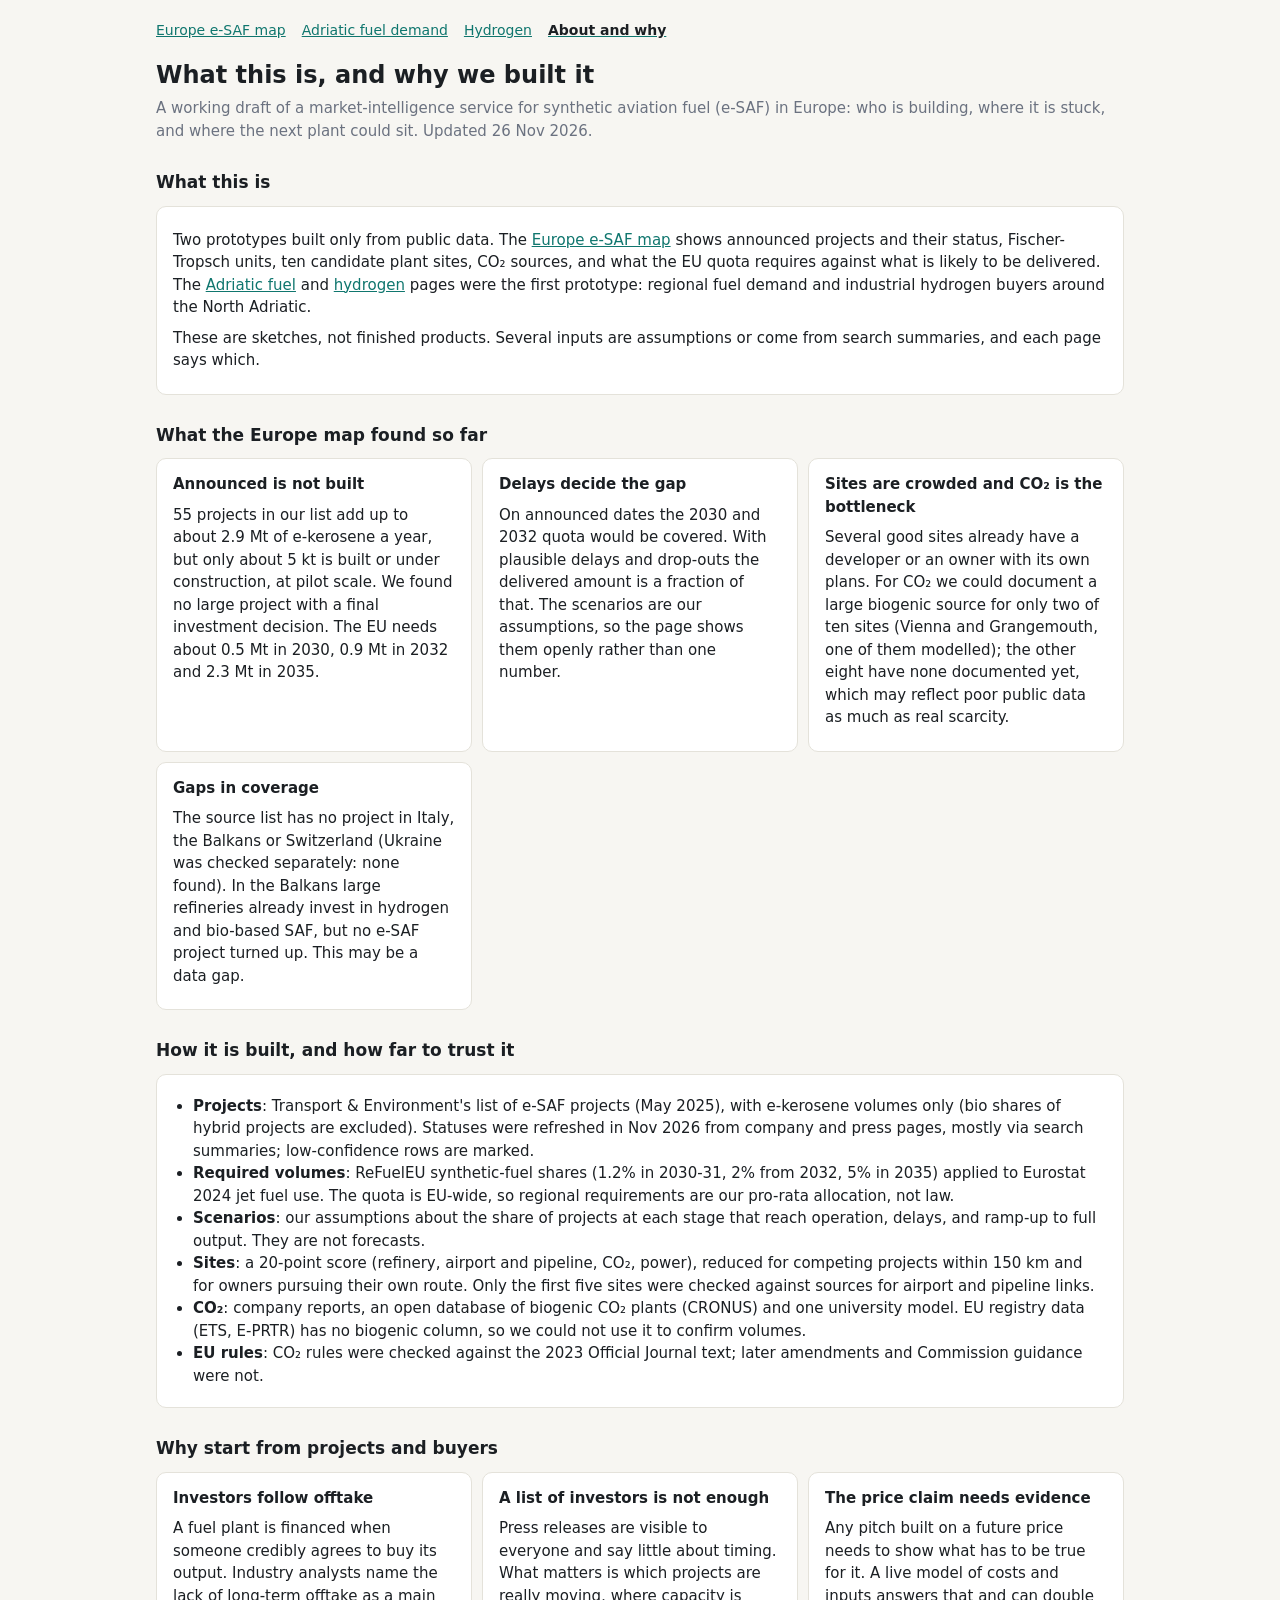
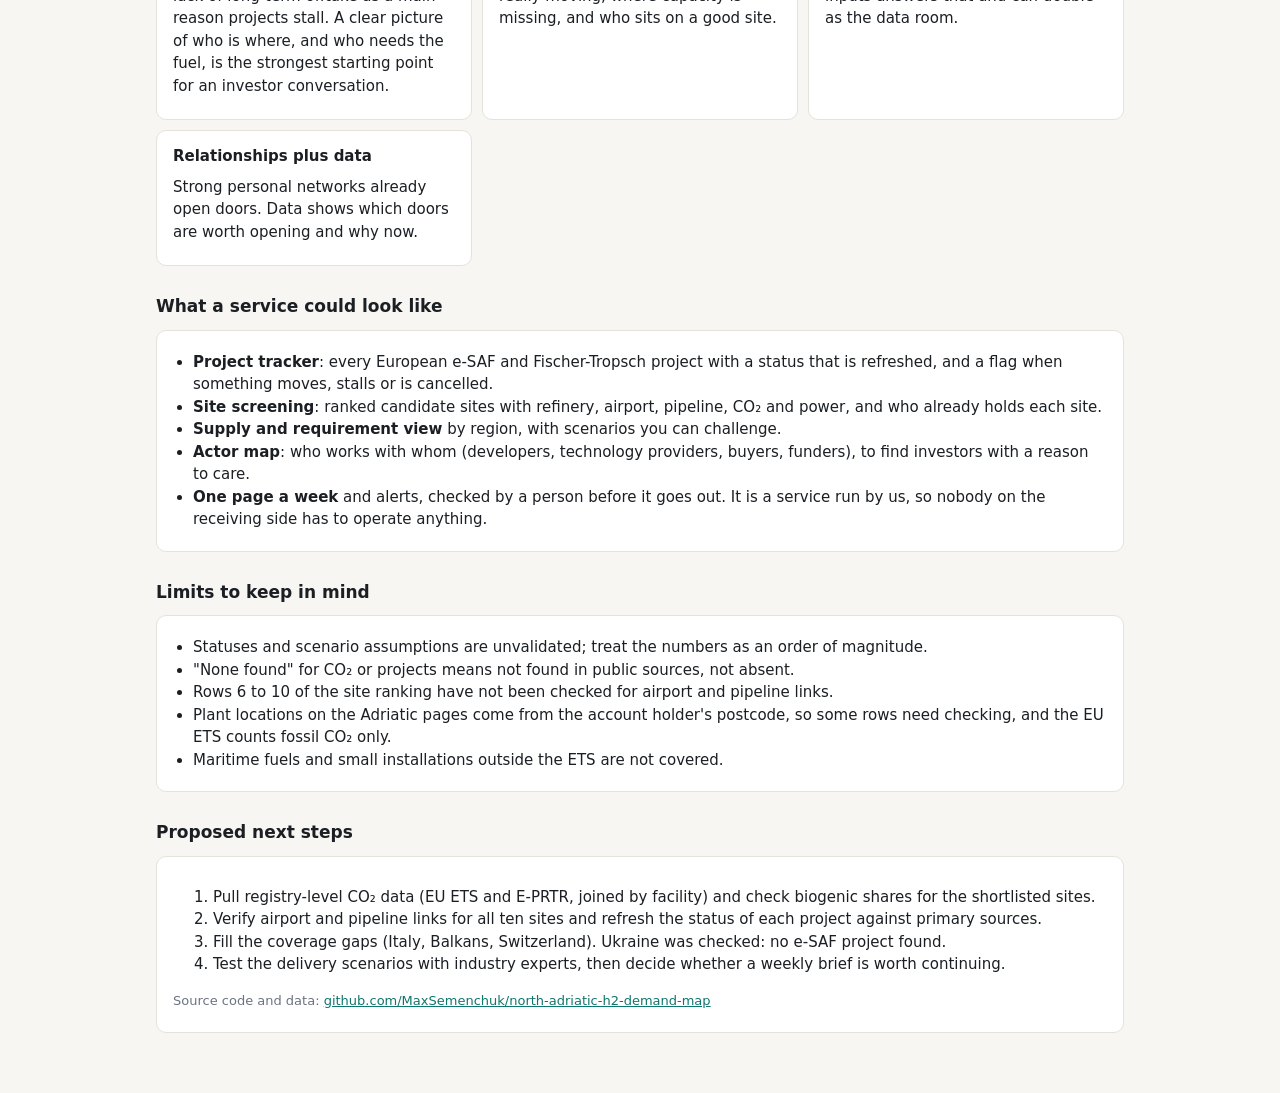
<file: about.html>
<!doctype html><html lang="en"><head><meta charset="utf-8"><meta name="viewport" content="width=device-width,initial-scale=1">
<title>About the Europe e-SAF map</title><link rel="stylesheet" href="style.css"></head><body><main>
<nav><a href="index.html">Europe e-SAF map</a><a href="adriatic-fuel.html">Adriatic fuel demand</a><a href="hydrogen.html">Hydrogen</a><a href="about.html"><b>About and why</b></a></nav>
<h1>What this is, and why we built it</h1>
<p class="sub">A working draft of a market-intelligence service for synthetic aviation fuel (e-SAF) in Europe: who is building, where it is stuck, and where the next plant could sit. Updated 26 Nov 2026.</p>
<h2>What this is</h2>
<div class="card"><p>Two prototypes built only from public data. The <a href="index.html">Europe e-SAF map</a> shows announced projects and their status, Fischer-Tropsch units, ten candidate plant sites, CO₂ sources, and what the EU quota requires against what is likely to be delivered. The <a href="adriatic-fuel.html">Adriatic fuel</a> and <a href="hydrogen.html">hydrogen</a> pages were the first prototype: regional fuel demand and industrial hydrogen buyers around the North Adriatic.</p>
<p>These are sketches, not finished products. Several inputs are assumptions or come from search summaries, and each page says which.</p></div>
<h2>What the Europe map found so far</h2>
<div class="grid">
<div class="card"><h3>Announced is not built</h3><p>55 projects in our list add up to about 2.9 Mt of e-kerosene a year, but only about 5 kt is built or under construction, at pilot scale. We found no large project with a final investment decision. The EU needs about 0.5 Mt in 2030, 0.9 Mt in 2032 and 2.3 Mt in 2035.</p></div>
<div class="card"><h3>Delays decide the gap</h3><p>On announced dates the 2030 and 2032 quota would be covered. With plausible delays and drop-outs the delivered amount is a fraction of that. The scenarios are our assumptions, so the page shows them openly rather than one number.</p></div>
<div class="card"><h3>Sites are crowded and CO₂ is the bottleneck</h3><p>Several good sites already have a developer or an owner with its own plans. For CO₂ we could document a large biogenic source for only two of ten sites (Vienna and Grangemouth, one of them modelled); the other eight have none documented yet, which may reflect poor public data as much as real scarcity.</p></div>
<div class="card"><h3>Gaps in coverage</h3><p>The source list has no project in Italy, the Balkans or Switzerland (Ukraine was checked separately: none found). In the Balkans large refineries already invest in hydrogen and bio-based SAF, but no e-SAF project turned up. This may be a data gap.</p></div></div>
<h2>How it is built, and how far to trust it</h2>
<div class="card"><ul>
<li><b>Projects</b>: Transport &amp; Environment's list of e-SAF projects (May 2025), with e-kerosene volumes only (bio shares of hybrid projects are excluded). Statuses were refreshed in Nov 2026 from company and press pages, mostly via search summaries; low-confidence rows are marked.</li>
<li><b>Required volumes</b>: ReFuelEU synthetic-fuel shares (1.2% in 2030-31, 2% from 2032, 5% in 2035) applied to Eurostat 2024 jet fuel use. The quota is EU-wide, so regional requirements are our pro-rata allocation, not law.</li>
<li><b>Scenarios</b>: our assumptions about the share of projects at each stage that reach operation, delays, and ramp-up to full output. They are not forecasts.</li>
<li><b>Sites</b>: a 20-point score (refinery, airport and pipeline, CO₂, power), reduced for competing projects within 150 km and for owners pursuing their own route. Only the first five sites were checked against sources for airport and pipeline links.</li>
<li><b>CO₂</b>: company reports, an open database of biogenic CO₂ plants (CRONUS) and one university model. EU registry data (ETS, E-PRTR) has no biogenic column, so we could not use it to confirm volumes.</li>
<li><b>EU rules</b>: CO₂ rules were checked against the 2023 Official Journal text; later amendments and Commission guidance were not.</li></ul></div>
<h2>Why start from projects and buyers</h2>
<div class="grid">
<div class="card"><h3>Investors follow offtake</h3><p>A fuel plant is financed when someone credibly agrees to buy its output. Industry analysts name the lack of long-term offtake as a main reason projects stall. A clear picture of who is where, and who needs the fuel, is the strongest starting point for an investor conversation.</p></div>
<div class="card"><h3>A list of investors is not enough</h3><p>Press releases are visible to everyone and say little about timing. What matters is which projects are really moving, where capacity is missing, and who sits on a good site.</p></div>
<div class="card"><h3>The price claim needs evidence</h3><p>Any pitch built on a future price needs to show what has to be true for it. A live model of costs and inputs answers that and can double as the data room.</p></div>
<div class="card"><h3>Relationships plus data</h3><p>Strong personal networks already open doors. Data shows which doors are worth opening and why now.</p></div></div>
<h2>What a service could look like</h2>
<div class="card"><ul>
<li><b>Project tracker</b>: every European e-SAF and Fischer-Tropsch project with a status that is refreshed, and a flag when something moves, stalls or is cancelled.</li>
<li><b>Site screening</b>: ranked candidate sites with refinery, airport, pipeline, CO₂ and power, and who already holds each site.</li>
<li><b>Supply and requirement view</b> by region, with scenarios you can challenge.</li>
<li><b>Actor map</b>: who works with whom (developers, technology providers, buyers, funders), to find investors with a reason to care.</li>
<li><b>One page a week</b> and alerts, checked by a person before it goes out. It is a service run by us, so nobody on the receiving side has to operate anything.</li></ul></div>
<h2>Limits to keep in mind</h2>
<div class="card"><ul>
<li>Statuses and scenario assumptions are unvalidated; treat the numbers as an order of magnitude.</li>
<li>"None found" for CO₂ or projects means not found in public sources, not absent.</li>
<li>Rows 6 to 10 of the site ranking have not been checked for airport and pipeline links.</li>
<li>Plant locations on the Adriatic pages come from the account holder's postcode, so some rows need checking, and the EU ETS counts fossil CO₂ only.</li>
<li>Maritime fuels and small installations outside the ETS are not covered.</li></ul></div>
<h2>Proposed next steps</h2>
<div class="card"><ol>
<li>Pull registry-level CO₂ data (EU ETS and E-PRTR, joined by facility) and check biogenic shares for the shortlisted sites.</li>
<li>Verify airport and pipeline links for all ten sites and refresh the status of each project against primary sources.</li>
<li>Fill the coverage gaps (Italy, Balkans, Switzerland). Ukraine was checked: no e-SAF project found.</li>
<li>Test the delivery scenarios with industry experts, then decide whether a weekly brief is worth continuing.</li></ol>
<p class="note">Source code and data: <a href="https://github.com/MaxSemenchuk/north-adriatic-h2-demand-map">github.com/MaxSemenchuk/north-adriatic-h2-demand-map</a></p></div>
</main></body></html>
</file>
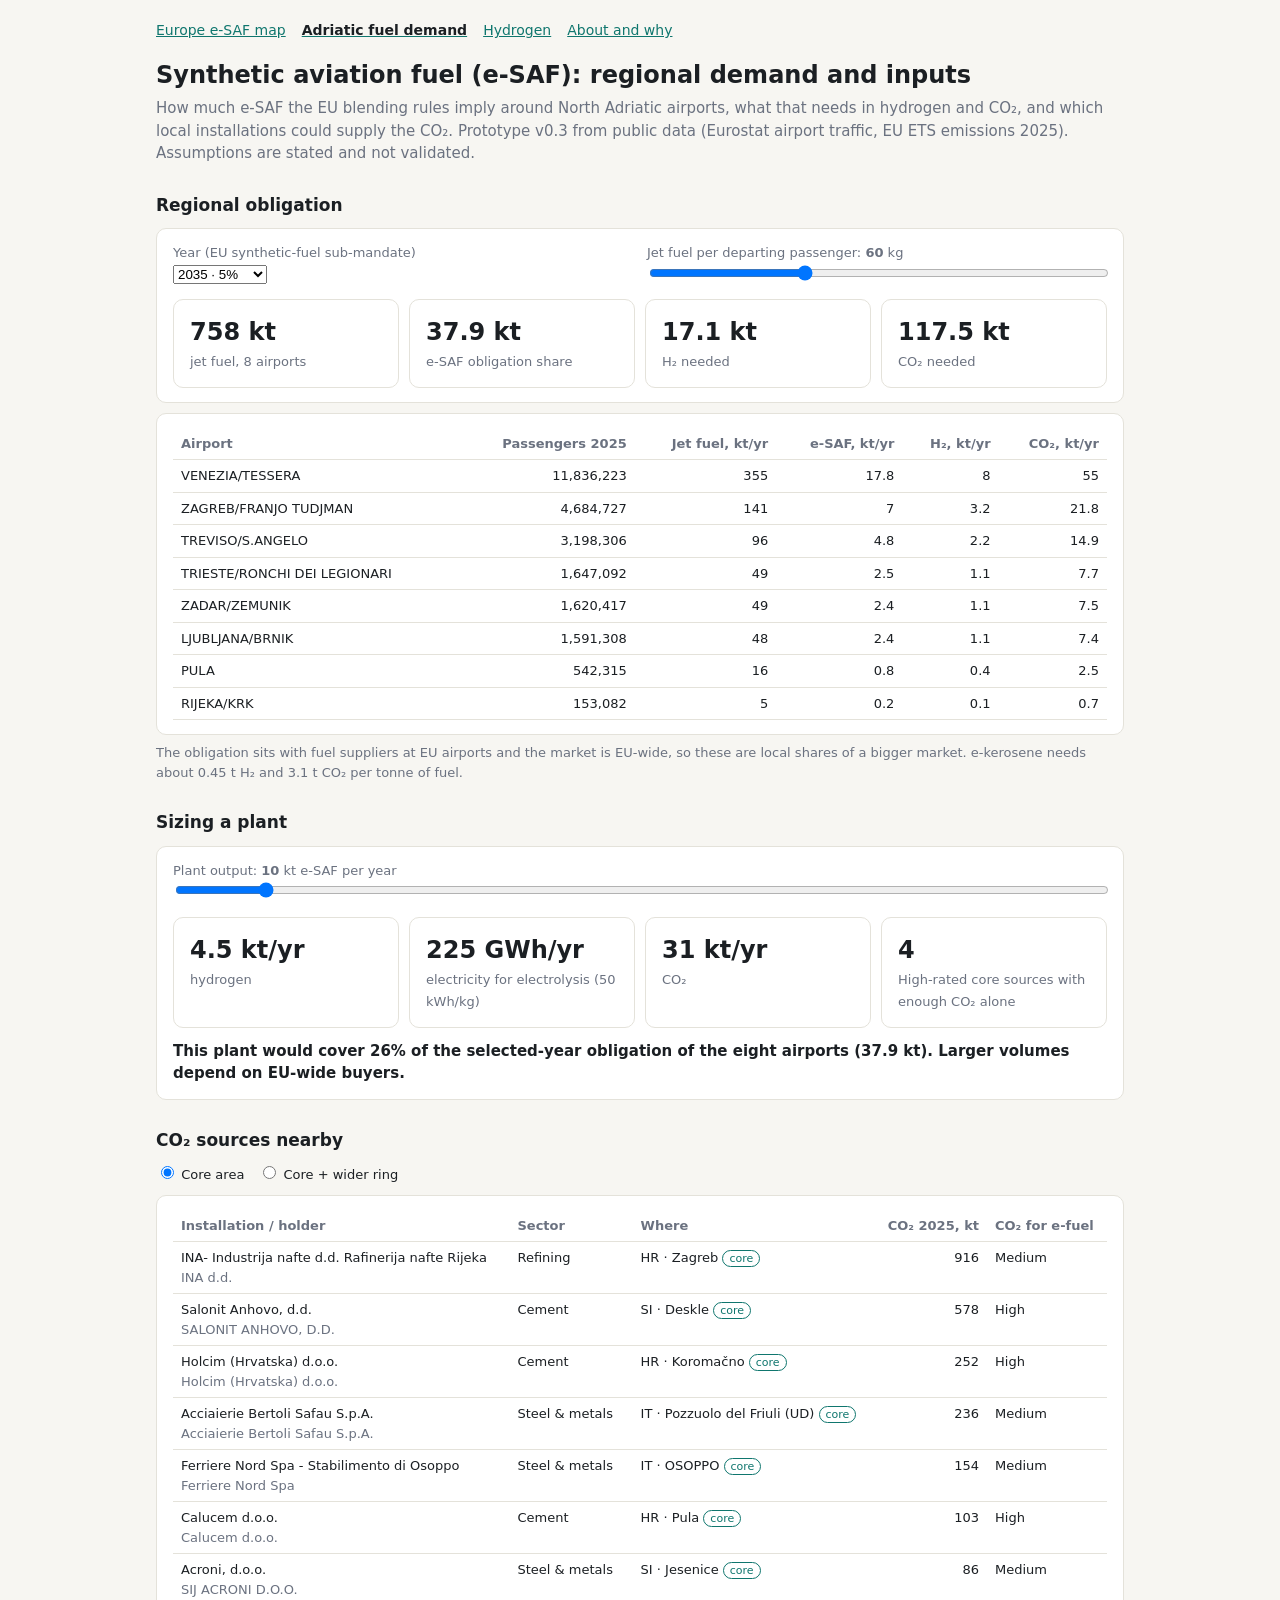
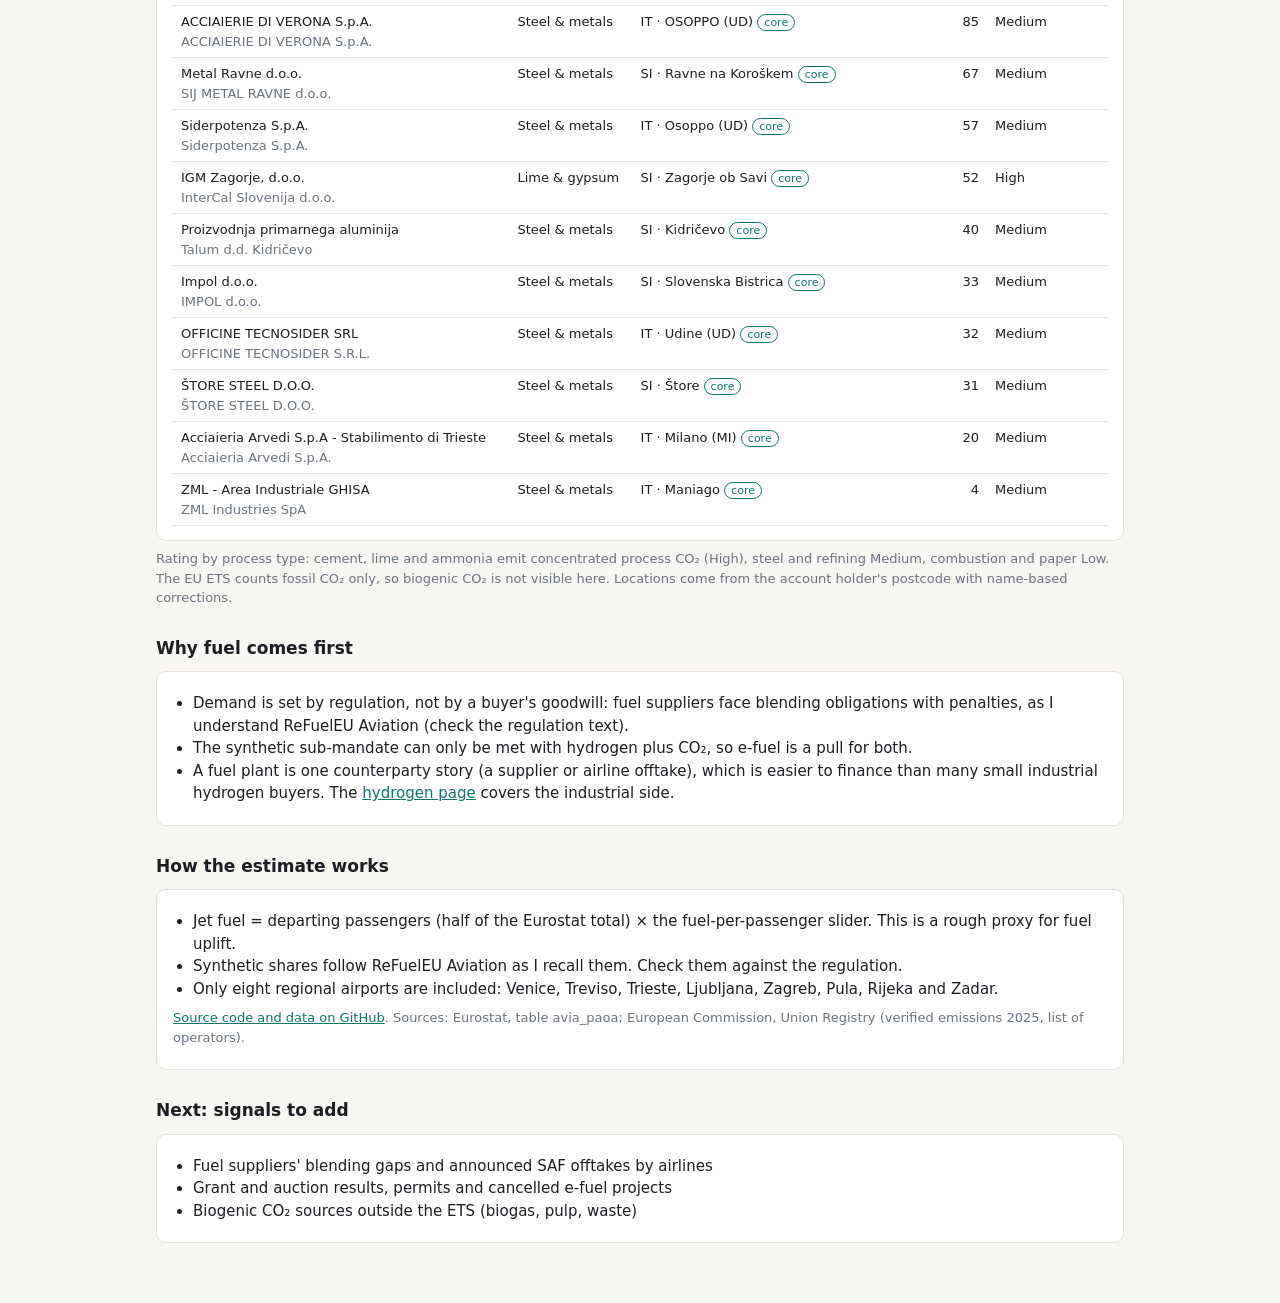
<file: adriatic-fuel.html>
<!doctype html><html lang="en"><head><meta charset="utf-8"><meta name="viewport" content="width=device-width,initial-scale=1">
<title>e-SAF Demand Map</title><link rel="stylesheet" href="style.css"></head><body><main>
<nav><a href="index.html">Europe e-SAF map</a><a href="adriatic-fuel.html"><b>Adriatic fuel demand</b></a><a href="hydrogen.html">Hydrogen</a><a href="about.html">About and why</a></nav>
<h1>Synthetic aviation fuel (e-SAF): regional demand and inputs</h1>
<p class="sub">How much e-SAF the EU blending rules imply around North Adriatic airports, what that needs in hydrogen and CO₂, and which local installations could supply the CO₂. Prototype v0.3 from public data (Eurostat airport traffic, EU ETS emissions 2025). Assumptions are stated and not validated.</p>

<h2>Regional obligation</h2>
<div class="card"><div class="ctl"><div><label>Year (EU synthetic-fuel sub-mandate)</label><select id="yr"><option value="0.012">2030 · 1.2%</option><option value="0.05" selected>2035 · 5%</option><option value="0.10">2040 · 10%</option><option value="0.15">2045 · 15%</option><option value="0.35">2050 · 35%</option></select></div>
<div><label>Jet fuel per departing passenger: <b id="vF"></b> kg</label><input id="iF" type="range" min="30" max="120" value="60"></div></div>
<div class="kpis" id="akp" style="margin-top:12px"></div></div>
<div class="card tw" style="margin-top:10px"><table id="at"><thead><tr><th>Airport</th><th class="n">Passengers 2025</th><th class="n">Jet fuel, kt/yr</th><th class="n">e-SAF, kt/yr</th><th class="n">H₂, kt/yr</th><th class="n">CO₂, kt/yr</th></tr></thead><tbody></tbody></table></div>
<p class="note">The obligation sits with fuel suppliers at EU airports and the market is EU-wide, so these are local shares of a bigger market. e-kerosene needs about 0.45 t H₂ and 3.1 t CO₂ per tonne of fuel.</p>

<h2>Sizing a plant</h2>
<div class="card"><div class="ctl"><div><label>Plant output: <b id="vP"></b> kt e-SAF per year</label><input id="iP" type="range" min="1" max="100" value="10"></div></div>
<div class="kpis" id="pkp" style="margin-top:12px"></div><div class="verdict" id="pv"></div></div>

<h2>CO₂ sources nearby</h2>
<div class="tog"><label><input type="radio" name="z" value="core" checked> Core area</label><label><input type="radio" name="z" value="all"> Core + wider ring</label></div>
<div class="card tw"><table id="tb"><thead><tr><th>Installation / holder</th><th>Sector</th><th>Where</th><th class="n">CO₂ 2025, kt</th><th>CO₂ for e-fuel</th></tr></thead><tbody></tbody></table></div>
<p class="note">Rating by process type: cement, lime and ammonia emit concentrated process CO₂ (High), steel and refining Medium, combustion and paper Low. The EU ETS counts fossil CO₂ only, so biogenic CO₂ is not visible here. Locations come from the account holder's postcode with name-based corrections.</p>

<h2>Why fuel comes first</h2>
<div class="card"><ul>
<li>Demand is set by regulation, not by a buyer's goodwill: fuel suppliers face blending obligations with penalties, as I understand ReFuelEU Aviation (check the regulation text).</li>
<li>The synthetic sub-mandate can only be met with hydrogen plus CO₂, so e-fuel is a pull for both.</li>
<li>A fuel plant is one counterparty story (a supplier or airline offtake), which is easier to finance than many small industrial hydrogen buyers. The <a href="hydrogen.html">hydrogen page</a> covers the industrial side.</li></ul></div>

<h2>How the estimate works</h2>
<div class="card"><ul>
<li>Jet fuel = departing passengers (half of the Eurostat total) × the fuel-per-passenger slider. This is a rough proxy for fuel uplift.</li>
<li>Synthetic shares follow ReFuelEU Aviation as I recall them. Check them against the regulation.</li>
<li>Only eight regional airports are included: Venice, Treviso, Trieste, Ljubljana, Zagreb, Pula, Rijeka and Zadar.</li></ul>
<p class="note"><a href="https://github.com/MaxSemenchuk/north-adriatic-h2-demand-map">Source code and data on GitHub</a>. Sources: Eurostat, table avia_paoa; European Commission, Union Registry (verified emissions 2025, list of operators).</p></div>

<h2>Next: signals to add</h2>
<div class="card"><ul><li>Fuel suppliers' blending gaps and announced SAF offtakes by airlines</li><li>Grant and auction results, permits and cancelled e-fuel projects</li><li>Biogenic CO₂ sources outside the ETS (biogas, pulp, waste)</li></ul></div>
</main>
<script>
const D=[{"c": "SI", "z": "core", "n": "Termoelektrarna Šoštanj d.o.o.", "h": "TERMOELEKTRARNA ŠOŠTANJ D.O.O.", "city": "Šoštanj", "a": "Combustion of fuels", "s": "Power & heat", "sh": 0.15, "f": 0.149, "e": 1803345, "e24": 3089330, "e23": 2745945}, {"c": "HR", "z": "core", "n": "INA- Industrija nafte d.d. Rafinerija nafte Rijeka", "h": "INA d.d.", "city": "Zagreb", "a": "Refining of mineral oil", "s": "Refining", "sh": 0.5, "f": 0.149, "e": 915840, "e24": 663741, "e23": 678325}, {"c": "HR", "z": "ring", "n": "Te-TO Zagreb", "h": "HEP-Proizvodnja d.o.o.", "city": "Zagreb", "a": "Combustion of fuels", "s": "Power & heat", "sh": 0.15, "f": 0.149, "e": 801993, "e24": 826717, "e23": 908702}, {"c": "HR", "z": "ring", "n": "Petrokemija d.d. tvornica gnojiva", "h": "Petrokemija d.d. tvornica gnojiva", "city": "Kutina", "a": "Production of ammonia", "s": "Ammonia / fertiliser", "sh": 0.9, "f": 0.105, "e": 773673, "e24": 279243, "e23": 344902}, {"c": "HR", "z": "ring", "n": "CEMEX Hrvatska d.d.", "h": "CEMEX Hrvatska d.d.", "city": "Kaštel Sućurac", "a": "Production of cement clinker", "s": "Cement", "sh": 0.1, "f": 0.149, "e": 607011, "e24": 637118, "e23": 781042}, {"c": "HR", "z": "core", "n": "TE Plomin 2", "h": "HEP-Proizvodnja d.o.o.", "city": "Zagreb", "a": "Combustion of fuels", "s": "Power & heat", "sh": 0.15, "f": 0.149, "e": 591315, "e24": 679871, "e23": 1118156}, {"c": "SI", "z": "core", "n": "Salonit Anhovo, d.d.", "h": "SALONIT ANHOVO, D.D.", "city": "Deskle", "a": "Production of cement clinker", "s": "Cement", "sh": 0.1, "f": 0.149, "e": 578284, "e24": 684374, "e23": 677478}, {"c": "HR", "z": "ring", "n": "Našicecement d.d.", "h": "NEXE d.d.", "city": "Našice", "a": "Production of cement clinker", "s": "Cement", "sh": 0.1, "f": 0.149, "e": 474039, "e24": 542645, "e23": 598547}, {"c": "SI", "z": "core", "n": "TE-TOL, D.O.O.", "h": "ENERGETIKA LJUBLJANA, d.o.o.", "city": "Ljubljana", "a": "Combustion of fuels", "s": "Power & heat", "sh": 0.15, "f": 0.149, "e": 390216, "e24": 292715, "e23": 319197}, {"c": "HR", "z": "core", "n": "Holcim (Hrvatska) d.o.o.", "h": "Holcim (Hrvatska) d.o.o.", "city": "Koromačno", "a": "Production of cement clinker", "s": "Cement", "sh": 0.1, "f": 0.149, "e": 252172, "e24": 298974, "e23": 297114}, {"c": "HR", "z": "ring", "n": "EL-TO Zagreb", "h": "HEP-Proizvodnja d.o.o.", "city": "Zagreb", "a": "Combustion of fuels", "s": "Power & heat", "sh": 0.15, "f": 0.149, "e": 241393, "e24": 194086, "e23": 197798}, {"c": "IT", "z": "core", "n": "Acciaierie Bertoli Safau S.p.A.", "h": "Acciaierie Bertoli Safau S.p.A.", "city": "Pozzuolo del Friuli (UD)", "a": "Production of pig iron or steel", "s": "Steel & metals", "sh": 0.45, "f": 0.149, "e": 236422, "e24": 241313, "e23": 259007}, {"c": "IT", "z": "ring", "n": "UNITA' PRODUTTIVA DI MONTICHIARI", "h": "FASSA SRL", "city": "SPRESIANO", "a": "Production of lime, or calcination of dolomite/magnesite", "s": "Lime & gypsum", "sh": 0.3, "f": 0.149, "e": 215805, "e24": 216122, "e23": 203439}, {"c": "IT", "z": "ring", "n": "Orion Engineered Carbons Srl S.r.l.", "h": "Orion Engineered Carbons S.r.l.", "city": "Ravenna", "a": "Other activity opted-in pursuant to Article 24 of Directive 2003/87/EC", "s": "Other", "sh": 0.3, "f": 0.149, "e": 206542, "e24": 222616, "e23": 207815}, {"c": "HR", "z": "ring", "n": "TE Sisak", "h": "HEP-Proizvodnja d.o.o.", "city": "Zagreb", "a": "Combustion of fuels", "s": "Power & heat", "sh": 0.15, "f": 0.149, "e": 205679, "e24": 472474, "e23": 621458}, {"c": "IT", "z": "ring", "n": "FORNI PER PRODUZIONE CALCE", "h": "FORNACI CALCE GRIGOLIN S.P.A.", "city": "SUSEGANA  (Fraz. Ponte della Priula)", "a": "Production of lime, or calcination of dolomite/magnesite", "s": "Lime & gypsum", "sh": 0.3, "f": 0.149, "e": 199309, "e24": 186553, "e23": 192233}, {"c": "IT", "z": "ring", "n": "Cabot Italiana SpA", "h": "Cabot Italiana SpA", "city": "Ravenna", "a": "Combustion of fuels", "s": "Power & heat", "sh": 0.15, "f": 0.149, "e": 173352, "e24": 188245, "e23": 186766}, {"c": "IT", "z": "core", "n": "Ferriere Nord Spa - Stabilimento di Osoppo", "h": "Ferriere Nord Spa", "city": "OSOPPO", "a": "Production of pig iron or steel", "s": "Steel & metals", "sh": 0.45, "f": 0.149, "e": 153923, "e24": 164404, "e23": 176710}, {"c": "IT", "z": "ring", "n": "PRODUZIONE CALCE VIVA CERAINO", "h": "FASSA SRL", "city": "SPRESIANO", "a": "Production of lime, or calcination of dolomite/magnesite", "s": "Lime & gypsum", "sh": 0.3, "f": 0.149, "e": 150215, "e24": 141464, "e23": 145472}, {"c": "IT", "z": "ring", "n": "CARTIERE  VILLA LAGARINA SPA", "h": "CARTIERE VILLA LAGARINA SPA", "city": "ISTRANA", "a": "Production of paper or cardboard", "s": "Paper & pulp", "sh": 0.8, "f": 0.149, "e": 113667, "e24": 97886, "e23": 91487}, {"c": "IT", "z": "core", "n": "Stabilimento di Duino", "h": "MONDI DUINO S.R.L.", "city": "Duino Aurisina (TS)", "a": "Production of paper or cardboard", "s": "Paper & pulp", "sh": 0.8, "f": 0.149, "e": 113241, "e24": 5, "e23": 25402}, {"c": "HR", "z": "ring", "n": "Vetropack Straža tvornica stakla d.d. Hum na Sutli", "h": "Vetropack Straža tvornica stakla d.d.", "city": "Hum na Sutli", "a": "Manufacture of glass", "s": "Glass", "sh": 0.6, "f": 0.149, "e": 108224, "e24": 99511, "e23": 118540}, {"c": "IT", "z": "ring", "n": "IMPIANTO PER LA PRODUZIONE DI VETRO CAVO MECCANICO", "h": "ZIGNAGO VETRO S.p.A.", "city": "FOSSALTA DI PORTOGRUARO", "a": "Manufacture of glass", "s": "Glass", "sh": 0.6, "f": 0.149, "e": 107429, "e24": 108745, "e23": 116176}, {"c": "HR", "z": "core", "n": "Calucem d.o.o.", "h": "Calucem d.o.o.", "city": "Pula", "a": "Production of cement clinker", "s": "Cement", "sh": 0.1, "f": 0.149, "e": 102858, "e24": 86173, "e23": 111801}, {"c": "IT", "z": "ring", "n": "Unigrà SRL. - stabilimento di Conselice", "h": "Unigrà Srl", "city": "CONSELICE", "a": "Combustion of fuels", "s": "Power & heat", "sh": 0.15, "f": 0.149, "e": 101173, "e24": 69892, "e23": 54756}, {"c": "SI", "z": "core", "n": "Acroni, d.o.o.", "h": "SIJ ACRONI D.O.O.", "city": "Jesenice", "a": "Production of pig iron or steel", "s": "Steel & metals", "sh": 0.45, "f": 0.149, "e": 86003, "e24": 91097, "e23": 72758}, {"c": "IT", "z": "core", "n": "ACCIAIERIE DI VERONA S.p.A.", "h": "ACCIAIERIE DI VERONA S.p.A.", "city": "OSOPPO (UD)", "a": "Production of pig iron or steel", "s": "Steel & metals", "sh": 0.45, "f": 0.149, "e": 85416, "e24": 79670, "e23": 79859}, {"c": "IT", "z": "ring", "n": "FORNACI ZULIAN s.r.l.", "h": "Fornaci Zulian srl", "city": "FONTANIVA (PD)", "a": "Installations for the production of cement clinker in rotary kilns or lime in rotary kilns or in other furnaces", "s": "Cement", "sh": 0.1, "f": 0.149, "e": 78403, "e24": 76853, "e23": 78594}, {"c": "SI", "z": "core", "n": "Termo, d.d. (Trata)", "h": "KNAUFINSULATION d.o.o.", "city": "Škofja Loka", "a": "Manufacture of mineral wool", "s": "Ceramics & wool", "sh": 0.65, "f": 0.149, "e": 78062, "e24": 85047, "e23": 84206}, {"c": "IT", "z": "ring", "n": "CARTIERE DEL POLESINE SPA STABILIMENTO DI ADRIA", "h": "Cartiere del Polesine S.p.A.", "city": "LOREO", "a": "Production of paper or cardboard", "s": "Paper & pulp", "sh": 0.8, "f": 0.149, "e": 77777, "e24": 76304, "e23": 79254}, {"c": "IT", "z": "ring", "n": "STABILIMENTO DI MANTOVA", "h": "CARTIERE VILLA LAGARINA SPA", "city": "ISTRANA", "a": "Production of paper or cardboard", "s": "Paper & pulp", "sh": 0.8, "f": 0.149, "e": 77389, "e24": 56372, "e23": 94760}, {"c": "IT", "z": "ring", "n": "IMPIANTO PER LA PRODUZIONE DI VETRO CAVO MECCANICO", "h": "ZIGNAGO VETRO S.p.A.", "city": "FOSSALTA DI PORTOGRUARO", "a": "Manufacture of glass", "s": "Glass", "sh": 0.6, "f": 0.149, "e": 75146, "e24": 68062, "e23": 79854}, {"c": "HR", "z": "ring", "n": "Objekti prerade plina Molve", "h": "INA d.d.", "city": "Zagreb", "a": "Combustion of fuels", "s": "Power & heat", "sh": 0.15, "f": 0.149, "e": 73429, "e24": 79630, "e23": 71130}, {"c": "IT", "z": "ring", "n": "UNITA' PRODUTTIVA DI SPRESIANO", "h": "FASSA SRL", "city": "SPRESIANO", "a": "Production of lime, or calcination of dolomite/magnesite", "s": "Lime & gypsum", "sh": 0.3, "f": 0.149, "e": 72092, "e24": 73059, "e23": 72084}, {"c": "HR", "z": "ring", "n": "DS Smith Belišće Croatia d.o.o.", "h": "DS Smith Belišće Croatia d.o.o.", "city": "Belišće", "a": "Combustion of fuels", "s": "Power & heat", "sh": 0.15, "f": 0.149, "e": 70358, "e24": 97175, "e23": 90975}, {"c": "HR", "z": "core", "n": "Rockwool Adriatic d.o.o.", "h": "Rockwool Adriatic d.o.o.", "city": "Potpićan (općina Kršan)", "a": "Manufacture of mineral wool", "s": "Ceramics & wool", "sh": 0.65, "f": 0.149, "e": 68527, "e24": 70618, "e23": 57830}, {"c": "SI", "z": "core", "n": "Metal Ravne d.o.o.", "h": "SIJ METAL RAVNE d.o.o.", "city": "Ravne na Koroškem", "a": "Production of pig iron or steel", "s": "Steel & metals", "sh": 0.45, "f": 0.149, "e": 66977, "e24": 70803, "e23": 69739}, {"c": "IT", "z": "ring", "n": "Bunge Italia S.p.A. Stabilimento di Porto Corsini", "h": "Bunge Italia SpA", "city": "RAVENNA", "a": "Combustion of fuels", "s": "Power & heat", "sh": 0.15, "f": 0.149, "e": 63803, "e24": 66978, "e23": 66229}, {"c": "IT", "z": "ring", "n": "CARTIERA DI CARBONERA SPA", "h": "CARTIERA DI CARBONERA SPA", "city": "ISTRANA", "a": "Production of paper or cardboard", "s": "Paper & pulp", "sh": 0.8, "f": 0.149, "e": 59705, "e24": 49072, "e23": 48845}, {"c": "SI", "z": "core", "n": "Količevo karton, d.o.o.", "h": "MM KOLIČEVO D.O.O.", "city": "Domžale", "a": "Production of paper or cardboard", "s": "Paper & pulp", "sh": 0.8, "f": 0.149, "e": 57593, "e24": 52074, "e23": 39955}, {"c": "IT", "z": "core", "n": "Siderpotenza S.p.A.", "h": "Siderpotenza S.p.A.", "city": "Osoppo (UD)", "a": "Production of pig iron or steel", "s": "Steel & metals", "sh": 0.45, "f": 0.149, "e": 57072, "e24": 51415, "e23": 49240}, {"c": "SI", "z": "core", "n": "Energetika Ljubljana, d.o.o.", "h": "ENERGETIKA LJUBLJANA, D.O.O.", "city": "Ljubljana", "a": "Combustion of fuels", "s": "Power & heat", "sh": 0.15, "f": 0.149, "e": 55334, "e24": 71150, "e23": 65870}, {"c": "SI", "z": "core", "n": "IGM Zagorje, d.o.o.", "h": "InterCal Slovenija d.o.o.", "city": "Zagorje ob Savi", "a": "Production of lime, or calcination of dolomite/magnesite", "s": "Lime & gypsum", "sh": 0.3, "f": 0.149, "e": 51975, "e24": 53240, "e23": 55756}, {"c": "HR", "z": "ring", "n": "POGON I", "h": "Intercal Croatia d.o.o.", "city": "Sirač", "a": "Production of lime, or calcination of dolomite/magnesite", "s": "Lime & gypsum", "sh": 0.3, "f": 0.149, "e": 50166, "e24": 30044, "e23": 42597}, {"c": "IT", "z": "ring", "n": "CARTIERA GIORGIONE S.p.A.", "h": "CARTIERA GIORGIONE S.p.A.", "city": "CASTELFRANCO VENETO", "a": "Industrial plants for the production of (a) pulp from timber or other fibrous materials (b) paper and board", "s": "Paper & pulp", "sh": 0.8, "f": 0.149, "e": 49749, "e24": 51319, "e23": 51215}, {"c": "HR", "z": "ring", "n": "Objekti frakcionacije Ivanić Grad", "h": "INA d.d.", "city": "Zagreb", "a": "Combustion of fuels", "s": "Power & heat", "sh": 0.15, "f": 0.149, "e": 48328, "e24": 49693, "e23": 46433}, {"c": "IT", "z": "ring", "n": "Sappi Condino", "h": "SAPPI ITALY OPERATIONS  SPA", "city": "CARMIGNANO DI BRENTA (PD)", "a": "Production of paper or cardboard", "s": "Paper & pulp", "sh": 0.8, "f": 0.149, "e": 45805, "e24": 46147, "e23": 37892}, {"c": "SI", "z": "core", "n": "Papirnica Vevce d.o.o.", "h": "PAPIRNICA VEVČE d.o.o.", "city": "Ljubljana - Dobrunje", "a": "Production of paper or cardboard", "s": "Paper & pulp", "sh": 0.8, "f": 0.149, "e": 43130, "e24": 43620, "e23": 38357}, {"c": "HR", "z": "ring", "n": "POGON II", "h": "Intercal Croatia d.o.o.", "city": "Sirač", "a": "Production of lime, or calcination of dolomite/magnesite", "s": "Lime & gypsum", "sh": 0.3, "f": 0.149, "e": 42453, "e24": 55407, "e23": 44082}, {"c": "HR", "z": "ring", "n": "TE-TO Osijek", "h": "HEP-Proizvodnja d.o.o.", "city": "Zagreb", "a": "Combustion of fuels", "s": "Power & heat", "sh": 0.15, "f": 0.149, "e": 41677, "e24": 50459, "e23": 78351}, {"c": "HR", "z": "ring", "n": "HIŠ pogon Županja", "h": "Hrvatska industrija šećera d.d.", "city": "Zagreb", "a": "Combustion of fuels", "s": "Power & heat", "sh": 0.15, "f": 0.149, "e": 41194, "e24": 42486, "e23": 62244}, {"c": "HR", "z": "ring", "n": "Terminal za UPP", "h": "LNG Hrvatska d.o.o.", "city": "Zagreb", "a": "Combustion of fuels", "s": "Power & heat", "sh": 0.15, "f": 0.149, "e": 40690, "e24": 37468, "e23": 38215}, {"c": "SI", "z": "core", "n": "Proizvodnja primarnega aluminija", "h": "Talum d.d. Kidričevo", "city": "Kidričevo", "a": "Production of primary aluminium", "s": "Steel & metals", "sh": 0.6, "f": 0.149, "e": 40108, "e24": 41217, "e23": 39812}, {"c": "IT", "z": "core", "n": "R.D.M. OVARO S.P.A.", "h": "R.D.M. OVARO S.P.A.", "city": "OVARO", "a": "Production of paper or cardboard", "s": "Paper & pulp", "sh": 0.8, "f": 0.149, "e": 35742, "e24": 34291, "e23": 28285}, {"c": "IT", "z": "core", "n": "Bipan Bicinicco", "h": "Bipan S.p.A.", "city": "Bicinicco", "a": "Combustion of fuels", "s": "Power & heat", "sh": 0.15, "f": 0.149, "e": 35353, "e24": 31409, "e23": 23892}, {"c": "IT", "z": "ring", "n": "Papergroup S.p.A. Divisione Cartiera", "h": "TOLENTINO SPA", "city": "TREVISO", "a": "Industrial plants for the production of (a) pulp from timber or other fibrous materials (b) paper and board", "s": "Paper & pulp", "sh": 0.8, "f": 0.149, "e": 35102, "e24": 35922, "e23": 34288}, {"c": "IT", "z": "ring", "n": "UNITA' PRODUTTIVA DI CALLIANO", "h": "FASSA SRL", "city": "SPRESIANO", "a": "Production or processing of gypsum or plasterboard", "s": "Lime & gypsum", "sh": 0.3, "f": 0.149, "e": 34133, "e24": 32572, "e23": 30151}, {"c": "IT", "z": "core", "n": "GEFS - CENTRALE ELETTRICA DI TRIESTE", "h": "Green Energy for Steel S.r.l.", "city": "CREMONA (CR)", "a": "Combustion of fuels", "s": "Power & heat", "sh": 0.15, "f": 0.149, "e": 33813, "e24": 35359, "e23": 46640}, {"c": "HR", "z": "ring", "n": "Knauf Insulation d.o.o.", "h": "KNAUF INSULATION d.o.o.", "city": "Novi Marof", "a": "Manufacture of mineral wool", "s": "Ceramics & wool", "sh": 0.65, "f": 0.149, "e": 33069, "e24": 35018, "e23": 36071}, {"c": "SI", "z": "core", "n": "Impol d.o.o.", "h": "IMPOL d.o.o.", "city": "Slovenska Bistrica", "a": "Production of secondary aluminium", "s": "Steel & metals", "sh": 0.6, "f": 0.149, "e": 33054, "e24": 33176, "e23": 33494}, {"c": "IT", "z": "ring", "n": "TOLENTINO S.R.L.", "h": "TOLENTINO SPA", "city": "TREVISO", "a": "Production of paper or cardboard", "s": "Paper & pulp", "sh": 0.8, "f": 0.149, "e": 32729, "e24": 31656, "e23": 27123}, {"c": "SI", "z": "core", "n": "Vipap Videm Krško d.d.", "h": "VIPAP VIDEM KRŠKO, D.D.", "city": "Krško", "a": "Production of paper or cardboard", "s": "Paper & pulp", "sh": 0.8, "f": 0.149, "e": 32649, "e24": 44195, "e23": 57681}, {"c": "IT", "z": "core", "n": "Stabilimento di Moggio Udinese", "h": "CARTIERE ERMOLLI SpA", "city": "MOGGIO UDINESE (UD)", "a": "Production of paper or cardboard", "s": "Paper & pulp", "sh": 0.8, "f": 0.149, "e": 32604, "e24": 34264, "e23": 30966}, {"c": "IT", "z": "ring", "n": "Stabilimento di Monopoli", "h": "Casa Olearia Italiana spa", "city": "Venezia", "a": "Combustion of fuels", "s": "Power & heat", "sh": 0.15, "f": 0.149, "e": 32113, "e24": 29853, "e23": 22006}, {"c": "IT", "z": "core", "n": "OFFICINE TECNOSIDER SRL", "h": "OFFICINE TECNOSIDER S.R.L.", "city": "Udine (UD)", "a": "Production or processing of ferrous metals", "s": "Steel & metals", "sh": 0.45, "f": 0.149, "e": 31931, "e24": 28457, "e23": 30716}, {"c": "SI", "z": "core", "n": "ŠTORE STEEL D.O.O.", "h": "ŠTORE STEEL D.O.O.", "city": "Štore", "a": "Production of pig iron or steel", "s": "Steel & metals", "sh": 0.45, "f": 0.149, "e": 31156, "e24": 27668, "e23": 29129}, {"c": "IT", "z": "core", "n": "AO S. Maria MIsericordia Udine", "h": "SIRAM SPA", "city": "Milano", "a": "Combustion of fuels", "s": "Power & heat", "sh": 0.15, "f": 0.149, "e": 29494, "e24": null, "e23": null}, {"c": "IT", "z": "core", "n": "Stabilimento Fantoni - Rivoli Osoppo", "h": "FANTONI SpA", "city": "OSOPPO", "a": "Combustion installations with a rated thermal input exceeding 20 MW", "s": "Power & heat", "sh": 0.15, "f": 0.149, "e": 28611, "e24": 22238, "e23": 25500}, {"c": "IT", "z": "ring", "n": "Cereal Docks Marghera", "h": "CEREAL DOCKS MARGHERA S.R.L.", "city": "VENEZIA", "a": "Combustion of fuels", "s": "Power & heat", "sh": 0.15, "f": 0.149, "e": 27928, "e24": 43484, "e23": 42149}, {"c": "HR", "z": "ring", "n": "GIRK Kalun d.d.", "h": "GIRK Kalun d.d.", "city": "Drniš", "a": "Production of lime, or calcination of dolomite/magnesite", "s": "Lime & gypsum", "sh": 0.3, "f": 0.149, "e": 25589, "e24": 28861, "e23": 30111}, {"c": "SI", "z": "core", "n": "Krka, d.d., Novo mesto", "h": "KRKA, d. d., Novo mesto", "city": "Novo mesto", "a": "Combustion of fuels", "s": "Power & heat", "sh": 0.15, "f": 0.149, "e": 25362, "e24": 24228, "e23": 25353}, {"c": "IT", "z": "ring", "n": "Santa Maria s.r.l. Stabilimento di Filo", "h": "Santa Maria s.r.l.", "city": "Alfonsine (RA)", "a": "Manufacture of ceramics", "s": "Ceramics & wool", "sh": 0.65, "f": 0.149, "e": 25209, "e24": 22298, "e23": 25881}, {"c": "SI", "z": "core", "n": "Silkem d.o.o.", "h": "SILKEM  D.O.O.", "city": "Kidričevo", "a": "Combustion of fuels", "s": "Power & heat", "sh": 0.15, "f": 0.149, "e": 25122, "e24": 25918, "e23": 22419}, {"c": "IT", "z": "ring", "n": "Raffineria di greggi e oli pesanti", "h": "Alma Petroli Spa", "city": "RAVENNA", "a": "Refining of mineral oil", "s": "Refining", "sh": 0.5, "f": 0.149, "e": 25095, "e24": 28234, "e23": 27363}, {"c": "SI", "z": "core", "n": "Cinkarna Celje, d.d.", "h": "CINKARNA CELJE, D.D.", "city": "Celje", "a": "Combustion installations with a rated thermal input exceeding 20 MW", "s": "Power & heat", "sh": 0.15, "f": 0.149, "e": 24767, "e24": 23273, "e23": 19371}, {"c": "SI", "z": "core", "n": "Paloma d.d.", "h": "PALOMA D.D.", "city": "Sladki Vrh", "a": "Production of paper or cardboard", "s": "Paper & pulp", "sh": 0.8, "f": 0.149, "e": 24183, "e24": 25559, "e23": 20271}, {"c": "SI", "z": "core", "n": "Sava Tires, d.o.o.", "h": "GOODYEAR SLOVENIJA, d.o.o.", "city": "Kranj", "a": "Combustion of fuels", "s": "Power & heat", "sh": 0.15, "f": 0.149, "e": 24080, "e24": 24127, "e23": 23286}, {"c": "SI", "z": "core", "n": "STEKLARNA HRASTNIK - SPECIAL d.o.o.", "h": "STEKLARNA HRASTNIK D.O.O.", "city": "HRASTNIK", "a": "Manufacture of glass", "s": "Glass", "sh": 0.6, "f": 0.149, "e": 21713, "e24": 23251, "e23": 22627}, {"c": "SI", "z": "core", "n": "TEB d.o.o. Brestanica", "h": "TEB D.O.O. BRESTANICA", "city": "Brestanica", "a": "Combustion of fuels", "s": "Power & heat", "sh": 0.15, "f": 0.149, "e": 20650, "e24": 26021, "e23": 3929}, {"c": "IT", "z": "core", "n": "Acciaieria Arvedi S.p.A - Stabilimento di Trieste", "h": "Acciaieria Arvedi S.p.A.", "city": "Milano (MI)", "a": "Production or processing of ferrous metals", "s": "Steel & metals", "sh": 0.45, "f": 0.149, "e": 20196, "e24": 16968, "e23": 10419}, {"c": "SI", "z": "core", "n": "Goricane d.d.", "h": "GORIČANE D.D. MEDVODE", "city": "Medvode", "a": "Production of paper or cardboard", "s": "Paper & pulp", "sh": 0.8, "f": 0.149, "e": 18857, "e24": 20693, "e23": 20261}, {"c": "IT", "z": "ring", "n": "Stabilimento di Maniago", "h": "Fonderie Pandolfo SpA", "city": "Rubano (PD) - Località SARMEOLA", "a": "Production of secondary aluminium", "s": "Steel & metals", "sh": 0.6, "f": 0.149, "e": 18637, "e24": 16395, "e23": 15651}, {"c": "IT", "z": "ring", "n": "NICHE Fusina Rolled Products srl", "h": "Niche Fusina Rolled Products srl", "city": "Malcontenta loc. Fusina (Venezia)", "a": "Production of secondary aluminium", "s": "Steel & metals", "sh": 0.6, "f": 0.149, "e": 17349, "e24": 16703, "e23": 15347}, {"c": "IT", "z": "ring", "n": "CARTIERE DEL POLESINE SPA - STABILIMENTO DI LOREO", "h": "Cartiere del Polesine S.p.A.", "city": "LOREO", "a": "Production of paper or cardboard", "s": "Paper & pulp", "sh": 0.8, "f": 0.149, "e": 17248, "e24": 16472, "e23": 15189}, {"c": "IT", "z": "ring", "n": "Centrale elettrica con motori endotermici", "h": "Ital Green Energy srl", "city": "Venezia", "a": "Combustion of fuels", "s": "Power & heat", "sh": 0.15, "f": 0.149, "e": 16063, "e24": 18737, "e23": 6902}, {"c": "HR", "z": "ring", "n": "Impol - TLM d.o.o.", "h": "Impol - TLM d.o.o.", "city": "Šibenik", "a": "Production of secondary aluminium", "s": "Steel & metals", "sh": 0.6, "f": 0.149, "e": 15579, "e24": 15832, "e23": 15151}, {"c": "SI", "z": "core", "n": "ENOS - Energetika, d.o.o., Jesenice", "h": "ENOS,d.d.", "city": "Jesenice", "a": "Combustion of fuels", "s": "Power & heat", "sh": 0.15, "f": 0.149, "e": 13497, "e24": 14049, "e23": 15826}, {"c": "HR", "z": "ring", "n": "Ciglana Cerje Tužno d.o.o.", "h": "Ciglana Cerje Tužno d.o.o.", "city": "Maruševec", "a": "Manufacture of ceramics", "s": "Ceramics & wool", "sh": 0.65, "f": 0.149, "e": 13444, "e24": 11874, "e23": 10672}, {"c": "SI", "z": "core", "n": "Komunala Trbovlje, d.o.o.", "h": "KOMUNALA TRBOVLJE, D.O.O.", "city": "Trbovlje", "a": "Combustion of fuels", "s": "Power & heat", "sh": 0.15, "f": 0.149, "e": 12769, "e24": 9627, "e23": 13590}, {"c": "IT", "z": "core", "n": "Centrale di Gorizia", "h": "Metaenergia Produzione S.r.l.", "city": "ROMA", "a": "Combustion of fuels", "s": "Power & heat", "sh": 0.15, "f": 0.149, "e": 12281, "e24": 27755, "e23": 20213}, {"c": "SI", "z": "core", "n": "Petrol energetika d.o.o.", "h": "PETROL d.d., Ljubljana", "city": "Ljubljana", "a": "Combustion of fuels", "s": "Power & heat", "sh": 0.15, "f": 0.149, "e": 11960, "e24": 11280, "e23": 12556}, {"c": "SI", "z": "core", "n": "JAVNO PODJETJE ENERGETIKA MARIBOR D.O.O.", "h": "JAVNO PODJETJE ENERGETIKA MARIBOR D.O.O.", "city": "Maribor", "a": "Combustion of fuels", "s": "Power & heat", "sh": 0.15, "f": 0.149, "e": 11954, "e24": 12624, "e23": 11570}, {"c": "HR", "z": "ring", "n": "HARTMANN HRVATSKA", "h": "HARTMANN d.o.o.", "city": "Koprivnica", "a": "Production of paper or cardboard", "s": "Paper & pulp", "sh": 0.8, "f": 0.149, "e": 11868, "e24": 11839, "e23": 13400}, {"c": "HR", "z": "core", "n": "Toplana-Karlovac", "h": "Gradska toplana d.o.o.", "city": "Karlovac", "a": "Combustion of fuels", "s": "Power & heat", "sh": 0.15, "f": 0.149, "e": 11841, "e24": 10378, "e23": 11078}, {"c": "SI", "z": "core", "n": "Radece papir, d.o.o.", "h": "RADEČE PAPIR NOVA, d.o.o.", "city": "Radeče", "a": "Production of paper or cardboard", "s": "Paper & pulp", "sh": 0.8, "f": 0.149, "e": 10883, "e24": 11263, "e23": 11625}, {"c": "IT", "z": "core", "n": "SISECAM FLAT GLASS ITALY SRL", "h": "SISECAM FLAT GLASS ITALY SRL", "city": "SAN GIORGIO DI NOGARO (UD)", "a": "Manufacture of glass", "s": "Glass", "sh": 0.6, "f": 0.149, "e": 9971, "e24": 91764, "e23": 103879}, {"c": "HR", "z": "core", "n": "Pogon Karlovac", "h": "Wienerberger d.o.o.", "city": "Karlovac", "a": "Manufacture of ceramics", "s": "Ceramics & wool", "sh": 0.65, "f": 0.149, "e": 9157, "e24": 8615, "e23": 7231}, {"c": "SI", "z": "core", "n": "Weinerberger d.d.", "h": "WIENERBERGER, d.o.o.", "city": "Ormož", "a": "Combustion of fuels", "s": "Power & heat", "sh": 0.15, "f": 0.149, "e": 8340, "e24": 7061, "e23": 7494}, {"c": "HR", "z": "ring", "n": "Pogon I", "h": "Dilj d.o.o.", "city": "Vinkovci", "a": "Manufacture of ceramics", "s": "Ceramics & wool", "sh": 0.65, "f": 0.149, "e": 8156, "e24": 7941, "e23": 7591}, {"c": "IT", "z": "ring", "n": "Distillerie Bonollo Umberto-Stabilimento Conselve", "h": "Distillerie Bonollo Umberto S.p.A.", "city": "Mestrino (PD)", "a": "Combustion installations with a rated thermal input exceeding 20 MW", "s": "Power & heat", "sh": 0.15, "f": 0.149, "e": 7605, "e24": 6842, "e23": 6088}, {"c": "HR", "z": "ring", "n": "Pogon Slavonka", "h": "Dilj d.o.o.", "city": "Vinkovci", "a": "Manufacture of ceramics", "s": "Ceramics & wool", "sh": 0.65, "f": 0.149, "e": 7217, "e24": 7507, "e23": 6932}, {"c": "SI", "z": "core", "n": "Revoz d.d.", "h": "REVOZ D.D.", "city": "Novo mesto", "a": "Combustion of fuels", "s": "Power & heat", "sh": 0.15, "f": 0.149, "e": 6979, "e24": 6413, "e23": 5659}, {"c": "HR", "z": "ring", "n": "Kronospan CRO d.o.o", "h": "Kronospan CRO d.o.o.", "city": "Bjelovar", "a": "Combustion of fuels", "s": "Power & heat", "sh": 0.15, "f": 0.149, "e": 6771, "e24": 14095, "e23": 19843}, {"c": "SI", "z": "core", "n": "TKI Hrastnik, d.d.", "h": "TKI-HRASTNIK, D.D.", "city": "Hrastnik", "a": "Combustion of fuels", "s": "Power & heat", "sh": 0.15, "f": 0.149, "e": 6622, "e24": 7659, "e23": 7546}, {"c": "HR", "z": "ring", "n": "LEIER-LEITL d.o.o.", "h": "LEIER-LEITL d.o.o.", "city": "Turčin", "a": "Manufacture of ceramics", "s": "Ceramics & wool", "sh": 0.65, "f": 0.149, "e": 6026, "e24": 6366, "e23": 5231}, {"c": "IT", "z": "ring", "n": "Kastamonu Italia SPA", "h": "Kastamonu Italia SPA", "city": "Ravenna (RA)", "a": "Combustion of fuels", "s": "Power & heat", "sh": 0.15, "f": 0.149, "e": 5868, "e24": 3551, "e23": 1987}, {"c": "SI", "z": "core", "n": "Pivovarna Laško, d.d.", "h": "PIVOVARNA LAŠKO UNION d.o.o.", "city": "Ljubljana", "a": "Combustion of fuels", "s": "Power & heat", "sh": 0.15, "f": 0.149, "e": 5620, "e24": 6389, "e23": 5751}, {"c": "IT", "z": "ring", "n": "Sappi Carmignano", "h": "SAPPI ITALY OPERATIONS  SPA", "city": "CARMIGNANO DI BRENTA (PD)", "a": "Production of paper or cardboard", "s": "Paper & pulp", "sh": 0.8, "f": 0.149, "e": 5231, "e24": 5302, "e23": 4574}, {"c": "IT", "z": "ring", "n": "Centrale Biomasse Conselice Est", "h": "Unigrà Srl", "city": "CONSELICE", "a": "Combustion of fuels", "s": "Power & heat", "sh": 0.15, "f": 0.149, "e": 4893, "e24": 1942, "e23": 2052}, {"c": "HR", "z": "ring", "n": "Pogon Našice", "h": "Dilj d.o.o.", "city": "Vinkovci", "a": "Manufacture of ceramics", "s": "Ceramics & wool", "sh": 0.65, "f": 0.149, "e": 4812, "e24": 3428, "e23": 6066}, {"c": "IT", "z": "ring", "n": "PRO GEST SPA", "h": "PRO-GEST S.P.A.", "city": "TREVISO", "a": "Production of paper or cardboard", "s": "Paper & pulp", "sh": 0.8, "f": 0.149, "e": 4327, "e24": 4155, "e23": 4612}, {"c": "HR", "z": "ring", "n": "Podravka d.d. - lokacija industrijska zona Danica", "h": "Podravka d.d.", "city": "Koprivnica", "a": "Combustion of fuels", "s": "Power & heat", "sh": 0.15, "f": 0.149, "e": 4321, "e24": 3810, "e23": 8977}, {"c": "IT", "z": "core", "n": "ZML - Area Industriale GHISA", "h": "ZML Industries SpA", "city": "Maniago", "a": "Production or processing of ferrous metals", "s": "Steel & metals", "sh": 0.45, "f": 0.149, "e": 4086, "e24": 4844, "e23": 9997}, {"c": "SI", "z": "core", "n": "Energetika Celje javno podjetje, d.o.o.", "h": "ENERGETIKA CELJE, D.O.O.", "city": "Celje", "a": "Combustion of fuels", "s": "Power & heat", "sh": 0.15, "f": 0.149, "e": 3325, "e24": 2755, "e23": 2623}, {"c": "HR", "z": "core", "n": "Kotlovnica ''Karlovačka pivovara''", "h": "HEINEKEN HRVATSKA d.o.o.", "city": "Karlovac", "a": "Combustion of fuels", "s": "Power & heat", "sh": 0.15, "f": 0.149, "e": 3179, "e24": 2930, "e23": 2988}, {"c": "HR", "z": "ring", "n": "Podravka d.d. - lokacija Ante Starčevića 32 Kopr.", "h": "Podravka d.d.", "city": "Koprivnica", "a": "Combustion of fuels", "s": "Power & heat", "sh": 0.15, "f": 0.149, "e": 2803, "e24": 2539, "e23": 3137}, {"c": "HR", "z": "ring", "n": "POGON SARVAŠ", "h": "EUROKAMEN d.o.o.", "city": "Osijek", "a": "Manufacture of ceramics", "s": "Ceramics & wool", "sh": 0.65, "f": 0.149, "e": 2022, "e24": 2487, "e23": 2620}, {"c": "IT", "z": "ring", "n": "Dister Energia SpA", "h": "DISTER ENERGIA SPA", "city": "FAENZA (RA)", "a": "Combustion installations with a rated thermal input exceeding 20 MW", "s": "Power & heat", "sh": 0.15, "f": 0.149, "e": 877, "e24": 850, "e23": 1665}, {"c": "HR", "z": "core", "n": "TE Rijeka", "h": "HEP-Proizvodnja d.o.o.", "city": "Zagreb", "a": "Combustion of fuels", "s": "Power & heat", "sh": 0.15, "f": 0.149, "e": 743, "e24": 966, "e23": 23365}, {"c": "SI", "z": "core", "n": "TET, d.o.o.", "h": "HSE Energetska družba Trbovlje d.o.o.", "city": "Trbovlje", "a": "Combustion of fuels", "s": "Power & heat", "sh": 0.15, "f": 0.149, "e": 660, "e24": 1537, "e23": 181}, {"c": "SI", "z": "core", "n": "Gorenjska predilnica d.d.", "h": "GORENJSKA PREDILNICA, D.D.", "city": "Škofja Loka", "a": "Combustion of fuels", "s": "Power & heat", "sh": 0.15, "f": 0.149, "e": 611, "e24": 771, "e23": 829}, {"c": "HR", "z": "core", "n": "TE Plomin 1", "h": "HEP-Proizvodnja d.o.o.", "city": "Zagreb", "a": "Combustion of fuels", "s": "Power & heat", "sh": 0.15, "f": 0.149, "e": 325, "e24": 407, "e23": 47}, {"c": "HR", "z": "ring", "n": "KTE Jertovec", "h": "HEP-Proizvodnja d.o.o.", "city": "Zagreb", "a": "Combustion of fuels", "s": "Power & heat", "sh": 0.15, "f": 0.149, "e": 143, "e24": 364, "e23": 12285}, {"c": "HR", "z": "ring", "n": "ABS Sisak d.o.o.", "h": "Acciaierie Bertoli Safau Sisak d.o.o.", "city": "Sisak", "a": "Production of pig iron or steel", "s": "Steel & metals", "sh": 0.45, "f": 0.149, "e": 67, "e24": 22946, "e23": 33099}, {"c": "IT", "z": "core", "n": "Centrale Termoelettrica di Monfalcone", "h": "A2A ENERGIEFUTURE S.P.A.", "city": "Milano", "a": "Combustion of fuels", "s": "Power & heat", "sh": 0.15, "f": 0.149, "e": 15, "e24": 30, "e23": 305627}, {"c": "IT", "z": "ring", "n": "CARTITALIA SRL", "h": "CARTITALIA SPA", "city": "TREVISO", "a": "Production of paper or cardboard", "s": "Paper & pulp", "sh": 0.8, "f": 0.149, "e": 7, "e24": 28060, "e23": 35057}],A={"HR_LDPL": {"name": "PULA airport", "pax": {"2023": 413439, "2024": 498251, "2025": 542315}}, "HR_LDRI": {"name": "RIJEKA/KRK airport", "pax": {"2023": 152053, "2024": 140388, "2025": 153082}}, "HR_LDZA": {"name": "ZAGREB/FRANJO TUDJMAN airport", "pax": {"2023": 3696371, "2024": 4288553, "2025": 4684727}}, "HR_LDZD": {"name": "ZADAR/ZEMUNIK airport", "pax": {"2023": 1213247, "2024": 1576270, "2025": 1620417}}, "IT_LIPH": {"name": "TREVISO/S.ANGELO airport", "pax": {"2023": 3033314, "2024": 3047282, "2025": 3198306}}, "IT_LIPQ": {"name": "TRIESTE/RONCHI DEI LEGIONARI airport", "pax": {"2023": 930816, "2024": 1315579, "2025": 1647092}}, "IT_LIPZ": {"name": "VENEZIA/TESSERA airport", "pax": {"2023": 11314612, "2024": 11579304, "2025": 11836223}}, "SI_LJLJ": {"name": "LJUBLJANA/BRNIK airport", "pax": {"2023": 1268352, "2024": 1437662, "2025": 1591308}}};const $=s=>document.querySelector(s);
const f0=x=>x.toLocaleString('en',{maximumFractionDigits:0}),f1=x=>x.toLocaleString('en',{maximumFractionDigits:1});
const cq=s=>/Cement|Lime|Ammonia/.test(s)?'High':/Steel|Refining/.test(s)?'Medium':'Low';D.forEach(r=>r.cq=cq(r.s));
let ES=0;
function air(){const m=+$('#yr').value,fk=+$('#iF').value;$('#vF').textContent=fk;
const rs=Object.values(A).map(a=>{const p=a.pax['2025'],jet=p/2*fk/1e6,es=jet*m;return{n:a.name.replace(/ airport/i,''),p,jet,es,h:es*.45,c:es*3.1}}).sort((a,b)=>b.p-a.p);
const T=rs.reduce((o,r)=>({jet:o.jet+r.jet,es:o.es+r.es,h:o.h+r.h,c:o.c+r.c}),{jet:0,es:0,h:0,c:0});ES=T.es;
$('#akp').innerHTML=[[f0(T.jet)+' kt','jet fuel, 8 airports'],[f1(T.es)+' kt','e-SAF obligation share'],[f1(T.h)+' kt','H₂ needed'],[f1(T.c)+' kt','CO₂ needed']].map(x=>`<div class="card kpi"><b>${x[0]}</b><span>${x[1]}</span></div>`).join('');
$('#at tbody').innerHTML=rs.map(r=>`<tr><td>${r.n}</td><td class="n">${f0(r.p)}</td><td class="n">${f0(r.jet)}</td><td class="n">${f1(r.es)}</td><td class="n">${f1(r.h)}</td><td class="n">${f1(r.c)}</td></tr>`).join('');plant()}
function plant(){const x=+$('#iP').value;$('#vP').textContent=x;const h=x*.45,c=x*3.1,gwh=h*50;
const ok=D.filter(r=>r.z=='core'&&r.cq=='High'&&r.e/1000>=c).length;
$('#pkp').innerHTML=[[f1(h)+' kt/yr','hydrogen'],[f0(gwh)+' GWh/yr','electricity for electrolysis (50 kWh/kg)'],[f1(c)+' kt/yr','CO₂'],[ok,'High-rated core sources with enough CO₂ alone']].map(v=>`<div class="card kpi"><b>${v[0]}</b><span>${v[1]}</span></div>`).join('');
$('#pv').textContent=`This plant would cover ${Math.round(x/ES*100)}% of the selected-year obligation of the eight airports (${f1(ES)} kt). Larger volumes depend on EU-wide buyers.`}
function src(){const z=document.querySelector('input[name=z]:checked').value;
const rs=D.filter(r=>(z=='all'||r.z=='core')&&r.cq!='Low').sort((a,b)=>b.e-a.e).slice(0,25);
$('#tb tbody').innerHTML=rs.map(r=>`<tr><td>${r.n}<br><small>${r.h}</small></td><td>${r.s}</td><td>${r.c} · ${r.city||''} <span class="tag ${r.z}">${r.z}</span></td><td class="n">${f0(r.e/1000)}</td><td>${r.cq}</td></tr>`).join('')}
$('#yr').onchange=air;$('#iF').oninput=air;$('#iP').oninput=plant;document.querySelectorAll('input[name=z]').forEach(i=>i.onchange=src);air();src();
</script></body></html>
</file>
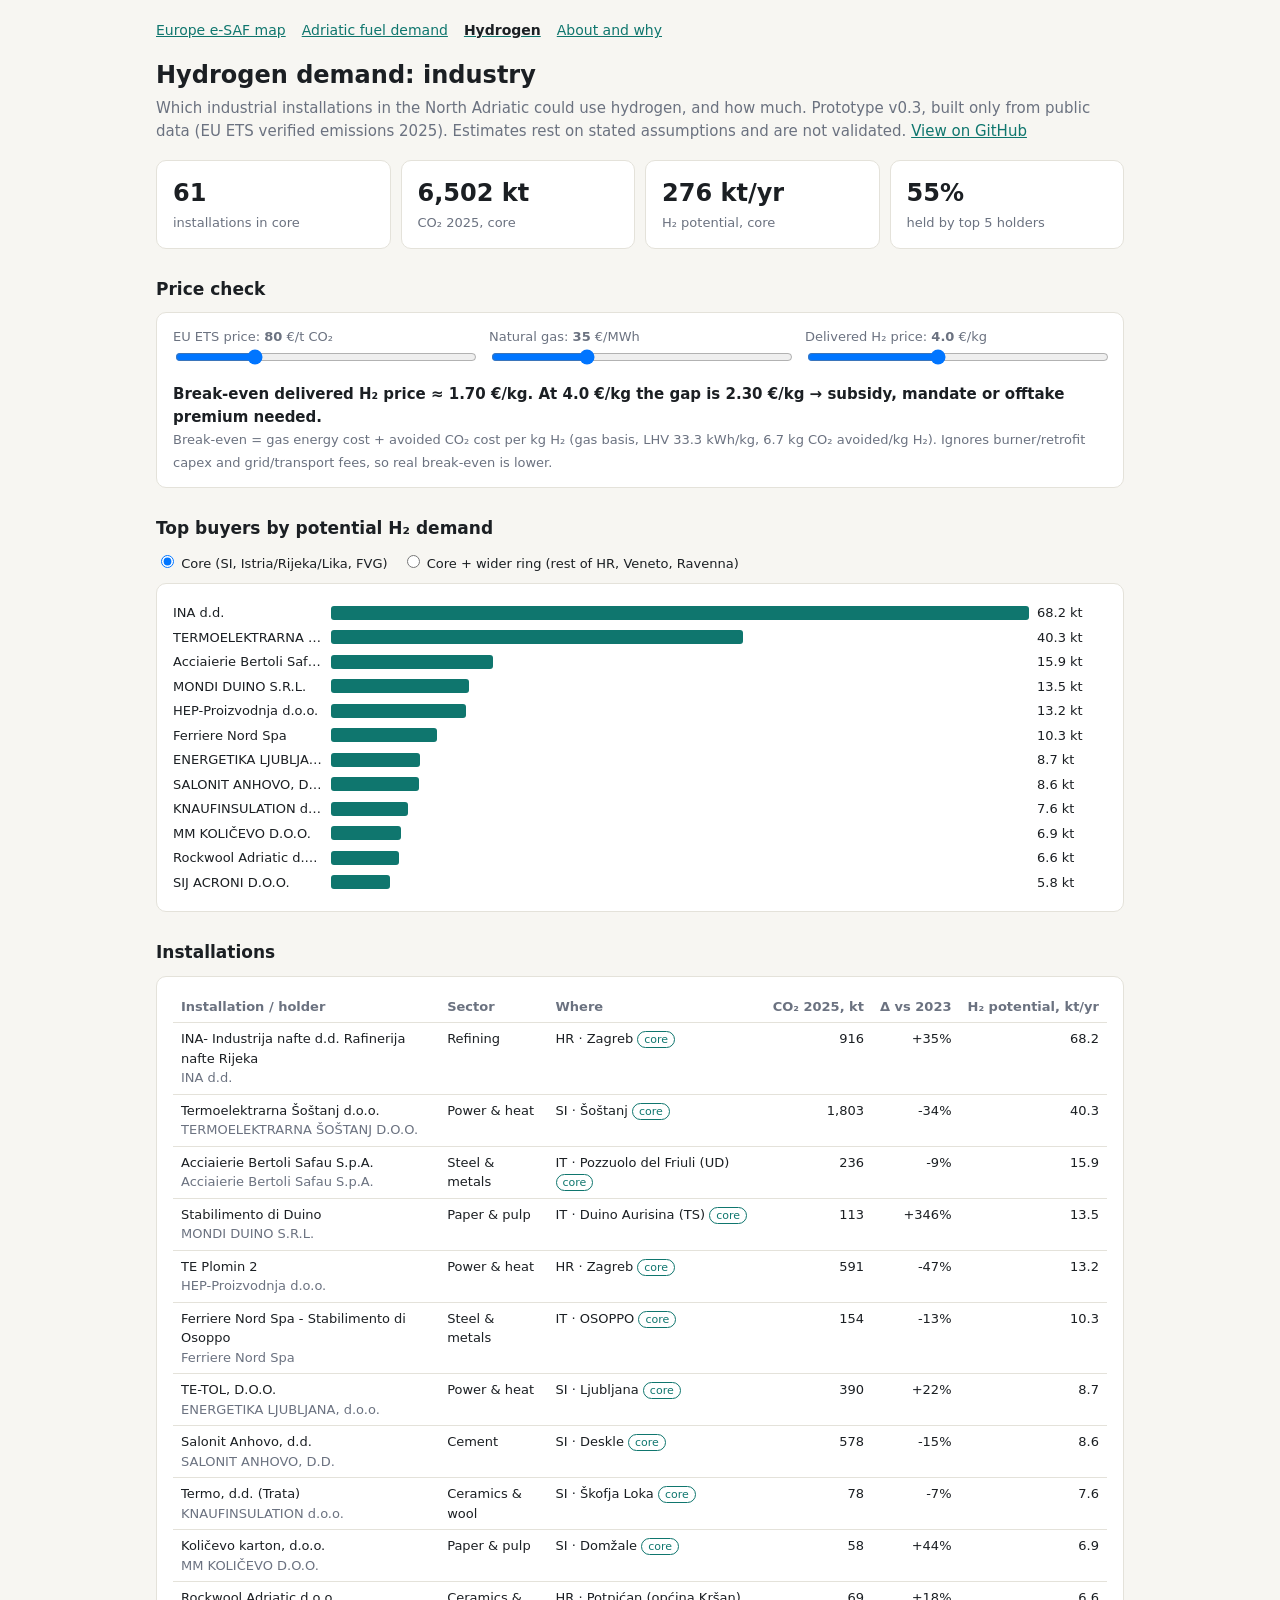
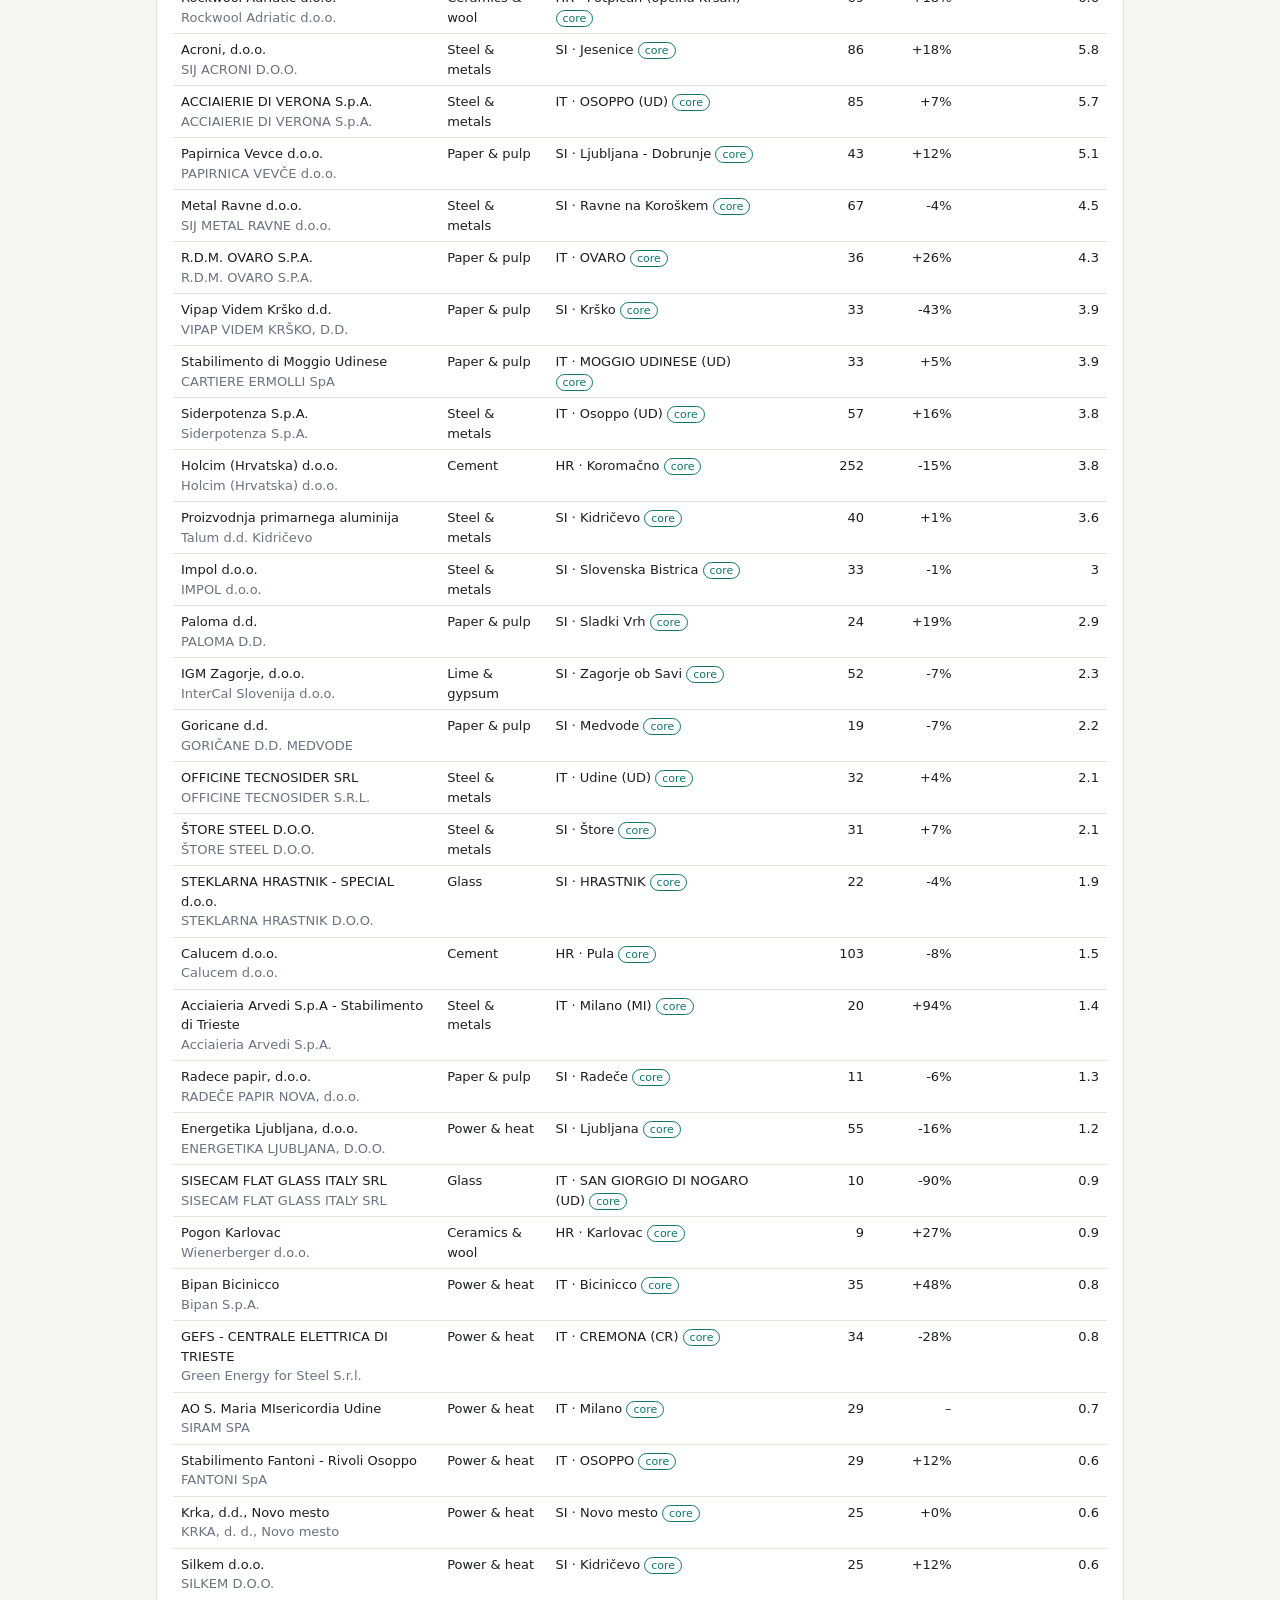
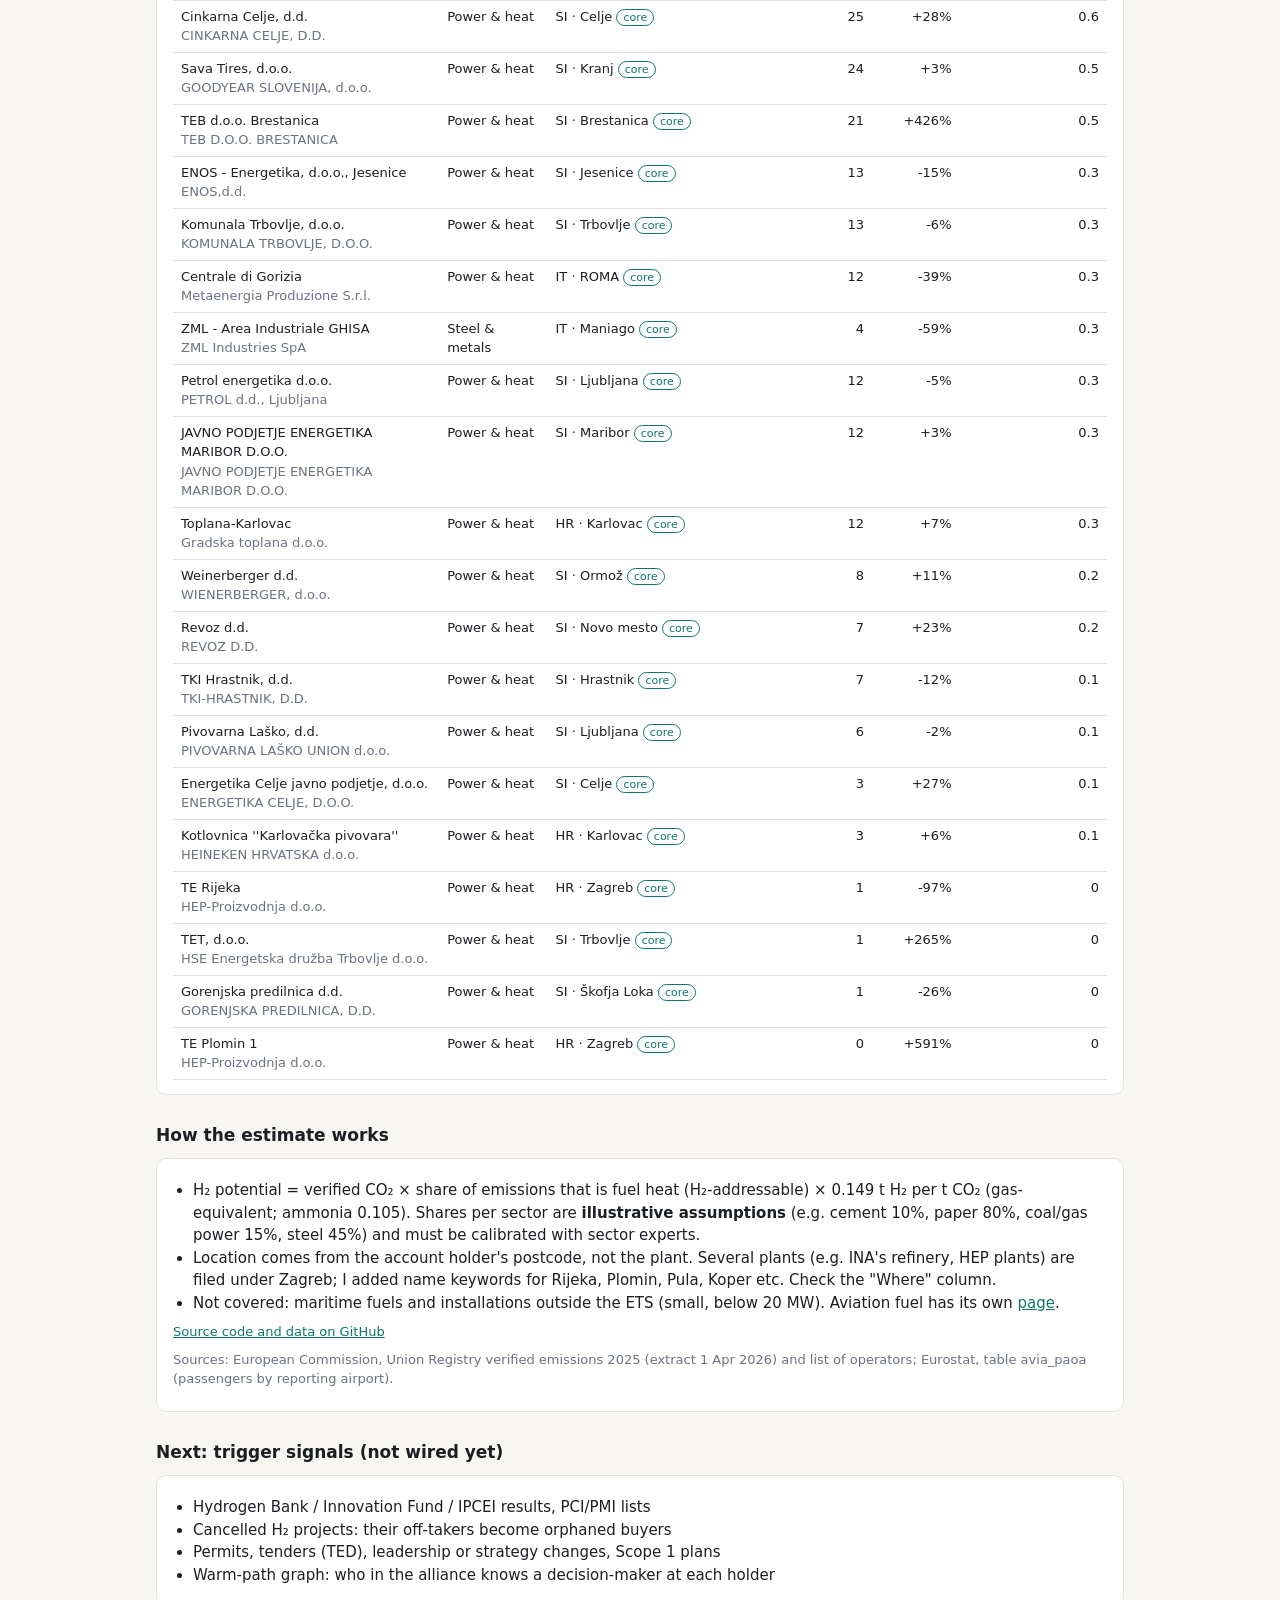
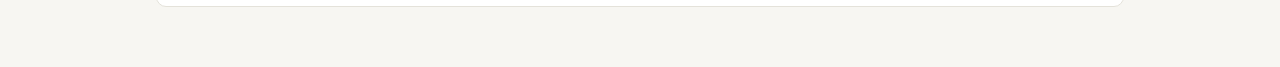
<file: hydrogen.html>
<!doctype html><html lang="en"><head><meta charset="utf-8"><meta name="viewport" content="width=device-width,initial-scale=1">
<title>Hydrogen Demand Map</title>
<link rel="stylesheet" href="style.css"></head><body><main>
<nav><a href="index.html">Europe e-SAF map</a><a href="adriatic-fuel.html">Adriatic fuel demand</a><a href="hydrogen.html"><b>Hydrogen</b></a><a href="about.html">About and why</a></nav>
<h1>Hydrogen demand: industry</h1>
<p class="sub">Which industrial installations in the North Adriatic could use hydrogen, and how much. Prototype v0.3, built only from public data (EU ETS verified emissions 2025). Estimates rest on stated assumptions and are not validated. <a href="https://github.com/MaxSemenchuk/north-adriatic-h2-demand-map">View on GitHub</a></p>
<div class="kpis" id="kpis"></div>
<h2>Price check</h2>
<div class="card"><div class="ctl">
<div><label>EU ETS price: <b id="vE"></b> €/t CO₂</label><input id="iE" type="range" min="40" max="200" value="80"></div>
<div><label>Natural gas: <b id="vG"></b> €/MWh</label><input id="iG" type="range" min="15" max="80" value="35"></div>
<div><label>Delivered H₂ price: <b id="vH"></b> €/kg</label><input id="iH" type="range" min="1" max="8" step="0.1" value="4"></div></div>
<div class="verdict" id="verdict"></div>
<small>Break-even = gas energy cost + avoided CO₂ cost per kg H₂ (gas basis, LHV 33.3 kWh/kg, 6.7 kg CO₂ avoided/kg H₂). Ignores burner/retrofit capex and grid/transport fees, so real break-even is lower.</small></div>
<h2>Top buyers by potential H₂ demand</h2>
<div class="tog"><label><input type="radio" name="z" value="core" checked> Core (SI, Istria/Rijeka/Lika, FVG)</label><label><input type="radio" name="z" value="all"> Core + wider ring (rest of HR, Veneto, Ravenna)</label></div>
<div class="card" id="bars"></div>
<h2>Installations</h2>
<div class="card tw"><table id="tb"><thead><tr><th data-k="n">Installation / holder</th><th data-k="s">Sector</th><th data-k="c">Where</th><th class="n" data-k="e">CO₂ 2025, kt</th><th class="n" data-k="tr">Δ vs 2023</th><th class="n" data-k="h2">H₂ potential, kt/yr</th></tr></thead><tbody></tbody></table></div>
<h2>How the estimate works</h2>
<div class="card"><ul>
<li>H₂ potential = verified CO₂ × share of emissions that is fuel heat (H₂-addressable) × 0.149 t H₂ per t CO₂ (gas-equivalent; ammonia 0.105). Shares per sector are <b>illustrative assumptions</b> (e.g. cement 10%, paper 80%, coal/gas power 15%, steel 45%) and must be calibrated with sector experts.</li>
<li>Location comes from the account holder's postcode, not the plant. Several plants (e.g. INA's refinery, HEP plants) are filed under Zagreb; I added name keywords for Rijeka, Plomin, Pula, Koper etc. Check the "Where" column.</li>
<li>Not covered: maritime fuels and installations outside the ETS (small, below 20 MW). Aviation fuel has its own <a href="adriatic-fuel.html">page</a>.</li></ul>
<p class="note"><a href="https://github.com/MaxSemenchuk/north-adriatic-h2-demand-map">Source code and data on GitHub</a></p>
<p class="note">Sources: European Commission, Union Registry verified emissions 2025 (extract 1 Apr 2026) and list of operators; Eurostat, table avia_paoa (passengers by reporting airport).</p></div>
<h2>Next: trigger signals (not wired yet)</h2>
<div class="card"><ul><li>Hydrogen Bank / Innovation Fund / IPCEI results, PCI/PMI lists</li><li>Cancelled H₂ projects: their off-takers become orphaned buyers</li><li>Permits, tenders (TED), leadership or strategy changes, Scope 1 plans</li><li>Warm-path graph: who in the alliance knows a decision-maker at each holder</li></ul></div>
</main>
<script>
const D=[{"c": "SI", "z": "core", "n": "Termoelektrarna Šoštanj d.o.o.", "h": "TERMOELEKTRARNA ŠOŠTANJ D.O.O.", "city": "Šoštanj", "a": "Combustion of fuels", "s": "Power & heat", "sh": 0.15, "f": 0.149, "e": 1803345, "e24": 3089330, "e23": 2745945}, {"c": "HR", "z": "core", "n": "INA- Industrija nafte d.d. Rafinerija nafte Rijeka", "h": "INA d.d.", "city": "Zagreb", "a": "Refining of mineral oil", "s": "Refining", "sh": 0.5, "f": 0.149, "e": 915840, "e24": 663741, "e23": 678325}, {"c": "HR", "z": "ring", "n": "Te-TO Zagreb", "h": "HEP-Proizvodnja d.o.o.", "city": "Zagreb", "a": "Combustion of fuels", "s": "Power & heat", "sh": 0.15, "f": 0.149, "e": 801993, "e24": 826717, "e23": 908702}, {"c": "HR", "z": "ring", "n": "Petrokemija d.d. tvornica gnojiva", "h": "Petrokemija d.d. tvornica gnojiva", "city": "Kutina", "a": "Production of ammonia", "s": "Ammonia / fertiliser", "sh": 0.9, "f": 0.105, "e": 773673, "e24": 279243, "e23": 344902}, {"c": "HR", "z": "ring", "n": "CEMEX Hrvatska d.d.", "h": "CEMEX Hrvatska d.d.", "city": "Kaštel Sućurac", "a": "Production of cement clinker", "s": "Cement", "sh": 0.1, "f": 0.149, "e": 607011, "e24": 637118, "e23": 781042}, {"c": "HR", "z": "core", "n": "TE Plomin 2", "h": "HEP-Proizvodnja d.o.o.", "city": "Zagreb", "a": "Combustion of fuels", "s": "Power & heat", "sh": 0.15, "f": 0.149, "e": 591315, "e24": 679871, "e23": 1118156}, {"c": "SI", "z": "core", "n": "Salonit Anhovo, d.d.", "h": "SALONIT ANHOVO, D.D.", "city": "Deskle", "a": "Production of cement clinker", "s": "Cement", "sh": 0.1, "f": 0.149, "e": 578284, "e24": 684374, "e23": 677478}, {"c": "HR", "z": "ring", "n": "Našicecement d.d.", "h": "NEXE d.d.", "city": "Našice", "a": "Production of cement clinker", "s": "Cement", "sh": 0.1, "f": 0.149, "e": 474039, "e24": 542645, "e23": 598547}, {"c": "SI", "z": "core", "n": "TE-TOL, D.O.O.", "h": "ENERGETIKA LJUBLJANA, d.o.o.", "city": "Ljubljana", "a": "Combustion of fuels", "s": "Power & heat", "sh": 0.15, "f": 0.149, "e": 390216, "e24": 292715, "e23": 319197}, {"c": "HR", "z": "core", "n": "Holcim (Hrvatska) d.o.o.", "h": "Holcim (Hrvatska) d.o.o.", "city": "Koromačno", "a": "Production of cement clinker", "s": "Cement", "sh": 0.1, "f": 0.149, "e": 252172, "e24": 298974, "e23": 297114}, {"c": "HR", "z": "ring", "n": "EL-TO Zagreb", "h": "HEP-Proizvodnja d.o.o.", "city": "Zagreb", "a": "Combustion of fuels", "s": "Power & heat", "sh": 0.15, "f": 0.149, "e": 241393, "e24": 194086, "e23": 197798}, {"c": "IT", "z": "core", "n": "Acciaierie Bertoli Safau S.p.A.", "h": "Acciaierie Bertoli Safau S.p.A.", "city": "Pozzuolo del Friuli (UD)", "a": "Production of pig iron or steel", "s": "Steel & metals", "sh": 0.45, "f": 0.149, "e": 236422, "e24": 241313, "e23": 259007}, {"c": "IT", "z": "ring", "n": "UNITA' PRODUTTIVA DI MONTICHIARI", "h": "FASSA SRL", "city": "SPRESIANO", "a": "Production of lime, or calcination of dolomite/magnesite", "s": "Lime & gypsum", "sh": 0.3, "f": 0.149, "e": 215805, "e24": 216122, "e23": 203439}, {"c": "IT", "z": "ring", "n": "Orion Engineered Carbons Srl S.r.l.", "h": "Orion Engineered Carbons S.r.l.", "city": "Ravenna", "a": "Other activity opted-in pursuant to Article 24 of Directive 2003/87/EC", "s": "Other", "sh": 0.3, "f": 0.149, "e": 206542, "e24": 222616, "e23": 207815}, {"c": "HR", "z": "ring", "n": "TE Sisak", "h": "HEP-Proizvodnja d.o.o.", "city": "Zagreb", "a": "Combustion of fuels", "s": "Power & heat", "sh": 0.15, "f": 0.149, "e": 205679, "e24": 472474, "e23": 621458}, {"c": "IT", "z": "ring", "n": "FORNI PER PRODUZIONE CALCE", "h": "FORNACI CALCE GRIGOLIN S.P.A.", "city": "SUSEGANA  (Fraz. Ponte della Priula)", "a": "Production of lime, or calcination of dolomite/magnesite", "s": "Lime & gypsum", "sh": 0.3, "f": 0.149, "e": 199309, "e24": 186553, "e23": 192233}, {"c": "IT", "z": "ring", "n": "Cabot Italiana SpA", "h": "Cabot Italiana SpA", "city": "Ravenna", "a": "Combustion of fuels", "s": "Power & heat", "sh": 0.15, "f": 0.149, "e": 173352, "e24": 188245, "e23": 186766}, {"c": "IT", "z": "core", "n": "Ferriere Nord Spa - Stabilimento di Osoppo", "h": "Ferriere Nord Spa", "city": "OSOPPO", "a": "Production of pig iron or steel", "s": "Steel & metals", "sh": 0.45, "f": 0.149, "e": 153923, "e24": 164404, "e23": 176710}, {"c": "IT", "z": "ring", "n": "PRODUZIONE CALCE VIVA CERAINO", "h": "FASSA SRL", "city": "SPRESIANO", "a": "Production of lime, or calcination of dolomite/magnesite", "s": "Lime & gypsum", "sh": 0.3, "f": 0.149, "e": 150215, "e24": 141464, "e23": 145472}, {"c": "IT", "z": "ring", "n": "CARTIERE  VILLA LAGARINA SPA", "h": "CARTIERE VILLA LAGARINA SPA", "city": "ISTRANA", "a": "Production of paper or cardboard", "s": "Paper & pulp", "sh": 0.8, "f": 0.149, "e": 113667, "e24": 97886, "e23": 91487}, {"c": "IT", "z": "core", "n": "Stabilimento di Duino", "h": "MONDI DUINO S.R.L.", "city": "Duino Aurisina (TS)", "a": "Production of paper or cardboard", "s": "Paper & pulp", "sh": 0.8, "f": 0.149, "e": 113241, "e24": 5, "e23": 25402}, {"c": "HR", "z": "ring", "n": "Vetropack Straža tvornica stakla d.d. Hum na Sutli", "h": "Vetropack Straža tvornica stakla d.d.", "city": "Hum na Sutli", "a": "Manufacture of glass", "s": "Glass", "sh": 0.6, "f": 0.149, "e": 108224, "e24": 99511, "e23": 118540}, {"c": "IT", "z": "ring", "n": "IMPIANTO PER LA PRODUZIONE DI VETRO CAVO MECCANICO", "h": "ZIGNAGO VETRO S.p.A.", "city": "FOSSALTA DI PORTOGRUARO", "a": "Manufacture of glass", "s": "Glass", "sh": 0.6, "f": 0.149, "e": 107429, "e24": 108745, "e23": 116176}, {"c": "HR", "z": "core", "n": "Calucem d.o.o.", "h": "Calucem d.o.o.", "city": "Pula", "a": "Production of cement clinker", "s": "Cement", "sh": 0.1, "f": 0.149, "e": 102858, "e24": 86173, "e23": 111801}, {"c": "IT", "z": "ring", "n": "Unigrà SRL. - stabilimento di Conselice", "h": "Unigrà Srl", "city": "CONSELICE", "a": "Combustion of fuels", "s": "Power & heat", "sh": 0.15, "f": 0.149, "e": 101173, "e24": 69892, "e23": 54756}, {"c": "SI", "z": "core", "n": "Acroni, d.o.o.", "h": "SIJ ACRONI D.O.O.", "city": "Jesenice", "a": "Production of pig iron or steel", "s": "Steel & metals", "sh": 0.45, "f": 0.149, "e": 86003, "e24": 91097, "e23": 72758}, {"c": "IT", "z": "core", "n": "ACCIAIERIE DI VERONA S.p.A.", "h": "ACCIAIERIE DI VERONA S.p.A.", "city": "OSOPPO (UD)", "a": "Production of pig iron or steel", "s": "Steel & metals", "sh": 0.45, "f": 0.149, "e": 85416, "e24": 79670, "e23": 79859}, {"c": "IT", "z": "ring", "n": "FORNACI ZULIAN s.r.l.", "h": "Fornaci Zulian srl", "city": "FONTANIVA (PD)", "a": "Installations for the production of cement clinker in rotary kilns or lime in rotary kilns or in other furnaces", "s": "Cement", "sh": 0.1, "f": 0.149, "e": 78403, "e24": 76853, "e23": 78594}, {"c": "SI", "z": "core", "n": "Termo, d.d. (Trata)", "h": "KNAUFINSULATION d.o.o.", "city": "Škofja Loka", "a": "Manufacture of mineral wool", "s": "Ceramics & wool", "sh": 0.65, "f": 0.149, "e": 78062, "e24": 85047, "e23": 84206}, {"c": "IT", "z": "ring", "n": "CARTIERE DEL POLESINE SPA STABILIMENTO DI ADRIA", "h": "Cartiere del Polesine S.p.A.", "city": "LOREO", "a": "Production of paper or cardboard", "s": "Paper & pulp", "sh": 0.8, "f": 0.149, "e": 77777, "e24": 76304, "e23": 79254}, {"c": "IT", "z": "ring", "n": "STABILIMENTO DI MANTOVA", "h": "CARTIERE VILLA LAGARINA SPA", "city": "ISTRANA", "a": "Production of paper or cardboard", "s": "Paper & pulp", "sh": 0.8, "f": 0.149, "e": 77389, "e24": 56372, "e23": 94760}, {"c": "IT", "z": "ring", "n": "IMPIANTO PER LA PRODUZIONE DI VETRO CAVO MECCANICO", "h": "ZIGNAGO VETRO S.p.A.", "city": "FOSSALTA DI PORTOGRUARO", "a": "Manufacture of glass", "s": "Glass", "sh": 0.6, "f": 0.149, "e": 75146, "e24": 68062, "e23": 79854}, {"c": "HR", "z": "ring", "n": "Objekti prerade plina Molve", "h": "INA d.d.", "city": "Zagreb", "a": "Combustion of fuels", "s": "Power & heat", "sh": 0.15, "f": 0.149, "e": 73429, "e24": 79630, "e23": 71130}, {"c": "IT", "z": "ring", "n": "UNITA' PRODUTTIVA DI SPRESIANO", "h": "FASSA SRL", "city": "SPRESIANO", "a": "Production of lime, or calcination of dolomite/magnesite", "s": "Lime & gypsum", "sh": 0.3, "f": 0.149, "e": 72092, "e24": 73059, "e23": 72084}, {"c": "HR", "z": "ring", "n": "DS Smith Belišće Croatia d.o.o.", "h": "DS Smith Belišće Croatia d.o.o.", "city": "Belišće", "a": "Combustion of fuels", "s": "Power & heat", "sh": 0.15, "f": 0.149, "e": 70358, "e24": 97175, "e23": 90975}, {"c": "HR", "z": "core", "n": "Rockwool Adriatic d.o.o.", "h": "Rockwool Adriatic d.o.o.", "city": "Potpićan (općina Kršan)", "a": "Manufacture of mineral wool", "s": "Ceramics & wool", "sh": 0.65, "f": 0.149, "e": 68527, "e24": 70618, "e23": 57830}, {"c": "SI", "z": "core", "n": "Metal Ravne d.o.o.", "h": "SIJ METAL RAVNE d.o.o.", "city": "Ravne na Koroškem", "a": "Production of pig iron or steel", "s": "Steel & metals", "sh": 0.45, "f": 0.149, "e": 66977, "e24": 70803, "e23": 69739}, {"c": "IT", "z": "ring", "n": "Bunge Italia S.p.A. Stabilimento di Porto Corsini", "h": "Bunge Italia SpA", "city": "RAVENNA", "a": "Combustion of fuels", "s": "Power & heat", "sh": 0.15, "f": 0.149, "e": 63803, "e24": 66978, "e23": 66229}, {"c": "IT", "z": "ring", "n": "CARTIERA DI CARBONERA SPA", "h": "CARTIERA DI CARBONERA SPA", "city": "ISTRANA", "a": "Production of paper or cardboard", "s": "Paper & pulp", "sh": 0.8, "f": 0.149, "e": 59705, "e24": 49072, "e23": 48845}, {"c": "SI", "z": "core", "n": "Količevo karton, d.o.o.", "h": "MM KOLIČEVO D.O.O.", "city": "Domžale", "a": "Production of paper or cardboard", "s": "Paper & pulp", "sh": 0.8, "f": 0.149, "e": 57593, "e24": 52074, "e23": 39955}, {"c": "IT", "z": "core", "n": "Siderpotenza S.p.A.", "h": "Siderpotenza S.p.A.", "city": "Osoppo (UD)", "a": "Production of pig iron or steel", "s": "Steel & metals", "sh": 0.45, "f": 0.149, "e": 57072, "e24": 51415, "e23": 49240}, {"c": "SI", "z": "core", "n": "Energetika Ljubljana, d.o.o.", "h": "ENERGETIKA LJUBLJANA, D.O.O.", "city": "Ljubljana", "a": "Combustion of fuels", "s": "Power & heat", "sh": 0.15, "f": 0.149, "e": 55334, "e24": 71150, "e23": 65870}, {"c": "SI", "z": "core", "n": "IGM Zagorje, d.o.o.", "h": "InterCal Slovenija d.o.o.", "city": "Zagorje ob Savi", "a": "Production of lime, or calcination of dolomite/magnesite", "s": "Lime & gypsum", "sh": 0.3, "f": 0.149, "e": 51975, "e24": 53240, "e23": 55756}, {"c": "HR", "z": "ring", "n": "POGON I", "h": "Intercal Croatia d.o.o.", "city": "Sirač", "a": "Production of lime, or calcination of dolomite/magnesite", "s": "Lime & gypsum", "sh": 0.3, "f": 0.149, "e": 50166, "e24": 30044, "e23": 42597}, {"c": "IT", "z": "ring", "n": "CARTIERA GIORGIONE S.p.A.", "h": "CARTIERA GIORGIONE S.p.A.", "city": "CASTELFRANCO VENETO", "a": "Industrial plants for the production of (a) pulp from timber or other fibrous materials (b) paper and board", "s": "Paper & pulp", "sh": 0.8, "f": 0.149, "e": 49749, "e24": 51319, "e23": 51215}, {"c": "HR", "z": "ring", "n": "Objekti frakcionacije Ivanić Grad", "h": "INA d.d.", "city": "Zagreb", "a": "Combustion of fuels", "s": "Power & heat", "sh": 0.15, "f": 0.149, "e": 48328, "e24": 49693, "e23": 46433}, {"c": "IT", "z": "ring", "n": "Sappi Condino", "h": "SAPPI ITALY OPERATIONS  SPA", "city": "CARMIGNANO DI BRENTA (PD)", "a": "Production of paper or cardboard", "s": "Paper & pulp", "sh": 0.8, "f": 0.149, "e": 45805, "e24": 46147, "e23": 37892}, {"c": "SI", "z": "core", "n": "Papirnica Vevce d.o.o.", "h": "PAPIRNICA VEVČE d.o.o.", "city": "Ljubljana - Dobrunje", "a": "Production of paper or cardboard", "s": "Paper & pulp", "sh": 0.8, "f": 0.149, "e": 43130, "e24": 43620, "e23": 38357}, {"c": "HR", "z": "ring", "n": "POGON II", "h": "Intercal Croatia d.o.o.", "city": "Sirač", "a": "Production of lime, or calcination of dolomite/magnesite", "s": "Lime & gypsum", "sh": 0.3, "f": 0.149, "e": 42453, "e24": 55407, "e23": 44082}, {"c": "HR", "z": "ring", "n": "TE-TO Osijek", "h": "HEP-Proizvodnja d.o.o.", "city": "Zagreb", "a": "Combustion of fuels", "s": "Power & heat", "sh": 0.15, "f": 0.149, "e": 41677, "e24": 50459, "e23": 78351}, {"c": "HR", "z": "ring", "n": "HIŠ pogon Županja", "h": "Hrvatska industrija šećera d.d.", "city": "Zagreb", "a": "Combustion of fuels", "s": "Power & heat", "sh": 0.15, "f": 0.149, "e": 41194, "e24": 42486, "e23": 62244}, {"c": "HR", "z": "ring", "n": "Terminal za UPP", "h": "LNG Hrvatska d.o.o.", "city": "Zagreb", "a": "Combustion of fuels", "s": "Power & heat", "sh": 0.15, "f": 0.149, "e": 40690, "e24": 37468, "e23": 38215}, {"c": "SI", "z": "core", "n": "Proizvodnja primarnega aluminija", "h": "Talum d.d. Kidričevo", "city": "Kidričevo", "a": "Production of primary aluminium", "s": "Steel & metals", "sh": 0.6, "f": 0.149, "e": 40108, "e24": 41217, "e23": 39812}, {"c": "IT", "z": "core", "n": "R.D.M. OVARO S.P.A.", "h": "R.D.M. OVARO S.P.A.", "city": "OVARO", "a": "Production of paper or cardboard", "s": "Paper & pulp", "sh": 0.8, "f": 0.149, "e": 35742, "e24": 34291, "e23": 28285}, {"c": "IT", "z": "core", "n": "Bipan Bicinicco", "h": "Bipan S.p.A.", "city": "Bicinicco", "a": "Combustion of fuels", "s": "Power & heat", "sh": 0.15, "f": 0.149, "e": 35353, "e24": 31409, "e23": 23892}, {"c": "IT", "z": "ring", "n": "Papergroup S.p.A. Divisione Cartiera", "h": "TOLENTINO SPA", "city": "TREVISO", "a": "Industrial plants for the production of (a) pulp from timber or other fibrous materials (b) paper and board", "s": "Paper & pulp", "sh": 0.8, "f": 0.149, "e": 35102, "e24": 35922, "e23": 34288}, {"c": "IT", "z": "ring", "n": "UNITA' PRODUTTIVA DI CALLIANO", "h": "FASSA SRL", "city": "SPRESIANO", "a": "Production or processing of gypsum or plasterboard", "s": "Lime & gypsum", "sh": 0.3, "f": 0.149, "e": 34133, "e24": 32572, "e23": 30151}, {"c": "IT", "z": "core", "n": "GEFS - CENTRALE ELETTRICA DI TRIESTE", "h": "Green Energy for Steel S.r.l.", "city": "CREMONA (CR)", "a": "Combustion of fuels", "s": "Power & heat", "sh": 0.15, "f": 0.149, "e": 33813, "e24": 35359, "e23": 46640}, {"c": "HR", "z": "ring", "n": "Knauf Insulation d.o.o.", "h": "KNAUF INSULATION d.o.o.", "city": "Novi Marof", "a": "Manufacture of mineral wool", "s": "Ceramics & wool", "sh": 0.65, "f": 0.149, "e": 33069, "e24": 35018, "e23": 36071}, {"c": "SI", "z": "core", "n": "Impol d.o.o.", "h": "IMPOL d.o.o.", "city": "Slovenska Bistrica", "a": "Production of secondary aluminium", "s": "Steel & metals", "sh": 0.6, "f": 0.149, "e": 33054, "e24": 33176, "e23": 33494}, {"c": "IT", "z": "ring", "n": "TOLENTINO S.R.L.", "h": "TOLENTINO SPA", "city": "TREVISO", "a": "Production of paper or cardboard", "s": "Paper & pulp", "sh": 0.8, "f": 0.149, "e": 32729, "e24": 31656, "e23": 27123}, {"c": "SI", "z": "core", "n": "Vipap Videm Krško d.d.", "h": "VIPAP VIDEM KRŠKO, D.D.", "city": "Krško", "a": "Production of paper or cardboard", "s": "Paper & pulp", "sh": 0.8, "f": 0.149, "e": 32649, "e24": 44195, "e23": 57681}, {"c": "IT", "z": "core", "n": "Stabilimento di Moggio Udinese", "h": "CARTIERE ERMOLLI SpA", "city": "MOGGIO UDINESE (UD)", "a": "Production of paper or cardboard", "s": "Paper & pulp", "sh": 0.8, "f": 0.149, "e": 32604, "e24": 34264, "e23": 30966}, {"c": "IT", "z": "ring", "n": "Stabilimento di Monopoli", "h": "Casa Olearia Italiana spa", "city": "Venezia", "a": "Combustion of fuels", "s": "Power & heat", "sh": 0.15, "f": 0.149, "e": 32113, "e24": 29853, "e23": 22006}, {"c": "IT", "z": "core", "n": "OFFICINE TECNOSIDER SRL", "h": "OFFICINE TECNOSIDER S.R.L.", "city": "Udine (UD)", "a": "Production or processing of ferrous metals", "s": "Steel & metals", "sh": 0.45, "f": 0.149, "e": 31931, "e24": 28457, "e23": 30716}, {"c": "SI", "z": "core", "n": "ŠTORE STEEL D.O.O.", "h": "ŠTORE STEEL D.O.O.", "city": "Štore", "a": "Production of pig iron or steel", "s": "Steel & metals", "sh": 0.45, "f": 0.149, "e": 31156, "e24": 27668, "e23": 29129}, {"c": "IT", "z": "core", "n": "AO S. Maria MIsericordia Udine", "h": "SIRAM SPA", "city": "Milano", "a": "Combustion of fuels", "s": "Power & heat", "sh": 0.15, "f": 0.149, "e": 29494, "e24": null, "e23": null}, {"c": "IT", "z": "core", "n": "Stabilimento Fantoni - Rivoli Osoppo", "h": "FANTONI SpA", "city": "OSOPPO", "a": "Combustion installations with a rated thermal input exceeding 20 MW", "s": "Power & heat", "sh": 0.15, "f": 0.149, "e": 28611, "e24": 22238, "e23": 25500}, {"c": "IT", "z": "ring", "n": "Cereal Docks Marghera", "h": "CEREAL DOCKS MARGHERA S.R.L.", "city": "VENEZIA", "a": "Combustion of fuels", "s": "Power & heat", "sh": 0.15, "f": 0.149, "e": 27928, "e24": 43484, "e23": 42149}, {"c": "HR", "z": "ring", "n": "GIRK Kalun d.d.", "h": "GIRK Kalun d.d.", "city": "Drniš", "a": "Production of lime, or calcination of dolomite/magnesite", "s": "Lime & gypsum", "sh": 0.3, "f": 0.149, "e": 25589, "e24": 28861, "e23": 30111}, {"c": "SI", "z": "core", "n": "Krka, d.d., Novo mesto", "h": "KRKA, d. d., Novo mesto", "city": "Novo mesto", "a": "Combustion of fuels", "s": "Power & heat", "sh": 0.15, "f": 0.149, "e": 25362, "e24": 24228, "e23": 25353}, {"c": "IT", "z": "ring", "n": "Santa Maria s.r.l. Stabilimento di Filo", "h": "Santa Maria s.r.l.", "city": "Alfonsine (RA)", "a": "Manufacture of ceramics", "s": "Ceramics & wool", "sh": 0.65, "f": 0.149, "e": 25209, "e24": 22298, "e23": 25881}, {"c": "SI", "z": "core", "n": "Silkem d.o.o.", "h": "SILKEM  D.O.O.", "city": "Kidričevo", "a": "Combustion of fuels", "s": "Power & heat", "sh": 0.15, "f": 0.149, "e": 25122, "e24": 25918, "e23": 22419}, {"c": "IT", "z": "ring", "n": "Raffineria di greggi e oli pesanti", "h": "Alma Petroli Spa", "city": "RAVENNA", "a": "Refining of mineral oil", "s": "Refining", "sh": 0.5, "f": 0.149, "e": 25095, "e24": 28234, "e23": 27363}, {"c": "SI", "z": "core", "n": "Cinkarna Celje, d.d.", "h": "CINKARNA CELJE, D.D.", "city": "Celje", "a": "Combustion installations with a rated thermal input exceeding 20 MW", "s": "Power & heat", "sh": 0.15, "f": 0.149, "e": 24767, "e24": 23273, "e23": 19371}, {"c": "SI", "z": "core", "n": "Paloma d.d.", "h": "PALOMA D.D.", "city": "Sladki Vrh", "a": "Production of paper or cardboard", "s": "Paper & pulp", "sh": 0.8, "f": 0.149, "e": 24183, "e24": 25559, "e23": 20271}, {"c": "SI", "z": "core", "n": "Sava Tires, d.o.o.", "h": "GOODYEAR SLOVENIJA, d.o.o.", "city": "Kranj", "a": "Combustion of fuels", "s": "Power & heat", "sh": 0.15, "f": 0.149, "e": 24080, "e24": 24127, "e23": 23286}, {"c": "SI", "z": "core", "n": "STEKLARNA HRASTNIK - SPECIAL d.o.o.", "h": "STEKLARNA HRASTNIK D.O.O.", "city": "HRASTNIK", "a": "Manufacture of glass", "s": "Glass", "sh": 0.6, "f": 0.149, "e": 21713, "e24": 23251, "e23": 22627}, {"c": "SI", "z": "core", "n": "TEB d.o.o. Brestanica", "h": "TEB D.O.O. BRESTANICA", "city": "Brestanica", "a": "Combustion of fuels", "s": "Power & heat", "sh": 0.15, "f": 0.149, "e": 20650, "e24": 26021, "e23": 3929}, {"c": "IT", "z": "core", "n": "Acciaieria Arvedi S.p.A - Stabilimento di Trieste", "h": "Acciaieria Arvedi S.p.A.", "city": "Milano (MI)", "a": "Production or processing of ferrous metals", "s": "Steel & metals", "sh": 0.45, "f": 0.149, "e": 20196, "e24": 16968, "e23": 10419}, {"c": "SI", "z": "core", "n": "Goricane d.d.", "h": "GORIČANE D.D. MEDVODE", "city": "Medvode", "a": "Production of paper or cardboard", "s": "Paper & pulp", "sh": 0.8, "f": 0.149, "e": 18857, "e24": 20693, "e23": 20261}, {"c": "IT", "z": "ring", "n": "Stabilimento di Maniago", "h": "Fonderie Pandolfo SpA", "city": "Rubano (PD) - Località SARMEOLA", "a": "Production of secondary aluminium", "s": "Steel & metals", "sh": 0.6, "f": 0.149, "e": 18637, "e24": 16395, "e23": 15651}, {"c": "IT", "z": "ring", "n": "NICHE Fusina Rolled Products srl", "h": "Niche Fusina Rolled Products srl", "city": "Malcontenta loc. Fusina (Venezia)", "a": "Production of secondary aluminium", "s": "Steel & metals", "sh": 0.6, "f": 0.149, "e": 17349, "e24": 16703, "e23": 15347}, {"c": "IT", "z": "ring", "n": "CARTIERE DEL POLESINE SPA - STABILIMENTO DI LOREO", "h": "Cartiere del Polesine S.p.A.", "city": "LOREO", "a": "Production of paper or cardboard", "s": "Paper & pulp", "sh": 0.8, "f": 0.149, "e": 17248, "e24": 16472, "e23": 15189}, {"c": "IT", "z": "ring", "n": "Centrale elettrica con motori endotermici", "h": "Ital Green Energy srl", "city": "Venezia", "a": "Combustion of fuels", "s": "Power & heat", "sh": 0.15, "f": 0.149, "e": 16063, "e24": 18737, "e23": 6902}, {"c": "HR", "z": "ring", "n": "Impol - TLM d.o.o.", "h": "Impol - TLM d.o.o.", "city": "Šibenik", "a": "Production of secondary aluminium", "s": "Steel & metals", "sh": 0.6, "f": 0.149, "e": 15579, "e24": 15832, "e23": 15151}, {"c": "SI", "z": "core", "n": "ENOS - Energetika, d.o.o., Jesenice", "h": "ENOS,d.d.", "city": "Jesenice", "a": "Combustion of fuels", "s": "Power & heat", "sh": 0.15, "f": 0.149, "e": 13497, "e24": 14049, "e23": 15826}, {"c": "HR", "z": "ring", "n": "Ciglana Cerje Tužno d.o.o.", "h": "Ciglana Cerje Tužno d.o.o.", "city": "Maruševec", "a": "Manufacture of ceramics", "s": "Ceramics & wool", "sh": 0.65, "f": 0.149, "e": 13444, "e24": 11874, "e23": 10672}, {"c": "SI", "z": "core", "n": "Komunala Trbovlje, d.o.o.", "h": "KOMUNALA TRBOVLJE, D.O.O.", "city": "Trbovlje", "a": "Combustion of fuels", "s": "Power & heat", "sh": 0.15, "f": 0.149, "e": 12769, "e24": 9627, "e23": 13590}, {"c": "IT", "z": "core", "n": "Centrale di Gorizia", "h": "Metaenergia Produzione S.r.l.", "city": "ROMA", "a": "Combustion of fuels", "s": "Power & heat", "sh": 0.15, "f": 0.149, "e": 12281, "e24": 27755, "e23": 20213}, {"c": "SI", "z": "core", "n": "Petrol energetika d.o.o.", "h": "PETROL d.d., Ljubljana", "city": "Ljubljana", "a": "Combustion of fuels", "s": "Power & heat", "sh": 0.15, "f": 0.149, "e": 11960, "e24": 11280, "e23": 12556}, {"c": "SI", "z": "core", "n": "JAVNO PODJETJE ENERGETIKA MARIBOR D.O.O.", "h": "JAVNO PODJETJE ENERGETIKA MARIBOR D.O.O.", "city": "Maribor", "a": "Combustion of fuels", "s": "Power & heat", "sh": 0.15, "f": 0.149, "e": 11954, "e24": 12624, "e23": 11570}, {"c": "HR", "z": "ring", "n": "HARTMANN HRVATSKA", "h": "HARTMANN d.o.o.", "city": "Koprivnica", "a": "Production of paper or cardboard", "s": "Paper & pulp", "sh": 0.8, "f": 0.149, "e": 11868, "e24": 11839, "e23": 13400}, {"c": "HR", "z": "core", "n": "Toplana-Karlovac", "h": "Gradska toplana d.o.o.", "city": "Karlovac", "a": "Combustion of fuels", "s": "Power & heat", "sh": 0.15, "f": 0.149, "e": 11841, "e24": 10378, "e23": 11078}, {"c": "SI", "z": "core", "n": "Radece papir, d.o.o.", "h": "RADEČE PAPIR NOVA, d.o.o.", "city": "Radeče", "a": "Production of paper or cardboard", "s": "Paper & pulp", "sh": 0.8, "f": 0.149, "e": 10883, "e24": 11263, "e23": 11625}, {"c": "IT", "z": "core", "n": "SISECAM FLAT GLASS ITALY SRL", "h": "SISECAM FLAT GLASS ITALY SRL", "city": "SAN GIORGIO DI NOGARO (UD)", "a": "Manufacture of glass", "s": "Glass", "sh": 0.6, "f": 0.149, "e": 9971, "e24": 91764, "e23": 103879}, {"c": "HR", "z": "core", "n": "Pogon Karlovac", "h": "Wienerberger d.o.o.", "city": "Karlovac", "a": "Manufacture of ceramics", "s": "Ceramics & wool", "sh": 0.65, "f": 0.149, "e": 9157, "e24": 8615, "e23": 7231}, {"c": "SI", "z": "core", "n": "Weinerberger d.d.", "h": "WIENERBERGER, d.o.o.", "city": "Ormož", "a": "Combustion of fuels", "s": "Power & heat", "sh": 0.15, "f": 0.149, "e": 8340, "e24": 7061, "e23": 7494}, {"c": "HR", "z": "ring", "n": "Pogon I", "h": "Dilj d.o.o.", "city": "Vinkovci", "a": "Manufacture of ceramics", "s": "Ceramics & wool", "sh": 0.65, "f": 0.149, "e": 8156, "e24": 7941, "e23": 7591}, {"c": "IT", "z": "ring", "n": "Distillerie Bonollo Umberto-Stabilimento Conselve", "h": "Distillerie Bonollo Umberto S.p.A.", "city": "Mestrino (PD)", "a": "Combustion installations with a rated thermal input exceeding 20 MW", "s": "Power & heat", "sh": 0.15, "f": 0.149, "e": 7605, "e24": 6842, "e23": 6088}, {"c": "HR", "z": "ring", "n": "Pogon Slavonka", "h": "Dilj d.o.o.", "city": "Vinkovci", "a": "Manufacture of ceramics", "s": "Ceramics & wool", "sh": 0.65, "f": 0.149, "e": 7217, "e24": 7507, "e23": 6932}, {"c": "SI", "z": "core", "n": "Revoz d.d.", "h": "REVOZ D.D.", "city": "Novo mesto", "a": "Combustion of fuels", "s": "Power & heat", "sh": 0.15, "f": 0.149, "e": 6979, "e24": 6413, "e23": 5659}, {"c": "HR", "z": "ring", "n": "Kronospan CRO d.o.o", "h": "Kronospan CRO d.o.o.", "city": "Bjelovar", "a": "Combustion of fuels", "s": "Power & heat", "sh": 0.15, "f": 0.149, "e": 6771, "e24": 14095, "e23": 19843}, {"c": "SI", "z": "core", "n": "TKI Hrastnik, d.d.", "h": "TKI-HRASTNIK, D.D.", "city": "Hrastnik", "a": "Combustion of fuels", "s": "Power & heat", "sh": 0.15, "f": 0.149, "e": 6622, "e24": 7659, "e23": 7546}, {"c": "HR", "z": "ring", "n": "LEIER-LEITL d.o.o.", "h": "LEIER-LEITL d.o.o.", "city": "Turčin", "a": "Manufacture of ceramics", "s": "Ceramics & wool", "sh": 0.65, "f": 0.149, "e": 6026, "e24": 6366, "e23": 5231}, {"c": "IT", "z": "ring", "n": "Kastamonu Italia SPA", "h": "Kastamonu Italia SPA", "city": "Ravenna (RA)", "a": "Combustion of fuels", "s": "Power & heat", "sh": 0.15, "f": 0.149, "e": 5868, "e24": 3551, "e23": 1987}, {"c": "SI", "z": "core", "n": "Pivovarna Laško, d.d.", "h": "PIVOVARNA LAŠKO UNION d.o.o.", "city": "Ljubljana", "a": "Combustion of fuels", "s": "Power & heat", "sh": 0.15, "f": 0.149, "e": 5620, "e24": 6389, "e23": 5751}, {"c": "IT", "z": "ring", "n": "Sappi Carmignano", "h": "SAPPI ITALY OPERATIONS  SPA", "city": "CARMIGNANO DI BRENTA (PD)", "a": "Production of paper or cardboard", "s": "Paper & pulp", "sh": 0.8, "f": 0.149, "e": 5231, "e24": 5302, "e23": 4574}, {"c": "IT", "z": "ring", "n": "Centrale Biomasse Conselice Est", "h": "Unigrà Srl", "city": "CONSELICE", "a": "Combustion of fuels", "s": "Power & heat", "sh": 0.15, "f": 0.149, "e": 4893, "e24": 1942, "e23": 2052}, {"c": "HR", "z": "ring", "n": "Pogon Našice", "h": "Dilj d.o.o.", "city": "Vinkovci", "a": "Manufacture of ceramics", "s": "Ceramics & wool", "sh": 0.65, "f": 0.149, "e": 4812, "e24": 3428, "e23": 6066}, {"c": "IT", "z": "ring", "n": "PRO GEST SPA", "h": "PRO-GEST S.P.A.", "city": "TREVISO", "a": "Production of paper or cardboard", "s": "Paper & pulp", "sh": 0.8, "f": 0.149, "e": 4327, "e24": 4155, "e23": 4612}, {"c": "HR", "z": "ring", "n": "Podravka d.d. - lokacija industrijska zona Danica", "h": "Podravka d.d.", "city": "Koprivnica", "a": "Combustion of fuels", "s": "Power & heat", "sh": 0.15, "f": 0.149, "e": 4321, "e24": 3810, "e23": 8977}, {"c": "IT", "z": "core", "n": "ZML - Area Industriale GHISA", "h": "ZML Industries SpA", "city": "Maniago", "a": "Production or processing of ferrous metals", "s": "Steel & metals", "sh": 0.45, "f": 0.149, "e": 4086, "e24": 4844, "e23": 9997}, {"c": "SI", "z": "core", "n": "Energetika Celje javno podjetje, d.o.o.", "h": "ENERGETIKA CELJE, D.O.O.", "city": "Celje", "a": "Combustion of fuels", "s": "Power & heat", "sh": 0.15, "f": 0.149, "e": 3325, "e24": 2755, "e23": 2623}, {"c": "HR", "z": "core", "n": "Kotlovnica ''Karlovačka pivovara''", "h": "HEINEKEN HRVATSKA d.o.o.", "city": "Karlovac", "a": "Combustion of fuels", "s": "Power & heat", "sh": 0.15, "f": 0.149, "e": 3179, "e24": 2930, "e23": 2988}, {"c": "HR", "z": "ring", "n": "Podravka d.d. - lokacija Ante Starčevića 32 Kopr.", "h": "Podravka d.d.", "city": "Koprivnica", "a": "Combustion of fuels", "s": "Power & heat", "sh": 0.15, "f": 0.149, "e": 2803, "e24": 2539, "e23": 3137}, {"c": "HR", "z": "ring", "n": "POGON SARVAŠ", "h": "EUROKAMEN d.o.o.", "city": "Osijek", "a": "Manufacture of ceramics", "s": "Ceramics & wool", "sh": 0.65, "f": 0.149, "e": 2022, "e24": 2487, "e23": 2620}, {"c": "IT", "z": "ring", "n": "Dister Energia SpA", "h": "DISTER ENERGIA SPA", "city": "FAENZA (RA)", "a": "Combustion installations with a rated thermal input exceeding 20 MW", "s": "Power & heat", "sh": 0.15, "f": 0.149, "e": 877, "e24": 850, "e23": 1665}, {"c": "HR", "z": "core", "n": "TE Rijeka", "h": "HEP-Proizvodnja d.o.o.", "city": "Zagreb", "a": "Combustion of fuels", "s": "Power & heat", "sh": 0.15, "f": 0.149, "e": 743, "e24": 966, "e23": 23365}, {"c": "SI", "z": "core", "n": "TET, d.o.o.", "h": "HSE Energetska družba Trbovlje d.o.o.", "city": "Trbovlje", "a": "Combustion of fuels", "s": "Power & heat", "sh": 0.15, "f": 0.149, "e": 660, "e24": 1537, "e23": 181}, {"c": "SI", "z": "core", "n": "Gorenjska predilnica d.d.", "h": "GORENJSKA PREDILNICA, D.D.", "city": "Škofja Loka", "a": "Combustion of fuels", "s": "Power & heat", "sh": 0.15, "f": 0.149, "e": 611, "e24": 771, "e23": 829}, {"c": "HR", "z": "core", "n": "TE Plomin 1", "h": "HEP-Proizvodnja d.o.o.", "city": "Zagreb", "a": "Combustion of fuels", "s": "Power & heat", "sh": 0.15, "f": 0.149, "e": 325, "e24": 407, "e23": 47}, {"c": "HR", "z": "ring", "n": "KTE Jertovec", "h": "HEP-Proizvodnja d.o.o.", "city": "Zagreb", "a": "Combustion of fuels", "s": "Power & heat", "sh": 0.15, "f": 0.149, "e": 143, "e24": 364, "e23": 12285}, {"c": "HR", "z": "ring", "n": "ABS Sisak d.o.o.", "h": "Acciaierie Bertoli Safau Sisak d.o.o.", "city": "Sisak", "a": "Production of pig iron or steel", "s": "Steel & metals", "sh": 0.45, "f": 0.149, "e": 67, "e24": 22946, "e23": 33099}, {"c": "IT", "z": "core", "n": "Centrale Termoelettrica di Monfalcone", "h": "A2A ENERGIEFUTURE S.P.A.", "city": "Milano", "a": "Combustion of fuels", "s": "Power & heat", "sh": 0.15, "f": 0.149, "e": 15, "e24": 30, "e23": 305627}, {"c": "IT", "z": "ring", "n": "CARTITALIA SRL", "h": "CARTITALIA SPA", "city": "TREVISO", "a": "Production of paper or cardboard", "s": "Paper & pulp", "sh": 0.8, "f": 0.149, "e": 7, "e24": 28060, "e23": 35057}];const $=s=>document.querySelector(s);let sk='h2',asc=false;
const cq=s=>/Cement|Lime|Ammonia/.test(s)?'High':/Steel|Refining/.test(s)?'Medium':'Low';
D.forEach(r=>{r.cq=cq(r.s);r.h2=r.e*r.sh*r.f/1000;r.tr=r.e23?r.e/r.e23-1:null});
const f0=x=>x.toLocaleString('en',{maximumFractionDigits:0}),f1=x=>x.toLocaleString('en',{maximumFractionDigits:1});
function zone(){return document.querySelector('input[name=z]:checked').value}
function rows(){return D.filter(r=>zone()=='all'||r.z=='core')}
function kpis(){const c=D.filter(r=>r.z=='core');const hs={};c.forEach(r=>hs[r.h]=(hs[r.h]||0)+r.h2);const top=Object.entries(hs).sort((a,b)=>b[1]-a[1]).slice(0,5).reduce((s,e)=>s+e[1],0);
const tot=c.reduce((s,r)=>s+r.h2,0);
$('#kpis').innerHTML=[[c.length,'installations in core'],[f0(c.reduce((s,r)=>s+r.e,0)/1000)+' kt','CO₂ 2025, core'],[f0(tot)+' kt/yr','H₂ potential, core'],[Math.round(top/tot*100)+'%','held by top 5 holders']].map(x=>`<div class="card kpi"><b>${x[0]}</b><span>${x[1]}</span></div>`).join('')}
function price(){const E=+$('#iE').value,G=+$('#iG').value,H=+$('#iH').value;$('#vE').textContent=E;$('#vG').textContent=G;$('#vH').textContent=H.toFixed(1);
const be=33.3*G/1000+6.7*E/1000;$('#verdict').textContent=`Break-even delivered H₂ price ≈ ${be.toFixed(2)} €/kg. At ${H.toFixed(1)} €/kg the gap is ${(H-be).toFixed(2)} €/kg → ${H<=be?'buyers switch on economics alone':'subsidy, mandate or offtake premium needed'}.`}
function bars(){const hs={};rows().forEach(r=>{const o=hs[r.h]||(hs[r.h]={v:0,core:0});o.v+=r.h2;if(r.z=='core')o.core+=r.h2});
const a=Object.entries(hs).sort((x,y)=>y[1].v-x[1].v).slice(0,12),m=a[0][1].v;
$('#bars').innerHTML=a.map(([n,o])=>`<div class="row"><div class="nm" title="${n}">${n}</div><div><div class="bar ${o.core?'':'ring'}" style="width:${o.v/m*100}%"></div></div><div>${f1(o.v)} kt</div></div>`).join('')}
function tbl(){const rs=rows().slice().sort((a,b)=>{let x=a[sk],y=b[sk];if(x==null)x=-9;if(y==null)y=-9;return (x>y?1:x<y?-1:0)*(asc?1:-1)});
$('#tb tbody').innerHTML=rs.slice(0,60).map(r=>`<tr><td>${r.n}<br><small>${r.h}</small></td><td>${r.s}</td><td>${r.c} · ${r.city||''} <span class="tag ${r.z}">${r.z}</span></td><td class="n">${f0(r.e/1000)}</td><td class="n">${r.tr==null?'–':(r.tr>0?'+':'')+Math.round(r.tr*100)+'%'}</td><td class="n">${f1(r.h2)}</td></tr>`).join('')}
document.querySelectorAll('th').forEach(t=>t.onclick=()=>{const k=t.dataset.k;asc=sk==k?!asc:false;sk=k;tbl()});
document.querySelectorAll('input[name=z]').forEach(i=>i.onchange=()=>{bars();tbl()});
['iE','iG','iH'].forEach(i=>$('#'+i).oninput=price);kpis();price();bars();tbl();

</script></body></html>
</file>
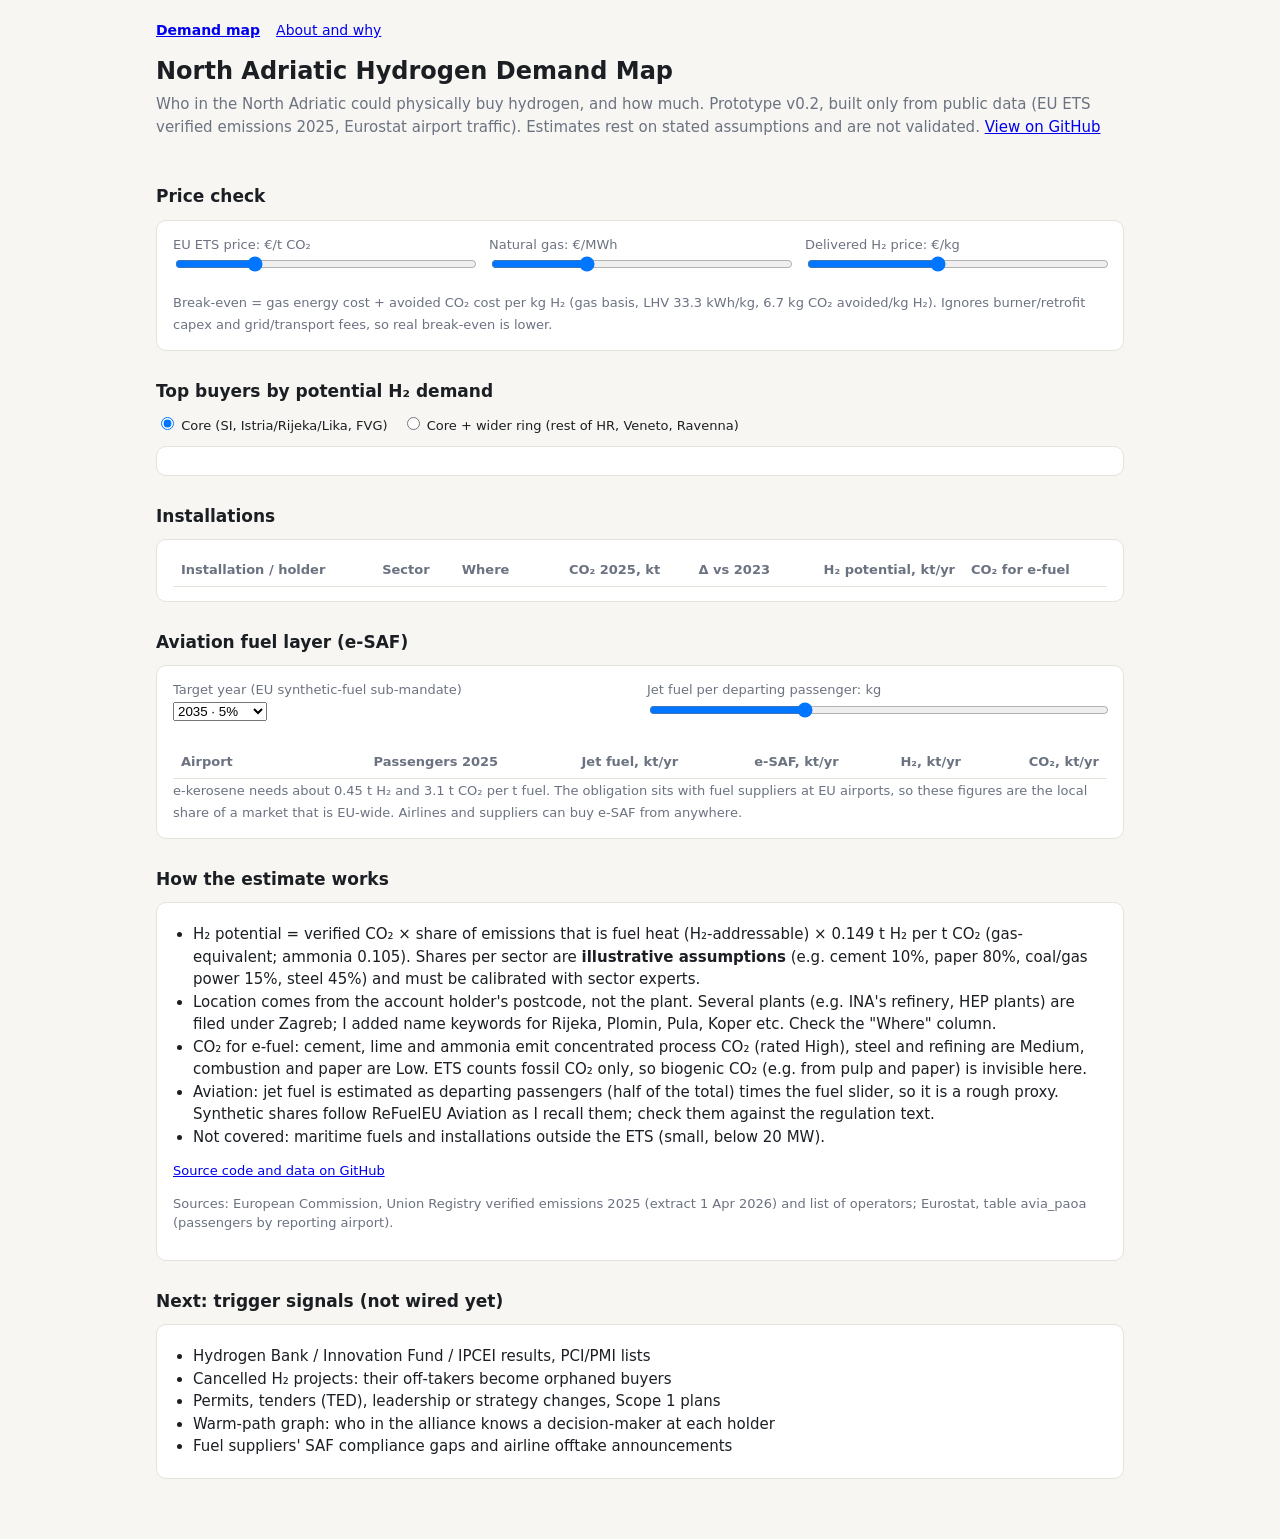
<file: scripts/template.html>
<!doctype html><html lang="en"><head><meta charset="utf-8"><meta name="viewport" content="width=device-width,initial-scale=1">
<title>North Adriatic H2 Demand Map</title>
<style>
:root{--bg:#f7f6f2;--card:#fff;--ink:#1b1f23;--mut:#6b7280;--line:#e4e2da;--core:#0f766e;--ring:#9ca3af;--acc:#b45309}
@media(prefers-color-scheme:dark){:root{--bg:#14171a;--card:#1c2024;--ink:#e8e9ea;--mut:#9aa1a9;--line:#2c3237;--core:#2dd4bf;--ring:#6b7280;--acc:#f59e0b}}
*{box-sizing:border-box}body{margin:0;background:var(--bg);color:var(--ink);font:15px/1.5 system-ui,sans-serif}
main{max-width:1000px;margin:0 auto;padding:20px 16px 60px}h1{font-size:24px;margin:0 0 4px}h2{font-size:17px;margin:28px 0 10px}
.sub{color:var(--mut);margin:0 0 18px}.card{background:var(--card);border:1px solid var(--line);border-radius:10px;padding:14px 16px}
.kpis{display:grid;grid-template-columns:repeat(auto-fit,minmax(150px,1fr));gap:10px}.kpi b{display:block;font-size:24px}.kpi span{color:var(--mut);font-size:13px}
.ctl{display:grid;grid-template-columns:repeat(auto-fit,minmax(220px,1fr));gap:14px}.ctl label{font-size:13px;color:var(--mut);display:block}.ctl input{width:100%}
.verdict{margin-top:12px;font-weight:600}.row{display:grid;grid-template-columns:150px 1fr 70px;gap:8px;align-items:center;font-size:13px;margin:5px 0}
.row .nm{overflow:hidden;text-overflow:ellipsis;white-space:nowrap}.bar{height:14px;background:var(--core);border-radius:3px}.bar.ring{background:var(--ring)}
table{width:100%;border-collapse:collapse;font-size:13px}th,td{padding:6px 8px;border-bottom:1px solid var(--line);text-align:left;vertical-align:top}th{cursor:pointer;color:var(--mut);font-weight:600;white-space:nowrap}td.n,th.n{text-align:right}
.tw{overflow-x:auto}.tag{font-size:11px;padding:1px 6px;border-radius:9px;border:1px solid var(--line);color:var(--mut)}.tag.core{color:var(--core);border-color:var(--core)}
.tog{display:flex;gap:14px;margin:0 0 10px;font-size:13px}small,.note{color:var(--mut);font-size:13px}ul{margin:6px 0;padding-left:20px}
</style></head><body><main>
<nav style="display:flex;gap:16px;font-size:14px;margin:0 0 12px"><a href="index.html"><b>Demand map</b></a><a href="about.html">About and why</a></nav>
<h1>North Adriatic Hydrogen Demand Map</h1>
<p class="sub">Who in the North Adriatic could physically buy hydrogen, and how much. Prototype v0.2, built only from public data (EU ETS verified emissions 2025, Eurostat airport traffic). Estimates rest on stated assumptions and are not validated. <a href="https://github.com/MaxSemenchuk/north-adriatic-h2-demand-map">View on GitHub</a></p>
<div class="kpis" id="kpis"></div>
<h2>Price check</h2>
<div class="card"><div class="ctl">
<div><label>EU ETS price: <b id="vE"></b> €/t CO₂</label><input id="iE" type="range" min="40" max="200" value="80"></div>
<div><label>Natural gas: <b id="vG"></b> €/MWh</label><input id="iG" type="range" min="15" max="80" value="35"></div>
<div><label>Delivered H₂ price: <b id="vH"></b> €/kg</label><input id="iH" type="range" min="1" max="8" step="0.1" value="4"></div></div>
<div class="verdict" id="verdict"></div>
<small>Break-even = gas energy cost + avoided CO₂ cost per kg H₂ (gas basis, LHV 33.3 kWh/kg, 6.7 kg CO₂ avoided/kg H₂). Ignores burner/retrofit capex and grid/transport fees, so real break-even is lower.</small></div>
<h2>Top buyers by potential H₂ demand</h2>
<div class="tog"><label><input type="radio" name="z" value="core" checked> Core (SI, Istria/Rijeka/Lika, FVG)</label><label><input type="radio" name="z" value="all"> Core + wider ring (rest of HR, Veneto, Ravenna)</label></div>
<div class="card" id="bars"></div>
<h2>Installations</h2>
<div class="card tw"><table id="tb"><thead><tr><th data-k="n">Installation / holder</th><th data-k="s">Sector</th><th data-k="c">Where</th><th class="n" data-k="e">CO₂ 2025, kt</th><th class="n" data-k="tr">Δ vs 2023</th><th class="n" data-k="h2">H₂ potential, kt/yr</th><th data-k="cq">CO₂ for e-fuel</th></tr></thead><tbody></tbody></table></div>
<h2>Aviation fuel layer (e-SAF)</h2>
<div class="card"><div class="ctl"><div><label>Target year (EU synthetic-fuel sub-mandate)</label><select id="yr"><option value="0.012">2030 · 1.2%</option><option value="0.05" selected>2035 · 5%</option><option value="0.10">2040 · 10%</option><option value="0.15">2045 · 15%</option><option value="0.35">2050 · 35%</option></select></div>
<div><label>Jet fuel per departing passenger: <b id="vF"></b> kg</label><input id="iF" type="range" min="30" max="120" value="60"></div></div>
<div class="kpis" id="akp" style="margin-top:12px"></div>
<div class="tw" style="margin-top:10px"><table id="at"><thead><tr><th>Airport</th><th class="n">Passengers 2025</th><th class="n">Jet fuel, kt/yr</th><th class="n">e-SAF, kt/yr</th><th class="n">H₂, kt/yr</th><th class="n">CO₂, kt/yr</th></tr></thead><tbody></tbody></table></div>
<small>e-kerosene needs about 0.45 t H₂ and 3.1 t CO₂ per t fuel. The obligation sits with fuel suppliers at EU airports, so these figures are the local share of a market that is EU-wide. Airlines and suppliers can buy e-SAF from anywhere.</small></div>
<h2>How the estimate works</h2>
<div class="card"><ul>
<li>H₂ potential = verified CO₂ × share of emissions that is fuel heat (H₂-addressable) × 0.149 t H₂ per t CO₂ (gas-equivalent; ammonia 0.105). Shares per sector are <b>illustrative assumptions</b> (e.g. cement 10%, paper 80%, coal/gas power 15%, steel 45%) and must be calibrated with sector experts.</li>
<li>Location comes from the account holder's postcode, not the plant. Several plants (e.g. INA's refinery, HEP plants) are filed under Zagreb; I added name keywords for Rijeka, Plomin, Pula, Koper etc. Check the "Where" column.</li>
<li>CO₂ for e-fuel: cement, lime and ammonia emit concentrated process CO₂ (rated High), steel and refining are Medium, combustion and paper are Low. ETS counts fossil CO₂ only, so biogenic CO₂ (e.g. from pulp and paper) is invisible here.</li><li>Aviation: jet fuel is estimated as departing passengers (half of the total) times the fuel slider, so it is a rough proxy. Synthetic shares follow ReFuelEU Aviation as I recall them; check them against the regulation text.</li><li>Not covered: maritime fuels and installations outside the ETS (small, below 20 MW).</li></ul>
<p class="note"><a href="https://github.com/MaxSemenchuk/north-adriatic-h2-demand-map">Source code and data on GitHub</a></p>
<p class="note">Sources: European Commission, Union Registry verified emissions 2025 (extract 1 Apr 2026) and list of operators; Eurostat, table avia_paoa (passengers by reporting airport).</p></div>
<h2>Next: trigger signals (not wired yet)</h2>
<div class="card"><ul><li>Hydrogen Bank / Innovation Fund / IPCEI results, PCI/PMI lists</li><li>Cancelled H₂ projects: their off-takers become orphaned buyers</li><li>Permits, tenders (TED), leadership or strategy changes, Scope 1 plans</li><li>Warm-path graph: who in the alliance knows a decision-maker at each holder</li><li>Fuel suppliers' SAF compliance gaps and airline offtake announcements</li></ul></div>
</main>
<script>
const D=__DATA__;const $=s=>document.querySelector(s);let sk='h2',asc=false;
const cq=s=>/Cement|Lime|Ammonia/.test(s)?'High':/Steel|Refining/.test(s)?'Medium':'Low';
D.forEach(r=>{r.cq=cq(r.s);r.h2=r.e*r.sh*r.f/1000;r.tr=r.e23?r.e/r.e23-1:null});
const f0=x=>x.toLocaleString('en',{maximumFractionDigits:0}),f1=x=>x.toLocaleString('en',{maximumFractionDigits:1});
function zone(){return document.querySelector('input[name=z]:checked').value}
function rows(){return D.filter(r=>zone()=='all'||r.z=='core')}
function kpis(){const c=D.filter(r=>r.z=='core');const hs={};c.forEach(r=>hs[r.h]=(hs[r.h]||0)+r.h2);const top=Object.entries(hs).sort((a,b)=>b[1]-a[1]).slice(0,5).reduce((s,e)=>s+e[1],0);
const tot=c.reduce((s,r)=>s+r.h2,0);
$('#kpis').innerHTML=[[c.length,'installations in core'],[f0(c.reduce((s,r)=>s+r.e,0)/1000)+' kt','CO₂ 2025, core'],[f0(tot)+' kt/yr','H₂ potential, core'],[Math.round(top/tot*100)+'%','held by top 5 holders']].map(x=>`<div class="card kpi"><b>${x[0]}</b><span>${x[1]}</span></div>`).join('')}
function price(){const E=+$('#iE').value,G=+$('#iG').value,H=+$('#iH').value;$('#vE').textContent=E;$('#vG').textContent=G;$('#vH').textContent=H.toFixed(1);
const be=33.3*G/1000+6.7*E/1000;$('#verdict').textContent=`Break-even delivered H₂ price ≈ ${be.toFixed(2)} €/kg. At ${H.toFixed(1)} €/kg the gap is ${(H-be).toFixed(2)} €/kg → ${H<=be?'buyers switch on economics alone':'subsidy, mandate or offtake premium needed'}.`}
function bars(){const hs={};rows().forEach(r=>{const o=hs[r.h]||(hs[r.h]={v:0,core:0});o.v+=r.h2;if(r.z=='core')o.core+=r.h2});
const a=Object.entries(hs).sort((x,y)=>y[1].v-x[1].v).slice(0,12),m=a[0][1].v;
$('#bars').innerHTML=a.map(([n,o])=>`<div class="row"><div class="nm" title="${n}">${n}</div><div><div class="bar ${o.core?'':'ring'}" style="width:${o.v/m*100}%"></div></div><div>${f1(o.v)} kt</div></div>`).join('')}
function tbl(){const rs=rows().slice().sort((a,b)=>{let x=a[sk],y=b[sk];if(x==null)x=-9;if(y==null)y=-9;return (x>y?1:x<y?-1:0)*(asc?1:-1)});
$('#tb tbody').innerHTML=rs.slice(0,60).map(r=>`<tr><td>${r.n}<br><small>${r.h}</small></td><td>${r.s}</td><td>${r.c} · ${r.city||''} <span class="tag ${r.z}">${r.z}</span></td><td class="n">${f0(r.e/1000)}</td><td class="n">${r.tr==null?'–':(r.tr>0?'+':'')+Math.round(r.tr*100)+'%'}</td><td class="n">${f1(r.h2)}</td><td>${r.cq}</td></tr>`).join('')}
document.querySelectorAll('th').forEach(t=>t.onclick=()=>{const k=t.dataset.k;asc=sk==k?!asc:false;sk=k;tbl()});
document.querySelectorAll('input[name=z]').forEach(i=>i.onchange=()=>{bars();tbl()});
['iE','iG','iH'].forEach(i=>$('#'+i).oninput=price);kpis();price();bars();tbl();
const A=__AIR__;
function air(){const m=+$('#yr').value,fk=+$('#iF').value;$('#vF').textContent=fk;
const rs=Object.values(A).map(a=>{const p=a.pax['2025'],jet=p/2*fk/1e6,es=jet*m;return{n:a.name.replace(/ airport/i,''),p,jet,es,h:es*.45,c:es*3.1}}).sort((a,b)=>b.p-a.p);
const T=rs.reduce((o,r)=>({jet:o.jet+r.jet,es:o.es+r.es,h:o.h+r.h,c:o.c+r.c}),{jet:0,es:0,h:0,c:0});
const ind=D.filter(r=>r.z=='core').reduce((s,r)=>s+r.h2,0);
$('#akp').innerHTML=[[f0(T.jet)+' kt','jet fuel, 8 airports'],[f1(T.es)+' kt','e-SAF obligation share'],[f1(T.h)+' kt','H₂ needed (vs '+f0(ind)+' kt industry)'],[f1(T.c)+' kt','CO₂ needed']].map(x=>`<div class="card kpi"><b>${x[0]}</b><span>${x[1]}</span></div>`).join('');
$('#at tbody').innerHTML=rs.map(r=>`<tr><td>${r.n}</td><td class="n">${f0(r.p)}</td><td class="n">${f0(r.jet)}</td><td class="n">${f1(r.es)}</td><td class="n">${f1(r.h)}</td><td class="n">${f1(r.c)}</td></tr>`).join('')}
$('#yr').onchange=air;$('#iF').oninput=air;air();

</script></body></html>
</file>
<file: style.css>
:root{--bg:#f7f6f2;--card:#fff;--ink:#1b1f23;--mut:#6b7280;--line:#e4e2da;--core:#0f766e;--ring:#9ca3af;--acc:#b45309}
@media(prefers-color-scheme:dark){:root{--bg:#14171a;--card:#1c2024;--ink:#e8e9ea;--mut:#9aa1a9;--line:#2c3237;--core:#2dd4bf;--ring:#6b7280;--acc:#f59e0b}}
*{box-sizing:border-box}body{margin:0;background:var(--bg);color:var(--ink);font:15px/1.5 system-ui,sans-serif}
main{max-width:1000px;margin:0 auto;padding:20px 16px 60px}h1{font-size:24px;margin:0 0 4px}h2{font-size:17px;margin:28px 0 10px}
.sub{color:var(--mut);margin:0 0 18px}.card{background:var(--card);border:1px solid var(--line);border-radius:10px;padding:14px 16px}
.kpis{display:grid;grid-template-columns:repeat(auto-fit,minmax(150px,1fr));gap:10px}.kpi b{display:block;font-size:24px}.kpi span{color:var(--mut);font-size:13px}
.ctl{display:grid;grid-template-columns:repeat(auto-fit,minmax(220px,1fr));gap:14px}.ctl label{font-size:13px;color:var(--mut);display:block}.ctl input{width:100%}
.verdict{margin-top:12px;font-weight:600}.row{display:grid;grid-template-columns:150px 1fr 70px;gap:8px;align-items:center;font-size:13px;margin:5px 0}
.row .nm{overflow:hidden;text-overflow:ellipsis;white-space:nowrap}.bar{height:14px;background:var(--core);border-radius:3px}.bar.ring{background:var(--ring)}
table{width:100%;border-collapse:collapse;font-size:13px}th,td{padding:6px 8px;border-bottom:1px solid var(--line);text-align:left;vertical-align:top}th{cursor:pointer;color:var(--mut);font-weight:600;white-space:nowrap}td.n,th.n{text-align:right}
.tw{overflow-x:auto}.tag{font-size:11px;padding:1px 6px;border-radius:9px;border:1px solid var(--line);color:var(--mut)}.tag.core{color:var(--core);border-color:var(--core)}
.tog{display:flex;gap:14px;margin:0 0 10px;font-size:13px}small,.note{color:var(--mut);font-size:13px}ul{margin:6px 0;padding-left:20px}

nav{display:flex;flex-wrap:wrap;gap:6px 16px;font-size:14px;margin:0 0 16px}a,nav a{color:var(--core)}nav a b{color:var(--ink)}p{margin:8px 0}
.grid{display:grid;grid-template-columns:repeat(auto-fit,minmax(260px,1fr));gap:10px}.grid .card h3{margin:0 0 6px;font-size:15px}
.card+.card,.kpis+.card,.tw+.card{margin-top:12px}h3{font-size:15px;margin:6px 0}
.kpis .card+.card,.grid .card+.card{margin-top:0}
</file>
